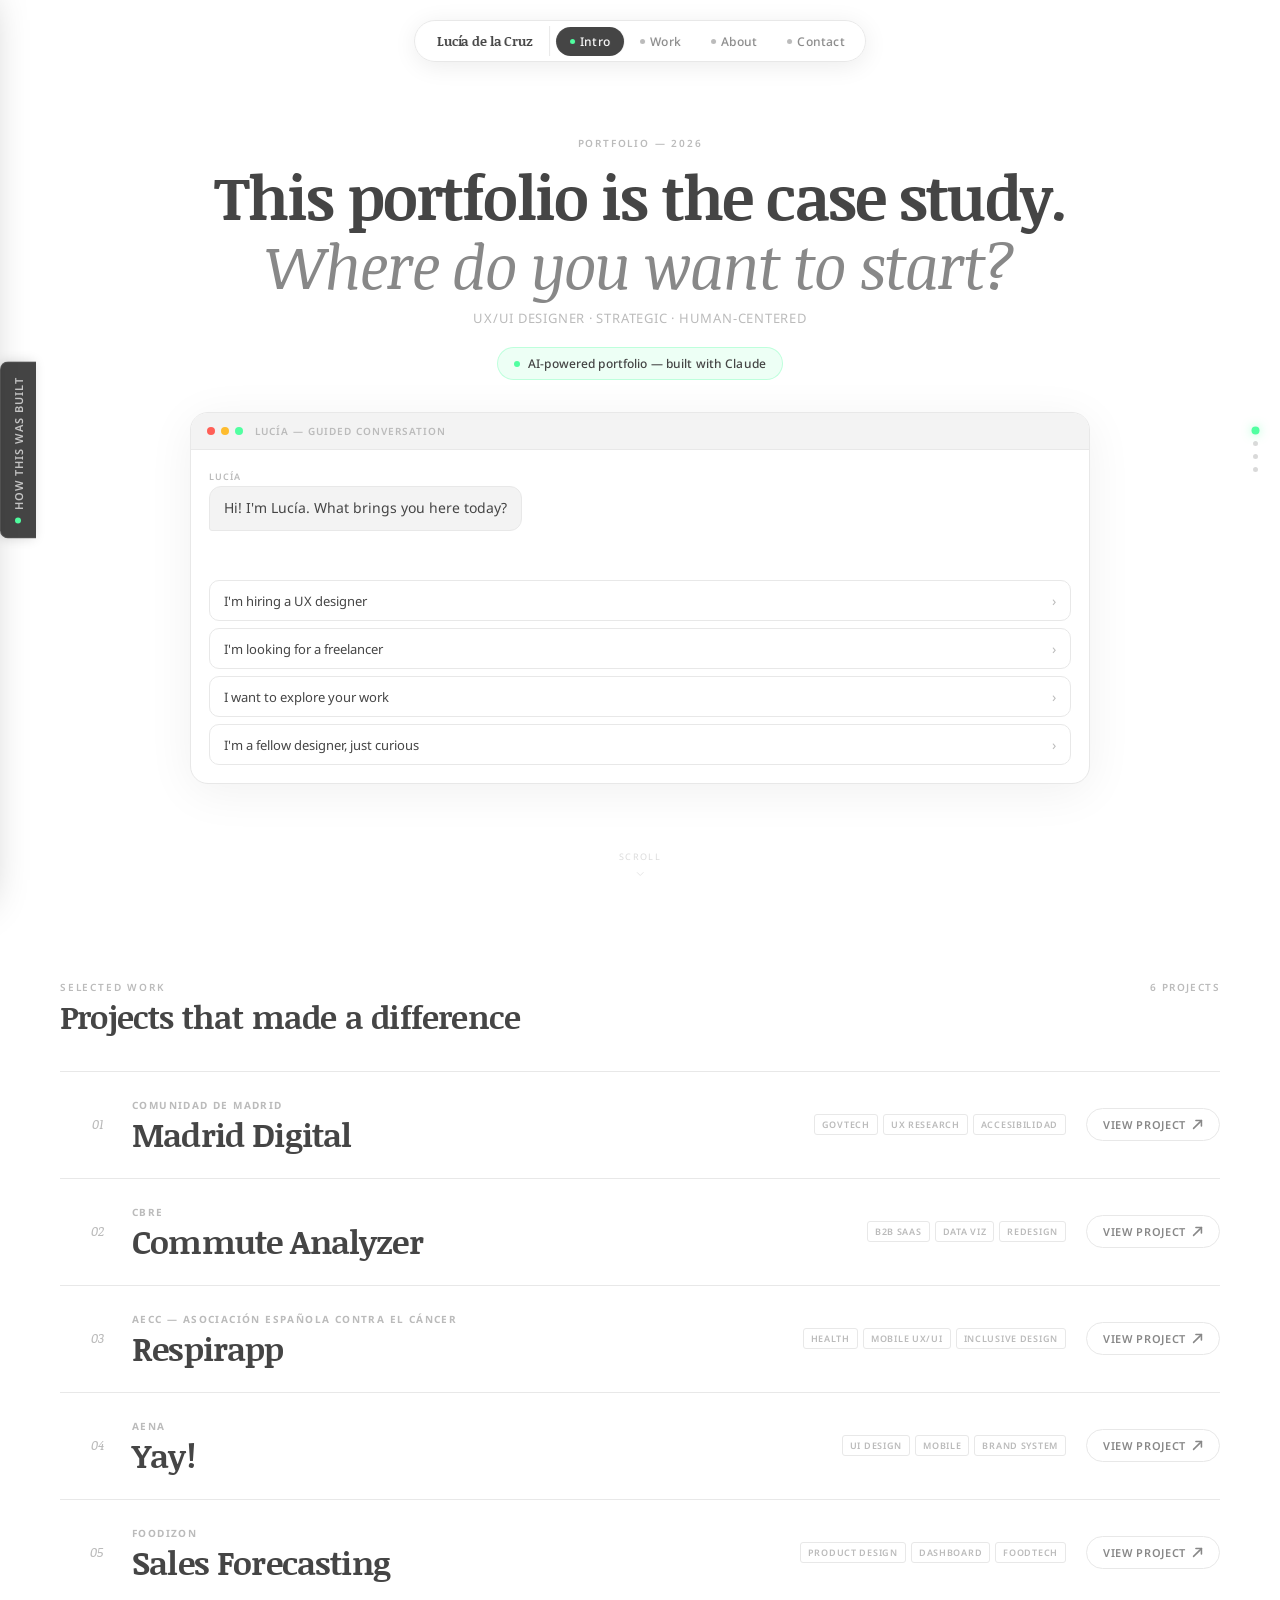
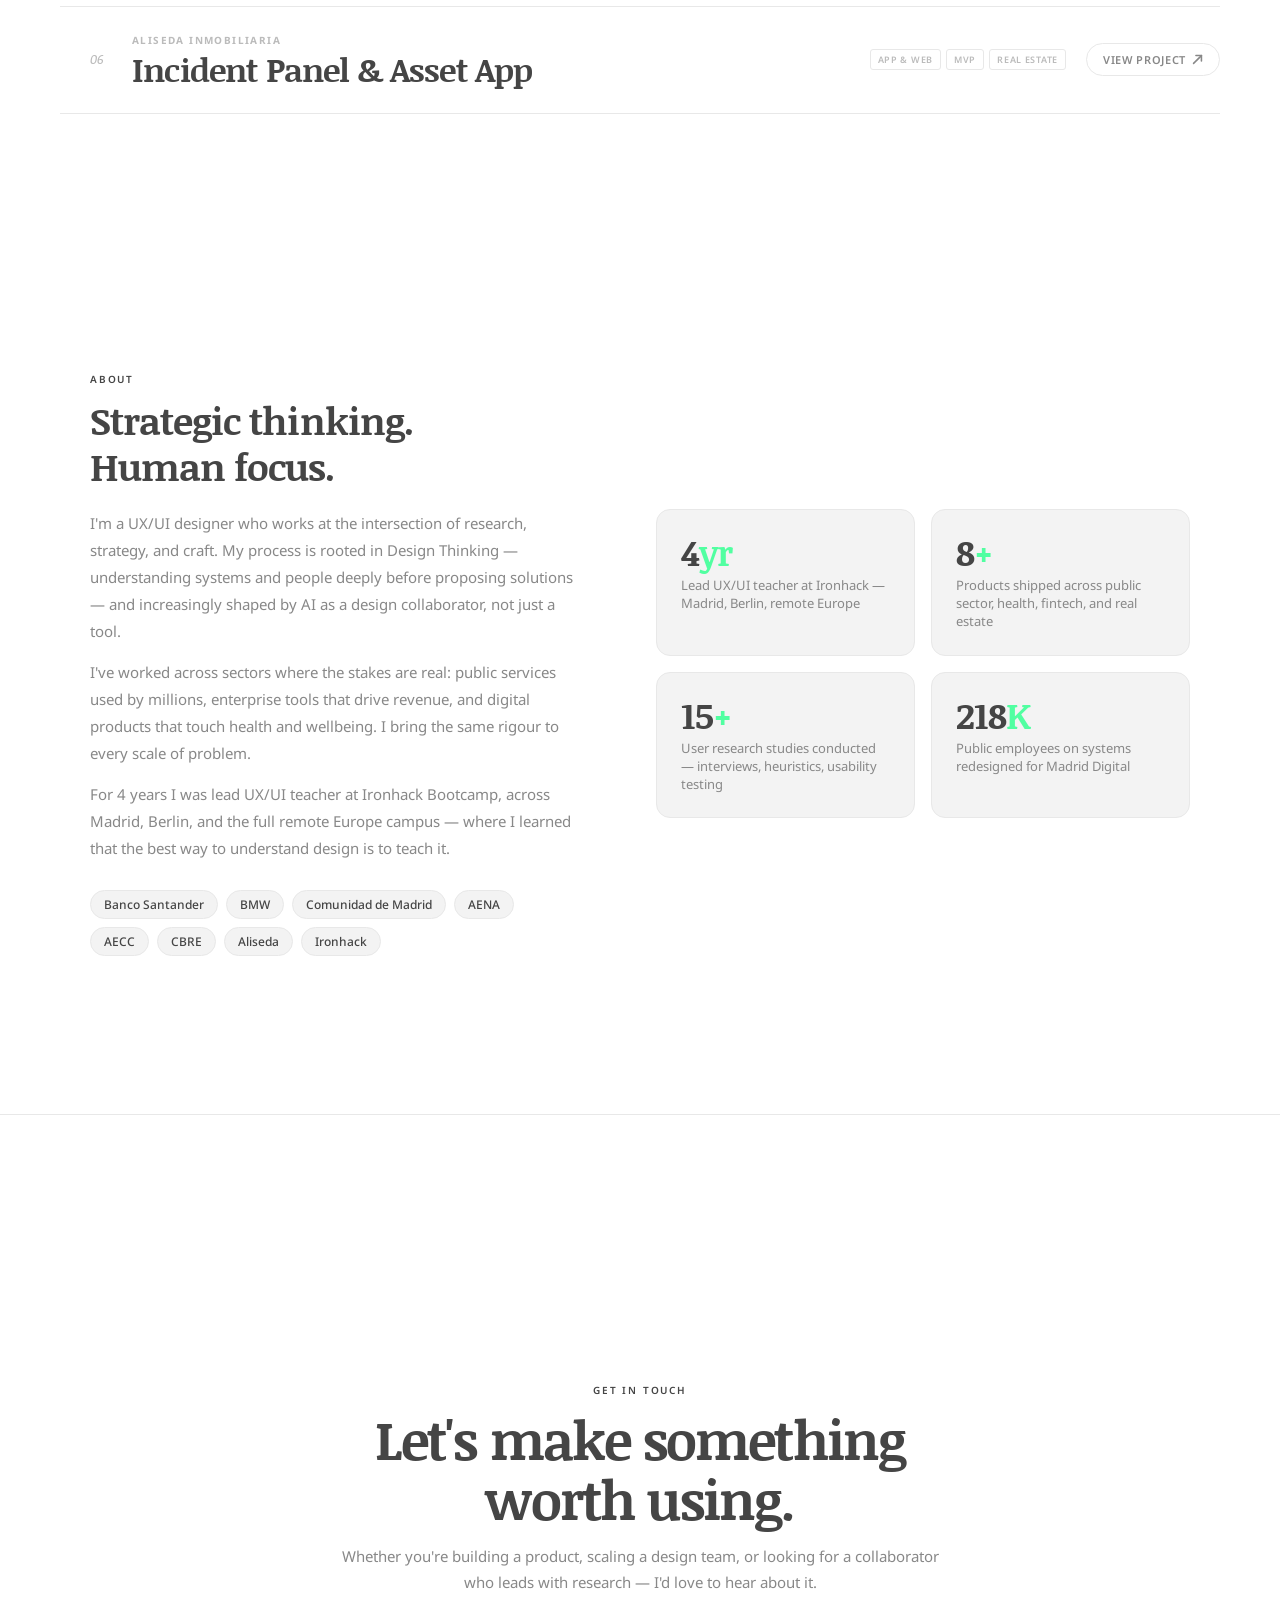
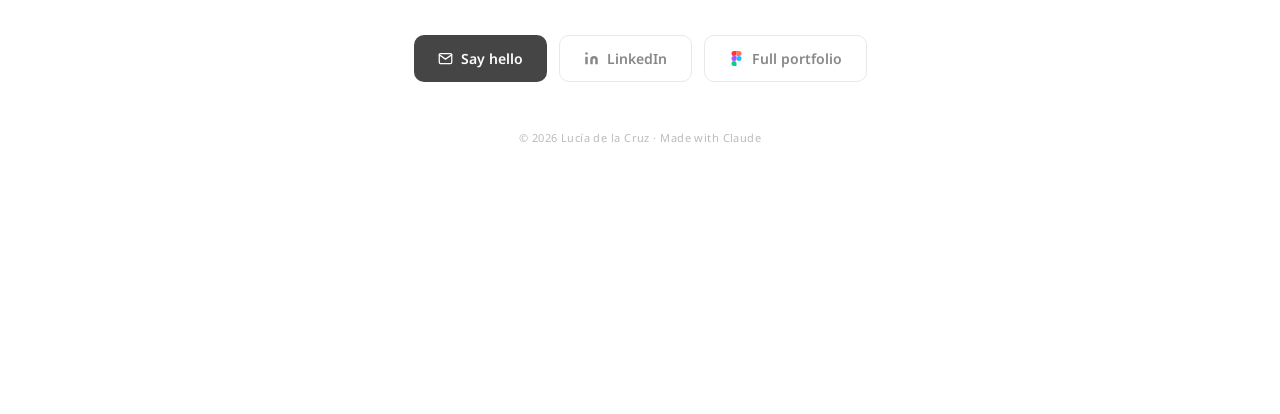
<file: index.html>
<!DOCTYPE html>
<html lang="en">
<head>
  <meta charset="UTF-8" />
  <meta name="viewport" content="width=device-width, initial-scale=1.0" />
  <title>Lucía de la Cruz — UX/UI Designer</title>
  <link href="https://fonts.googleapis.com/css2?family=Noticia+Text:ital,wght@0,400;0,700;1,400&family=Noto+Sans:wght@300;400;500;600&display=swap" rel="stylesheet" />
  <style>
    *, *::before, *::after { box-sizing: border-box; margin: 0; padding: 0; }

    :root {
      --accent: #51FFA1;
      --accent-dim: rgba(81,255,161,0.10);
      --accent-mid: rgba(81,255,161,0.30);
      --text: #454545;
      --text-light: #888;
      --text-lighter: #bbb;
      --bg: #ffffff;
      --bg-alt: #F3F3F3;
      --border: #e8e8e8;
      --font-display: 'Noticia Text', serif;
      --font-body: 'Noto Sans', sans-serif;
    }

    html { scroll-snap-type: y mandatory; overflow-y: scroll; overflow-x: hidden; }
    body { font-family: var(--font-body); color: var(--text); background: var(--bg); }

    .fs {
      min-height: 100vh;
      scroll-snap-align: start;
      display: flex;
      flex-direction: column;
      position: relative;
      overflow: hidden;
    }

    /* ── PILL NAV ── */
    .pill-nav {
      position: fixed;
      top: 20px; left: 50%;
      transform: translateX(-50%);
      z-index: 300;
      display: flex; align-items: center; gap: 2px;
      background: rgba(255,255,255,0.92);
      backdrop-filter: blur(20px);
      -webkit-backdrop-filter: blur(20px);
      border: 1px solid var(--border);
      border-radius: 100px;
      padding: 5px 6px;
      box-shadow: 0 4px 24px rgba(0,0,0,0.08);
    }

    .pill-name {
      font-family: var(--font-display);
      font-size: 0.8125rem; font-weight: 700;
      color: var(--text); padding: 6px 16px;
      letter-spacing: -0.01em; white-space: nowrap;
      border-right: 1px solid var(--border); margin-right: 4px;
    }

    .pill-btn {
      display: flex; align-items: center; gap: 5px;
      padding: 6px 14px; border-radius: 100px; border: none;
      background: transparent;
      font-family: var(--font-body); font-size: 0.75rem; font-weight: 500;
      color: var(--text-light); cursor: pointer;
      transition: all 0.2s; white-space: nowrap; letter-spacing: 0.02em;
    }

    .pill-btn .pdot {
      width: 5px; height: 5px; border-radius: 50%;
      background: var(--text-lighter); transition: all 0.2s; flex-shrink: 0;
    }

    .pill-btn.active { background: var(--text); color: #fff; }
    .pill-btn.active .pdot { background: var(--accent); }
    .pill-btn:hover:not(.active) { color: var(--text); background: var(--bg-alt); }

    /* right dots */
    .nav-dots {
      position: fixed; right: 22px; top: 50%;
      transform: translateY(-50%); z-index: 200;
      display: flex; flex-direction: column; gap: 8px;
    }

    .nav-dot {
      width: 5px; height: 5px; border-radius: 50%;
      background: rgba(0,0,0,0.15);
      cursor: pointer; transition: all 0.3s; border: none; padding: 0;
    }

    .nav-dot.active {
      background: var(--accent); transform: scale(1.6);
      box-shadow: 0 0 6px rgba(81,255,161,0.5);
    }

    /* ═══════════════════════════════════════
       PROMPT LOG DRAWER — versioned changelog
    ═══════════════════════════════════════ */
    .log-trigger {
      position: fixed; left: 0; top: 50%;
      transform: translateY(-50%); z-index: 400;
    }

    .log-tab {
      writing-mode: vertical-rl; text-orientation: mixed;
      transform: rotate(180deg);
      display: flex; align-items: center; gap: 7px;
      padding: 14px 10px;
      background: var(--text);
      border: 1px solid rgba(255,255,255,0.1); border-left: none;
      border-radius: 0 8px 8px 0;
      cursor: pointer;
      font-family: var(--font-body); font-size: 0.6875rem; font-weight: 600;
      letter-spacing: 0.1em; text-transform: uppercase;
      color: rgba(255,255,255,0.7);
      transition: all 0.2s;
      box-shadow: 2px 0 12px rgba(0,0,0,0.15);
      white-space: nowrap;
    }

    .log-tab:hover { color: #fff; background: #2a2a2a; }

    .log-tab-dot {
      width: 6px; height: 6px; border-radius: 50%;
      background: var(--accent); animation: pulse 2s ease infinite; flex-shrink: 0;
    }

    .log-overlay {
      position: fixed; inset: 0; background: rgba(0,0,0,0.12);
      z-index: 490; opacity: 0; pointer-events: none; transition: opacity 0.3s;
    }
    .log-overlay.on { opacity: 1; pointer-events: all; }

    .log-drawer {
      position: fixed; left: -460px; top: 0; bottom: 0; width: 440px;
      background: #111;
      border-right: 1px solid rgba(255,255,255,0.08);
      z-index: 500;
      display: flex; flex-direction: column;
      box-shadow: 4px 0 40px rgba(0,0,0,0.3);
      transition: left 0.35s cubic-bezier(0.25,0.46,0.45,0.94);
      overflow: hidden;
    }

    .log-drawer.open { left: 0; }

    /* drawer header */
    .log-head {
      padding: 28px 28px 20px;
      border-bottom: 1px solid var(--border);
      flex-shrink: 0;
    }

    .log-head-top {
      display: flex; align-items: flex-start;
      justify-content: space-between; margin-bottom: 16px;
    }

    .log-head-title {
      font-family: var(--font-display);
      font-size: 1.0625rem; font-weight: 700;
      color: #fff; letter-spacing: -0.01em; margin-bottom: 3px;
    }

    .log-head-sub {
      font-size: 0.75rem; color: rgba(255,255,255,0.4); line-height: 1.5;
    }

    .log-close {
      width: 28px; height: 28px; border-radius: 6px;
      border: 1px solid rgba(255,255,255,0.12); background: rgba(255,255,255,0.06);
      cursor: pointer; font-size: 0.875rem; color: rgba(255,255,255,0.5);
      display: flex; align-items: center; justify-content: center;
      transition: all 0.15s; flex-shrink: 0; margin-left: 12px; margin-top: 2px;
    }

    .log-close:hover { background: rgba(255,255,255,0.12); color: #fff; }

    .log-meta { display: flex; gap: 20px; }
    .log-meta-item { }

    .log-meta-label {
      font-size: 0.5625rem; font-weight: 700;
      letter-spacing: 0.12em; text-transform: uppercase;
      color: rgba(255,255,255,0.25); margin-bottom: 2px;
    }

    .log-meta-val {
      font-size: 0.75rem; font-weight: 600; color: rgba(255,255,255,0.7);
      font-family: monospace;
    }

    .log-meta-val.green { color: var(--accent); }

    .log-scroll { flex: 1; overflow-y: auto; padding: 0; }
    .log-scroll::-webkit-scrollbar { width: 3px; }
    .log-scroll::-webkit-scrollbar-thumb { background: rgba(255,255,255,0.1); border-radius: 2px; }

    .log-version { border-bottom: 1px solid rgba(255,255,255,0.06); }

    .log-version-header {
      display: flex; align-items: center; gap: 12px;
      padding: 14px 28px;
      background: rgba(255,255,255,0.03);
      border-bottom: 1px solid rgba(255,255,255,0.05);
      cursor: pointer; transition: background 0.15s;
    }

    .log-version-header:hover { background: rgba(255,255,255,0.06); }

    .log-v-num {
      font-family: monospace; font-size: 0.75rem; font-weight: 700;
      color: rgba(255,255,255,0.8);
      background: rgba(255,255,255,0.08);
      border: 1px solid rgba(255,255,255,0.12);
      border-radius: 4px; padding: 2px 8px; flex-shrink: 0;
    }

    .log-v-title { font-size: 0.8125rem; font-weight: 600; color: rgba(255,255,255,0.65); flex: 1; }
    .log-v-date { font-size: 0.6875rem; color: rgba(255,255,255,0.2); font-family: monospace; flex-shrink: 0; }

    .log-v-chevron {
      width: 14px; height: 14px; color: rgba(255,255,255,0.2);
      transition: transform 0.2s; flex-shrink: 0;
    }

    .log-version.open .log-v-chevron { transform: rotate(180deg); }

    .log-entries { display: none; flex-direction: column; gap: 0; padding: 0 28px; }
    .log-version.open .log-entries { display: flex; }

    .log-entry {
      display: flex; gap: 14px; padding: 14px 0;
      border-bottom: 1px solid rgba(255,255,255,0.05); position: relative;
    }

    .log-entry:last-child { border-bottom: none; }

    .log-stripe { width: 3px; flex-shrink: 0; border-radius: 2px; align-self: stretch; min-height: 20px; margin-top: 2px; }
    .log-stripe.add    { background: var(--accent); }
    .log-stripe.change { background: #FFCA01; }
    .log-stripe.remove { background: #E10E49; }
    .log-stripe.note   { background: rgba(255,255,255,0.15); }

    .log-entry-body { flex: 1; min-width: 0; }

    .log-entry-type {
      display: inline-flex; align-items: center; gap: 4px;
      font-size: 0.5625rem; font-weight: 700;
      letter-spacing: 0.1em; text-transform: uppercase; margin-bottom: 4px;
    }

    .log-entry-type.add    { color: var(--accent); }
    .log-entry-type.change { color: #FFCA01; }
    .log-entry-type.remove { color: #E10E49; }
    .log-entry-type.note   { color: rgba(255,255,255,0.25); }

    .log-entry-who { font-size: 0.5625rem; font-weight: 600; letter-spacing: 0.08em; text-transform: uppercase; color: rgba(255,255,255,0.25); margin-left: 8px; }
    .log-entry-who.is-claude { color: var(--accent); opacity: 0.8; }

    .log-entry-text { font-size: 0.8125rem; color: rgba(255,255,255,0.6); line-height: 1.55; }
    .log-entry-text code { font-family: monospace; font-size: 0.75rem; background: rgba(255,255,255,0.06); border: 1px solid rgba(255,255,255,0.1); padding: 1px 5px; border-radius: 3px; }
    .log-entry-text em { color: rgba(255,255,255,0.35); font-style: normal; }

    .log-prompt {
      margin-top: 8px; padding: 8px 12px;
      background: rgba(255,255,255,0.04); border-left: 2px solid rgba(255,255,255,0.1);
      border-radius: 0 6px 6px 0;
      font-size: 0.75rem; color: rgba(255,255,255,0.35);
      line-height: 1.55; font-style: italic;
    }

    /* ═══════════════════════════════════════
       S1 · HERO
    ═══════════════════════════════════════ */
    #s-hero {
      align-items: center; justify-content: center;
      padding: 100px 24px 80px; background: var(--bg);
    }

    .hero-inner {
      width: 100%; max-width: 900px;
      display: flex; flex-direction: column; align-items: center;
    }

    .hero-year {
      font-size: 0.625rem; font-weight: 600;
      letter-spacing: 0.18em; text-transform: uppercase;
      color: var(--text-lighter); margin-bottom: 12px;
    }

    .hero-title {
      font-family: var(--font-display);
      font-size: clamp(2.4rem,4.8vw,4.4rem); font-weight: 700;
      color: var(--text); text-align: center; line-height: 1.12;
      letter-spacing: -0.03em; margin-bottom: 10px;
      width: 100%;
    }

    .hero-title em {
      font-style: italic; font-weight: 400;
      color: var(--text-light);
      display: block;
    }

    .hero-sub {
      font-size: 0.8125rem; color: var(--text-lighter); font-weight: 400;
      text-align: center; letter-spacing: 0.06em; text-transform: uppercase;
      margin-bottom: 20px;
    }

    .ai-badge {
      display: inline-flex; align-items: center; gap: 8px;
      padding: 7px 16px; background: var(--accent-dim);
      border: 1px solid var(--accent-mid); border-radius: 100px;
      font-size: 0.75rem; font-weight: 500; color: var(--text);
      letter-spacing: 0.01em; margin-bottom: 32px;
    }

    .ai-dot {
      width: 6px; height: 6px; border-radius: 50%;
      background: var(--accent); animation: pulse 2s ease infinite;
    }

    @keyframes pulse { 0%,100%{transform:scale(1);opacity:1} 50%{transform:scale(1.5);opacity:.6} }

    /* chat */
    .chat-wrap {
      width: 100%; background: var(--bg);
      border: 1px solid var(--border); border-radius: 18px;
      overflow: hidden; box-shadow: 0 8px 48px rgba(0,0,0,0.06);
    }

    .chat-bar {
      display: flex; align-items: center; gap: 6px;
      padding: 11px 16px; background: var(--bg-alt);
      border-bottom: 1px solid var(--border);
    }

    .chat-dot { width: 8px; height: 8px; border-radius: 50%; }
    .cd-r{background:#ff5f57} .cd-y{background:#febc2e} .cd-g{background:var(--accent)}

    .chat-bar-lbl {
      margin-left: 6px; font-size: 0.625rem; font-weight: 600;
      color: var(--text-lighter); letter-spacing: 0.1em; text-transform: uppercase;
    }

    .chat-msgs {
      padding: 20px 18px 12px; min-height: 130px; max-height: 280px;
      overflow-y: auto; display: flex; flex-direction: column; gap: 14px;
    }

    .chat-msgs::-webkit-scrollbar{width:3px}
    .chat-msgs::-webkit-scrollbar-thumb{background:var(--border);border-radius:2px}

    .cmsg{display:flex;flex-direction:column;gap:3px;animation:msgIn .2s ease forwards}
    @keyframes msgIn{from{opacity:0;transform:translateY(4px)}to{opacity:1;transform:translateY(0)}}
    .cmsg.ai{align-self:flex-start;align-items:flex-start;max-width:88%}
    .cmsg.usr{align-self:flex-end;align-items:flex-end;max-width:88%}
    .cmsg-lbl{font-size:.5625rem;font-weight:600;letter-spacing:.12em;text-transform:uppercase;color:var(--text-lighter)}
    .cmsg-bbl{padding:10px 14px;border-radius:12px;font-size:.875rem;line-height:1.6}
    .cmsg.ai .cmsg-bbl{background:var(--bg-alt);border:1px solid var(--border);border-bottom-left-radius:3px}
    .cmsg.usr .cmsg-bbl{background:var(--text);color:#fff;border-bottom-right-radius:3px}

    .chat-choices{padding:0 18px 18px;display:flex;flex-direction:column;gap:7px}

    .choice-btn{
      width:100%;text-align:left;padding:10px 14px;
      border:1.5px solid var(--border);border-radius:10px;
      background:var(--bg);font-family:var(--font-body);font-size:.8125rem;
      color:var(--text);cursor:pointer;transition:all .16s;
      display:flex;align-items:center;justify-content:space-between;
    }
    .choice-btn:hover{border-color:var(--accent);background:var(--accent-dim)}
    .choice-arrow{color:var(--text-lighter);font-size:.875rem}

    .typing{display:none;align-self:flex-start;padding:10px 14px;background:var(--bg-alt);border:1px solid var(--border);border-radius:12px;border-bottom-left-radius:3px;gap:4px;align-items:center}
    .typing.on{display:flex}
    .tdot{width:5px;height:5px;border-radius:50%;background:var(--text-lighter);animation:tb 1.2s infinite}
    .tdot:nth-child(2){animation-delay:.2s}.tdot:nth-child(3){animation-delay:.4s}
    @keyframes tb{0%,60%,100%{transform:translateY(0);opacity:.4}30%{transform:translateY(-4px);opacity:1}}

    .cursor-blink{display:inline-block;width:2px;height:1em;background:var(--accent);margin-left:2px;vertical-align:text-bottom;animation:blink 1s step-end infinite}
    @keyframes blink{0%,100%{opacity:1}50%{opacity:0}}

    .scroll-hint{position:absolute;bottom:20px;left:50%;transform:translateX(-50%);display:flex;flex-direction:column;align-items:center;gap:5px;opacity:.3}
    .scroll-hint span{font-size:.5625rem;letter-spacing:.14em;text-transform:uppercase;color:var(--text-light)}
    .scroll-hint svg{animation:bob 2s ease infinite}
    @keyframes bob{0%,100%{transform:translateY(0)}50%{transform:translateY(5px)}}

    /* ═══════════════════════════════════════
       S2 · WORK — EDITORIAL LIST
    ═══════════════════════════════════════ */
    #s-work {
      background: var(--bg);
      min-height: 100vh;
      padding: 80px 0 100px;
      scroll-snap-align: start;
      display: flex;
      flex-direction: column;
    }

    .work-header {
      padding: 0 60px 32px;
      display: flex; align-items: baseline; justify-content: space-between;
    }

    .work-header .s-eye {
      font-size: 0.625rem; font-weight: 600;
      letter-spacing: 0.18em; text-transform: uppercase;
      color: var(--text-lighter);
    }

    .work-header h2 {
      font-family: var(--font-display);
      font-size: clamp(1.6rem,2.5vw,2.2rem); font-weight: 700;
      color: var(--text); letter-spacing: -0.025em;
    }

    .work-count {
      font-size: 0.625rem; font-weight: 600; letter-spacing: 0.14em;
      text-transform: uppercase; color: var(--text-lighter);
    }

    /* ── PROJECT LIST ── */
    .proj-list {
      flex: 1;
      padding: 0 60px;
      display: flex; flex-direction: column;
    }

    .proj-row {
      position: relative;
      display: grid;
      grid-template-columns: 44px 1fr auto;
      align-items: center;
      gap: 0 28px;
      padding: 26px 0;
      border-bottom: 1px solid var(--border);
      text-decoration: none; color: inherit;
      transition: background 0.18s;
      cursor: pointer;
    }

    .proj-row:first-child { border-top: 1px solid var(--border); }

    /* neon sweep on hover */
    .proj-row::before {
      content: '';
      position: absolute; inset: 0;
      background: var(--accent-dim);
      transform: scaleX(0); transform-origin: left;
      transition: transform 0.36s cubic-bezier(0.76,0,0.24,1);
      pointer-events: none; z-index: 0;
    }
    .proj-row:hover::before { transform: scaleX(1); }
    .proj-row > * { position: relative; z-index: 1; }

    /* index number */
    .proj-n {
      font-family: var(--font-display);
      font-size: 0.8125rem; font-weight: 400; font-style: italic;
      color: var(--text-lighter); text-align: right; line-height: 1;
      transition: color 0.2s;
    }
    .proj-row:hover .proj-n { color: var(--accent); }

    /* centre */
    .proj-mid {}

    .proj-client {
      font-size: 0.625rem; font-weight: 700; letter-spacing: 0.14em;
      text-transform: uppercase; color: var(--text-lighter);
      margin-bottom: 5px; display: block; transition: color 0.2s;
    }
    .proj-row:hover .proj-client { color: var(--text-light); }

    .proj-name {
      font-family: var(--font-display);
      font-size: clamp(1.55rem, 2.6vw, 2.4rem);
      font-weight: 700; line-height: 1.05; letter-spacing: -0.025em;
      color: var(--text); transition: color 0.2s;
    }
    .proj-row:hover .proj-name { color: var(--text); }

    /* right */
    .proj-right {
      display: flex; align-items: center; gap: 20px;
    }

    .proj-tags {
      display: flex; gap: 5px; flex-wrap: wrap; justify-content: flex-end;
    }

    .proj-tag {
      font-size: 0.5625rem; font-weight: 600; letter-spacing: 0.08em;
      text-transform: uppercase; color: var(--text-lighter);
      border: 1px solid var(--border); border-radius: 3px;
      padding: 3px 7px; transition: border-color 0.2s, color 0.2s;
    }
    .proj-row:hover .proj-tag {
      border-color: var(--accent-mid); color: var(--text-light);
    }

    /* CTA button */
    .proj-cta {
      display: inline-flex; align-items: center; gap: 6px;
      padding: 8px 16px; border-radius: 100px;
      background: transparent;
      border: 1.5px solid var(--border);
      font-family: var(--font-body); font-size: 0.6875rem; font-weight: 600;
      letter-spacing: 0.06em; text-transform: uppercase;
      color: var(--text-light); white-space: nowrap;
      text-decoration: none;
      transition: all 0.2s; flex-shrink: 0;
    }
    .proj-cta svg { transition: transform 0.2s; }
    .proj-row:hover .proj-cta {
      background: var(--accent); border-color: var(--accent);
      color: #1a1a1a;
    }
    .proj-row:hover .proj-cta svg { transform: translate(2px,-2px); }

    @media (max-width: 860px) {
      .work-header { padding: 0 24px 28px; }
      .proj-list { padding: 0 24px; }
      .proj-row { grid-template-columns: 32px 1fr; }
      .proj-right { display: none; }
    }


    /* ═══════════════════════════════════════
       S3 · ABOUT
    ═══════════════════════════════════════ */
    #s-about {
      background: var(--bg);
      align-items: center; justify-content: center; padding: 80px 40px;
    }

    .about-inner {
      max-width: 1100px; width: 100%;
      display: grid; grid-template-columns: 1fr 1.1fr;
      gap: 80px; align-items: center;
    }

    .about-left .s-eye { color: var(--text); margin-bottom: 12px; }

    .about-left .s-eye {
      font-size: 0.625rem; font-weight: 600;
      letter-spacing: 0.18em; text-transform: uppercase; display: block;
    }

    .about-left h2 {
      font-family: var(--font-display);
      font-size: clamp(1.8rem,3vw,2.6rem); font-weight: 700;
      letter-spacing: -0.025em; color: var(--text);
      line-height: 1.2; margin-bottom: 20px;
    }

    .about-left p {
      font-size: 0.9375rem; color: var(--text-light);
      line-height: 1.8; margin-bottom: 14px;
    }

    .about-left p strong { color: var(--text); font-weight: 600; }

    .clients-row { margin-top: 28px; display: flex; flex-wrap: wrap; gap: 8px; }

    .client-chip {
      font-size: 0.75rem; font-weight: 500;
      color: var(--text); background: var(--bg-alt);
      border: 1px solid var(--border); border-radius: 100px; padding: 5px 13px;
    }

    .about-right { display: grid; grid-template-columns: 1fr 1fr; gap: 16px; }

    .astat {
      padding: 24px; border-radius: 14px;
      border: 1px solid var(--border); background: var(--bg-alt);
    }

    .astat-n {
      font-family: var(--font-display); font-size: 2.25rem;
      font-weight: 700; color: var(--text);
      letter-spacing: -0.03em; line-height: 1; margin-bottom: 6px;
    }

    .astat-n span { color: var(--accent); }
    .astat-l { font-size: 0.8125rem; color: var(--text-light); line-height: 1.4; }

    /* ═══════════════════════════════════════
       S4 · CONTACT
    ═══════════════════════════════════════ */
    #s-contact {
      background: var(--bg); border-top: 1px solid var(--border);
      align-items: center; justify-content: center; padding: 80px 40px;
    }

    .contact-inner { max-width: 600px; width: 100%; text-align: center; }

    .contact-eye {
      font-size: 0.625rem; font-weight: 600;
      letter-spacing: 0.18em; text-transform: uppercase;
      color: var(--text); margin-bottom: 12px;
    }

    .contact-title {
      font-family: var(--font-display);
      font-size: clamp(2rem,5vw,3.4rem); font-weight: 700;
      color: var(--text); letter-spacing: -0.035em;
      line-height: 1.1; margin-bottom: 16px;
    }

    .contact-sub {
      font-size: 0.9375rem; color: var(--text-light);
      line-height: 1.7; margin-bottom: 40px;
    }

    .contact-links { display: flex; gap: 12px; justify-content: center; flex-wrap: wrap; }

    .cbtn {
      display: inline-flex; align-items: center; gap: 8px;
      padding: 13px 24px; border-radius: 10px;
      font-family: var(--font-body); font-size: 0.875rem; font-weight: 600;
      text-decoration: none; transition: all 0.2s;
    }

    .cbtn-accent { background: var(--text); color: #fff; }
    .cbtn-accent:hover { background: #2a2a2a; transform: translateY(-2px); }
    .cbtn-ghost { background: transparent; color: var(--text-light); border: 1px solid var(--border); }
    .cbtn-ghost:hover { border-color: var(--text); color: var(--text); }

    .contact-foot {
      margin-top: 48px; font-size: 0.6875rem;
      color: var(--text-lighter); letter-spacing: 0.04em;
    }

    /* ── RESPONSIVE ── */
    @media (max-width: 860px) {
      .pill-name { display: none; }
      .work-header { padding: 0 24px 32px; }
      .rc-inner { padding: 0 24px 20px; }
      .log-drawer { width: 320px; left: -340px; }
    }

    @media (max-width: 640px) {
      .pill-btn { padding: 6px 10px; font-size: 0.6875rem; }
      .nav-dots { display: none; }
      .rc-madrid .rc-name { font-size: 3rem; }
      .rc-cbre   .rc-name { font-size: 2.4rem; }
      .rc-resp .rc-name,.rc-yay .rc-name { font-size: 2rem; }
      .rc-food .rc-name,.rc-alis .rc-name { font-size: 1.75rem; }
      .rc-madrid { height:180px; } .rc-cbre { height:150px; }
      .rc-resp,.rc-yay { height:130px; }
      .rc-food,.rc-alis { height:110px; }
      #s-about { padding: 80px 20px; }
      .about-inner { grid-template-columns: 1fr; gap: 36px; }
      #s-contact { padding: 80px 20px; }
      .log-tab { display: none; }
    }

    @media (prefers-reduced-motion: reduce) {
      html { scroll-snap-type: none; }
      *,*::before,*::after { animation: none!important; transition: none!important; }
    }
  </style>
</head>
<body>

<!-- PILL NAV -->
<nav class="pill-nav">
  <span class="pill-name">Lucía de la Cruz</span>
  <button class="pill-btn active" data-target="s-hero"><span class="pdot"></span>Intro</button>
  <button class="pill-btn" data-target="s-work"><span class="pdot"></span>Work</button>
  <button class="pill-btn" data-target="s-about"><span class="pdot"></span>About</button>
  <button class="pill-btn" data-target="s-contact"><span class="pdot"></span>Contact</button>
</nav>

<!-- RIGHT DOTS -->
<div class="nav-dots">
  <button class="nav-dot active" data-target="s-hero"></button>
  <button class="nav-dot" data-target="s-work"></button>
  <button class="nav-dot" data-target="s-about"></button>
  <button class="nav-dot" data-target="s-contact"></button>
</div>

<!-- PROMPT LOG -->
<div class="log-overlay" id="logOverlay"></div>

<div class="log-trigger">
  <button class="log-tab" id="logTabBtn">
    <span class="log-tab-dot"></span>
    How this was built
  </button>
</div>

<aside class="log-drawer" id="logDrawer">
  <div class="log-head" style="padding:28px 28px 20px;border-bottom:1px solid rgba(255,255,255,0.08);flex-shrink:0;">
    <div class="log-head-top">
      <div>
        <p class="log-head-title">lucía-portfolio · design log</p>
        <p class="log-head-sub">Versioned record of AI-assisted design decisions. Each entry shows who initiated the change, what was built, and why.</p>
      </div>
      <button class="log-close" id="logClose">✕</button>
    </div>
    <div class="log-meta">
      <div class="log-meta-item">
        <p class="log-meta-label">Collaborators</p>
        <p class="log-meta-val">Lucía + Claude</p>
      </div>
      <div class="log-meta-item">
        <p class="log-meta-label">Status</p>
        <p class="log-meta-val green">● Live</p>
      </div>
      <div class="log-meta-item">
        <p class="log-meta-label">Versions</p>
        <p class="log-meta-val">6</p>
      </div>
    </div>
  </div>

  <div class="log-scroll">

    <!-- v0.8 — CURRENT -->
    <div class="log-version open">
      <div class="log-version-header" onclick="toggleVersion(this)">
        <span class="log-v-num">v0.8</span>
        <span class="log-v-title">Editorial project list — final direction</span>
        <span class="log-v-date">Jun 2026</span>
        <svg class="log-v-chevron" viewBox="0 0 24 24" fill="none" stroke="currentColor" stroke-width="2" stroke-linecap="round"><polyline points="6 9 12 15 18 9"/></svg>
      </div>
      <div class="log-entries">
        <div class="log-entry">
          <div class="log-stripe change"></div>
          <div class="log-entry-body">
            <div><span class="log-entry-type change">~ Changed</span><span class="log-entry-who">Lucía</span></div>
            <p class="log-entry-text">Rejected all card-based layouts. Requested an editorial, clean, intuitive direction — no background images in the project grid.</p>
            <div class="log-prompt">"I don't like this design at all. Can you make a new proposal, different from everything before, without background images? I'm looking for an editorial, clean, intuitive style."</div>
          </div>
        </div>
        <div class="log-entry">
          <div class="log-stripe add"></div>
          <div class="log-entry-body">
            <div><span class="log-entry-type add">+ Added</span><span class="log-entry-who is-claude">Claude</span></div>
            <p class="log-entry-text">Replaced the card grid with a magazine index list: hairline dividers, numbered rows in italic serif, project title at editorial scale, tags and a CTA button flush right. Accent colour (<code>#51FFA1</code>) reserved for hover state only — neon sweep fills the row background on interaction. Cover images removed from the layout and repurposed as cursor-following previews on hover.</p>
          </div>
        </div>
        <div class="log-entry">
          <div class="log-stripe change"></div>
          <div class="log-entry-body">
            <div><span class="log-entry-type change">~ Changed</span><span class="log-entry-who">Lucía</span></div>
            <p class="log-entry-text">Cursor preview removed. Design log updated to 8 versions. Requested full deployable folder.</p>
            <div class="log-prompt">"Remove the hover image. Update the design log. Give me the whole folder with everything I need."</div>
          </div>
        </div>
        <div class="log-entry">
          <div class="log-stripe remove"></div>
          <div class="log-entry-body">
            <div><span class="log-entry-type remove">− Removed</span><span class="log-entry-who is-claude">Claude</span></div>
            <p class="log-entry-text">Cursor-following image preview removed from <code>#s-work</code>. The list now communicates project identity through typography and tags alone — consistent with the editorial restraint of the direction.</p>
          </div>
        </div>
      </div>
    </div>

    <!-- v0.7 -->
    <div class="log-version">
      <div class="log-version-header" onclick="toggleVersion(this)">
        <span class="log-v-num">v0.7</span>
        <span class="log-v-title">Cover images — background vs. hover preview</span>
        <span class="log-v-date">Jun 2026</span>
        <svg class="log-v-chevron" viewBox="0 0 24 24" fill="none" stroke="currentColor" stroke-width="2" stroke-linecap="round"><polyline points="6 9 12 15 18 9"/></svg>
      </div>
      <div class="log-entries">
        <div class="log-entry">
          <div class="log-stripe add"></div>
          <div class="log-entry-body">
            <div><span class="log-entry-type add">+ Added</span><span class="log-entry-who">Lucía</span></div>
            <p class="log-entry-text">Supplied new cover images as JPGs with correct brand background colours (pink, mint green, cream) to replace earlier dark-background PNGs.</p>
            <div class="log-prompt">"Use the new images I'm giving you — and respect the transparencies for white backgrounds."</div>
          </div>
        </div>
        <div class="log-entry">
          <div class="log-stripe change"></div>
          <div class="log-entry-body">
            <div><span class="log-entry-type change">~ Changed</span><span class="log-entry-who is-claude">Claude</span></div>
            <p class="log-entry-text">Attempted three strategies: (1) 2-col white card grid with cover images as <code>object-fit: cover</code>; (2) restored original index with images injected as per-card <code>background-image</code> via CSS; (3) editorial list with images attached only to cursor hover. All three rejected or iterated — led directly to v0.8.</p>
          </div>
        </div>
      </div>
    </div>

    <!-- v0.6 -->
    <div class="log-version">
      <div class="log-version-header" onclick="toggleVersion(this)">
        <span class="log-v-num">v0.6</span>
        <span class="log-v-title">Changelog drawer — professional rewrite</span>
        <span class="log-v-date">Jun 2026</span>
        <svg class="log-v-chevron" viewBox="0 0 24 24" fill="none" stroke="currentColor" stroke-width="2" stroke-linecap="round"><polyline points="6 9 12 15 18 9"/></svg>
      </div>
      <div class="log-entries">
        <div class="log-entry">
          <div class="log-stripe change"></div>
          <div class="log-entry-body">
            <div><span class="log-entry-type change">~ Changed</span><span class="log-entry-who">Lucía</span></div>
            <p class="log-entry-text">Prompt log rewritten as versioned changelog with stronger visual structure and professional tone.</p>
            <div class="log-prompt">"The prompt log drawer needs to be more professional in the writing. I need it to be more visual."</div>
          </div>
        </div>
        <div class="log-entry">
          <div class="log-stripe change"></div>
          <div class="log-entry-body">
            <div><span class="log-entry-type change">~ Changed</span><span class="log-entry-who is-claude">Claude</span></div>
            <p class="log-entry-text">Redesigned drawer: collapsible version blocks, diff stripe system (green add / yellow change / red remove / grey note), monospace metadata header, prompt quotes separated visually from analysis. Writing register shifted to technical audit trail — consistent with the AI-collaboration angle of the portfolio.</p>
          </div>
        </div>
      </div>
    </div>

    <!-- v0.5 -->
    <div class="log-version">
      <div class="log-version-header" onclick="toggleVersion(this)">
        <span class="log-v-num">v0.5</span>
        <span class="log-v-title">AI transparency layer</span>
        <span class="log-v-date">Jun 2026</span>
        <svg class="log-v-chevron" viewBox="0 0 24 24" fill="none" stroke="currentColor" stroke-width="2" stroke-linecap="round"><polyline points="6 9 12 15 18 9"/></svg>
      </div>
      <div class="log-entries">
        <div class="log-entry">
          <div class="log-stripe add"></div>
          <div class="log-entry-body">
            <div><span class="log-entry-type add">+ Added</span><span class="log-entry-who">Lucía</span></div>
            <p class="log-entry-text">Requested stronger AI collaboration signal to impress hiring managers and attract clients who want AI-forward designers.</p>
            <div class="log-prompt">"How can we make it more impactful in terms of AI collaboration?"</div>
          </div>
        </div>
        <div class="log-entry">
          <div class="log-stripe add"></div>
          <div class="log-entry-body">
            <div><span class="log-entry-type add">+ Added</span><span class="log-entry-who is-claude">Claude</span></div>
            <p class="log-entry-text">Built prompt log drawer: persistent side tab with pulsing dot, exposing the real design conversation as a versioned changelog. Connected to guided chat — the "fellow designer" path opens the drawer directly, turning the transparency mechanism itself into a portfolio talking point.</p>
          </div>
        </div>
      </div>
    </div>

    <!-- v0.4 -->
    <div class="log-version">
      <div class="log-version-header" onclick="toggleVersion(this)">
        <span class="log-v-num">v0.4</span>
        <span class="log-v-title">Project grid — 4 attempts before a direction landed</span>
        <span class="log-v-date">Jun 2026</span>
        <svg class="log-v-chevron" viewBox="0 0 24 24" fill="none" stroke="currentColor" stroke-width="2" stroke-linecap="round"><polyline points="6 9 12 15 18 9"/></svg>
      </div>
      <div class="log-entries">
        <div class="log-entry">
          <div class="log-stripe remove"></div>
          <div class="log-entry-body">
            <div><span class="log-entry-type remove">− Removed</span><span class="log-entry-who">Lucía</span></div>
            <p class="log-entry-text">Horizontal scroll, bento grid, and image-led 2-column rejected in sequence.</p>
            <div class="log-prompt">"I still don't like the grid for the projects. I would like them to be more visual, bigger. Forget about the images — just create something with the typography and colors. Something new."</div>
          </div>
        </div>
        <div class="log-entry">
          <div class="log-stripe add"></div>
          <div class="log-entry-body">
            <div><span class="log-entry-type add">+ Added</span><span class="log-entry-who is-claude">Claude</span></div>
            <p class="log-entry-text">Designed typographic river: full-width colour blocks stacked vertically, no images. Project name rendered at editorial scale (up to 9rem) as the sole visual. Brand colours derived from each client's identity: <code>#BF0000</code> Madrid, <code>#095F34</code> CBRE, <code>#748F48</code> Respirapp, <code>#FFCA01</code> Yay!, <code>#33CC33</code> Foodizon, <code>#E10E49</code> Aliseda. Accepted — held until v0.7 cover image integration prompted a rethink.</p>
          </div>
        </div>
      </div>
    </div>

    <!-- v0.3 -->
    <div class="log-version">
      <div class="log-version-header" onclick="toggleVersion(this)">
        <span class="log-v-num">v0.3</span>
        <span class="log-v-title">Architecture — full-screen snap sections</span>
        <span class="log-v-date">Jun 2026</span>
        <svg class="log-v-chevron" viewBox="0 0 24 24" fill="none" stroke="currentColor" stroke-width="2" stroke-linecap="round"><polyline points="6 9 12 15 18 9"/></svg>
      </div>
      <div class="log-entries">
        <div class="log-entry">
          <div class="log-stripe change"></div>
          <div class="log-entry-body">
            <div><span class="log-entry-type change">~ Changed</span><span class="log-entry-who">Lucía</span></div>
            <p class="log-entry-text">Replaced scrolling layout with full-screen snap sections. Top header nav rejected — too traditional.</p>
            <div class="log-prompt">"I think the navigation and layout is too traditional. Can you suggest something different?"</div>
          </div>
        </div>
        <div class="log-entry">
          <div class="log-stripe add"></div>
          <div class="log-entry-body">
            <div><span class="log-entry-type add">+ Added</span><span class="log-entry-who is-claude">Claude</span></div>
            <p class="log-entry-text">Proposed 3 nav directions: floating pill (bottom), corner monogram only, slide-in side panel. Lucía selected floating pill — repositioned to top. <code>scroll-snap-type: y mandatory</code> applied to the root, giving each section full viewport ownership. Freeform AI chat replaced with guided Q&A flow — 4 entry paths (hiring, freelance, explore, peer), no API dependency.</p>
          </div>
        </div>
      </div>
    </div>

    <!-- v0.2 -->
    <div class="log-version">
      <div class="log-version-header" onclick="toggleVersion(this)">
        <span class="log-v-num">v0.2</span>
        <span class="log-v-title">Case studies — Madrid Digital + CBRE</span>
        <span class="log-v-date">Jun 2026</span>
        <svg class="log-v-chevron" viewBox="0 0 24 24" fill="none" stroke="currentColor" stroke-width="2" stroke-linecap="round"><polyline points="6 9 12 15 18 9"/></svg>
      </div>
      <div class="log-entries">
        <div class="log-entry">
          <div class="log-stripe add"></div>
          <div class="log-entry-body">
            <div><span class="log-entry-type add">+ Added</span><span class="log-entry-who is-claude">Claude</span></div>
            <p class="log-entry-text">Built <code>madrid-digital.html</code> and <code>cbre.html</code>. For Madrid Digital, sourced public data: 10M annual accesses, 220+ services, 218K public employees, 98.4% digital strategy executed ahead of schedule. Used to anchor the case study with credible impact metrics rather than placeholder copy.</p>
          </div>
        </div>
        <div class="log-entry">
          <div class="log-stripe add"></div>
          <div class="log-entry-body">
            <div><span class="log-entry-type add">+ Added</span><span class="log-entry-who is-claude">Claude</span></div>
            <p class="log-entry-text">CBRE case study built from uploaded PDF. Extracted verbatim user quotes, NN/g heuristic findings, sprint workflow, before/after comparisons. Design decision: inline SVG illustrations for before/after — avoids additional image assets and keeps the file self-contained.</p>
          </div>
        </div>
      </div>
    </div>

    <!-- v0.1 -->
    <div class="log-version">
      <div class="log-version-header" onclick="toggleVersion(this)">
        <span class="log-v-num">v0.1</span>
        <span class="log-v-title">Initial concept — AI conversational portfolio</span>
        <span class="log-v-date">Jun 2026</span>
        <svg class="log-v-chevron" viewBox="0 0 24 24" fill="none" stroke="currentColor" stroke-width="2" stroke-linecap="round"><polyline points="6 9 12 15 18 9"/></svg>
      </div>
      <div class="log-entries">
        <div class="log-entry">
          <div class="log-stripe add"></div>
          <div class="log-entry-body">
            <div><span class="log-entry-type add">+ Added</span><span class="log-entry-who">Lucía</span></div>
            <p class="log-entry-text">Brief: build a portfolio that showcases AI-assisted UX/UI design. The portfolio itself should be the demonstration — not a page about AI, but a page built with it.</p>
            <div class="log-prompt">"I would like this portfolio to be AI based. This will be a showcase of how to use AI to create a UX/UI project — the project itself will be this portfolio."</div>
          </div>
        </div>
        <div class="log-entry">
          <div class="log-stripe add"></div>
          <div class="log-entry-body">
            <div><span class="log-entry-type add">+ Added</span><span class="log-entry-who is-claude">Claude</span></div>
            <p class="log-entry-text">Proposed concept: guided conversational hero (simulated chat with Lucía as the AI persona) + typefaces <code>Noticia Text</code> + <code>Noto Sans</code>. Palette: <code>#454545</code> text, <code>#51FFA1</code> accent, <code>#F3F3F3</code> surface. The accent green connects the AI badge, nav active states, and interactive elements into a coherent system without feeling branded.</p>
          </div>
        </div>
      </div>
    </div>

  </div>
</aside>

<!-- ── S1: HERO ── -->
<section class="fs" id="s-hero">
  <div class="hero-inner">
    <p class="hero-year">Portfolio — 2026</p>
    <h1 class="hero-title">This portfolio is the case study. <em>Where do you want to start?</em></h1>
    <p class="hero-sub">UX/UI Designer · Strategic · Human-centered</p>
    <div class="ai-badge">
      <span class="ai-dot"></span>
      AI-powered portfolio — built with Claude
    </div>
    <div class="chat-wrap">
      <div class="chat-bar">
        <div class="chat-dot cd-r"></div>
        <div class="chat-dot cd-y"></div>
        <div class="chat-dot cd-g"></div>
        <span class="chat-bar-lbl">Lucía — guided conversation</span>
      </div>
      <div class="chat-msgs" id="chatMsgs">
        <div class="cmsg ai">
          <span class="cmsg-lbl">Lucía</span>
          <div class="cmsg-bbl" id="greetEl"></div>
        </div>
        <div class="typing" id="typingEl">
          <div class="tdot"></div><div class="tdot"></div><div class="tdot"></div>
        </div>
      </div>
      <div class="chat-choices" id="choicesEl"></div>
    </div>
  </div>
  <div class="scroll-hint">
    <span>Scroll</span>
    <svg width="12" height="12" viewBox="0 0 24 24" fill="none" stroke="#aaa" stroke-width="2" stroke-linecap="round"><polyline points="6 9 12 15 18 9"/></svg>
  </div>
</section>

<!-- ── S2: WORK — EDITORIAL LIST ── -->
<section class="fs" id="s-work">
  <div class="work-header">
    <div>
      <p class="s-eye">Selected work</p>
      <h2>Projects that made a difference</h2>
    </div>
    <span class="work-count">6 projects</span>
  </div>

  <div class="proj-list">

    <a class="proj-row" href="madrid-digital.html" data-preview="madrid">
      <span class="proj-n">01</span>
      <div class="proj-mid">
        <span class="proj-client">Comunidad de Madrid</span>
        <h3 class="proj-name">Madrid Digital</h3>
      </div>
      <div class="proj-right">
        <div class="proj-tags">
          <span class="proj-tag">GovTech</span>
          <span class="proj-tag">UX Research</span>
          <span class="proj-tag">Accesibilidad</span>
        </div>
        <span class="proj-cta">
          View project
          <svg width="11" height="11" viewBox="0 0 14 14" fill="none" stroke="currentColor" stroke-width="2" stroke-linecap="round" stroke-linejoin="round"><line x1="2" y1="12" x2="12" y2="2"/><polyline points="5 2 12 2 12 9"/></svg>
        </span>
      </div>
    </a>

    <a class="proj-row" href="cbre.html" data-preview="cbre">
      <span class="proj-n">02</span>
      <div class="proj-mid">
        <span class="proj-client">CBRE</span>
        <h3 class="proj-name">Commute Analyzer</h3>
      </div>
      <div class="proj-right">
        <div class="proj-tags">
          <span class="proj-tag">B2B SaaS</span>
          <span class="proj-tag">Data Viz</span>
          <span class="proj-tag">Redesign</span>
        </div>
        <span class="proj-cta">
          View project
          <svg width="11" height="11" viewBox="0 0 14 14" fill="none" stroke="currentColor" stroke-width="2" stroke-linecap="round" stroke-linejoin="round"><line x1="2" y1="12" x2="12" y2="2"/><polyline points="5 2 12 2 12 9"/></svg>
        </span>
      </div>
    </a>

    <a class="proj-row" href="respirapp.html" data-preview="resp">
      <span class="proj-n">03</span>
      <div class="proj-mid">
        <span class="proj-client">AECC — Asociación Española Contra el Cáncer</span>
        <h3 class="proj-name">Respirapp</h3>
      </div>
      <div class="proj-right">
        <div class="proj-tags">
          <span class="proj-tag">Health</span>
          <span class="proj-tag">Mobile UX/UI</span>
          <span class="proj-tag">Inclusive design</span>
        </div>
        <span class="proj-cta">
          View project
          <svg width="11" height="11" viewBox="0 0 14 14" fill="none" stroke="currentColor" stroke-width="2" stroke-linecap="round" stroke-linejoin="round"><line x1="2" y1="12" x2="12" y2="2"/><polyline points="5 2 12 2 12 9"/></svg>
        </span>
      </div>
    </a>

    <a class="proj-row" href="yay.html" data-preview="yay">
      <span class="proj-n">04</span>
      <div class="proj-mid">
        <span class="proj-client">AENA</span>
        <h3 class="proj-name">Yay!</h3>
      </div>
      <div class="proj-right">
        <div class="proj-tags">
          <span class="proj-tag">UI Design</span>
          <span class="proj-tag">Mobile</span>
          <span class="proj-tag">Brand System</span>
        </div>
        <span class="proj-cta">
          View project
          <svg width="11" height="11" viewBox="0 0 14 14" fill="none" stroke="currentColor" stroke-width="2" stroke-linecap="round" stroke-linejoin="round"><line x1="2" y1="12" x2="12" y2="2"/><polyline points="5 2 12 2 12 9"/></svg>
        </span>
      </div>
    </a>

    <a class="proj-row" href="foodizon.html" data-preview="food">
      <span class="proj-n">05</span>
      <div class="proj-mid">
        <span class="proj-client">Foodizon</span>
        <h3 class="proj-name">Sales Forecasting</h3>
      </div>
      <div class="proj-right">
        <div class="proj-tags">
          <span class="proj-tag">Product Design</span>
          <span class="proj-tag">Dashboard</span>
          <span class="proj-tag">FoodTech</span>
        </div>
        <span class="proj-cta">
          View project
          <svg width="11" height="11" viewBox="0 0 14 14" fill="none" stroke="currentColor" stroke-width="2" stroke-linecap="round" stroke-linejoin="round"><line x1="2" y1="12" x2="12" y2="2"/><polyline points="5 2 12 2 12 9"/></svg>
        </span>
      </div>
    </a>

    <a class="proj-row" href="aliseda.html" data-preview="alis">
      <span class="proj-n">06</span>
      <div class="proj-mid">
        <span class="proj-client">Aliseda Inmobiliaria</span>
        <h3 class="proj-name">Incident Panel &amp; Asset App</h3>
      </div>
      <div class="proj-right">
        <div class="proj-tags">
          <span class="proj-tag">App &amp; Web</span>
          <span class="proj-tag">MVP</span>
          <span class="proj-tag">Real Estate</span>
        </div>
        <span class="proj-cta">
          View project
          <svg width="11" height="11" viewBox="0 0 14 14" fill="none" stroke="currentColor" stroke-width="2" stroke-linecap="round" stroke-linejoin="round"><line x1="2" y1="12" x2="12" y2="2"/><polyline points="5 2 12 2 12 9"/></svg>
        </span>
      </div>
    </a>

  </div>
</section>


<!-- ── S3: ABOUT ── -->
<section class="fs" id="s-about">
  <div class="about-inner">
    <div class="about-left">
      <span class="s-eye">About</span>
      <h2>Strategic thinking.<br/>Human focus.</h2>
      <p>I'm a UX/UI designer who works at the intersection of research, strategy, and craft. My process is rooted in Design Thinking — understanding systems and people deeply before proposing solutions — and increasingly shaped by AI as a design collaborator, not just a tool.</p>
      <p>I've worked across sectors where the stakes are real: public services used by millions, enterprise tools that drive revenue, and digital products that touch health and wellbeing. I bring the same rigour to every scale of problem.</p>
      <p>For 4 years I was lead UX/UI teacher at Ironhack Bootcamp, across Madrid, Berlin, and the full remote Europe campus — where I learned that the best way to understand design is to teach it.</p>
      <div class="clients-row">
        <span class="client-chip">Banco Santander</span>
        <span class="client-chip">BMW</span>
        <span class="client-chip">Comunidad de Madrid</span>
        <span class="client-chip">AENA</span>
        <span class="client-chip">AECC</span>
        <span class="client-chip">CBRE</span>
        <span class="client-chip">Aliseda</span>
        <span class="client-chip">Ironhack</span>
      </div>
    </div>
    <div class="about-right">
      <div class="astat">
        <div class="astat-n">4<span>yr</span></div>
        <div class="astat-l">Lead UX/UI teacher at Ironhack — Madrid, Berlin, remote Europe</div>
      </div>
      <div class="astat">
        <div class="astat-n">8<span>+</span></div>
        <div class="astat-l">Products shipped across public sector, health, fintech, and real estate</div>
      </div>
      <div class="astat">
        <div class="astat-n">15<span>+</span></div>
        <div class="astat-l">User research studies conducted — interviews, heuristics, usability testing</div>
      </div>
      <div class="astat">
        <div class="astat-n">218<span>K</span></div>
        <div class="astat-l">Public employees on systems redesigned for Madrid Digital</div>
      </div>
    </div>
  </div>
</section>

<!-- ── S4: CONTACT ── -->
<section class="fs" id="s-contact">
  <div class="contact-inner">
    <p class="contact-eye">Get in touch</p>
    <h2 class="contact-title">Let's make something<br/>worth using.</h2>
    <p class="contact-sub">Whether you're building a product, scaling a design team, or looking for a collaborator who leads with research — I'd love to hear about it.</p>
    <div class="contact-links">
      <a href="mailto:luciadcr8@gmail.com" class="cbtn cbtn-accent">
        <svg width="15" height="15" viewBox="0 0 24 24" fill="none" stroke="currentColor" stroke-width="2" stroke-linecap="round"><path d="M4 4h16c1.1 0 2 .9 2 2v12c0 1.1-.9 2-2 2H4c-1.1 0-2-.9-2-2V6c0-1.1.9-2 2-2z"/><polyline points="22,6 12,13 2,6"/></svg>
        Say hello
      </a>
      <a href="https://www.linkedin.com/in/lucia-de-la-cruz-rodriguez/" target="_blank" class="cbtn cbtn-ghost">
        <svg width="15" height="15" viewBox="0 0 24 24" fill="currentColor"><path d="M16 8a6 6 0 016 6v7h-4v-7a2 2 0 00-2-2 2 2 0 00-2 2v7h-4v-7a6 6 0 016-6zM2 9h4v12H2z"/><circle cx="4" cy="4" r="2"/></svg>
        LinkedIn
      </a>
      <a href="https://www.figma.com/proto/B2vxwezm3mSa1u9HDsDwu2/Luc%C3%ADa-de-la-Cruz?node-id=1819-3117&scaling=min-zoom&content-scaling=fixed&starting-point-node-id=1819%3A3117&page-id=1802%3A4389" target="_blank" class="cbtn cbtn-ghost">
        <svg width="15" height="15" viewBox="0 0 38 57" fill="none"><path d="M19 28.5a9.5 9.5 0 1119 0 9.5 9.5 0 01-19 0z" fill="#1ABCFE"/><path d="M0 47.5A9.5 9.5 0 0119 47.5V57H9.5A9.5 9.5 0 010 47.5z" fill="#0ACF83"/><path d="M19 0v19h9.5a9.5 9.5 0 000-19H19z" fill="#FF7262"/><path d="M0 9.5a9.5 9.5 0 0019 0V0H9.5A9.5 9.5 0 000 9.5z" fill="#FF3737"/><path d="M0 28.5a9.5 9.5 0 0019 0V19H9.5A9.5 9.5 0 000 28.5z" fill="#A259FF"/></svg>
        Full portfolio
      </a>
    </div>
    <p class="contact-foot">© 2026 Lucía de la Cruz · Made with Claude</p>
  </div>
</section>

<script>
  // ── NAV ──
  const allBtns = document.querySelectorAll('[data-target]');
  const sectionIds = ['s-hero','s-work','s-about','s-contact'];

  allBtns.forEach(b => b.addEventListener('click', () =>
    document.getElementById(b.dataset.target).scrollIntoView({behavior:'smooth'})
  ));

  const io = new IntersectionObserver(entries => {
    entries.forEach(e => {
      if (e.isIntersecting)
        allBtns.forEach(b => b.classList.toggle('active', b.dataset.target === e.target.id));
    });
  }, { threshold: 0.4 });

  sectionIds.forEach(id => { const el=document.getElementById(id); if(el) io.observe(el); });

  // ── LOG DRAWER ──
  const drawer = document.getElementById('logDrawer');
  const overlay = document.getElementById('logOverlay');
  const tabBtn = document.getElementById('logTabBtn');

  function openLog() {
    drawer.classList.add('open');
    overlay.classList.add('on');
    tabBtn.style.display = 'none';
  }

  function closeLog() {
    drawer.classList.remove('open');
    overlay.classList.remove('on');
    tabBtn.style.display = '';
  }

  tabBtn.addEventListener('click', openLog);
  document.getElementById('logClose').addEventListener('click', closeLog);
  overlay.addEventListener('click', closeLog);

  function toggleVersion(header) {
    header.closest('.log-version').classList.toggle('open');
  }

  // ── TYPEWRITER ──
  function typeWriter(text, el, speed, cb) {
    let i=0;
    const cur=document.createElement('span'); cur.className='cursor-blink';
    el.appendChild(cur);
    function go(){
      if(i<text.length){ cur.insertAdjacentText('beforebegin',text[i++]); setTimeout(go,speed+Math.random()*14); }
      else { cur.remove(); if(cb) cb(); }
    }
    setTimeout(go,500);
  }

  typeWriter("Hi! I'm Lucía. What brings you here today?", document.getElementById('greetEl'), 20, showFirstChoices);

  // ── GUIDED Q&A ──
  const flow = {
    start:{q:"Hi! I'm Lucía. What brings you here today?",choices:[
      {label:"I'm hiring a UX designer",next:'hiring'},
      {label:"I'm looking for a freelancer",next:'freelance'},
      {label:"I want to explore your work",next:'explore'},
      {label:"I'm a fellow designer, just curious",next:'peer'},
    ]},
    hiring:{q:"Great — what kind of work are you looking for?",choices:[
      {label:"End-to-end UX — research to delivery",next:'hiring_ux'},
      {label:"UI design and design systems",next:'hiring_ui'},
      {label:"Someone to lead or grow a team",next:'hiring_lead'},
    ]},
    hiring_ux:{q:"That's exactly what I do best. I combine deep user research with practical, iterative design — from public services serving millions to B2B tools used across 5 countries. Want to see the work?",choices:[
      {label:"Show me Madrid Digital →",action:()=>location.href='madrid-digital.html'},
      {label:"Show me CBRE Commute Analyzer →",action:()=>location.href='cbre.html'},
      {label:"Jump to all projects",action:()=>goTo('s-work')},
    ]},
    hiring_ui:{q:"I design systems that scale — component libraries, navigation frameworks and data visualisation across fintech to public administration. The CBRE case study shows this well.",choices:[
      {label:"See CBRE case study →",action:()=>location.href='cbre.html'},
      {label:"See all work →",action:()=>goTo('s-work')},
      {label:"Let's talk directly",action:()=>goTo('s-contact')},
    ]},
    hiring_lead:{q:"Beyond client work, I led the UX/UI Bootcamp at Ironhack for 4 years — across Madrid, Berlin and remote Europe. I know how to grow designers and build design culture.",choices:[
      {label:"Tell me more about your background",next:'about_me'},
      {label:"Get in touch",action:()=>goTo('s-contact')},
    ]},
    freelance:{q:"I take on select freelance projects. What are you building?",choices:[
      {label:"A product from scratch",next:'freelance_new'},
      {label:"A redesign or improvement",next:'freelance_redo'},
      {label:"Design for a campaign or launch",next:'freelance_camp'},
    ]},
    freelance_new:{q:"I love working on 0-to-1 products — defining the problem is half the design. I start with a research sprint before any wireframe. Want to chat?",choices:[
      {label:"Let's talk →",action:()=>goTo('s-contact')},
      {label:"See past work first",action:()=>goTo('s-work')},
    ]},
    freelance_redo:{q:"Redesigns are my specialty. I've done them for CBRE's internal tools and the entire Comunidad de Madrid digital portal. I always anchor redesigns in research, not just visual refresh.",choices:[
      {label:"See the CBRE redesign →",action:()=>location.href='cbre.html'},
      {label:"See the Madrid Digital →",action:()=>location.href='madrid-digital.html'},
      {label:"Get in touch",action:()=>goTo('s-contact')},
    ]},
    freelance_camp:{q:"Happy to hear more — let's connect and talk through the brief.",choices:[
      {label:"Contact me →",action:()=>goTo('s-contact')},
    ]},
    explore:{q:"Where do you want to start?",choices:[
      {label:"Featured case studies",action:()=>goTo('s-work')},
      {label:"Tell me about your process",next:'process'},
      {label:"Who have you worked with?",next:'clients'},
      {label:"What's your background?",next:'about_me'},
    ]},
    process:{q:"I follow a research-first approach. Good design starts with understanding the problem deeply — before touching any tool. Double Diamond, user interviews, heuristic evaluations, iterative sprints. Always 'why' before 'what'.",choices:[
      {label:"See a research-heavy project →",action:()=>location.href='madrid-digital.html'},
      {label:"See an iterative redesign →",action:()=>location.href='cbre.html'},
      {label:"Back to explore",next:'explore'},
    ]},
    clients:{q:"I've worked with Banco Santander, BMW, Comunidad de Madrid, AENA, AECC, CBRE, Aliseda, and Foodizon — across public sector, fintech, mobility, real estate, health, and sustainability.",choices:[
      {label:"Tell me about Madrid Digital →",action:()=>location.href='madrid-digital.html'},
      {label:"Tell me about CBRE →",action:()=>location.href='cbre.html'},
      {label:"Tell me about Respirapp →",action:()=>location.href='respirapp.html'},
      {label:"See all projects",action:()=>goTo('s-work')},
    ]},
    about_me:{q:"I'm a UX/UI designer with a background in strategic, human-centered design. I led the Ironhack UX/UI Bootcamp for 4 years, and I've spent years designing for some of Spain's most complex organizations — from public administration to global real estate.",choices:[
      {label:"See the full work →",action:()=>goTo('s-work')},
      {label:"Get in touch →",action:()=>goTo('s-contact')},
    ]},
    peer:{q:"Always love connecting with other designers! I'm especially interested in research-driven design, design education, and using AI in the process — this portfolio is a live experiment in exactly that.",choices:[
      {label:"Open the design log",action:openLog},
      {label:"See the work",action:()=>goTo('s-work')},
      {label:"Connect on LinkedIn →",action:()=>window.open('https://www.linkedin.com/in/lucia-de-la-cruz-rodriguez/','_blank')},
    ]},
  };

  function goTo(id){ document.getElementById(id).scrollIntoView({behavior:'smooth'}); }
  function showFirstChoices(){ renderChoices(flow.start.choices); }

  function addMsg(role,text){
    const msgs=document.getElementById('chatMsgs');
    const typing=document.getElementById('typingEl');
    const div=document.createElement('div'); div.className=`cmsg ${role}`;
    const lbl=document.createElement('span'); lbl.className='cmsg-lbl';
    lbl.textContent=role==='ai'?'Lucía':'You';
    const bbl=document.createElement('div'); bbl.className='cmsg-bbl';
    bbl.textContent=text;
    div.appendChild(lbl); div.appendChild(bbl);
    msgs.insertBefore(div,typing); msgs.scrollTop=msgs.scrollHeight;
  }

  function renderChoices(choices){
    const el=document.getElementById('choicesEl'); el.innerHTML='';
    choices.forEach(c=>{
      const btn=document.createElement('button'); btn.className='choice-btn';
      btn.innerHTML=`${c.label}<span class="choice-arrow">›</span>`;
      btn.addEventListener('click',()=>handleChoice(c));
      el.appendChild(btn);
    });
  }

  function handleChoice(choice){
    addMsg('usr',choice.label.replace(/\s*→\s*$/,'').trim());
    document.getElementById('choicesEl').innerHTML='';
    if(choice.action){
      const t=document.getElementById('typingEl'); t.classList.add('on');
      document.getElementById('chatMsgs').scrollTop=9999;
      setTimeout(()=>{ t.classList.remove('on'); choice.action(); },500);
      return;
    }
    const node=flow[choice.next]; if(!node) return;
    const t=document.getElementById('typingEl'); t.classList.add('on');
    document.getElementById('chatMsgs').scrollTop=9999;
    setTimeout(()=>{
      t.classList.remove('on'); addMsg('ai',node.q); renderChoices(node.choices);
      document.getElementById('chatMsgs').scrollTop=9999;
    },700+Math.random()*300);
  }

</script>
</body>
</html>
</file>
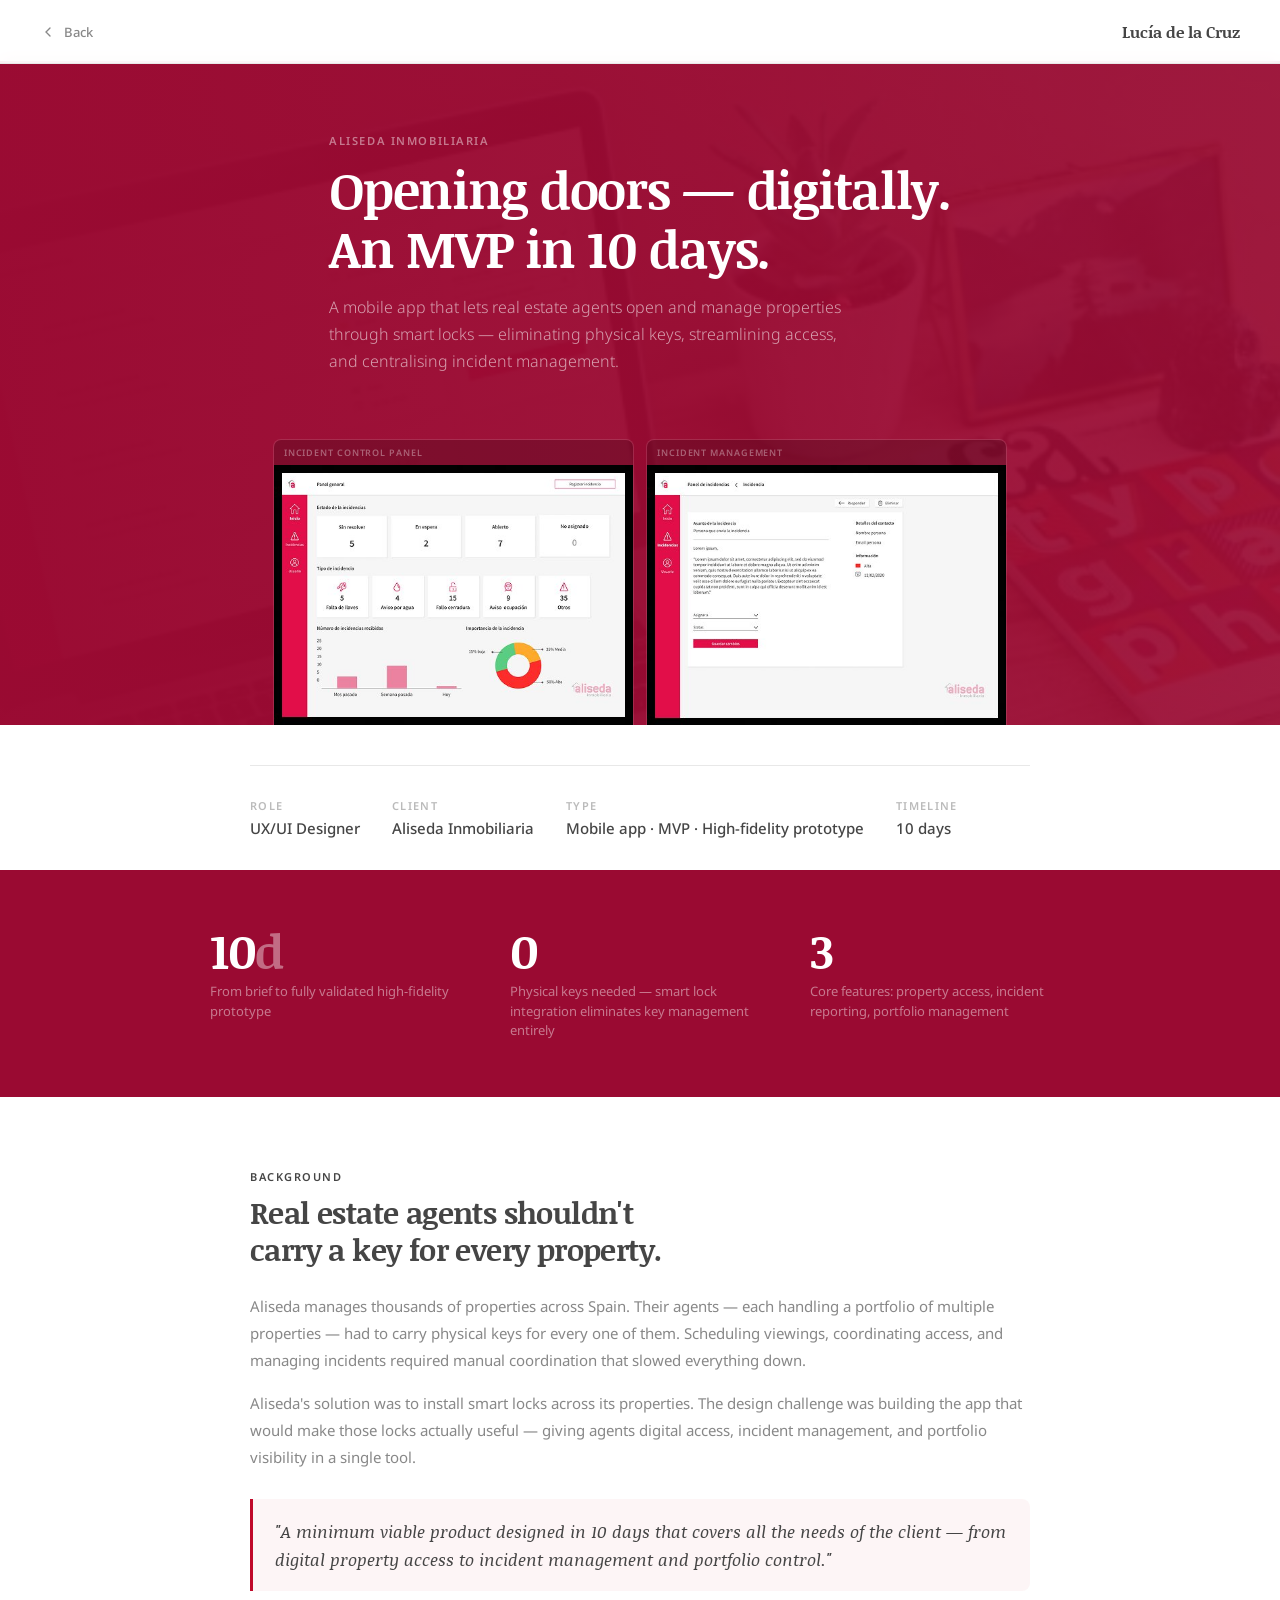
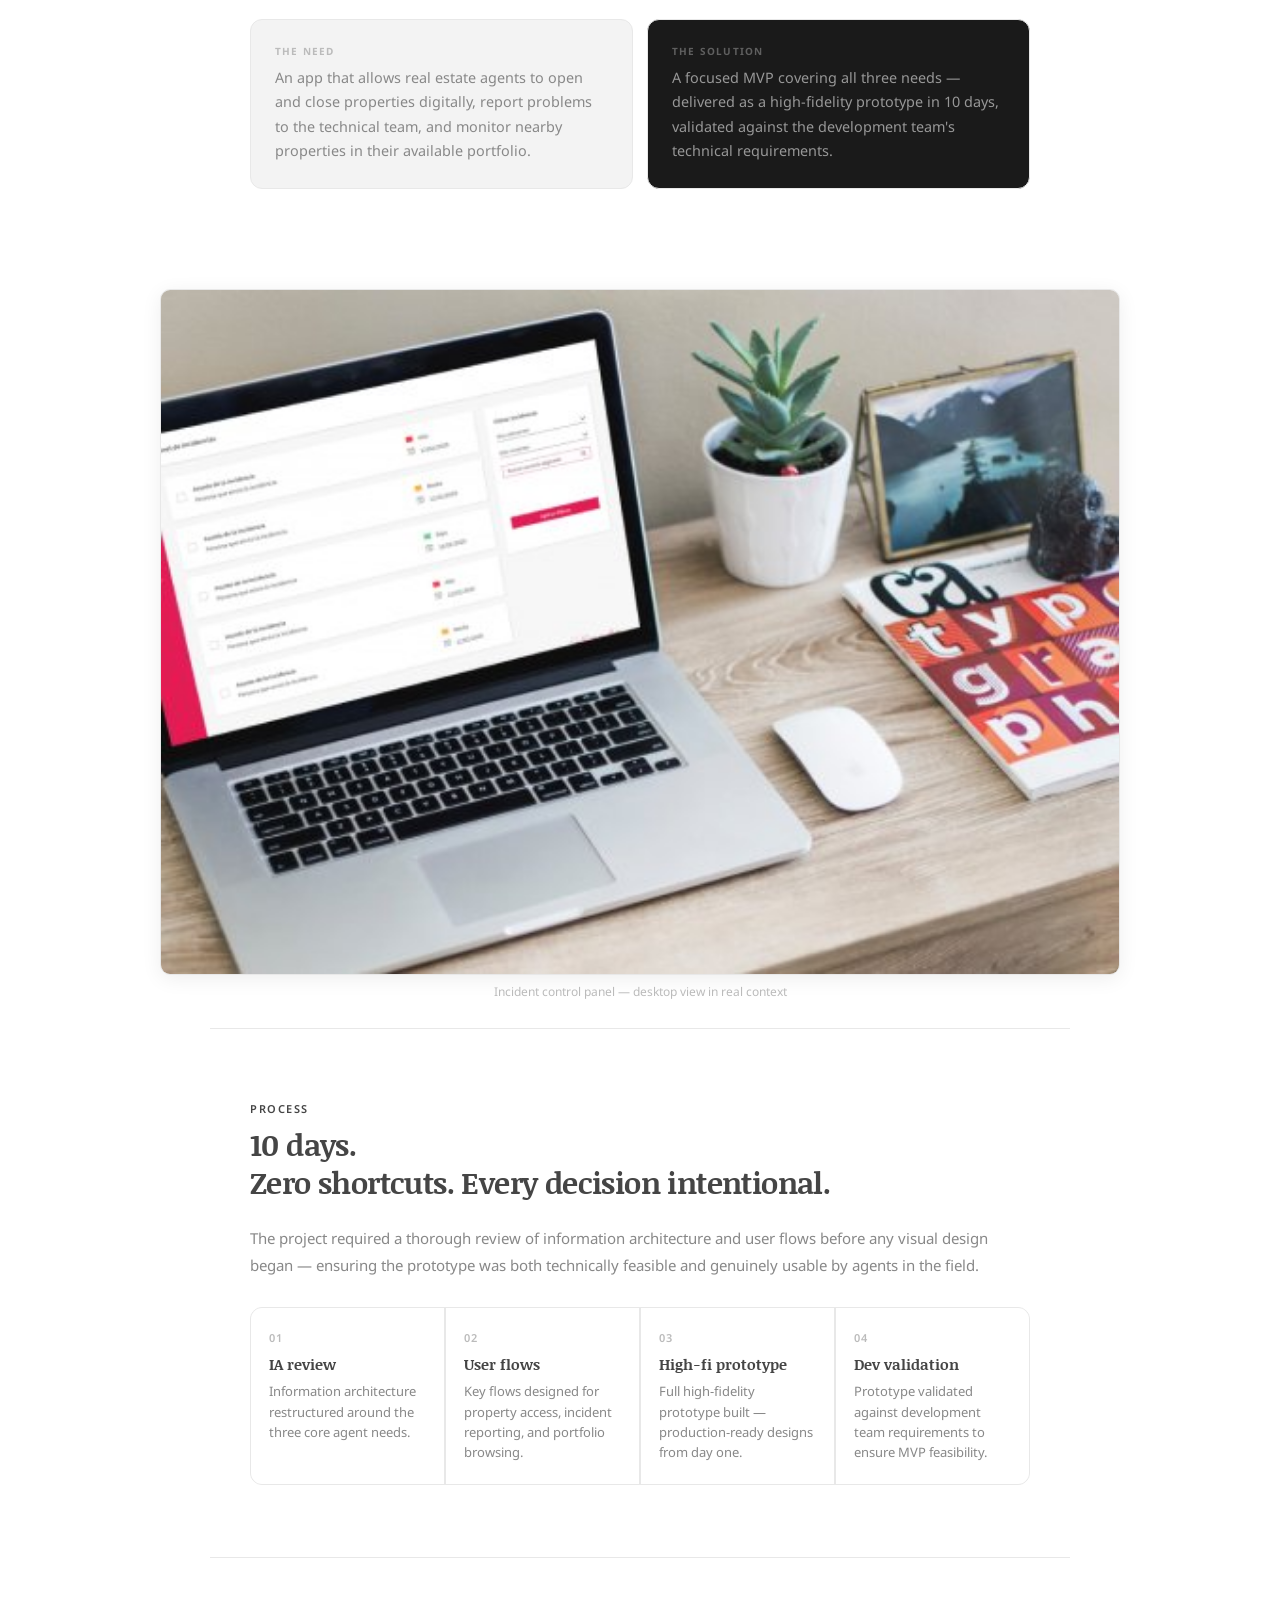
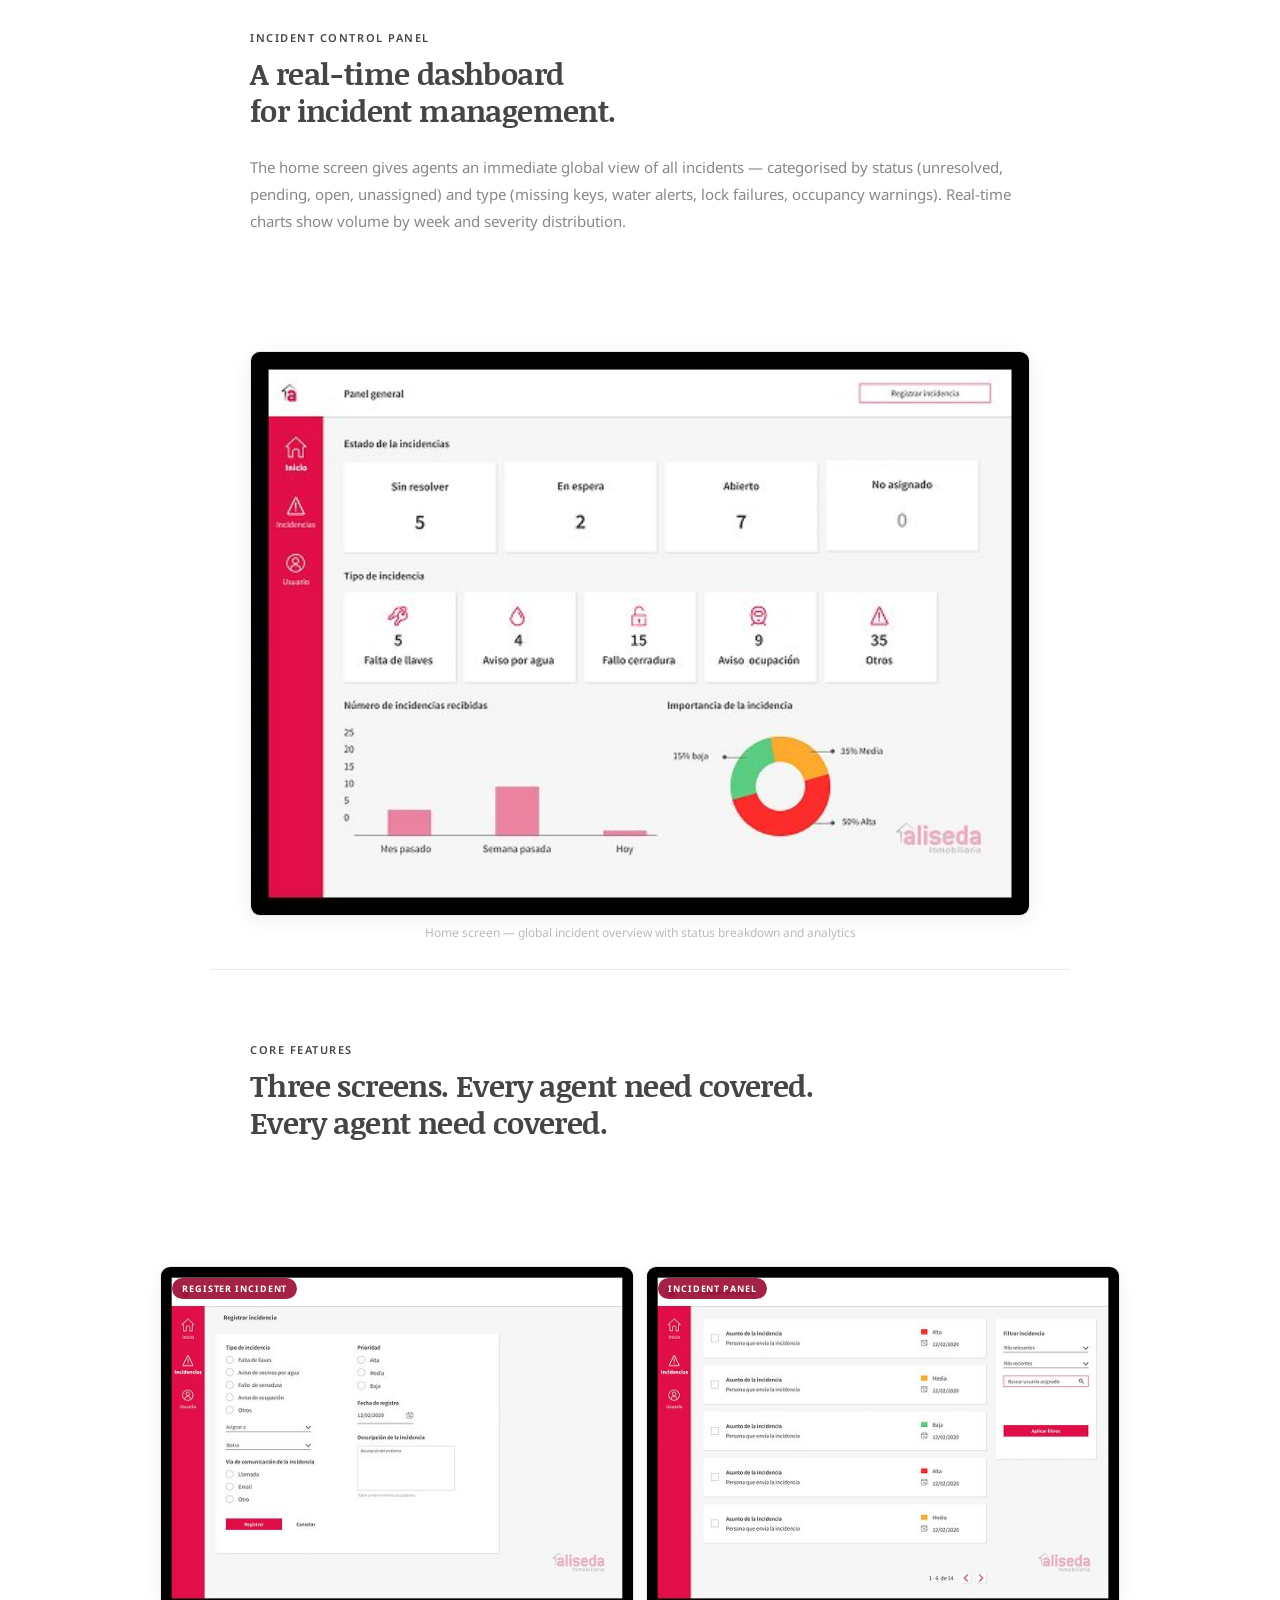
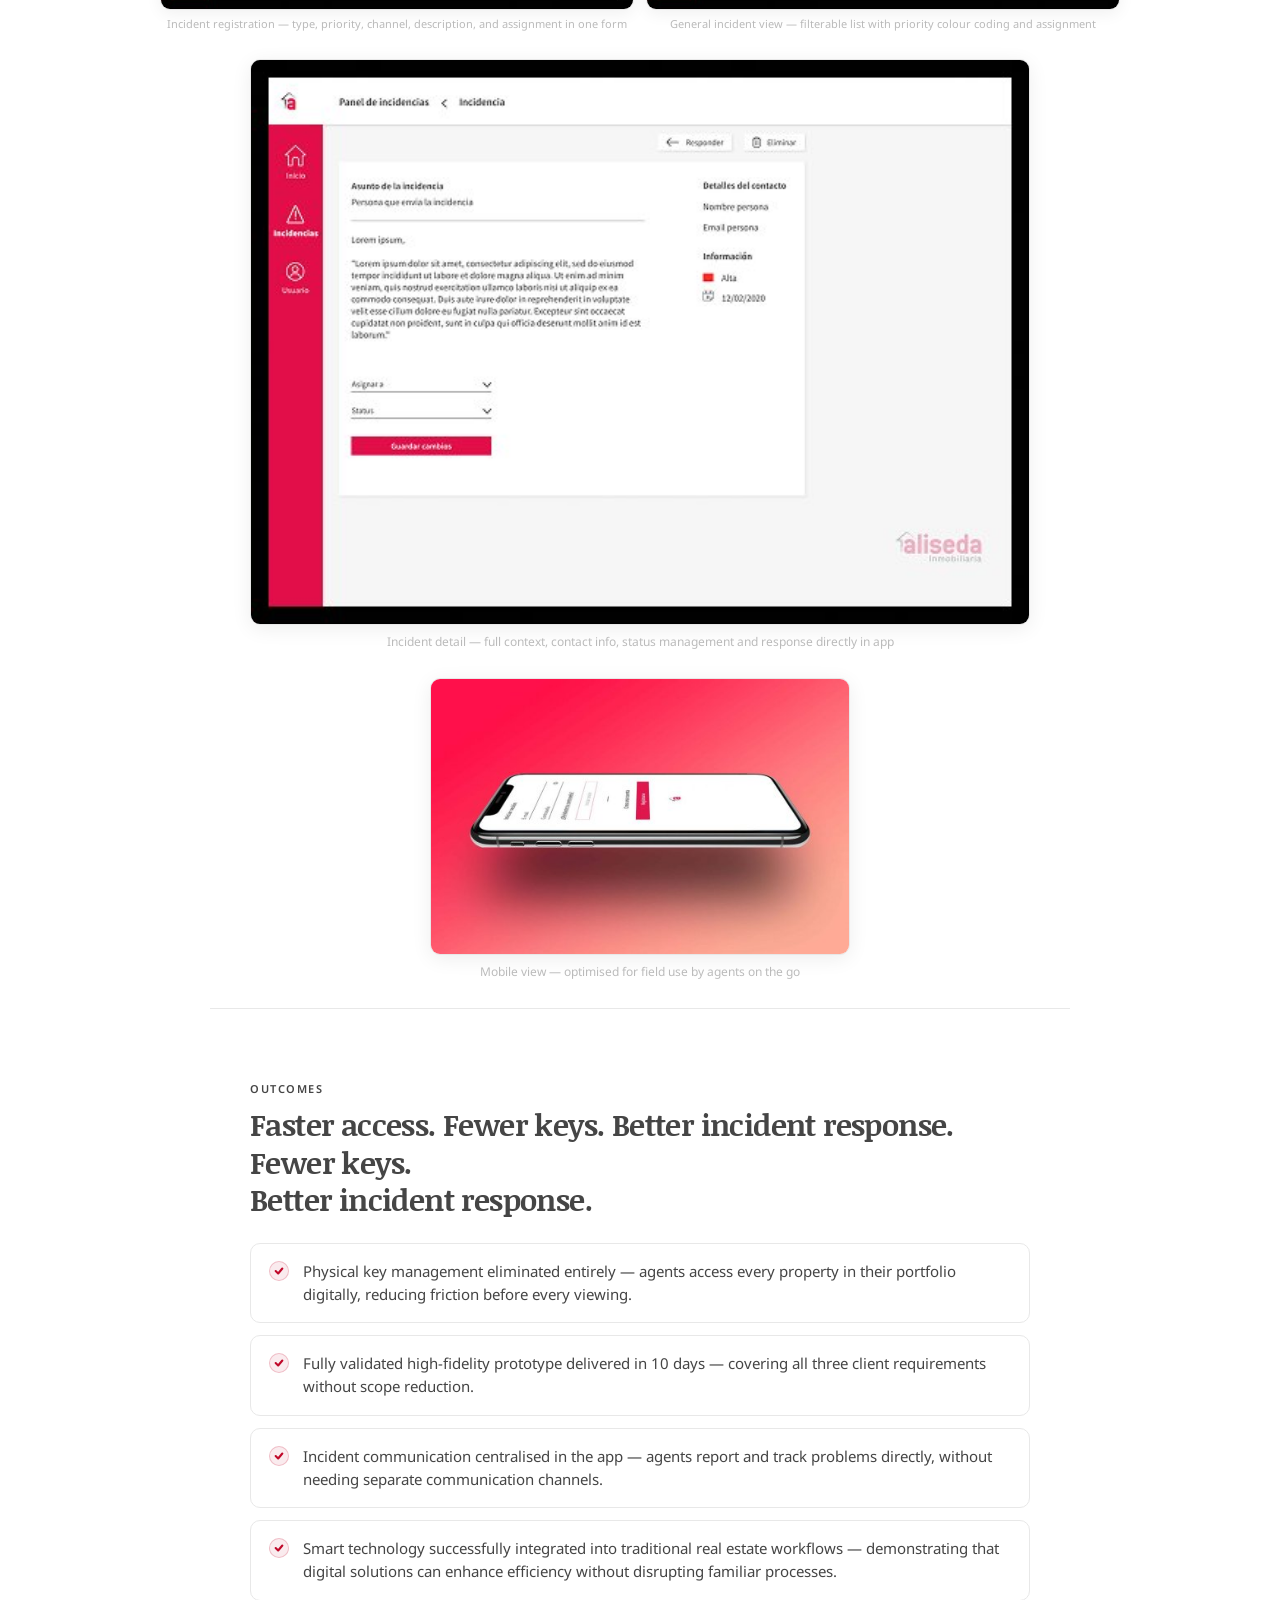
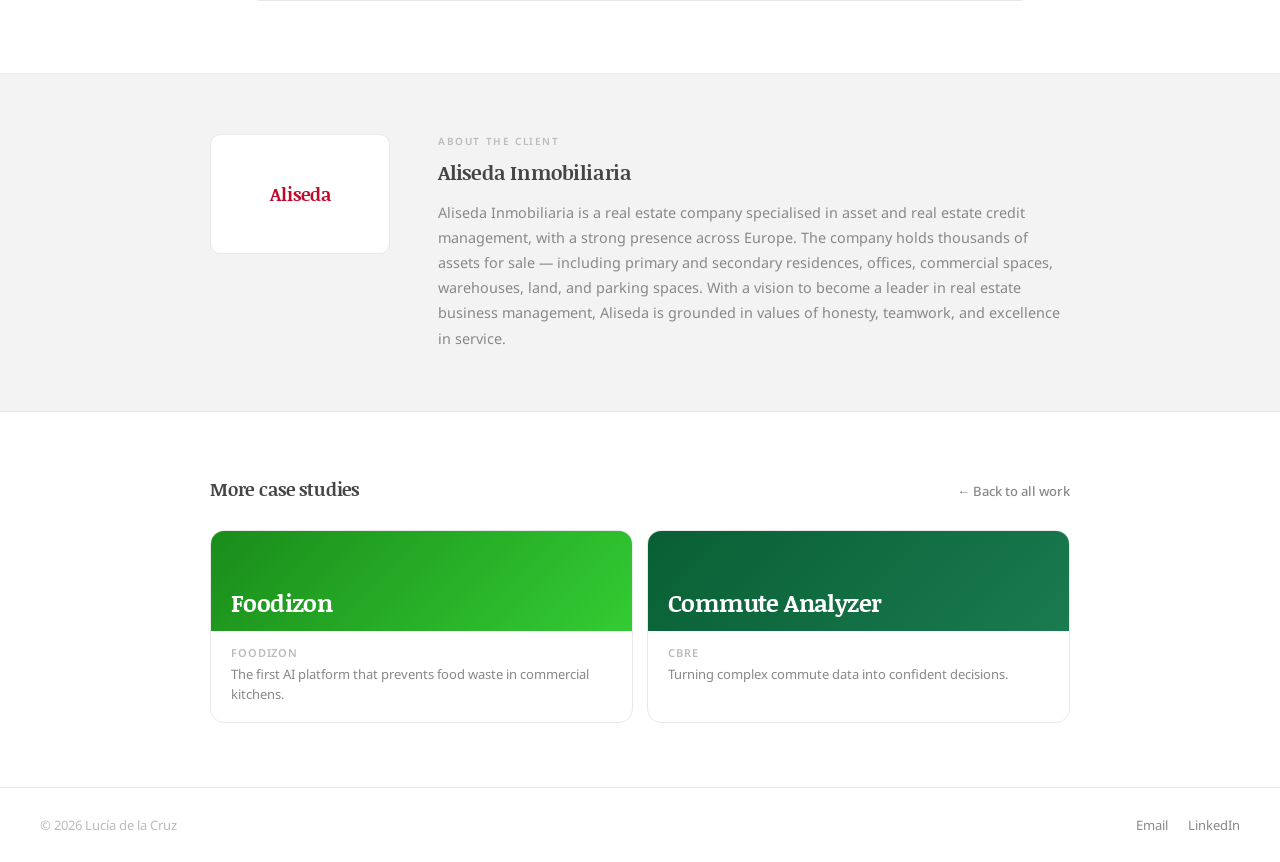
<file: aliseda.html>
<!DOCTYPE html>
<html lang="en">
<head>
  <meta charset="UTF-8" />
  <meta name="viewport" content="width=device-width, initial-scale=1.0" />
  <title>Aliseda — Lucía de la Cruz</title>
  <link href="https://fonts.googleapis.com/css2?family=Noticia+Text:ital,wght@0,400;0,700;1,400&family=Noto+Sans:wght@300;400;500;600&display=swap" rel="stylesheet" />
  <style>
    *, *::before, *::after { box-sizing: border-box; margin: 0; padding: 0; }
    :root {
      --text: #454545; --text-light: #888; --text-lighter: #bbb;
      --bg: #ffffff; --bg-alt: #F3F3F3; --border: #e8e8e8;
      --brand: #c0092a; --brand-dark: #9a0a32;
      --font-display: 'Noticia Text', serif; --font-body: 'Noto Sans', sans-serif;
    }
    html, body { font-family: var(--font-body); color: var(--text); background: var(--bg); overflow-x: hidden; }

    nav { position:fixed; top:0; left:0; right:0; z-index:100; display:flex; align-items:center; justify-content:space-between; padding:20px 40px; background:rgba(255,255,255,0.92); backdrop-filter:blur(8px); border-bottom:1px solid var(--border); }
    .nav-back { display:flex; align-items:center; gap:8px; font-size:0.8125rem; font-weight:500; color:var(--text-light); text-decoration:none; }
    .nav-back:hover { color:var(--text); }
    .nav-name { font-family:var(--font-display); font-size:1rem; font-weight:700; color:var(--text); text-decoration:none; }

    /* HERO */
    .hero-banner { width:100%; margin-top:61px; position:relative; overflow:hidden; background:var(--brand-dark); min-height:480px; display:flex; flex-direction:column; }
    .hero-bg { position:absolute; inset:0; width:100%; height:100%; object-fit:cover; object-position:center top; opacity:0.2; }
    .hero-overlay { position:absolute; inset:0; background:linear-gradient(to right, rgba(154,10,50,0.97) 0%, rgba(154,10,50,0.82) 45%, rgba(154,10,50,0.6) 100%); }
    .hero-inner { position:relative; z-index:2; max-width:860px; margin:0 auto; padding:72px 40px 32px; }
    .eyebrow { font-size:0.7rem; font-weight:600; letter-spacing:0.14em; text-transform:uppercase; color:rgba(255,255,255,0.45); margin-bottom:12px; }
    .hero-inner h1 { font-family:var(--font-display); font-size:clamp(2rem,5vw,3.2rem); font-weight:700; color:#fff; letter-spacing:-0.025em; line-height:1.15; margin-bottom:16px; }
    .hero-inner .hero-desc { font-size:1rem; color:rgba(255,255,255,0.6); line-height:1.7; max-width:520px; font-weight:300; }

    /* Hero screens row */
    .hero-screens { position:relative; z-index:2; max-width:1000px; margin:0 auto; padding:32px 40px 0; display:grid; grid-template-columns:1fr 1fr; gap:12px; align-items:end; }
    .hscreen { border-radius:8px 8px 0 0; overflow:hidden; border:1px solid rgba(255,255,255,0.12); border-bottom:none; }
    .hscreen-label { font-size:0.5625rem; font-weight:600; letter-spacing:0.1em; text-transform:uppercase; color:rgba(255,255,255,0.35); padding:6px 10px; background:rgba(0,0,0,0.2); }
    .hscreen img { width:100%; display:block; object-fit:cover; object-position:top; max-height:260px; }

    /* META */
    .case-meta-wrap { max-width:860px; margin:0 auto; padding:40px 40px 0; }
    .case-meta { display:flex; flex-wrap:wrap; gap:32px; padding:32px 0; border-top:1px solid var(--border); }
    .meta-label { font-size:0.6875rem; font-weight:600; letter-spacing:0.12em; text-transform:uppercase; color:var(--text-lighter); margin-bottom:5px; }
    .meta-value { font-size:0.9375rem; font-weight:500; color:var(--text); }

    /* IMPACT */
    .impact-banner { background:var(--brand-dark); padding:56px 40px; }
    .impact-inner { max-width:860px; margin:0 auto; display:grid; grid-template-columns:repeat(3,1fr); gap:40px; }
    .impact-number { font-family:var(--font-display); font-size:clamp(2.2rem,4vw,3rem); font-weight:700; color:#fff; letter-spacing:-0.03em; line-height:1; margin-bottom:8px; }
    .impact-number span { color:rgba(255,255,255,0.4); }
    .impact-label { font-size:0.8125rem; color:rgba(255,255,255,0.45); line-height:1.5; }

    /* CONTENT */
    .case-section { padding:72px 40px; max-width:860px; margin:0 auto; }
    .section-label { font-size:0.6875rem; font-weight:600; letter-spacing:0.14em; text-transform:uppercase; color:var(--text); margin-bottom:10px; }
    .section-heading { font-family:var(--font-display); font-size:clamp(1.4rem,2.5vw,1.875rem); font-weight:700; color:var(--text); letter-spacing:-0.02em; line-height:1.25; margin-bottom:24px; }
    .body-text { font-size:0.9375rem; color:var(--text-light); line-height:1.8; margin-bottom:16px; }
    .divider { height:1px; background:var(--border); max-width:860px; margin:0 auto; }
    .highlight-quote { border-left:3px solid var(--brand); padding:18px 22px; margin:28px 0; background:rgba(192,9,42,0.04); border-radius:0 8px 8px 0; }
    .highlight-quote p { font-family:var(--font-display); font-size:1.0625rem; font-style:italic; color:var(--text); line-height:1.65; }

    /* IMAGE BLOCKS */
    .img-full { max-width:860px; margin:28px auto; padding:0 40px; }
    .img-full img { width:100%; display:block; border-radius:10px; border:1px solid var(--border); box-shadow:0 4px 20px rgba(0,0,0,0.07); }
    .img-full figcaption { font-size:0.75rem; color:var(--text-lighter); margin-top:8px; text-align:center; }

    .img-wide { max-width:1040px; margin:28px auto; padding:0 40px; }
    .img-wide img { width:100%; display:block; border-radius:10px; border:1px solid var(--border); box-shadow:0 4px 20px rgba(0,0,0,0.07); }
    .img-wide figcaption { font-size:0.75rem; color:var(--text-lighter); margin-top:8px; text-align:center; }

    .img-2up { max-width:1040px; margin:28px auto; padding:0 40px; display:grid; grid-template-columns:1fr 1fr; gap:12px; }
    .img-2up img { width:100%; display:block; border-radius:10px; border:1px solid var(--border); box-shadow:0 4px 16px rgba(0,0,0,0.06); }
    .img-2up figcaption { font-size:0.6875rem; color:var(--text-lighter); margin-top:6px; text-align:center; }

    .img-annotated { position:relative; display:block; }
    .img-annotated img { width:100%; display:block; border-radius:10px; border:1px solid var(--border); }
    .img-tag { position:absolute; top:12px; left:12px; background:rgba(154,10,50,0.9); color:#fff; font-size:0.5625rem; font-weight:700; letter-spacing:0.1em; text-transform:uppercase; padding:4px 10px; border-radius:100px; }

    /* NEED/SOLUTION */
    .nsblock { display:grid; grid-template-columns:1fr 1fr; gap:14px; margin-top:28px; }
    .ns-card { padding:24px; border-radius:12px; border:1px solid var(--border); }
    .ns-card.need { background:var(--bg-alt); }
    .ns-card.solution { background:#1a1a1a; }
    .ns-label { font-size:0.625rem; font-weight:700; letter-spacing:0.12em; text-transform:uppercase; margin-bottom:8px; }
    .ns-card.need .ns-label { color:var(--text-lighter); }
    .ns-card.solution .ns-label { color:rgba(255,255,255,0.3); }
    .ns-text { font-size:0.9rem; line-height:1.7; }
    .ns-card.need .ns-text { color:var(--text-light); }
    .ns-card.solution .ns-text { color:rgba(255,255,255,0.55); }

    /* FEATURES */
    .features-grid { display:grid; grid-template-columns:1fr 1fr; gap:14px; margin-top:28px; }
    .feature-card { padding:22px; border:1px solid var(--border); border-radius:12px; background:var(--bg); }
    .feature-card.full { grid-column:1/-1; }
    .feature-head { display:flex; align-items:center; gap:12px; margin-bottom:10px; }
    .feature-icon { font-size:1.25rem; flex-shrink:0; }
    .feature-title { font-size:0.875rem; font-weight:600; color:var(--text); }
    .feature-desc { font-size:0.8125rem; color:var(--text-light); line-height:1.65; }

    /* PROCESS */
    .process-steps { display:grid; grid-template-columns:repeat(auto-fit,minmax(160px,1fr)); gap:2px; background:var(--border); border:1px solid var(--border); border-radius:12px; overflow:hidden; margin-top:28px; }
    .process-step { background:var(--bg); padding:22px 18px; }
    .step-number { font-size:0.6875rem; font-weight:600; letter-spacing:0.1em; text-transform:uppercase; color:var(--text-lighter); margin-bottom:8px; }
    .step-title { font-family:var(--font-display); font-size:0.9375rem; font-weight:700; color:var(--text); margin-bottom:6px; }
    .step-desc { font-size:0.8125rem; color:var(--text-light); line-height:1.55; }

    /* OUTCOMES */
    .outcome-list { display:flex; flex-direction:column; gap:12px; margin-top:24px; }
    .outcome-item { display:flex; align-items:flex-start; gap:14px; padding:16px 18px; border:1px solid var(--border); border-radius:10px; }
    .outcome-dot { width:20px; height:20px; border-radius:50%; background:rgba(192,9,42,0.08); border:1px solid rgba(192,9,42,0.2); display:flex; align-items:center; justify-content:center; flex-shrink:0; margin-top:1px; }
    .outcome-dot svg { width:10px; height:10px; }
    .outcome-text { font-size:0.9375rem; color:var(--text); line-height:1.55; }

    /* ABOUT + MORE */
    .about-client { padding:60px 40px; background:var(--bg-alt); border-top:1px solid var(--border); }
    .about-client-inner { max-width:860px; margin:0 auto; display:grid; grid-template-columns:180px 1fr; gap:48px; align-items:start; }
    .client-logo-box { width:100%; aspect-ratio:3/2; background:#fff; border:1px solid var(--border); border-radius:10px; display:flex; align-items:center; justify-content:center; font-family:var(--font-display); font-size:1.1rem; font-weight:700; color:var(--brand); }
    .about-client-label { font-size:0.625rem; font-weight:600; letter-spacing:0.16em; text-transform:uppercase; color:var(--text-lighter); margin-bottom:10px; display:block; }
    .about-client-name { font-family:var(--font-display); font-size:1.25rem; font-weight:700; color:var(--text); letter-spacing:-0.01em; margin-bottom:14px; }
    .about-client-text { font-size:0.9rem; color:var(--text-light); line-height:1.75; }

    .more-cases { padding:64px 40px; background:var(--bg); border-top:1px solid var(--border); }
    .more-cases-inner { max-width:860px; margin:0 auto; }
    .more-cases-header { display:flex; align-items:baseline; justify-content:space-between; margin-bottom:28px; }
    .more-cases-title { font-family:var(--font-display); font-size:1.1rem; font-weight:700; color:var(--text); letter-spacing:-0.01em; }
    .more-cases-back { font-size:0.8125rem; font-weight:500; color:var(--text-light); text-decoration:none; }
    .more-cases-back:hover { color:var(--text); }
    .more-cases-grid { display:grid; grid-template-columns:1fr 1fr; gap:14px; }
    .more-card { display:block; text-decoration:none; border:1px solid var(--border); border-radius:14px; overflow:hidden; background:var(--bg); transition:transform 0.2s,box-shadow 0.2s; }
    .more-card:hover { transform:translateY(-3px); box-shadow:0 12px 40px rgba(0,0,0,0.08); }
    .more-card-thumb { height:100px; display:flex; align-items:flex-end; padding:16px 20px; }
    .more-card-name { font-family:var(--font-display); font-size:1.5rem; font-weight:700; color:#fff; letter-spacing:-0.025em; line-height:1; }
    .more-card-body { padding:14px 20px 18px; }
    .more-card-client { font-size:0.6875rem; font-weight:600; letter-spacing:0.08em; text-transform:uppercase; color:var(--text-lighter); margin-bottom:4px; }
    .more-card-desc { font-size:0.8125rem; color:var(--text-light); line-height:1.55; }
    .thumb-food { background:linear-gradient(135deg,#1a8c1a,#33CC33); }
    .thumb-cbre { background:linear-gradient(135deg,#095F34,#1a7a50); }

    footer { padding:28px 40px; border-top:1px solid var(--border); display:flex; align-items:center; justify-content:space-between; }
    footer p { font-size:0.8125rem; color:var(--text-lighter); }
    .footer-links { display:flex; gap:20px; }
    .footer-links a { font-size:0.8125rem; color:var(--text-light); text-decoration:none; }
    .footer-links a:hover { color:var(--text); }

    @media (max-width:768px) {
      nav { padding:16px 20px; }
      .hero-inner, .case-meta-wrap, .case-section, .about-client, .more-cases { padding-left:20px; padding-right:20px; }
      .hero-screens { grid-template-columns:1fr; padding:20px 20px 0; }
      .img-full, .img-wide, .img-2up { padding-left:20px; padding-right:20px; }
      .img-2up, .nsblock, .features-grid, .more-cases-grid { grid-template-columns:1fr; }
      .feature-card.full { grid-column:1; }
      .about-client-inner { grid-template-columns:1fr; gap:24px; }
      .impact-inner { grid-template-columns:1fr 1fr; }
      footer { flex-direction:column; gap:16px; text-align:center; }
    }
    @media (max-width:480px) { .impact-inner { grid-template-columns:1fr; } }
  </style>
</head>
<body>

<nav>
  <a href="index.html" class="nav-back">
    <svg width="16" height="16" viewBox="0 0 24 24" fill="none" stroke="currentColor" stroke-width="2" stroke-linecap="round"><polyline points="15 18 9 12 15 6"/></svg>
    Back
  </a>
  <a href="index.html" class="nav-name">Lucía de la Cruz</a>
</nav>

<div class="hero-banner">
  <img class="hero-bg" src="assets/aliseda/01-mockup-desktop.png" alt="" aria-hidden="true" />
  <div class="hero-overlay"></div>
  <div class="hero-inner">
    <p class="eyebrow">Aliseda Inmobiliaria</p>
    <h1>Opening doors — digitally.<br/>An MVP in 10 days.</h1>
    <p class="hero-desc">A mobile app that lets real estate agents open and manage properties through smart locks — eliminating physical keys, streamlining access, and centralising incident management.</p>
  </div>
  <div class="hero-screens">
    <div class="hscreen">
      <p class="hscreen-label">Incident control panel</p>
      <img src="assets/aliseda/03-home-screen.png" alt="Incident control panel dashboard" />
    </div>
    <div class="hscreen">
      <p class="hscreen-label">Incident management</p>
      <img src="assets/aliseda/06-incident-management.png" alt="Individual incident management" />
    </div>
  </div>
</div>

<div class="case-meta-wrap">
  <div class="case-meta">
    <div><p class="meta-label">Role</p><p class="meta-value">UX/UI Designer</p></div>
    <div><p class="meta-label">Client</p><p class="meta-value">Aliseda Inmobiliaria</p></div>
    <div><p class="meta-label">Type</p><p class="meta-value">Mobile app · MVP · High-fidelity prototype</p></div>
    <div><p class="meta-label">Timeline</p><p class="meta-value">10 days</p></div>
  </div>
</div>

<div class="impact-banner">
  <div class="impact-inner">
    <div><div class="impact-number">10<span>d</span></div><div class="impact-label">From brief to fully validated high-fidelity prototype</div></div>
    <div><div class="impact-number">0</div><div class="impact-label">Physical keys needed — smart lock integration eliminates key management entirely</div></div>
    <div><div class="impact-number">3</div><div class="impact-label">Core features: property access, incident reporting, portfolio management</div></div>
  </div>
</div>

<div class="case-section">
  <p class="section-label">Background</p>
  <h2 class="section-heading">Real estate agents shouldn't<br/>carry a key for every property.</h2>
  <p class="body-text">Aliseda manages thousands of properties across Spain. Their agents — each handling a portfolio of multiple properties — had to carry physical keys for every one of them. Scheduling viewings, coordinating access, and managing incidents required manual coordination that slowed everything down.</p>
  <p class="body-text">Aliseda's solution was to install smart locks across its properties. The design challenge was building the app that would make those locks actually useful — giving agents digital access, incident management, and portfolio visibility in a single tool.</p>
  <div class="highlight-quote">
    <p>"A minimum viable product designed in 10 days that covers all the needs of the client — from digital property access to incident management and portfolio control."</p>
  </div>
  <div class="nsblock">
    <div class="ns-card need">
      <p class="ns-label">The need</p>
      <p class="ns-text">An app that allows real estate agents to open and close properties digitally, report problems to the technical team, and monitor nearby properties in their available portfolio.</p>
    </div>
    <div class="ns-card solution">
      <p class="ns-label">The solution</p>
      <p class="ns-text">A focused MVP covering all three needs — delivered as a high-fidelity prototype in 10 days, validated against the development team's technical requirements.</p>
    </div>
  </div>
</div>

<!-- Desktop mockup in context -->
<figure class="img-wide">
  <img src="assets/aliseda/01-mockup-desktop.png" alt="Aliseda app — desktop mockup in real context" />
  <figcaption>Incident control panel — desktop view in real context</figcaption>
</figure>

<div class="divider"></div>

<div class="case-section">
  <p class="section-label">Process</p>
  <h2 class="section-heading">10 days.<br/>Zero shortcuts.
Every decision intentional.</h2>
  <p class="body-text">The project required a thorough review of information architecture and user flows before any visual design began — ensuring the prototype was both technically feasible and genuinely usable by agents in the field.</p>
  <div class="process-steps">
    <div class="process-step"><div class="step-number">01</div><div class="step-title">IA review</div><div class="step-desc">Information architecture restructured around the three core agent needs.</div></div>
    <div class="process-step"><div class="step-number">02</div><div class="step-title">User flows</div><div class="step-desc">Key flows designed for property access, incident reporting, and portfolio browsing.</div></div>
    <div class="process-step"><div class="step-number">03</div><div class="step-title">High-fi prototype</div><div class="step-desc">Full high-fidelity prototype built — production-ready designs from day one.</div></div>
    <div class="process-step"><div class="step-number">04</div><div class="step-title">Dev validation</div><div class="step-desc">Prototype validated against development team requirements to ensure MVP feasibility.</div></div>
  </div>
</div>

<div class="divider"></div>

<div class="case-section">
  <p class="section-label">Incident control panel</p>
  <h2 class="section-heading">A real-time dashboard<br/>for incident management.</h2>
  <p class="body-text">The home screen gives agents an immediate global view of all incidents — categorised by status (unresolved, pending, open, unassigned) and type (missing keys, water alerts, lock failures, occupancy warnings). Real-time charts show volume by week and severity distribution.</p>
</div>

<figure class="img-full">
  <img src="assets/aliseda/03-home-screen.png" alt="Incident panel — global view with stats and charts" />
  <figcaption>Home screen — global incident overview with status breakdown and analytics</figcaption>
</figure>

<div class="divider"></div>

<div class="case-section">
  <p class="section-label">Core features</p>
  <h2 class="section-heading">Three screens.
Every agent need covered.<br/>Every agent need covered.</h2>
</div>

<div class="img-2up">
  <figure>
    <div class="img-annotated">
      <img src="assets/aliseda/04-incident-registration.png" alt="Incident registration screen" />
      <span class="img-tag">Register incident</span>
    </div>
    <figcaption>Incident registration — type, priority, channel, description, and assignment in one form</figcaption>
  </figure>
  <figure>
    <div class="img-annotated">
      <img src="assets/aliseda/05-incident-panel.png" alt="General incident panel" />
      <span class="img-tag">Incident panel</span>
    </div>
    <figcaption>General incident view — filterable list with priority colour coding and assignment</figcaption>
  </figure>
</div>

<figure class="img-full">
  <img src="assets/aliseda/06-incident-management.png" alt="Individual incident management screen" />
  <figcaption>Incident detail — full context, contact info, status management and response directly in app</figcaption>
</figure>

<!-- Mobile mockup -->
<figure class="img-full" style="max-width:500px; margin:28px auto; padding:0 40px;">
  <img src="assets/aliseda/02-mockup-mobile.png" alt="Aliseda app — mobile mockup" />
  <figcaption>Mobile view — optimised for field use by agents on the go</figcaption>
</figure>

<div class="divider"></div>

<div class="case-section">
  <p class="section-label">Outcomes</p>
  <h2 class="section-heading">Faster access.
Fewer keys.
Better incident response. Fewer keys.<br/>Better incident response.</h2>
  <div class="outcome-list">
    <div class="outcome-item">
      <div class="outcome-dot"><svg viewBox="0 0 12 12" fill="none" stroke="var(--brand)" stroke-width="2.5" stroke-linecap="round" stroke-linejoin="round"><polyline points="2 6 5 9 10 3"/></svg></div>
      <p class="outcome-text">Physical key management eliminated entirely — agents access every property in their portfolio digitally, reducing friction before every viewing.</p>
    </div>
    <div class="outcome-item">
      <div class="outcome-dot"><svg viewBox="0 0 12 12" fill="none" stroke="var(--brand)" stroke-width="2.5" stroke-linecap="round" stroke-linejoin="round"><polyline points="2 6 5 9 10 3"/></svg></div>
      <p class="outcome-text">Fully validated high-fidelity prototype delivered in 10 days — covering all three client requirements without scope reduction.</p>
    </div>
    <div class="outcome-item">
      <div class="outcome-dot"><svg viewBox="0 0 12 12" fill="none" stroke="var(--brand)" stroke-width="2.5" stroke-linecap="round" stroke-linejoin="round"><polyline points="2 6 5 9 10 3"/></svg></div>
      <p class="outcome-text">Incident communication centralised in the app — agents report and track problems directly, without needing separate communication channels.</p>
    </div>
    <div class="outcome-item">
      <div class="outcome-dot"><svg viewBox="0 0 12 12" fill="none" stroke="var(--brand)" stroke-width="2.5" stroke-linecap="round" stroke-linejoin="round"><polyline points="2 6 5 9 10 3"/></svg></div>
      <p class="outcome-text">Smart technology successfully integrated into traditional real estate workflows — demonstrating that digital solutions can enhance efficiency without disrupting familiar processes.</p>
    </div>
  </div>
</div>

<div class="about-client">
  <div class="about-client-inner">
    <div class="client-logo-box">Aliseda</div>
    <div>
      <span class="about-client-label">About the client</span>
      <p class="about-client-name">Aliseda Inmobiliaria</p>
      <p class="about-client-text">Aliseda Inmobiliaria is a real estate company specialised in asset and real estate credit management, with a strong presence across Europe. The company holds thousands of assets for sale — including primary and secondary residences, offices, commercial spaces, warehouses, land, and parking spaces. With a vision to become a leader in real estate business management, Aliseda is grounded in values of honesty, teamwork, and excellence in service.</p>
    </div>
  </div>
</div>

<div class="more-cases">
  <div class="more-cases-inner">
    <div class="more-cases-header">
      <p class="more-cases-title">More case studies</p>
      <a href="index.html" class="more-cases-back">← Back to all work</a>
    </div>
    <div class="more-cases-grid">
      <a href="foodizon.html" class="more-card">
        <div class="more-card-thumb thumb-food"><span class="more-card-name">Foodizon</span></div>
        <div class="more-card-body"><p class="more-card-client">Foodizon</p><p class="more-card-desc">The first AI platform that prevents food waste in commercial kitchens.</p></div>
      </a>
      <a href="cbre.html" class="more-card">
        <div class="more-card-thumb thumb-cbre"><span class="more-card-name">Commute Analyzer</span></div>
        <div class="more-card-body"><p class="more-card-client">CBRE</p><p class="more-card-desc">Turning complex commute data into confident decisions.</p></div>
      </a>
    </div>
  </div>
</div>

<footer>
  <p>© 2026 Lucía de la Cruz</p>
  <div class="footer-links">
    <a href="mailto:luciadcr8@gmail.com">Email</a>
    <a href="https://www.linkedin.com/in/lucia-de-la-cruz-rodriguez/" target="_blank">LinkedIn</a>
  </div>
</footer>
</body>
</html>
</file>
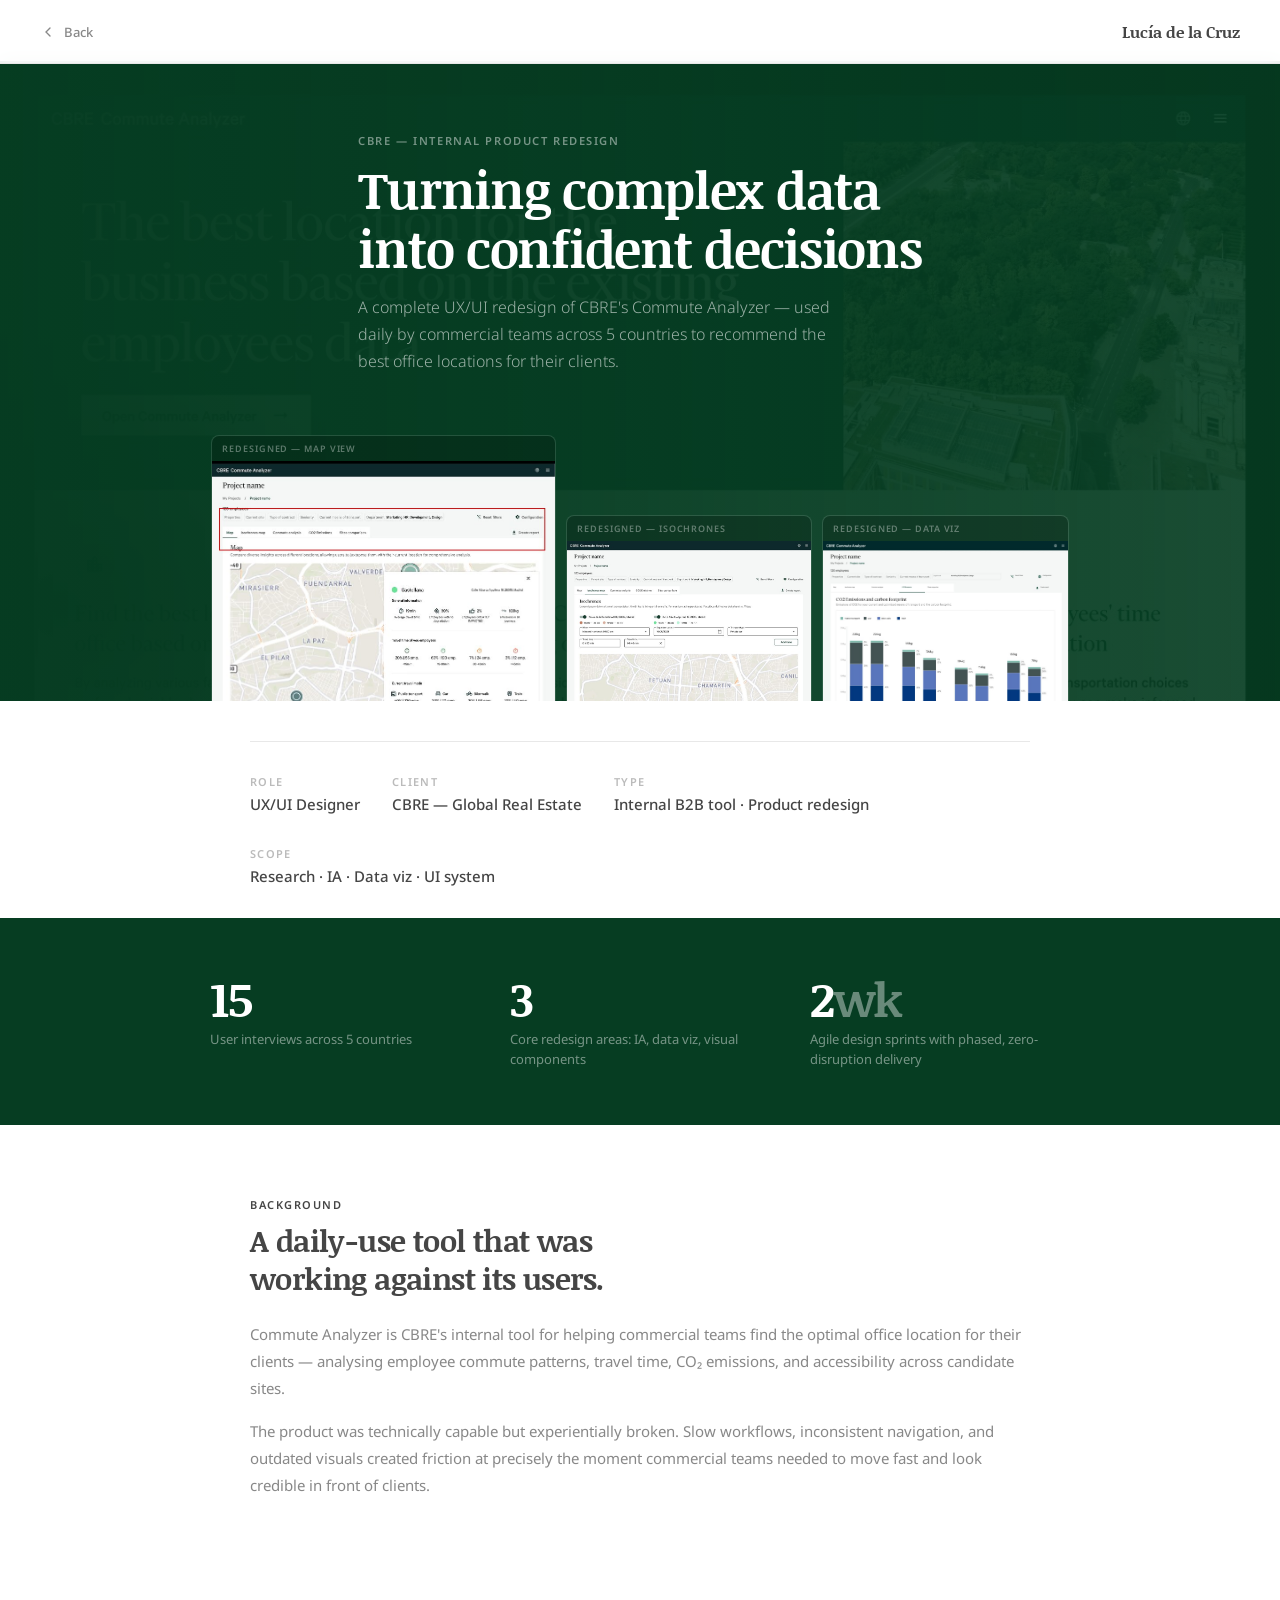
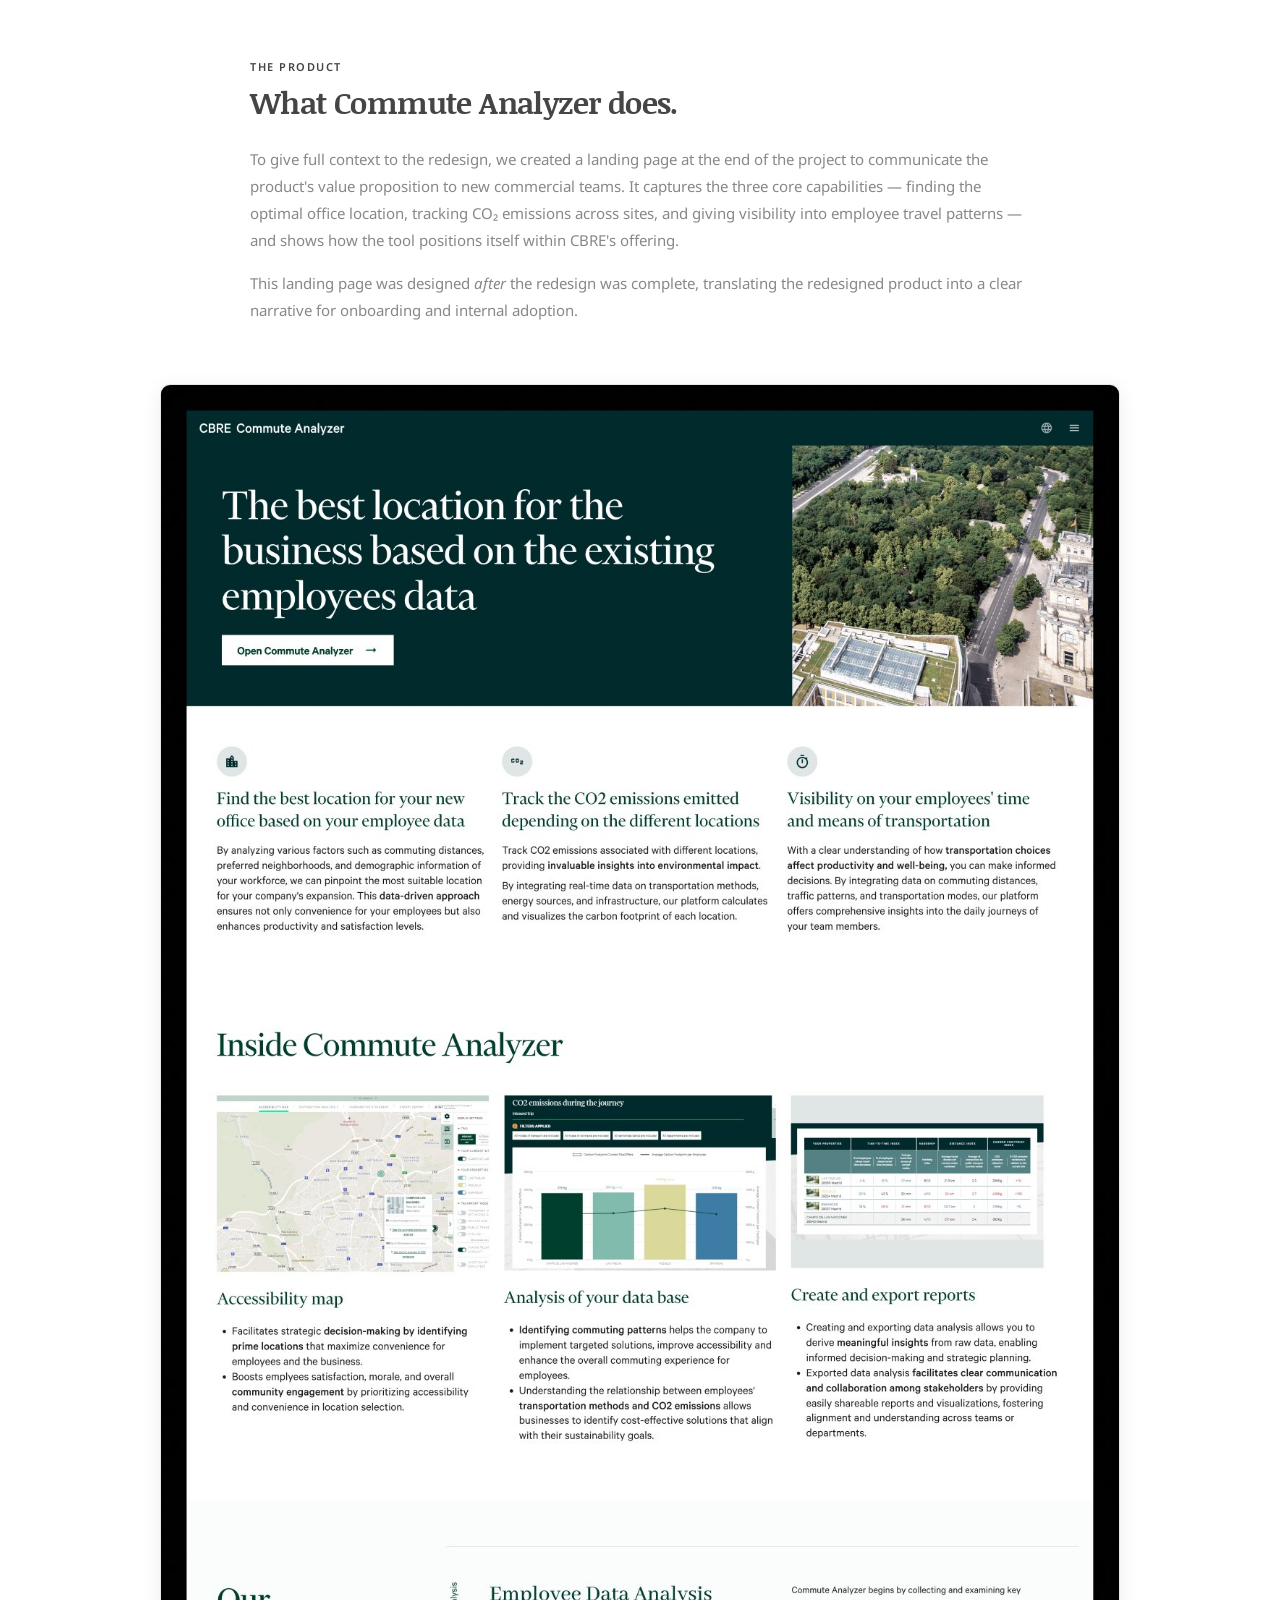
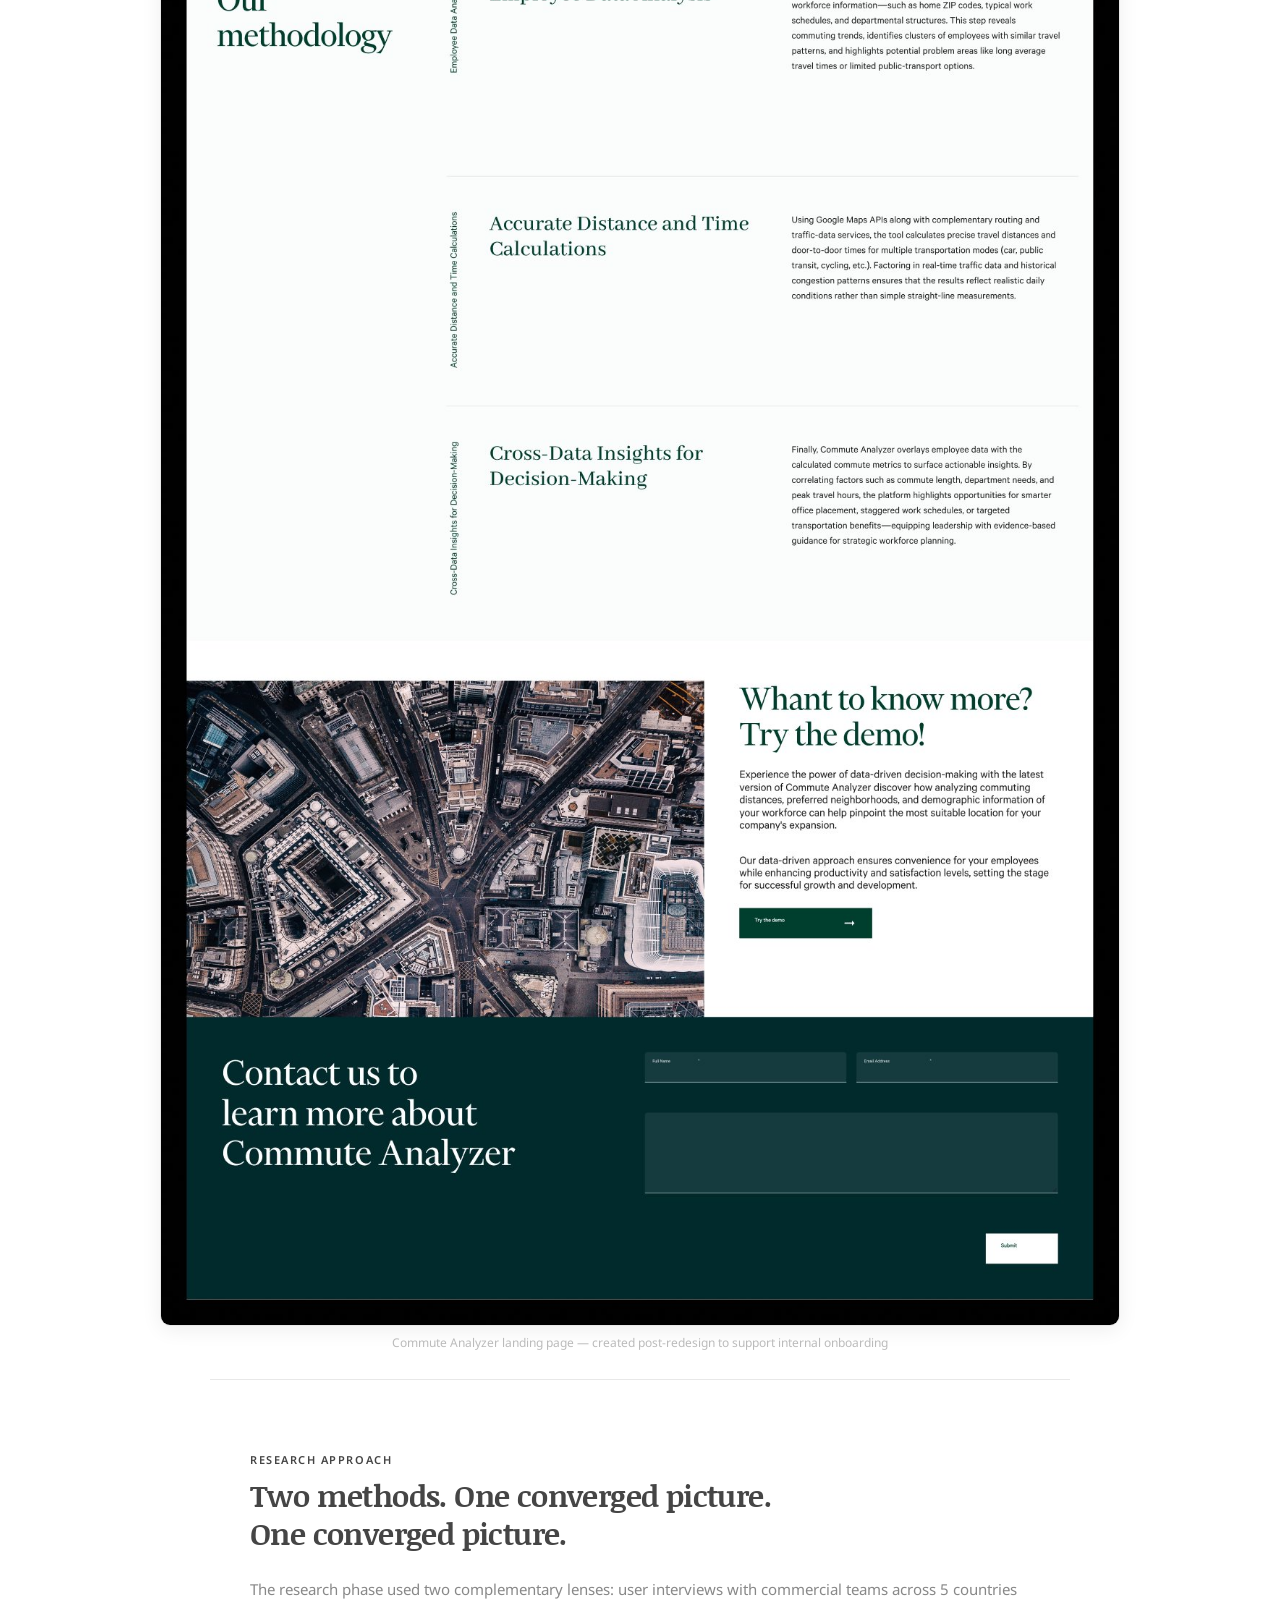
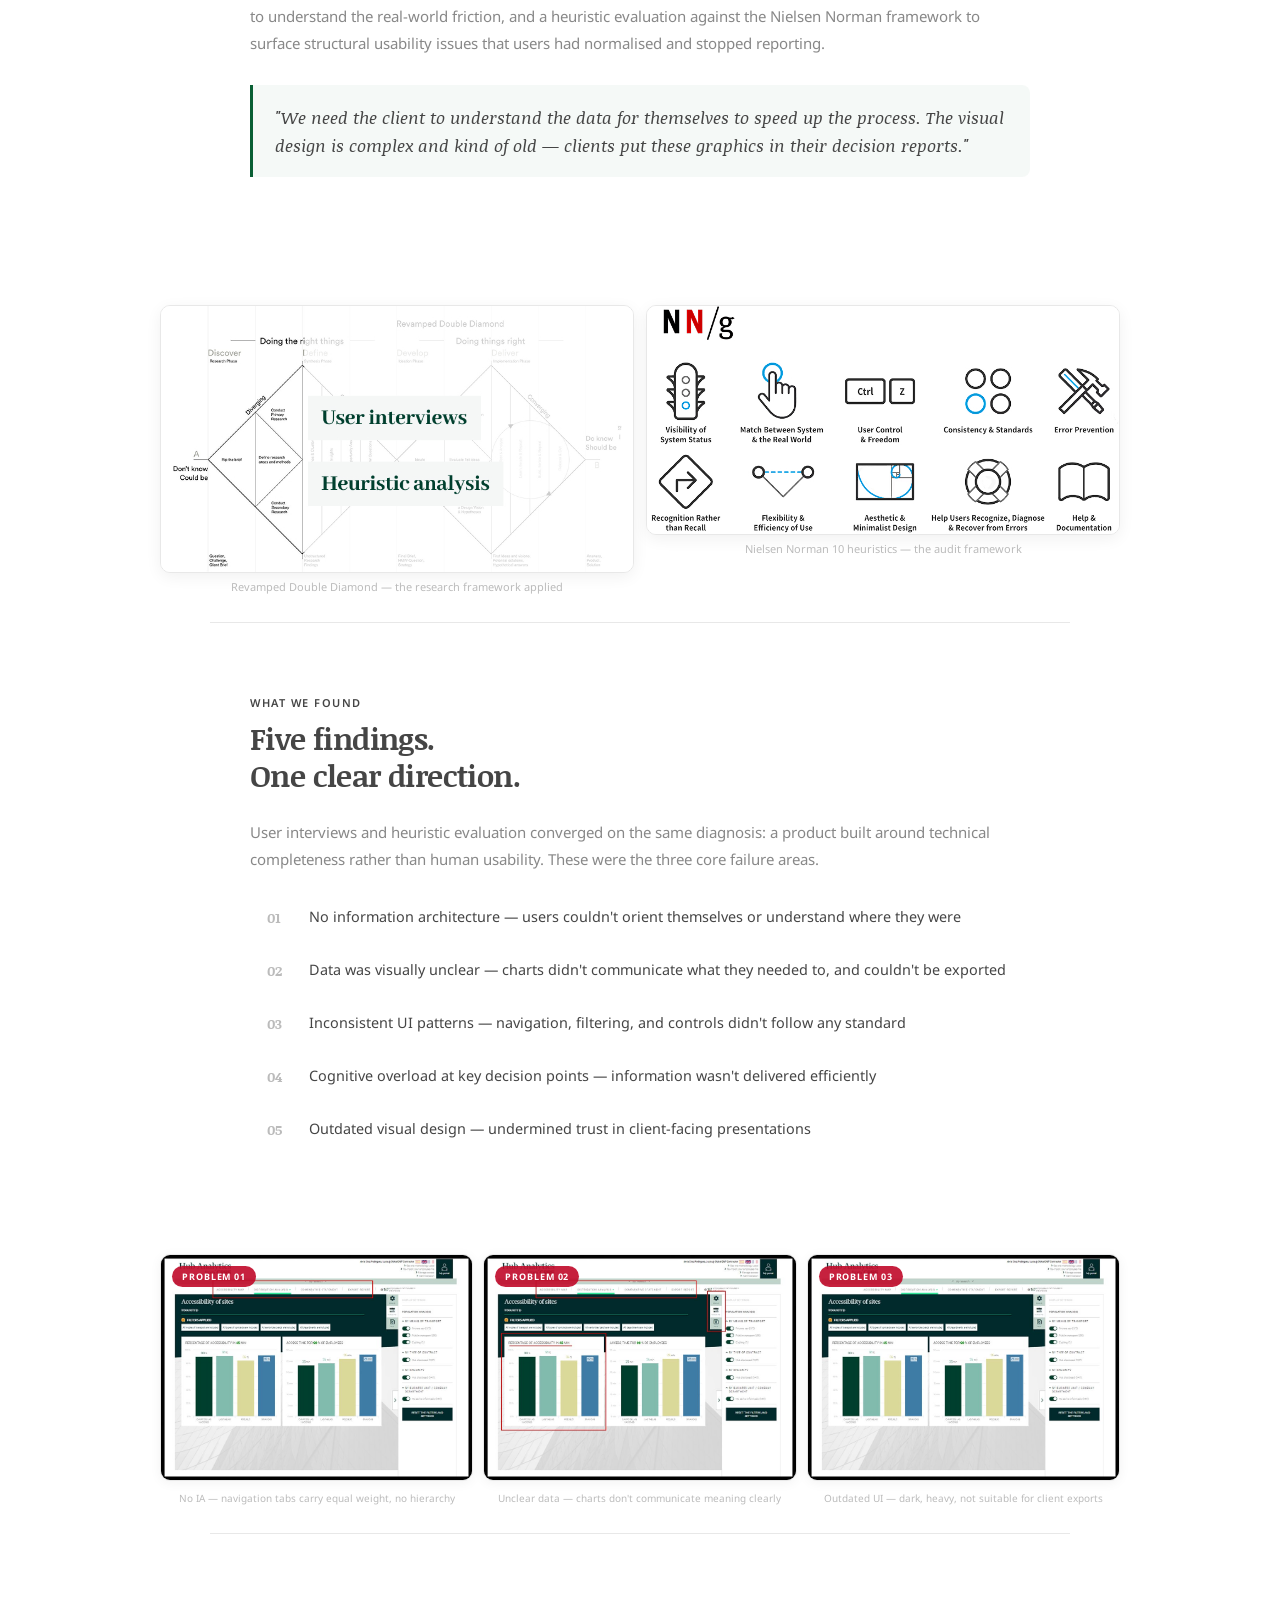
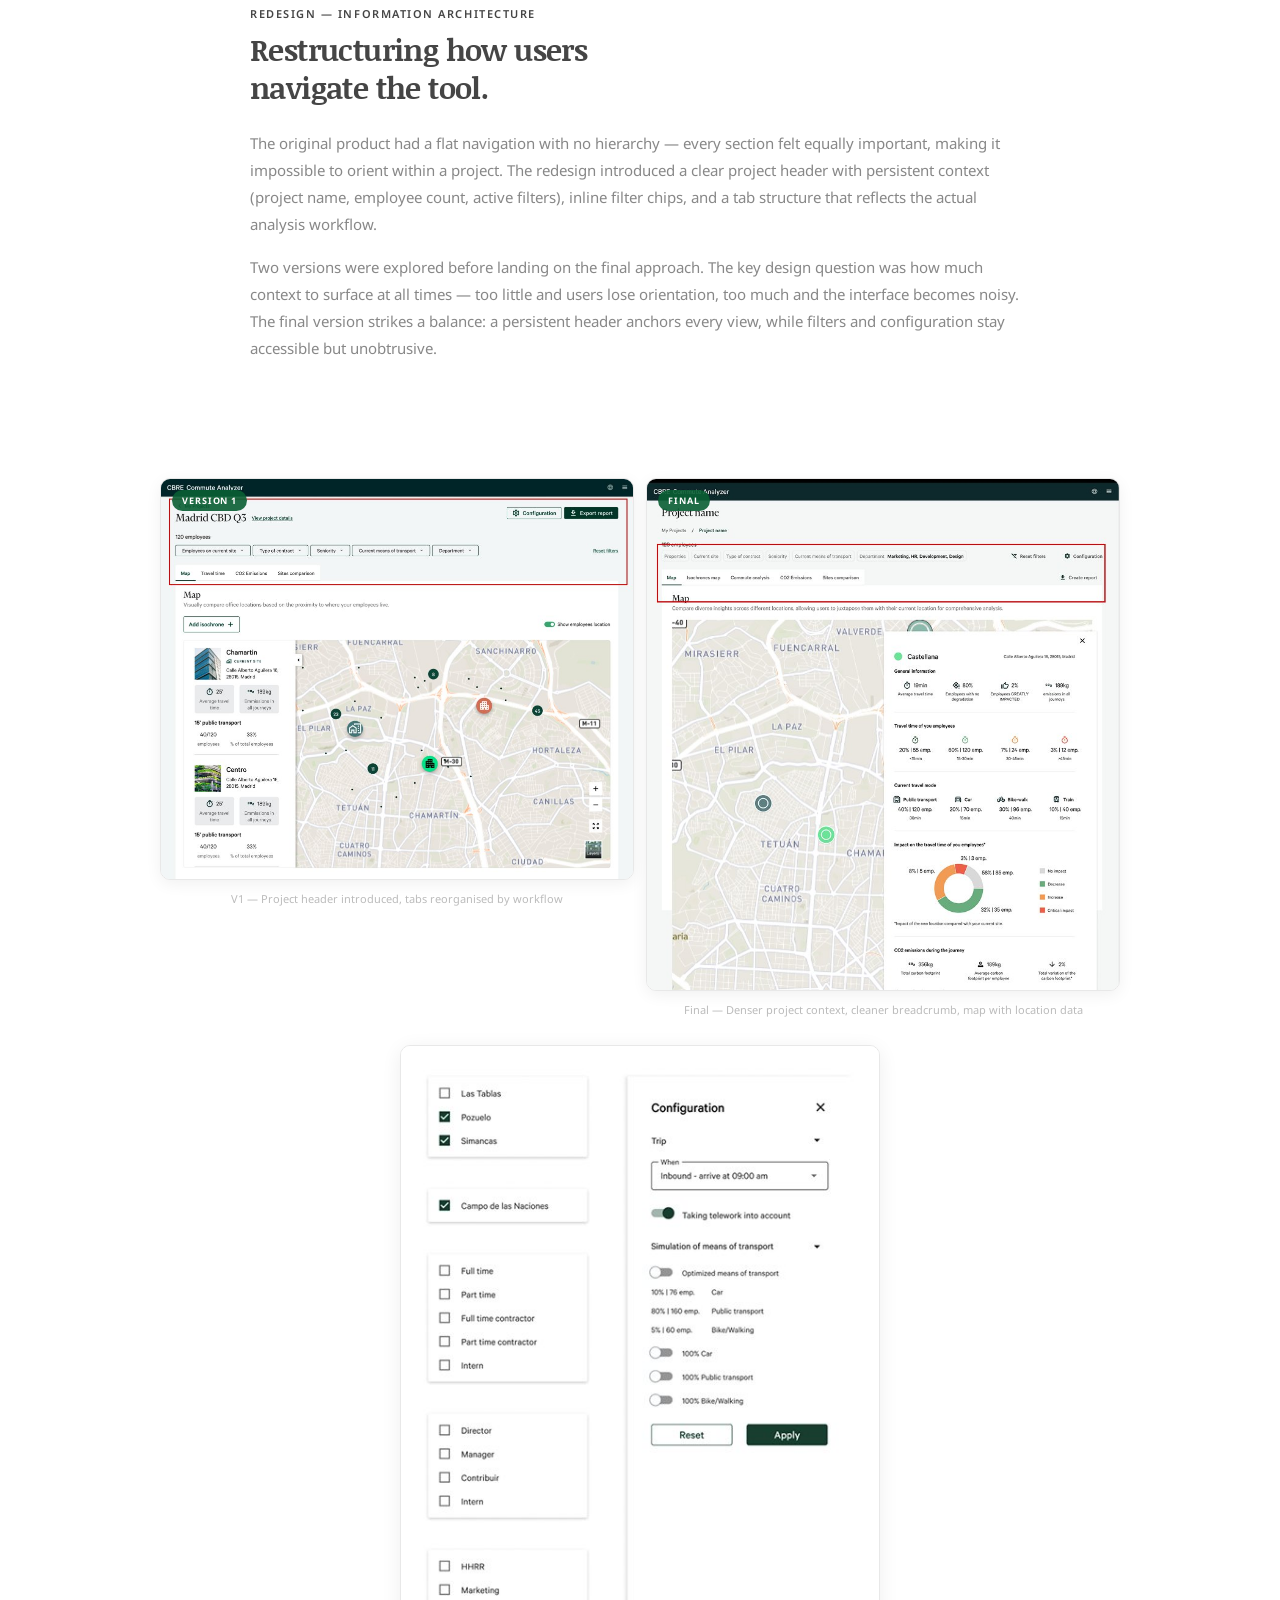
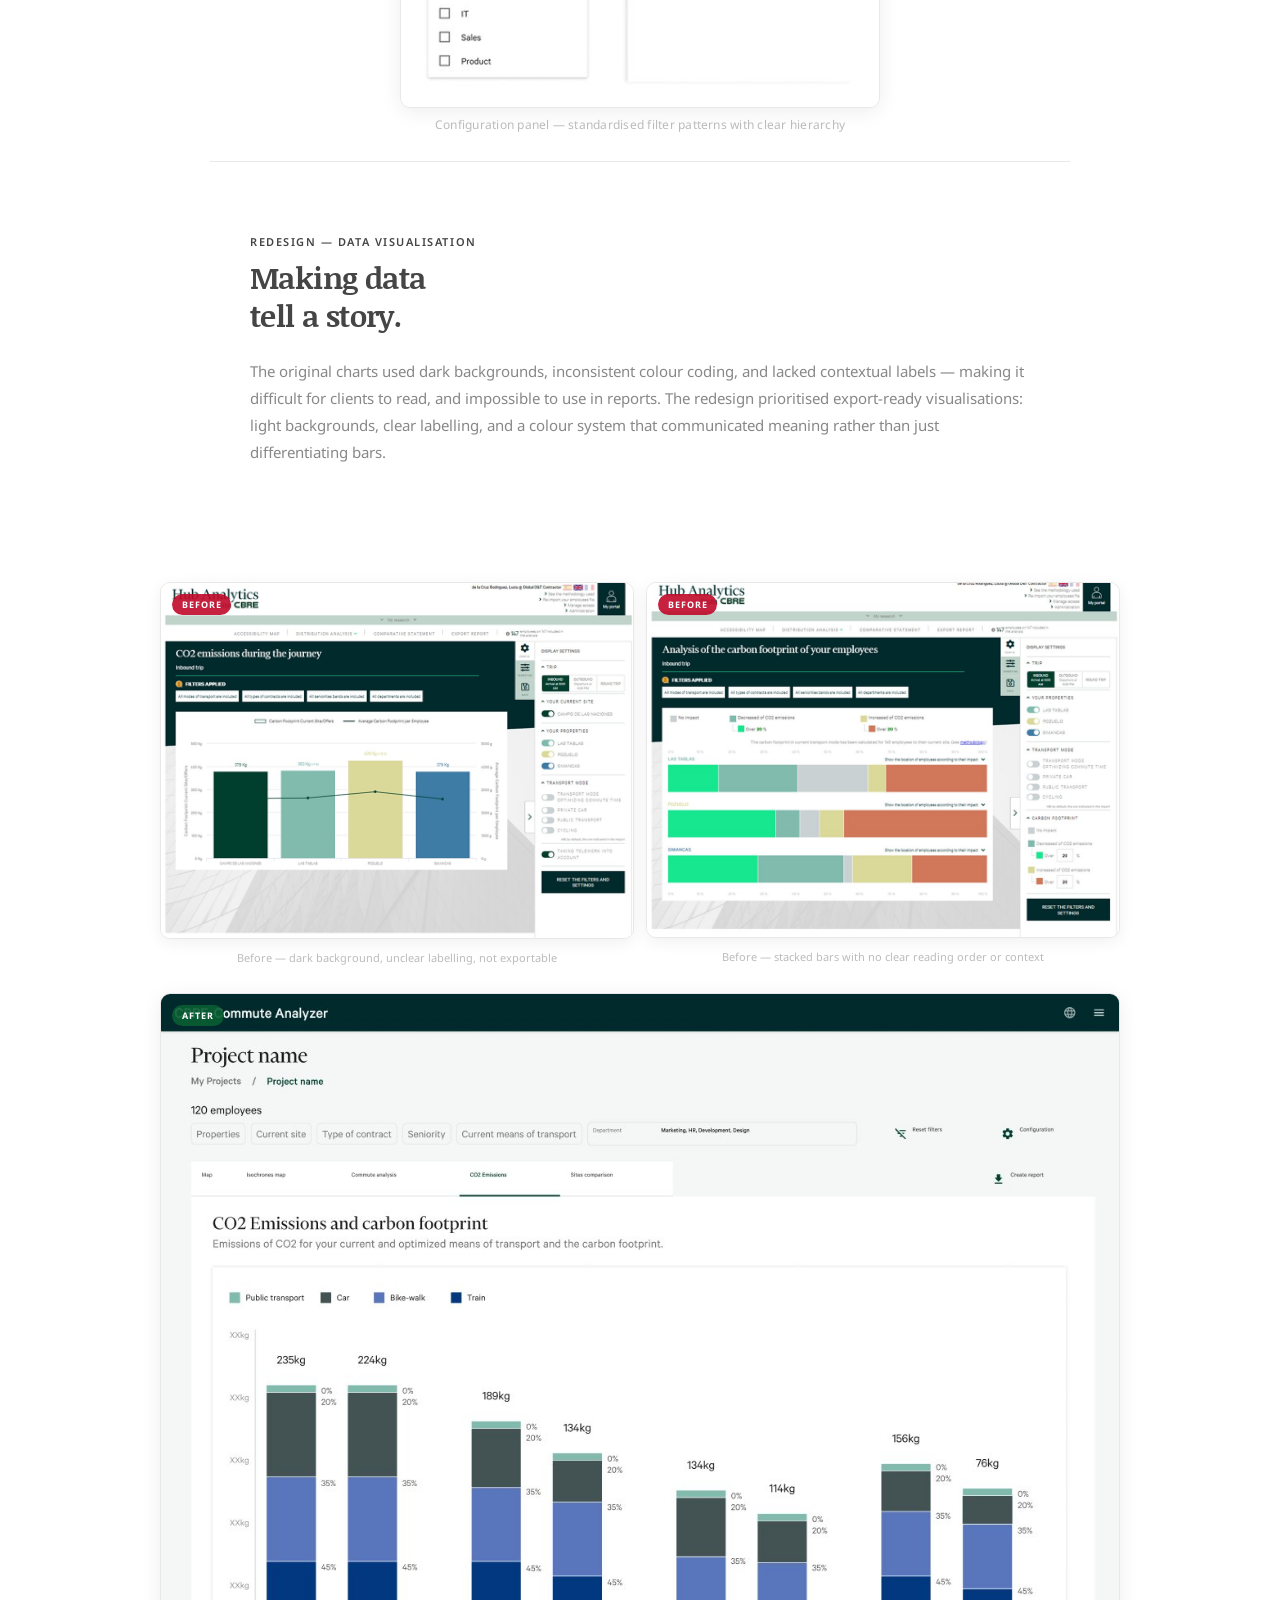
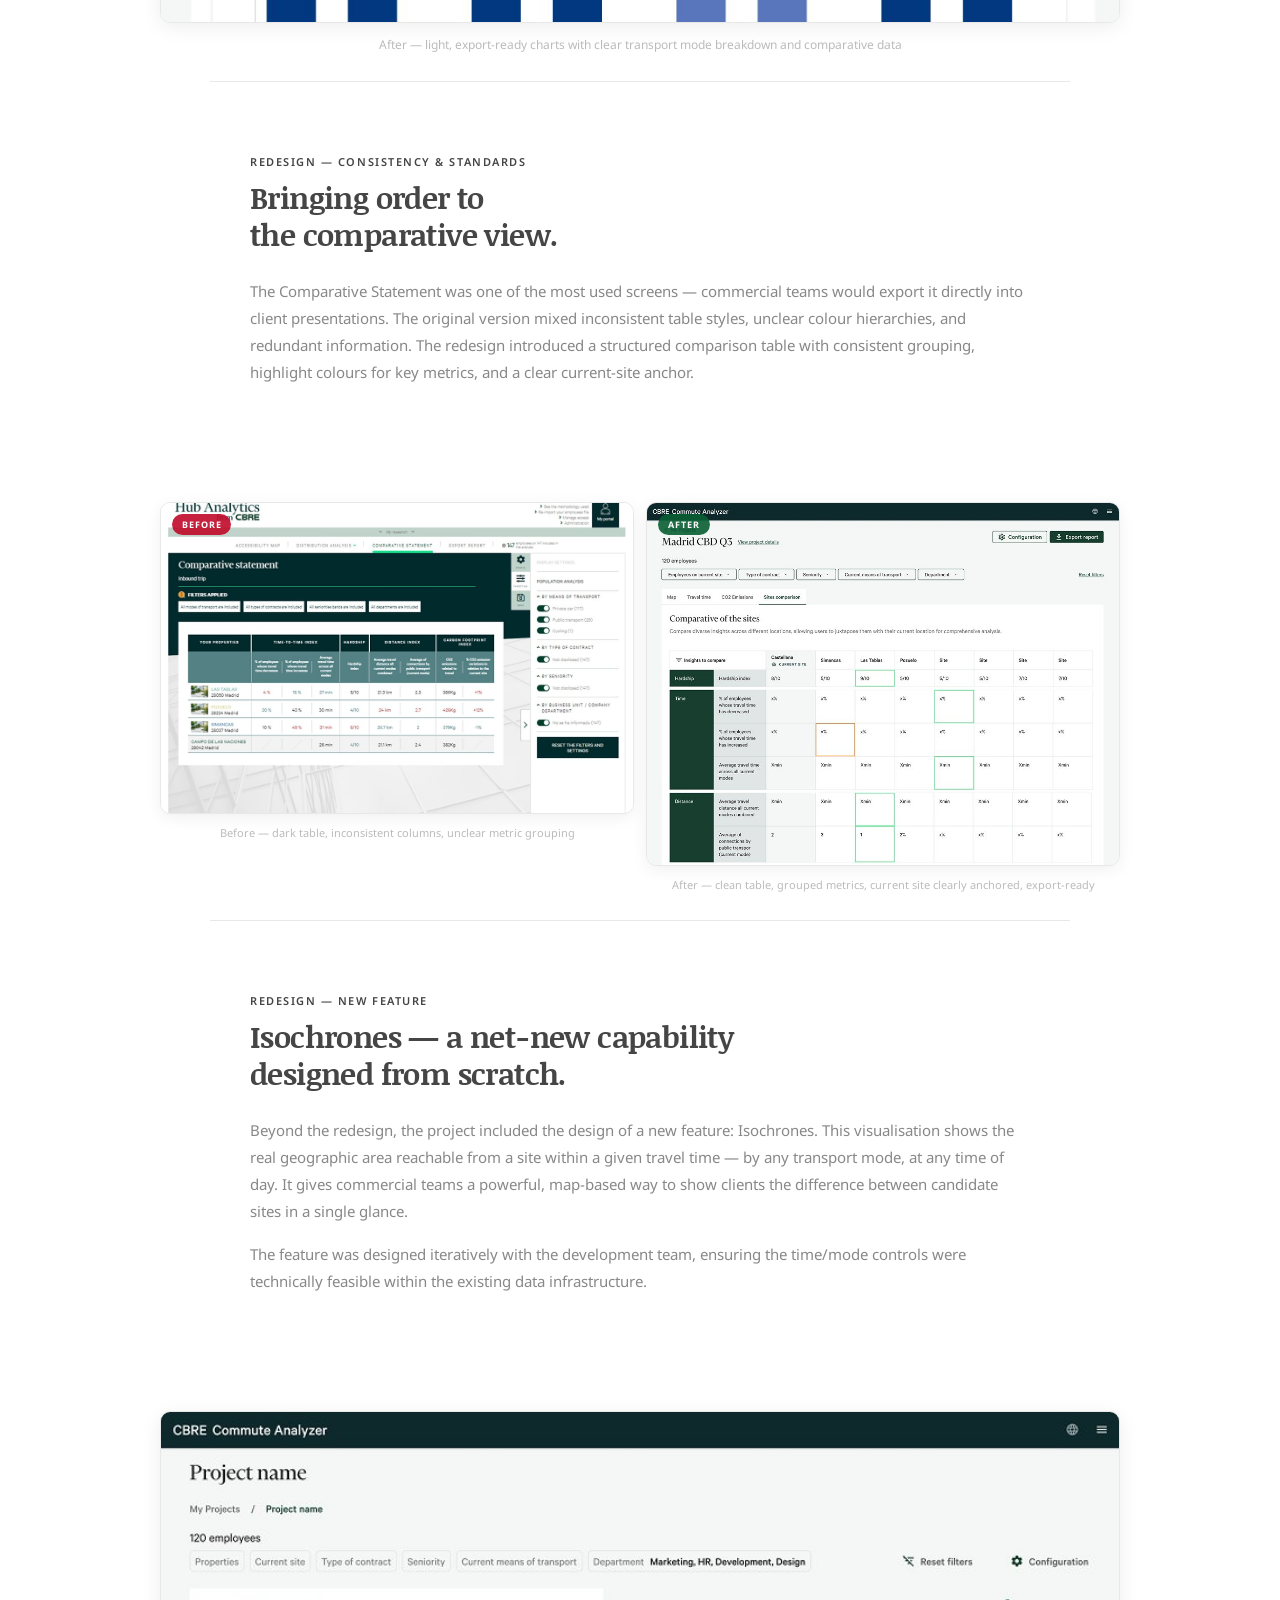
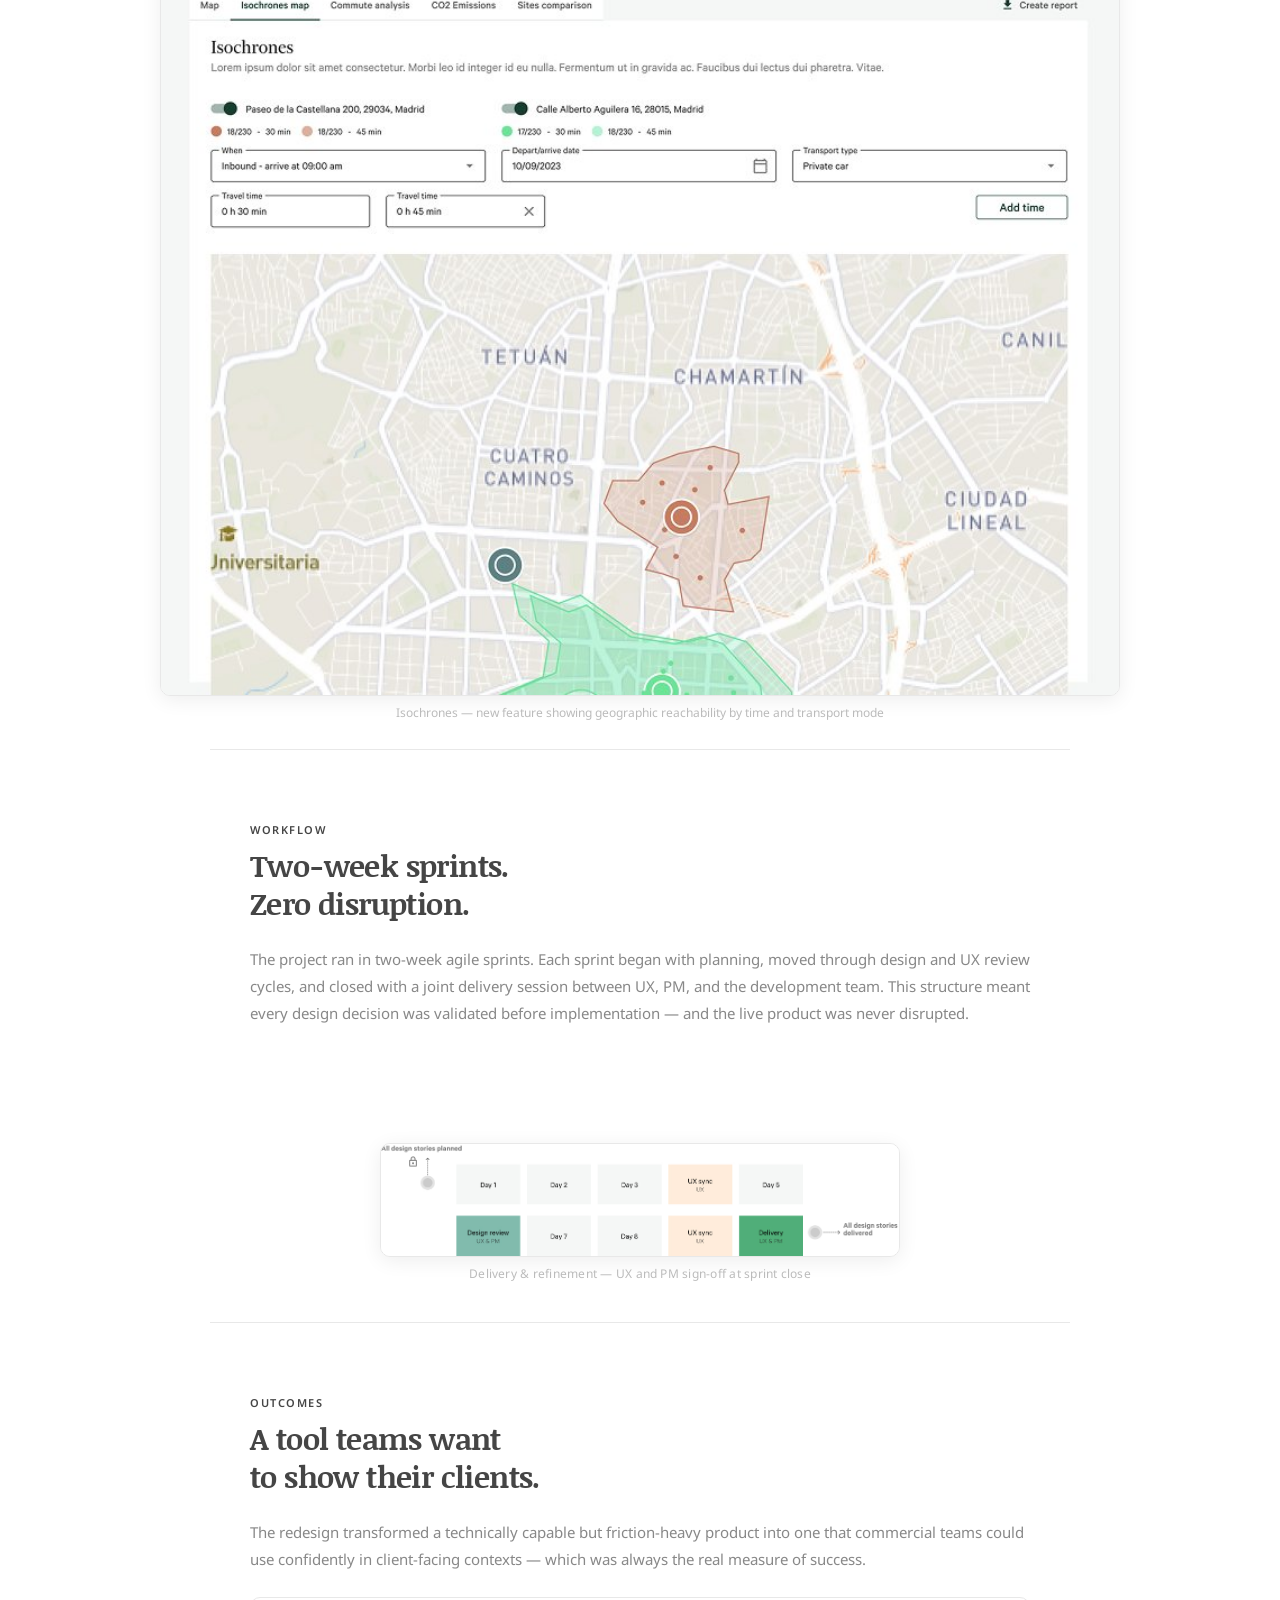
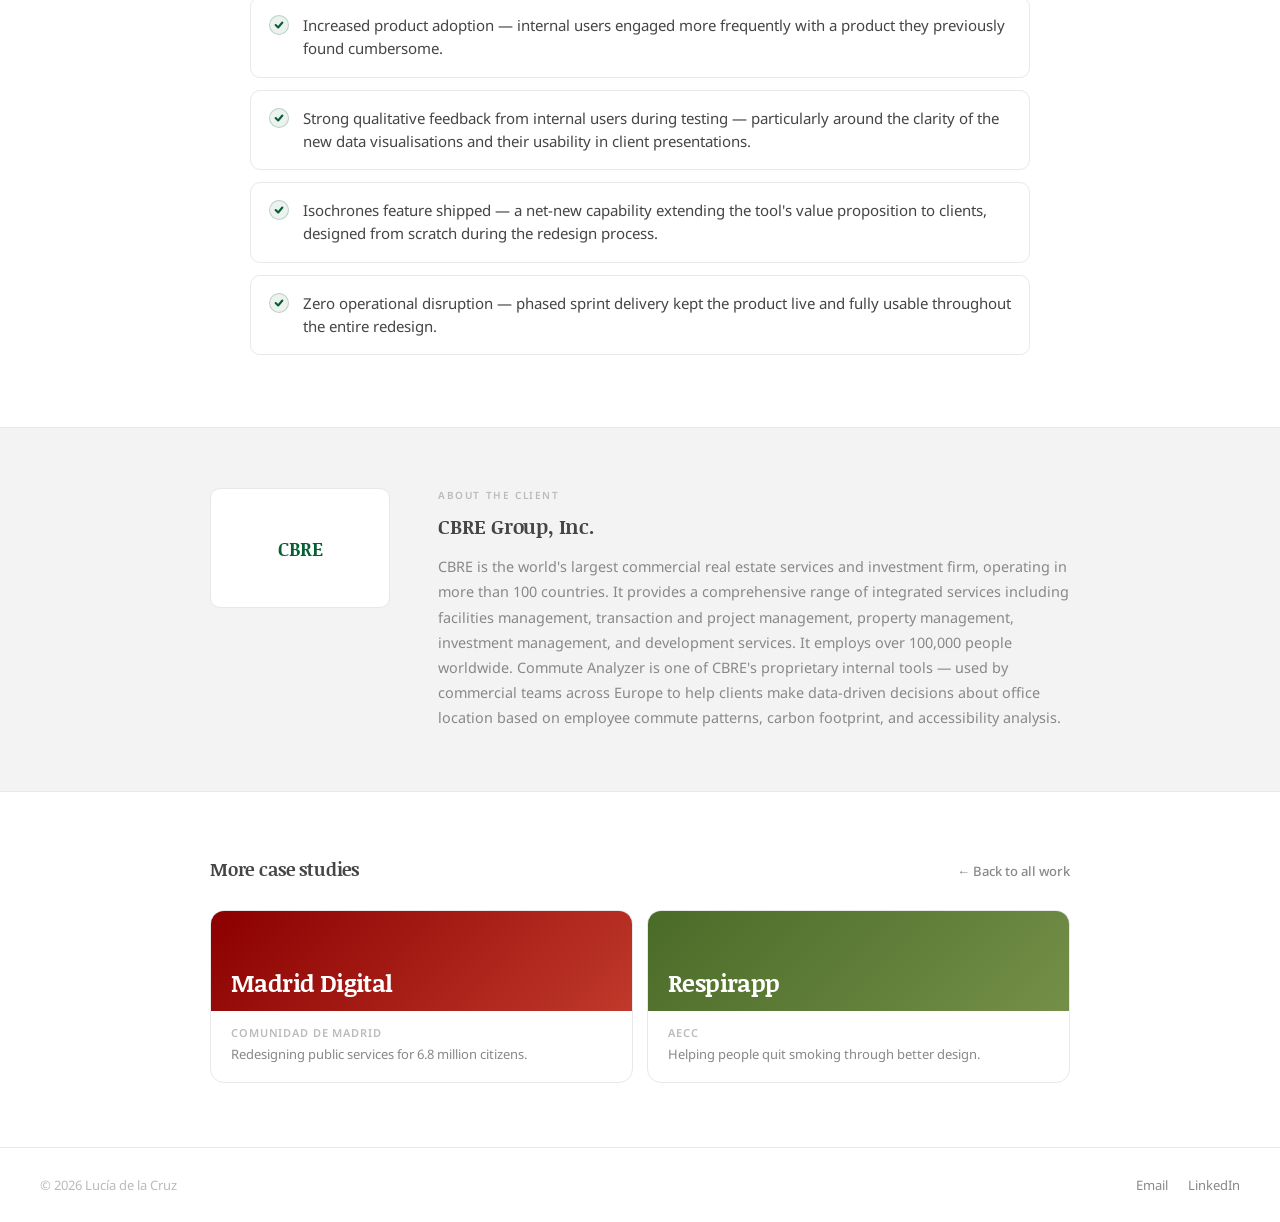
<file: cbre.html>
<!DOCTYPE html>
<html lang="en">
<head>
  <meta charset="UTF-8" />
  <meta name="viewport" content="width=device-width, initial-scale=1.0" />
  <title>CBRE Commute Analyzer — Lucía de la Cruz</title>
  <link href="https://fonts.googleapis.com/css2?family=Noticia+Text:ital,wght@0,400;0,700;1,400&family=Noto+Sans:wght@300;400;500;600&display=swap" rel="stylesheet" />
  <style>
    *, *::before, *::after { box-sizing: border-box; margin: 0; padding: 0; }

    :root {
      --accent: #51FFA1;
      --accent-dim: rgba(81,255,161,0.10);
      --accent-mid: rgba(81,255,161,0.30);
      --text: #454545; --text-light: #888; --text-lighter: #bbb;
      --bg: #ffffff; --bg-alt: #F3F3F3; --border: #e8e8e8;
      --brand: #095F34; --brand-dark: #063d22;
      --font-display: 'Noticia Text', serif; --font-body: 'Noto Sans', sans-serif;
    }

    html, body { font-family: var(--font-body); color: var(--text); background: var(--bg); overflow-x: hidden; }

    /* NAV */
    nav { position:fixed; top:0; left:0; right:0; z-index:100; display:flex; align-items:center; justify-content:space-between; padding:20px 40px; background:rgba(255,255,255,0.92); backdrop-filter:blur(8px); border-bottom:1px solid var(--border); }
    .nav-back { display:flex; align-items:center; gap:8px; font-size:0.8125rem; font-weight:500; color:var(--text-light); text-decoration:none; transition:color 0.2s; }
    .nav-back:hover { color:var(--text); }
    .nav-name { font-family:var(--font-display); font-size:1rem; font-weight:700; color:var(--text); text-decoration:none; }

    /* HERO — full-width landing screenshot as bg */
    .hero-banner {
      width:100%; margin-top:61px; position:relative; overflow:hidden;
      background:var(--brand-dark); min-height:480px; display:flex; flex-direction:column;
    }

    .hero-bg {
      position:absolute; inset:0; width:100%; height:100%;
      object-fit:cover; object-position:top center; opacity:0.18;
    }

    .hero-overlay {
      position:absolute; inset:0;
      background: linear-gradient(to right, rgba(6,61,34,0.95) 0%, rgba(6,61,34,0.80) 45%, rgba(6,61,34,0.55) 100%),
                  radial-gradient(ellipse 50% 80% at 5% 85%, rgba(0,20,10,0.6) 0%, transparent 55%);
    }

    .hero-inner { position:relative; z-index:2; max-width:860px; margin:0 auto; padding:72px 40px 32px; flex:1; }
    .hero-inner .eyebrow { font-size:0.7rem; font-weight:600; letter-spacing:0.14em; text-transform:uppercase; color:rgba(255,255,255,0.45); margin-bottom:12px; }
    .hero-inner h1 { font-family:var(--font-display); font-size:clamp(2rem,5vw,3.2rem); font-weight:700; color:#fff; letter-spacing:-0.025em; line-height:1.15; margin-bottom:16px; }
    .hero-inner .hero-desc { font-size:1rem; color:rgba(255,255,255,0.6); line-height:1.7; max-width:500px; margin-bottom:0; font-weight:300; }

    /* Hero 3-up screens */
    .hero-screens {
      position:relative; z-index:2;
      max-width:1000px; margin:0 auto; padding:28px 40px 0;
      display:grid; grid-template-columns:1.4fr 1fr 1fr; gap:10px; align-items:end;
    }

    .hscreen {
      border-radius:8px 8px 0 0; overflow:hidden;
      border:1px solid rgba(255,255,255,0.12); border-bottom:none;
      display:flex; flex-direction:column;
    }

    .hscreen-label {
      font-size:0.5625rem; font-weight:600; letter-spacing:0.1em; text-transform:uppercase;
      color:rgba(255,255,255,0.35); padding:6px 10px; background:rgba(0,0,0,0.2); flex-shrink:0;
    }

    .hscreen img { width:100%; display:block; object-fit:cover; object-position:top; }
    .hscreen.tall img { max-height:240px; }
    .hscreen.short img { max-height:160px; }

    /* META */
    .case-meta-wrap { max-width:860px; margin:0 auto; padding:40px 40px 0; }
    .case-meta { display:flex; flex-wrap:wrap; gap:32px; padding:32px 0; border-top:1px solid var(--border); }
    .meta-label { font-size:0.6875rem; font-weight:600; letter-spacing:0.12em; text-transform:uppercase; color:var(--text-lighter); margin-bottom:5px; }
    .meta-value { font-size:0.9375rem; font-weight:500; color:var(--text); }

    /* IMPACT */
    .impact-banner { background:var(--brand-dark); padding:56px 40px; }
    .impact-inner { max-width:860px; margin:0 auto; display:grid; grid-template-columns:repeat(3,1fr); gap:40px; }
    .impact-number { font-family:var(--font-display); font-size:clamp(2.2rem,4vw,3rem); font-weight:700; color:#fff; letter-spacing:-0.03em; line-height:1; margin-bottom:8px; }
    .impact-number span { color:rgba(255,255,255,0.4); }
    .impact-label { font-size:0.8125rem; color:rgba(255,255,255,0.45); line-height:1.5; }

    /* CONTENT SECTIONS */
    .case-section { padding:72px 40px; max-width:860px; margin:0 auto; }
    .section-label { font-size:0.6875rem; font-weight:600; letter-spacing:0.14em; text-transform:uppercase; color:var(--text); margin-bottom:10px; }
    .section-heading { font-family:var(--font-display); font-size:clamp(1.4rem,2.5vw,1.875rem); font-weight:700; color:var(--text); letter-spacing:-0.02em; line-height:1.25; margin-bottom:24px; }
    .body-text { font-size:0.9375rem; color:var(--text-light); line-height:1.8; margin-bottom:16px; }
    .divider { height:1px; background:var(--border); max-width:860px; margin:0 auto; }

    .highlight-quote { border-left:3px solid var(--brand); padding:18px 22px; margin:28px 0; background:rgba(9,95,52,0.04); border-radius:0 8px 8px 0; }
    .highlight-quote p { font-family:var(--font-display); font-size:1.0625rem; font-style:italic; color:var(--text); line-height:1.65; }

    /* IMAGE BLOCKS */
    /* full width */
    .img-full { max-width:860px; margin:28px auto; padding:0 40px; }
    .img-full figure { }
    .img-full img { width:100%; display:block; border-radius:10px; border:1px solid var(--border); box-shadow:0 4px 20px rgba(0,0,0,0.07); }
    .img-full figcaption { font-size:0.75rem; color:var(--text-lighter); margin-top:8px; text-align:center; letter-spacing:0.02em; }

    /* wide — bleeds slightly beyond section max-width */
    .img-wide { max-width:1040px; margin:28px auto; padding:0 40px; }
    .img-wide img { width:100%; display:block; border-radius:10px; border:1px solid var(--border); box-shadow:0 4px 20px rgba(0,0,0,0.07); }
    .img-wide figcaption { font-size:0.75rem; color:var(--text-lighter); margin-top:8px; text-align:center; }

    /* 2 up */
    .img-2up { max-width:1040px; margin:28px auto; padding:0 40px; display:grid; grid-template-columns:1fr 1fr; gap:12px; }
    .img-2up figure { }
    .img-2up img { width:100%; display:block; border-radius:10px; border:1px solid var(--border); box-shadow:0 4px 16px rgba(0,0,0,0.06); }
    .img-2up figcaption { font-size:0.6875rem; color:var(--text-lighter); margin-top:6px; text-align:center; }

    /* 3 up */
    .img-3up { max-width:1040px; margin:28px auto; padding:0 40px; display:grid; grid-template-columns:1fr 1fr 1fr; gap:10px; }
    .img-3up figure { }
    .img-3up img { width:100%; display:block; border-radius:8px; border:1px solid var(--border); box-shadow:0 2px 12px rgba(0,0,0,0.05); }
    .img-3up figcaption { font-size:0.625rem; color:var(--text-lighter); margin-top:5px; text-align:center; }

    /* annotation label on image */
    .img-annotated { position:relative; display:inline-block; width:100%; }
    .img-annotated img { width:100%; display:block; border-radius:10px; border:1px solid var(--border); }
    .img-tag {
      position:absolute; top:12px; left:12px;
      background:rgba(9,95,52,0.9); color:#fff;
      font-size:0.5625rem; font-weight:700; letter-spacing:0.1em; text-transform:uppercase;
      padding:4px 10px; border-radius:100px;
    }
    .img-tag.red { background:rgba(192,9,42,0.9); }
    .img-tag.light { background:rgba(255,255,255,0.9); color:var(--text); }

    /* PROBLEM CARDS */
    .problem-cards { display:grid; grid-template-columns:repeat(3,1fr); gap:12px; margin-top:28px; }
    .problem-card { border:1px solid var(--border); border-radius:12px; overflow:hidden; }
    .problem-card-img { width:100%; display:block; border-bottom:1px solid var(--border); aspect-ratio:4/3; object-fit:cover; object-position:top; }
    .problem-card-body { padding:16px; background:var(--bg-alt); }
    .problem-num { font-size:0.5625rem; font-weight:700; letter-spacing:0.1em; text-transform:uppercase; color:var(--text-lighter); margin-bottom:6px; }
    .problem-title { font-size:0.875rem; font-weight:600; color:var(--text); margin-bottom:5px; }
    .problem-desc { font-size:0.75rem; color:var(--text-light); line-height:1.6; }

    /* ITERATION BLOCK — label + two images */
    .iteration-block { margin-top:40px; }
    .iteration-label {
      display:flex; align-items:center; gap:12px; margin-bottom:16px;
    }
    .iter-badge {
      font-size:0.625rem; font-weight:700; letter-spacing:0.1em; text-transform:uppercase;
      padding:4px 12px; border-radius:100px; flex-shrink:0;
    }
    .iter-badge.before { background:#fff3f3; color:#c0392b; border:1px solid #fad7d7; }
    .iter-badge.after  { background:var(--accent-dim); color:#1a7a4a; border:1px solid var(--accent-mid); }
    .iter-badge.v1     { background:var(--bg-alt); color:var(--text-light); border:1px solid var(--border); }
    .iter-badge.v2     { background:var(--brand-dark); color:#fff; border:1px solid var(--brand-dark); }
    .iter-title { font-size:0.9375rem; font-weight:600; color:var(--text); }
    .iter-desc  { font-size:0.8125rem; color:var(--text-light); margin-top:2px; }

    /* FINDINGS */
    .findings-list { margin-top:20px; display:flex; flex-direction:column; gap:4px; }
    .finding-item { display:flex; align-items:flex-start; gap:14px; padding:13px 16px; border-radius:8px; font-size:0.9rem; color:var(--text); transition:background 0.15s; border:1px solid transparent; }
    .finding-item:hover { background:var(--bg-alt); border-color:var(--border); }
    .finding-num { font-family:var(--font-display); font-size:0.875rem; font-weight:700; color:var(--text-lighter); width:28px; flex-shrink:0; }

    /* SPRINT */
    .sprint-grid { display:grid; grid-template-columns:1fr 1fr; gap:12px; margin-top:28px; }
    .sprint-img { border-radius:10px; overflow:hidden; border:1px solid var(--border); }
    .sprint-img img { width:100%; display:block; }
    .sprint-img-caption { padding:10px 14px; background:var(--bg-alt); font-size:0.75rem; color:var(--text-light); font-weight:500; }

    /* OUTCOMES */
    .outcome-list { display:flex; flex-direction:column; gap:12px; margin-top:24px; }
    .outcome-item { display:flex; align-items:flex-start; gap:14px; padding:16px 18px; border:1px solid var(--border); border-radius:10px; }
    .outcome-dot { width:20px; height:20px; border-radius:50%; background:rgba(9,95,52,0.08); border:1px solid rgba(9,95,52,0.22); display:flex; align-items:center; justify-content:center; flex-shrink:0; margin-top:1px; }
    .outcome-dot svg { width:10px; height:10px; }
    .outcome-text { font-size:0.9375rem; color:var(--text); line-height:1.55; }

    /* ABOUT + MORE */
    .about-client { padding:60px 40px; background:var(--bg-alt); border-top:1px solid var(--border); }
    .about-client-inner { max-width:860px; margin:0 auto; display:grid; grid-template-columns:180px 1fr; gap:48px; align-items:start; }
    .client-logo-box { width:100%; aspect-ratio:3/2; background:#fff; border:1px solid var(--border); border-radius:10px; display:flex; align-items:center; justify-content:center; font-family:var(--font-display); font-size:1.2rem; font-weight:700; color:var(--brand); }
    .about-client-label { font-size:0.625rem; font-weight:600; letter-spacing:0.16em; text-transform:uppercase; color:var(--text-lighter); margin-bottom:10px; display:block; }
    .about-client-name { font-family:var(--font-display); font-size:1.25rem; font-weight:700; color:var(--text); letter-spacing:-0.01em; margin-bottom:14px; }
    .about-client-text { font-size:0.9rem; color:var(--text-light); line-height:1.75; }

    .more-cases { padding:64px 40px; background:var(--bg); border-top:1px solid var(--border); }
    .more-cases-inner { max-width:860px; margin:0 auto; }
    .more-cases-header { display:flex; align-items:baseline; justify-content:space-between; margin-bottom:28px; }
    .more-cases-title { font-family:var(--font-display); font-size:1.1rem; font-weight:700; color:var(--text); letter-spacing:-0.01em; }
    .more-cases-back { font-size:0.8125rem; font-weight:500; color:var(--text-light); text-decoration:none; }
    .more-cases-back:hover { color:var(--text); }
    .more-cases-grid { display:grid; grid-template-columns:1fr 1fr; gap:14px; }
    .more-card { display:block; text-decoration:none; border:1px solid var(--border); border-radius:14px; overflow:hidden; background:var(--bg); transition:transform 0.2s,box-shadow 0.2s; }
    .more-card:hover { transform:translateY(-3px); box-shadow:0 12px 40px rgba(0,0,0,0.08); }
    .more-card-thumb { height:100px; display:flex; align-items:flex-end; padding:16px 20px; }
    .more-card-name { font-family:var(--font-display); font-size:1.5rem; font-weight:700; color:#fff; letter-spacing:-0.025em; line-height:1; }
    .more-card-body { padding:14px 20px 18px; }
    .more-card-client { font-size:0.6875rem; font-weight:600; letter-spacing:0.08em; text-transform:uppercase; color:var(--text-lighter); margin-bottom:4px; }
    .more-card-desc { font-size:0.8125rem; color:var(--text-light); line-height:1.55; }
    .thumb-madrid { background:linear-gradient(135deg,#8B0000,#c0392b); }
    .thumb-resp   { background:linear-gradient(135deg,#4a6b28,#748F48); }

    footer { padding:28px 40px; border-top:1px solid var(--border); display:flex; align-items:center; justify-content:space-between; }
    footer p { font-size:0.8125rem; color:var(--text-lighter); }
    .footer-links { display:flex; gap:20px; }
    .footer-links a { font-size:0.8125rem; color:var(--text-light); text-decoration:none; }
    .footer-links a:hover { color:var(--text); }

    @media (max-width:900px) {
      nav { padding:16px 20px; }
      .hero-inner, .case-meta-wrap, .case-section { padding-left:20px; padding-right:20px; }
      .hero-screens { grid-template-columns:1fr; padding-left:20px; padding-right:20px; }
      .hscreen.short { display:none; }
      .img-full, .img-wide, .img-2up, .img-3up { padding-left:20px; padding-right:20px; }
      .img-2up, .img-3up { grid-template-columns:1fr; }
      .problem-cards { grid-template-columns:1fr; }
      .sprint-grid { grid-template-columns:1fr; }
      .impact-inner, .more-cases-grid { grid-template-columns:1fr 1fr; }
      .about-client, .more-cases { padding-left:20px; padding-right:20px; }
      .about-client-inner { grid-template-columns:1fr; gap:24px; }
      footer { flex-direction:column; gap:16px; text-align:center; }
    }
    @media (max-width:600px) {
      .impact-inner, .more-cases-grid { grid-template-columns:1fr; }
    }
  </style>
</head>
<body>

<nav>
  <a href="index.html" class="nav-back">
    <svg width="16" height="16" viewBox="0 0 24 24" fill="none" stroke="currentColor" stroke-width="2" stroke-linecap="round"><polyline points="15 18 9 12 15 6"/></svg>
    Back
  </a>
  <a href="index.html" class="nav-name">Lucía de la Cruz</a>
</nav>

<!-- HERO -->
<div class="hero-banner">
  <img class="hero-bg" src="assets/cbre/landing.png" alt="" aria-hidden="true" />
  <div class="hero-overlay"></div>

  <div class="hero-inner">
    <p class="eyebrow">CBRE — Internal Product Redesign</p>
    <h1>Turning complex data<br/>into confident decisions</h1>
    <p class="hero-desc">A complete UX/UI redesign of CBRE's Commute Analyzer — used daily by commercial teams across 5 countries to recommend the best office locations for their clients.</p>
  </div>

  <div class="hero-screens">
    <div class="hscreen tall">
      <p class="hscreen-label">Redesigned — map view</p>
      <img src="assets/cbre/06-ia-iter2.png" alt="Redesigned map view" />
    </div>
    <div class="hscreen short">
      <p class="hscreen-label">Redesigned — isochrones</p>
      <img src="assets/cbre/05-isochrones.png" alt="Isochrones feature" />
    </div>
    <div class="hscreen short">
      <p class="hscreen-label">Redesigned — data viz</p>
      <img src="assets/cbre/07-data-new.png" alt="Redesigned data visualisation" />
    </div>
  </div>
</div>

<!-- META -->
<div class="case-meta-wrap">
  <div class="case-meta">
    <div><p class="meta-label">Role</p><p class="meta-value">UX/UI Designer</p></div>
    <div><p class="meta-label">Client</p><p class="meta-value">CBRE — Global Real Estate</p></div>
    <div><p class="meta-label">Type</p><p class="meta-value">Internal B2B tool · Product redesign</p></div>
    <div><p class="meta-label">Scope</p><p class="meta-value">Research · IA · Data viz · UI system</p></div>
  </div>
</div>

<!-- IMPACT -->
<div class="impact-banner">
  <div class="impact-inner">
    <div><div class="impact-number">15</div><div class="impact-label">User interviews across 5 countries</div></div>
    <div><div class="impact-number">3</div><div class="impact-label">Core redesign areas: IA, data viz, visual components</div></div>
    <div><div class="impact-number">2<span>wk</span></div><div class="impact-label">Agile design sprints with phased, zero-disruption delivery</div></div>
  </div>
</div>

<!-- BACKGROUND -->
<div class="case-section">
  <p class="section-label">Background</p>
  <h2 class="section-heading">A daily-use tool that was<br/>working against its users.</h2>
  <p class="body-text">Commute Analyzer is CBRE's internal tool for helping commercial teams find the optimal office location for their clients — analysing employee commute patterns, travel time, CO₂ emissions, and accessibility across candidate sites.</p>
  <p class="body-text">The product was technically capable but experientially broken. Slow workflows, inconsistent navigation, and outdated visuals created friction at precisely the moment commercial teams needed to move fast and look credible in front of clients.</p>
</div>

<!-- Full landing page image — with context -->
<div class="case-section" style="padding-bottom:16px;">
  <p class="section-label">The product</p>
  <h2 class="section-heading">What Commute Analyzer does.</h2>
  <p class="body-text">To give full context to the redesign, we created a landing page at the end of the project to communicate the product's value proposition to new commercial teams. It captures the three core capabilities — finding the optimal office location, tracking CO₂ emissions across sites, and giving visibility into employee travel patterns — and shows how the tool positions itself within CBRE's offering.</p>
  <p class="body-text">This landing page was designed <em>after</em> the redesign was complete, translating the redesigned product into a clear narrative for onboarding and internal adoption.</p>
</div>

<figure class="img-wide">
  <img src="assets/cbre/landing.png" alt="Commute Analyzer landing page — product overview" />
  <figcaption>Commute Analyzer landing page — created post-redesign to support internal onboarding</figcaption>
</figure>

<div class="divider"></div>

<!-- RESEARCH -->
<div class="case-section">
  <p class="section-label">Research approach</p>
  <h2 class="section-heading">Two methods.
One converged picture.<br/>One converged picture.</h2>
  <p class="body-text">The research phase used two complementary lenses: user interviews with commercial teams across 5 countries to understand the real-world friction, and a heuristic evaluation against the Nielsen Norman framework to surface structural usability issues that users had normalised and stopped reporting.</p>

  <div class="highlight-quote">
    <p>"We need the client to understand the data for themselves to speed up the process. The visual design is complex and kind of old — clients put these graphics in their decision reports."</p>
  </div>
</div>

<!-- Double diamond + heuristic -->
<div class="img-2up">
  <figure>
    <img src="assets/cbre/double-diamond.jpg" alt="Double Diamond methodology — Revamped" />
    <figcaption>Revamped Double Diamond — the research framework applied</figcaption>
  </figure>
  <figure>
    <img src="assets/cbre/heuristic.jpg" alt="Nielsen Norman heuristic evaluation framework" />
    <figcaption>Nielsen Norman 10 heuristics — the audit framework</figcaption>
  </figure>
</div>

<div class="divider"></div>

<!-- PROBLEMS -->
<div class="case-section">
  <p class="section-label">What we found</p>
  <h2 class="section-heading">Five findings.<br/>One clear direction.</h2>
  <p class="body-text">User interviews and heuristic evaluation converged on the same diagnosis: a product built around technical completeness rather than human usability. These were the three core failure areas.</p>

  <div class="findings-list">
    <div class="finding-item"><span class="finding-num">01</span><span>No information architecture — users couldn't orient themselves or understand where they were</span></div>
    <div class="finding-item"><span class="finding-num">02</span><span>Data was visually unclear — charts didn't communicate what they needed to, and couldn't be exported</span></div>
    <div class="finding-item"><span class="finding-num">03</span><span>Inconsistent UI patterns — navigation, filtering, and controls didn't follow any standard</span></div>
    <div class="finding-item"><span class="finding-num">04</span><span>Cognitive overload at key decision points — information wasn't delivered efficiently</span></div>
    <div class="finding-item"><span class="finding-num">05</span><span>Outdated visual design — undermined trust in client-facing presentations</span></div>
  </div>
</div>

<!-- 3 problem screenshots -->
<div class="img-3up">
  <figure>
    <div class="img-annotated">
      <img src="assets/cbre/01-before-ia.png" alt="Before — lack of information architecture" />
      <span class="img-tag red">Problem 01</span>
    </div>
    <figcaption>No IA — navigation tabs carry equal weight, no hierarchy</figcaption>
  </figure>
  <figure>
    <div class="img-annotated">
      <img src="assets/cbre/02-before-data.png" alt="Before — unclear data" />
      <span class="img-tag red">Problem 02</span>
    </div>
    <figcaption>Unclear data — charts don't communicate meaning clearly</figcaption>
  </figure>
  <figure>
    <div class="img-annotated">
      <img src="assets/cbre/03-before-ui.png" alt="Before — outdated UI" />
      <span class="img-tag red">Problem 03</span>
    </div>
    <figcaption>Outdated UI — dark, heavy, not suitable for client exports</figcaption>
  </figure>
</div>

<div class="divider"></div>

<!-- REDESIGN: IA -->
<div class="case-section">
  <p class="section-label">Redesign — Information architecture</p>
  <h2 class="section-heading">Restructuring how users<br/>navigate the tool.</h2>
  <p class="body-text">The original product had a flat navigation with no hierarchy — every section felt equally important, making it impossible to orient within a project. The redesign introduced a clear project header with persistent context (project name, employee count, active filters), inline filter chips, and a tab structure that reflects the actual analysis workflow.</p>
  <p class="body-text">Two versions were explored before landing on the final approach. The key design question was how much context to surface at all times — too little and users lose orientation, too much and the interface becomes noisy. The final version strikes a balance: a persistent header anchors every view, while filters and configuration stay accessible but unobtrusive.</p>
</div>

<div class="img-2up">
  <figure>
    <div class="img-annotated">
      <img src="assets/cbre/06-ia-iter1.png" alt="IA redesign — version 1" />
      <span class="img-tag v1">Version 1</span>
    </div>
    <figcaption>V1 — Project header introduced, tabs reorganised by workflow</figcaption>
  </figure>
  <figure>
    <div class="img-annotated">
      <img src="assets/cbre/06-ia-iter2.png" alt="IA redesign — final version" />
      <span class="img-tag v2">Final</span>
    </div>
    <figcaption>Final — Denser project context, cleaner breadcrumb, map with location data</figcaption>
  </figure>
</div>

<!-- Filters — secondary, smaller -->
<div class="img-full" style="max-width:560px;">
  <figure>
    <img src="assets/cbre/06-filters.png" alt="Filters and configuration panel redesigned" />
    <figcaption>Configuration panel — standardised filter patterns with clear hierarchy</figcaption>
  </figure>
</div>

<div class="divider"></div>

<!-- REDESIGN: DATA VIZ -->
<div class="case-section">
  <p class="section-label">Redesign — Data visualisation</p>
  <h2 class="section-heading">Making data<br/>tell a story.</h2>
  <p class="body-text">The original charts used dark backgrounds, inconsistent colour coding, and lacked contextual labels — making it difficult for clients to read, and impossible to use in reports. The redesign prioritised export-ready visualisations: light backgrounds, clear labelling, and a colour system that communicated meaning rather than just differentiating bars.</p>
</div>

<!-- Data viz before x2 -->
<div class="img-2up">
  <figure>
    <div class="img-annotated">
      <img src="assets/cbre/07-data-prev1.png" alt="Data visualisation before — CO2 emissions chart" />
      <span class="img-tag red">Before</span>
    </div>
    <figcaption>Before — dark background, unclear labelling, not exportable</figcaption>
  </figure>
  <figure>
    <div class="img-annotated">
      <img src="assets/cbre/07-data-prev2.png" alt="Data visualisation before — carbon footprint" />
      <span class="img-tag red">Before</span>
    </div>
    <figcaption>Before — stacked bars with no clear reading order or context</figcaption>
  </figure>
</div>

<!-- Data viz after -->
<figure class="img-wide">
  <div class="img-annotated">
    <img src="assets/cbre/07-data-new.png" alt="Data visualisation redesigned — CO2 Emissions" />
    <span class="img-tag">After</span>
  </div>
  <figcaption>After — light, export-ready charts with clear transport mode breakdown and comparative data</figcaption>
</figure>

<div class="divider"></div>

<!-- REDESIGN: CONSISTENCY -->
<div class="case-section">
  <p class="section-label">Redesign — Consistency & standards</p>
  <h2 class="section-heading">Bringing order to<br/>the comparative view.</h2>
  <p class="body-text">The Comparative Statement was one of the most used screens — commercial teams would export it directly into client presentations. The original version mixed inconsistent table styles, unclear colour hierarchies, and redundant information. The redesign introduced a structured comparison table with consistent grouping, highlight colours for key metrics, and a clear current-site anchor.</p>
</div>

<div class="img-2up">
  <figure>
    <div class="img-annotated">
      <img src="assets/cbre/08-consistency-prev.png" alt="Comparative statement before" />
      <span class="img-tag red">Before</span>
    </div>
    <figcaption>Before — dark table, inconsistent columns, unclear metric grouping</figcaption>
  </figure>
  <figure>
    <div class="img-annotated">
      <img src="assets/cbre/08-consistency-new.png" alt="Comparative statement redesigned" />
      <span class="img-tag">After</span>
    </div>
    <figcaption>After — clean table, grouped metrics, current site clearly anchored, export-ready</figcaption>
  </figure>
</div>

<div class="divider"></div>

<!-- NEW FEATURE: ISOCHRONES -->
<div class="case-section">
  <p class="section-label">Redesign — New feature</p>
  <h2 class="section-heading">Isochrones — a net-new capability<br/>designed from scratch.</h2>
  <p class="body-text">Beyond the redesign, the project included the design of a new feature: Isochrones. This visualisation shows the real geographic area reachable from a site within a given travel time — by any transport mode, at any time of day. It gives commercial teams a powerful, map-based way to show clients the difference between candidate sites in a single glance.</p>
  <p class="body-text">The feature was designed iteratively with the development team, ensuring the time/mode controls were technically feasible within the existing data infrastructure.</p>
</div>

<figure class="img-wide">
  <img src="assets/cbre/05-isochrones.png" alt="New Isochrones feature — map with reachability zones" />
  <figcaption>Isochrones — new feature showing geographic reachability by time and transport mode</figcaption>
</figure>

<div class="divider"></div>

<!-- WORKFLOW -->
<div class="case-section">
  <p class="section-label">Workflow</p>
  <h2 class="section-heading">Two-week sprints.<br/>Zero disruption.</h2>
  <p class="body-text">The project ran in two-week agile sprints. Each sprint began with planning, moved through design and UX review cycles, and closed with a joint delivery session between UX, PM, and the development team. This structure meant every design decision was validated before implementation — and the live product was never disrupted.</p>
</div>

<div class="img-full" style="max-width:600px;">
  <figure>
    <img src="assets/cbre/delivery.jpg" alt="Delivery and refinement session — UX and PM" />
    <figcaption>Delivery & refinement — UX and PM sign-off at sprint close</figcaption>
  </figure>
</div>

<div class="divider" style="margin-top:40px;"></div>

<!-- OUTCOMES -->
<div class="case-section">
  <p class="section-label">Outcomes</p>
  <h2 class="section-heading">A tool teams want<br/>to show their clients.</h2>
  <p class="body-text">The redesign transformed a technically capable but friction-heavy product into one that commercial teams could use confidently in client-facing contexts — which was always the real measure of success.</p>

  <div class="outcome-list">
    <div class="outcome-item">
      <div class="outcome-dot"><svg viewBox="0 0 12 12" fill="none" stroke="var(--brand)" stroke-width="2.5" stroke-linecap="round" stroke-linejoin="round"><polyline points="2 6 5 9 10 3"/></svg></div>
      <p class="outcome-text">Increased product adoption — internal users engaged more frequently with a product they previously found cumbersome.</p>
    </div>
    <div class="outcome-item">
      <div class="outcome-dot"><svg viewBox="0 0 12 12" fill="none" stroke="var(--brand)" stroke-width="2.5" stroke-linecap="round" stroke-linejoin="round"><polyline points="2 6 5 9 10 3"/></svg></div>
      <p class="outcome-text">Strong qualitative feedback from internal users during testing — particularly around the clarity of the new data visualisations and their usability in client presentations.</p>
    </div>
    <div class="outcome-item">
      <div class="outcome-dot"><svg viewBox="0 0 12 12" fill="none" stroke="var(--brand)" stroke-width="2.5" stroke-linecap="round" stroke-linejoin="round"><polyline points="2 6 5 9 10 3"/></svg></div>
      <p class="outcome-text">Isochrones feature shipped — a net-new capability extending the tool's value proposition to clients, designed from scratch during the redesign process.</p>
    </div>
    <div class="outcome-item">
      <div class="outcome-dot"><svg viewBox="0 0 12 12" fill="none" stroke="var(--brand)" stroke-width="2.5" stroke-linecap="round" stroke-linejoin="round"><polyline points="2 6 5 9 10 3"/></svg></div>
      <p class="outcome-text">Zero operational disruption — phased sprint delivery kept the product live and fully usable throughout the entire redesign.</p>
    </div>
  </div>
</div>

<!-- ABOUT CLIENT -->
<div class="about-client">
  <div class="about-client-inner">
    <div class="client-logo-box">CBRE</div>
    <div>
      <span class="about-client-label">About the client</span>
      <p class="about-client-name">CBRE Group, Inc.</p>
      <p class="about-client-text">CBRE is the world's largest commercial real estate services and investment firm, operating in more than 100 countries. It provides a comprehensive range of integrated services including facilities management, transaction and project management, property management, investment management, and development services. It employs over 100,000 people worldwide. Commute Analyzer is one of CBRE's proprietary internal tools — used by commercial teams across Europe to help clients make data-driven decisions about office location based on employee commute patterns, carbon footprint, and accessibility analysis.</p>
    </div>
  </div>
</div>

<!-- MORE CASES -->
<div class="more-cases">
  <div class="more-cases-inner">
    <div class="more-cases-header">
      <p class="more-cases-title">More case studies</p>
      <a href="index.html" class="more-cases-back">← Back to all work</a>
    </div>
    <div class="more-cases-grid">
      <a href="madrid-digital.html" class="more-card">
        <div class="more-card-thumb thumb-madrid"><span class="more-card-name">Madrid Digital</span></div>
        <div class="more-card-body">
          <p class="more-card-client">Comunidad de Madrid</p>
          <p class="more-card-desc">Redesigning public services for 6.8 million citizens.</p>
        </div>
      </a>
      <a href="respirapp.html" class="more-card">
        <div class="more-card-thumb thumb-resp"><span class="more-card-name">Respirapp</span></div>
        <div class="more-card-body">
          <p class="more-card-client">AECC</p>
          <p class="more-card-desc">Helping people quit smoking through better design.</p>
        </div>
      </a>
    </div>
  </div>
</div>

<footer>
  <p>© 2026 Lucía de la Cruz</p>
  <div class="footer-links">
    <a href="mailto:luciadcr8@gmail.com">Email</a>
    <a href="https://www.linkedin.com/in/lucia-de-la-cruz-rodriguez/" target="_blank">LinkedIn</a>
  </div>
</footer>

</body>
</html>
</file>
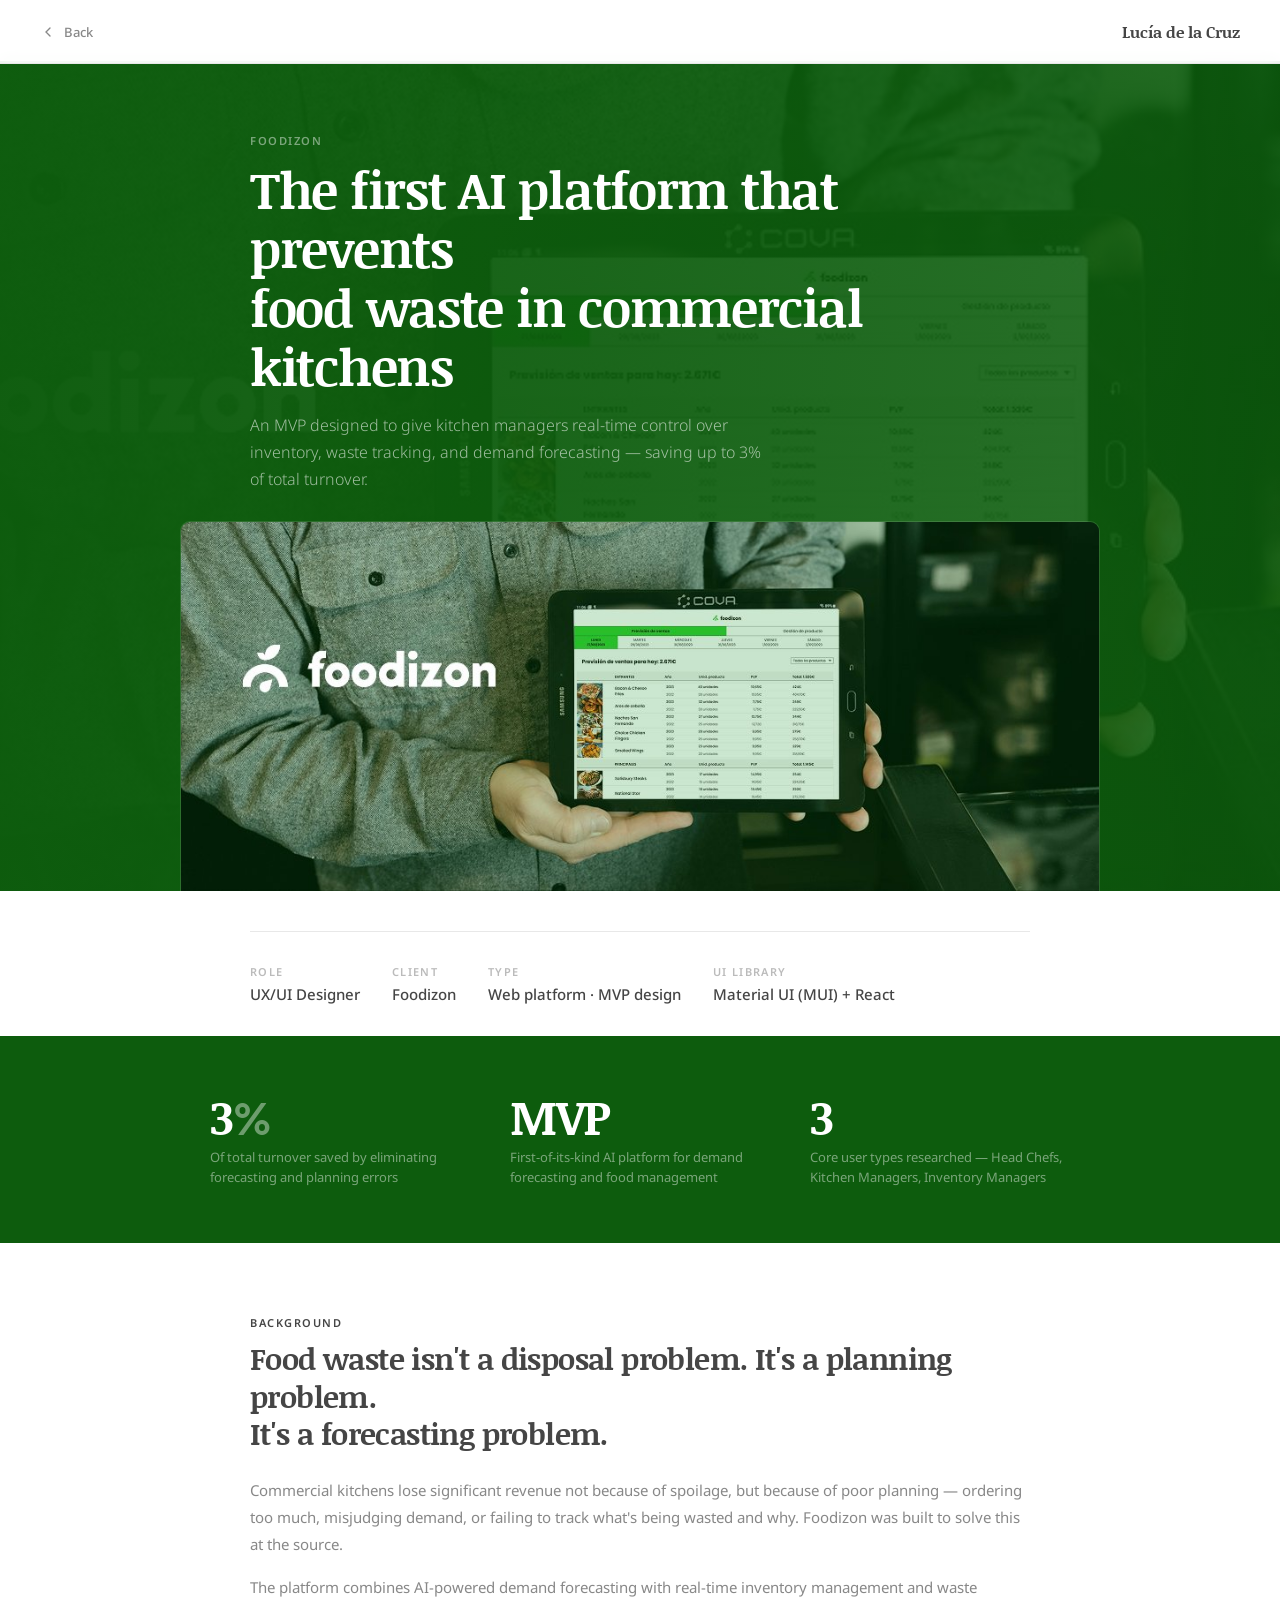
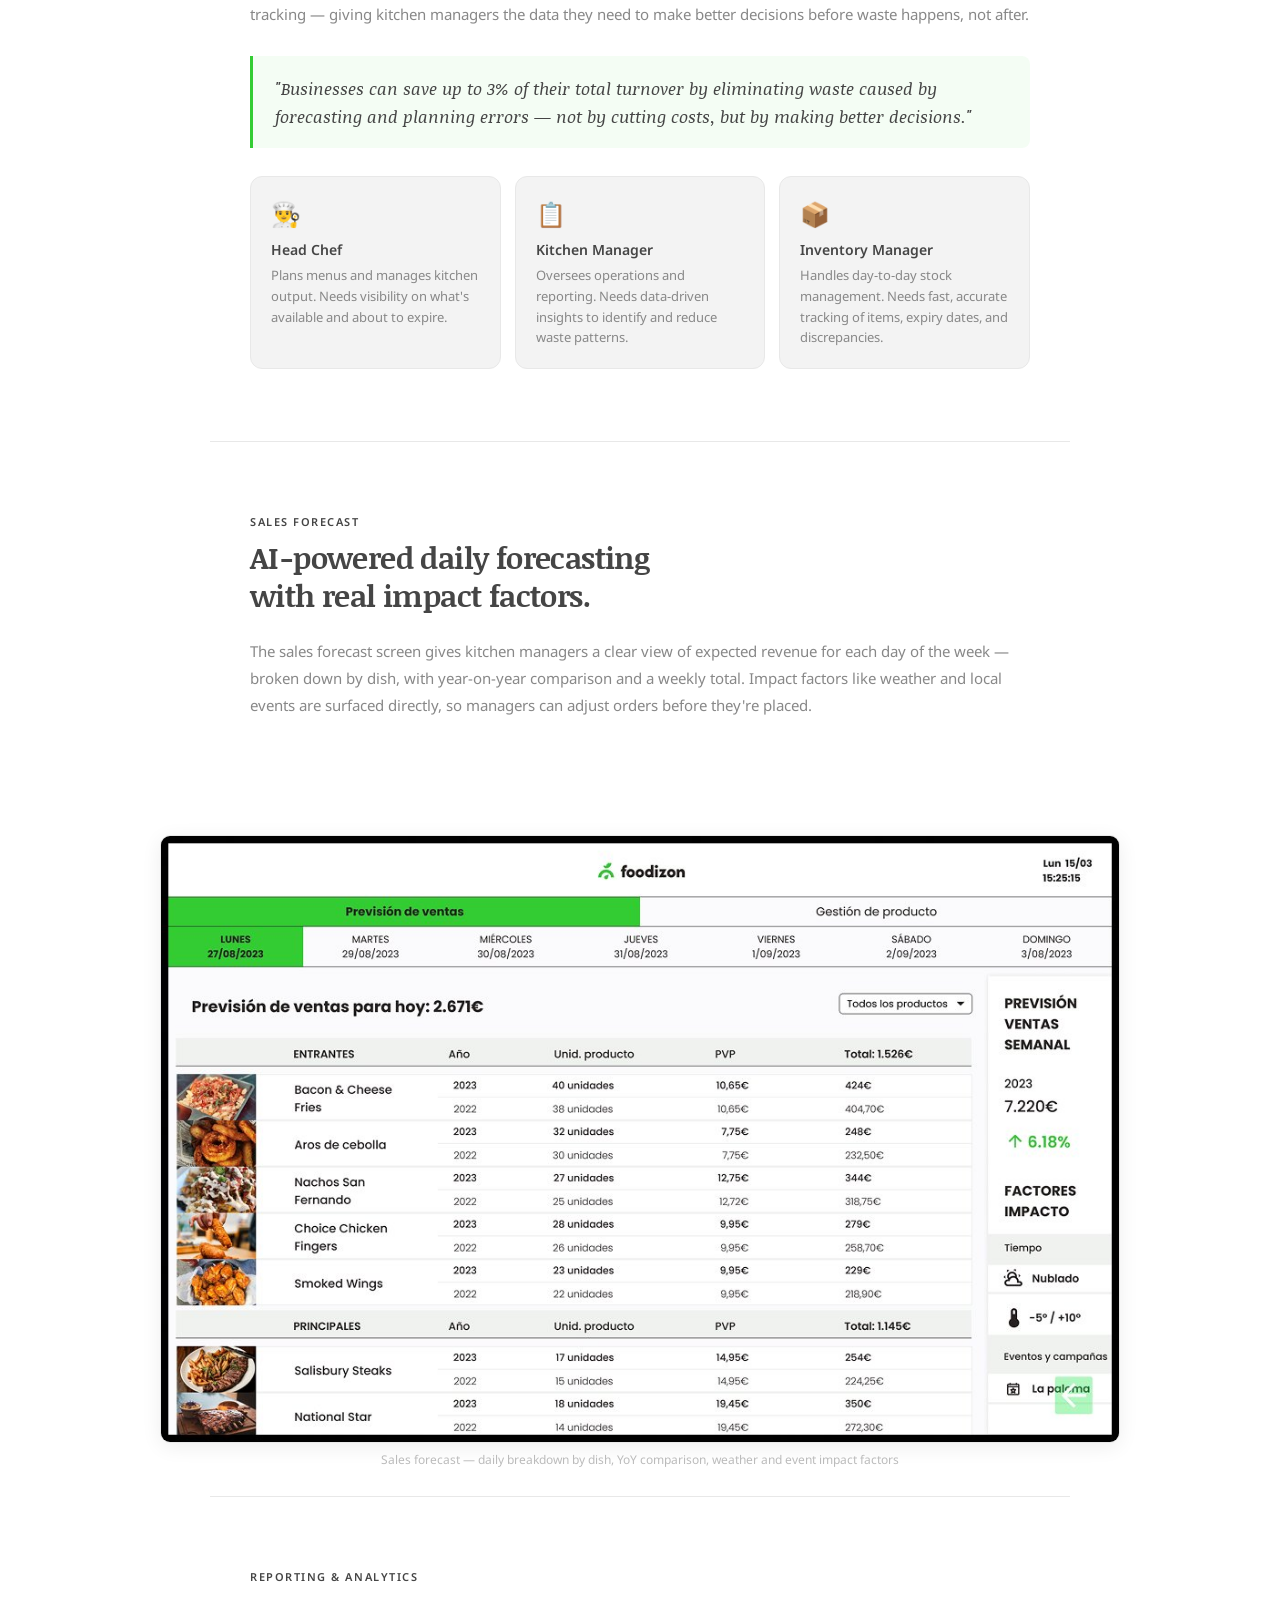
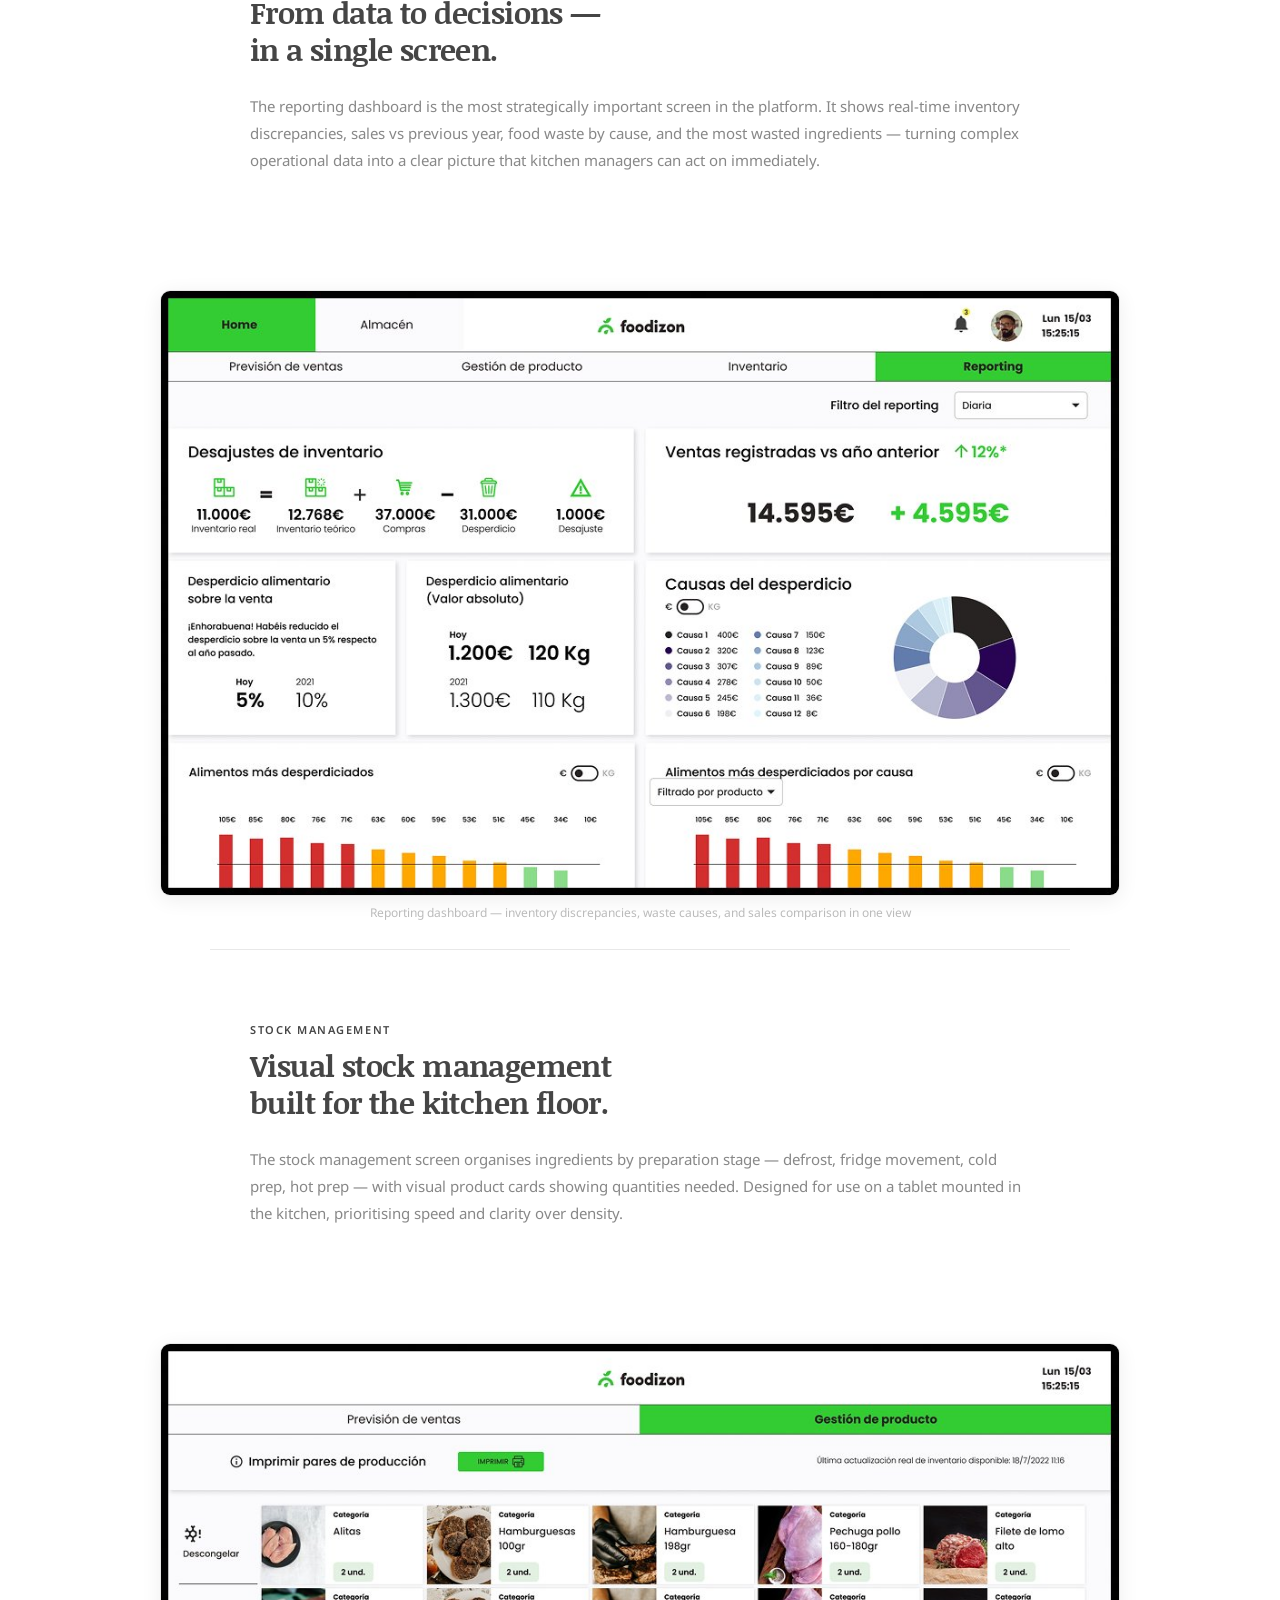
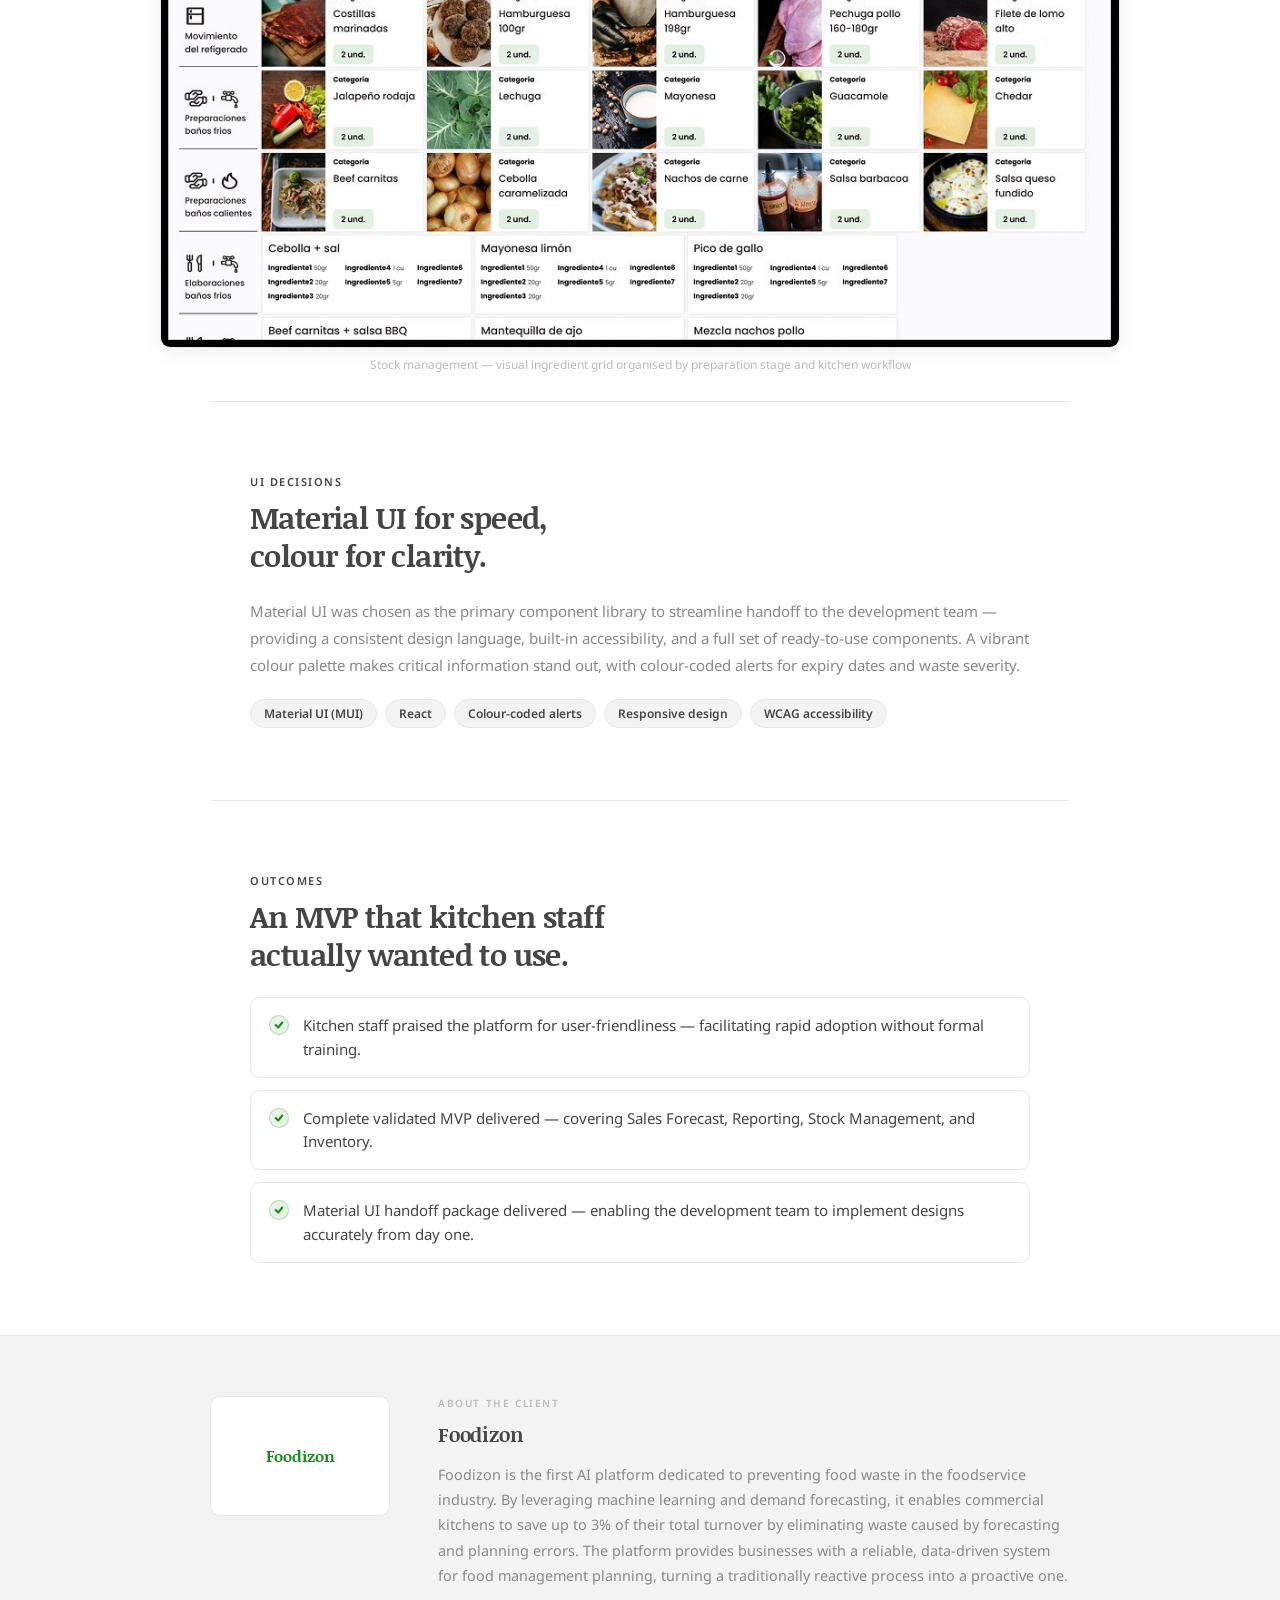
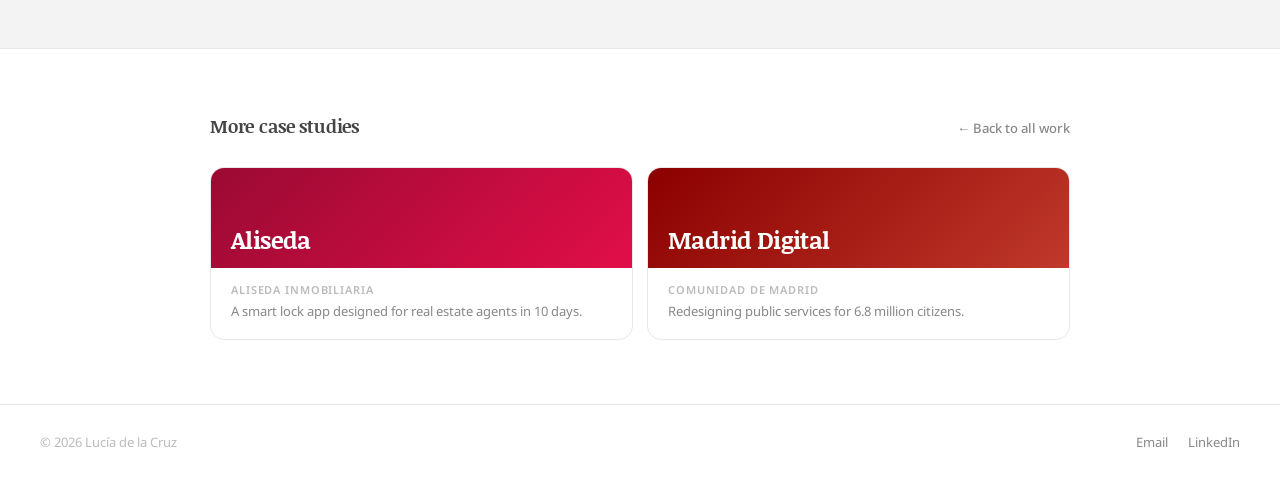
<file: foodizon.html>
<!DOCTYPE html>
<html lang="en">
<head>
  <meta charset="UTF-8" />
  <meta name="viewport" content="width=device-width, initial-scale=1.0" />
  <title>Foodizon — Lucía de la Cruz</title>
  <link href="https://fonts.googleapis.com/css2?family=Noticia+Text:ital,wght@0,400;0,700;1,400&family=Noto+Sans:wght@300;400;500;600&display=swap" rel="stylesheet" />
  <style>
    *, *::before, *::after { box-sizing: border-box; margin: 0; padding: 0; }
    :root {
      --text: #454545; --text-light: #888; --text-lighter: #bbb;
      --bg: #fff; --bg-alt: #F3F3F3; --border: #e8e8e8;
      --brand: #1a8c1a; --brand-light: #33CC33;
      --font-display: 'Noticia Text', serif; --font-body: 'Noto Sans', sans-serif;
    }
    html,body{font-family:var(--font-body);color:var(--text);background:var(--bg);overflow-x:hidden}
    nav{position:fixed;top:0;left:0;right:0;z-index:100;display:flex;align-items:center;justify-content:space-between;padding:20px 40px;background:rgba(255,255,255,0.92);backdrop-filter:blur(8px);border-bottom:1px solid var(--border)}
    .nav-back{display:flex;align-items:center;gap:8px;font-size:0.8125rem;font-weight:500;color:var(--text-light);text-decoration:none}
    .nav-back:hover{color:var(--text)}
    .nav-name{font-family:var(--font-display);font-size:1rem;font-weight:700;color:var(--text);text-decoration:none}
    .hero-banner{width:100%;margin-top:61px;position:relative;overflow:hidden;background:#0d5c0d;min-height:460px;display:flex;flex-direction:column}
    .hero-bg{position:absolute;inset:0;width:100%;height:100%;object-fit:cover;object-position:center;opacity:0.35}
    .hero-overlay{position:absolute;inset:0;background:linear-gradient(to right,rgba(13,92,13,0.96) 0%,rgba(13,92,13,0.8) 45%,rgba(13,92,13,0.55) 100%)}
    .hero-inner{position:relative;z-index:2;max-width:860px;margin:0 auto;padding:72px 40px 0}
    .eyebrow{font-size:0.7rem;font-weight:600;letter-spacing:0.14em;text-transform:uppercase;color:rgba(255,255,255,0.45);margin-bottom:12px}
    .hero-inner h1{font-family:var(--font-display);font-size:clamp(2rem,5vw,3.2rem);font-weight:700;color:#fff;letter-spacing:-0.025em;line-height:1.15;margin-bottom:16px}
    .hero-inner .hero-desc{font-size:1rem;color:rgba(255,255,255,0.6);line-height:1.7;max-width:520px;font-weight:300;margin-bottom:0}
    .hero-img-wrap{position:relative;z-index:2;max-width:1000px;margin:0 auto;padding:28px 40px 0}
    .hero-img-wrap img{width:100%;display:block;border-radius:10px 10px 0 0;border:1px solid rgba(255,255,255,0.12);border-bottom:none}
    .case-meta-wrap{max-width:860px;margin:0 auto;padding:40px 40px 0}
    .case-meta{display:flex;flex-wrap:wrap;gap:32px;padding:32px 0;border-top:1px solid var(--border)}
    .meta-label{font-size:0.6875rem;font-weight:600;letter-spacing:0.12em;text-transform:uppercase;color:var(--text-lighter);margin-bottom:5px}
    .meta-value{font-size:0.9375rem;font-weight:500;color:var(--text)}
    .impact-banner{background:#0d5c0d;padding:56px 40px}
    .impact-inner{max-width:860px;margin:0 auto;display:grid;grid-template-columns:repeat(3,1fr);gap:40px}
    .impact-number{font-family:var(--font-display);font-size:clamp(2.2rem,4vw,3rem);font-weight:700;color:#fff;letter-spacing:-0.03em;line-height:1;margin-bottom:8px}
    .impact-number span{color:rgba(255,255,255,0.4)}
    .impact-label{font-size:0.8125rem;color:rgba(255,255,255,0.45);line-height:1.5}
    .case-section{padding:72px 40px;max-width:860px;margin:0 auto}
    .section-label{font-size:0.6875rem;font-weight:600;letter-spacing:0.14em;text-transform:uppercase;color:var(--text);margin-bottom:10px}
    .section-heading{font-family:var(--font-display);font-size:clamp(1.4rem,2.5vw,1.875rem);font-weight:700;color:var(--text);letter-spacing:-0.02em;line-height:1.25;margin-bottom:24px}
    .body-text{font-size:0.9375rem;color:var(--text-light);line-height:1.8;margin-bottom:16px}
    .divider{height:1px;background:var(--border);max-width:860px;margin:0 auto}
    .highlight-quote{border-left:3px solid var(--brand-light);padding:18px 22px;margin:28px 0;background:rgba(51,204,51,0.05);border-radius:0 8px 8px 0}
    .highlight-quote p{font-family:var(--font-display);font-size:1.0625rem;font-style:italic;color:var(--text);line-height:1.65}
    .img-full{max-width:860px;margin:28px auto;padding:0 40px}
    .img-full img{width:100%;display:block;border-radius:10px;border:1px solid var(--border);box-shadow:0 4px 20px rgba(0,0,0,0.07)}
    .img-full figcaption{font-size:0.75rem;color:var(--text-lighter);margin-top:8px;text-align:center}
    .img-wide{max-width:1040px;margin:28px auto;padding:0 40px}
    .img-wide img{width:100%;display:block;border-radius:10px;border:1px solid var(--border);box-shadow:0 4px 20px rgba(0,0,0,0.07)}
    .img-wide figcaption{font-size:0.75rem;color:var(--text-lighter);margin-top:8px;text-align:center}
    .personas{display:grid;grid-template-columns:repeat(3,1fr);gap:14px;margin-top:28px}
    .persona-card{padding:20px;border:1px solid var(--border);border-radius:12px;background:var(--bg-alt)}
    .persona-icon{font-size:1.5rem;margin-bottom:10px}
    .persona-role{font-size:0.875rem;font-weight:600;color:var(--text);margin-bottom:6px}
    .persona-desc{font-size:0.8125rem;color:var(--text-light);line-height:1.6}
    .tech-row{display:flex;gap:8px;flex-wrap:wrap;margin-top:20px}
    .tech-pill{font-size:0.75rem;font-weight:600;padding:5px 13px;border-radius:100px;background:var(--bg-alt);border:1px solid var(--border);color:var(--text)}
    .outcome-list{display:flex;flex-direction:column;gap:12px;margin-top:24px}
    .outcome-item{display:flex;align-items:flex-start;gap:14px;padding:16px 18px;border:1px solid var(--border);border-radius:10px}
    .outcome-dot{width:20px;height:20px;border-radius:50%;background:rgba(26,140,26,0.1);border:1px solid rgba(26,140,26,0.25);display:flex;align-items:center;justify-content:center;flex-shrink:0;margin-top:1px}
    .outcome-dot svg{width:10px;height:10px}
    .outcome-text{font-size:0.9375rem;color:var(--text);line-height:1.55}
    .about-client{padding:60px 40px;background:var(--bg-alt);border-top:1px solid var(--border)}
    .about-client-inner{max-width:860px;margin:0 auto;display:grid;grid-template-columns:180px 1fr;gap:48px;align-items:start}
    .client-logo-box{width:100%;aspect-ratio:3/2;background:#fff;border:1px solid var(--border);border-radius:10px;display:flex;align-items:center;justify-content:center;font-family:var(--font-display);font-size:1rem;font-weight:700;color:var(--brand)}
    .about-client-label{font-size:0.625rem;font-weight:600;letter-spacing:0.16em;text-transform:uppercase;color:var(--text-lighter);margin-bottom:10px;display:block}
    .about-client-name{font-family:var(--font-display);font-size:1.25rem;font-weight:700;color:var(--text);letter-spacing:-0.01em;margin-bottom:14px}
    .about-client-text{font-size:0.9rem;color:var(--text-light);line-height:1.75}
    .more-cases{padding:64px 40px;background:var(--bg);border-top:1px solid var(--border)}
    .more-cases-inner{max-width:860px;margin:0 auto}
    .more-cases-header{display:flex;align-items:baseline;justify-content:space-between;margin-bottom:28px}
    .more-cases-title{font-family:var(--font-display);font-size:1.1rem;font-weight:700;color:var(--text);letter-spacing:-0.01em}
    .more-cases-back{font-size:0.8125rem;font-weight:500;color:var(--text-light);text-decoration:none}
    .more-cases-back:hover{color:var(--text)}
    .more-cases-grid{display:grid;grid-template-columns:1fr 1fr;gap:14px}
    .more-card{display:block;text-decoration:none;border:1px solid var(--border);border-radius:14px;overflow:hidden;background:var(--bg);transition:transform 0.2s,box-shadow 0.2s}
    .more-card:hover{transform:translateY(-3px);box-shadow:0 12px 40px rgba(0,0,0,0.08)}
    .more-card-thumb{height:100px;display:flex;align-items:flex-end;padding:16px 20px}
    .more-card-name{font-family:var(--font-display);font-size:1.5rem;font-weight:700;color:#fff;letter-spacing:-0.025em;line-height:1}
    .more-card-body{padding:14px 20px 18px}
    .more-card-client{font-size:0.6875rem;font-weight:600;letter-spacing:0.08em;text-transform:uppercase;color:var(--text-lighter);margin-bottom:4px}
    .more-card-desc{font-size:0.8125rem;color:var(--text-light);line-height:1.55}
    .thumb-alis{background:linear-gradient(135deg,#9a0a32,#E10E49)}
    .thumb-madrid{background:linear-gradient(135deg,#8B0000,#c0392b)}
    footer{padding:28px 40px;border-top:1px solid var(--border);display:flex;align-items:center;justify-content:space-between}
    footer p{font-size:0.8125rem;color:var(--text-lighter)}
    .footer-links{display:flex;gap:20px}
    .footer-links a{font-size:0.8125rem;color:var(--text-light);text-decoration:none}
    .footer-links a:hover{color:var(--text)}
    @media(max-width:768px){
      nav{padding:16px 20px}
      .hero-inner,.case-meta-wrap,.case-section,.about-client,.more-cases{padding-left:20px;padding-right:20px}
      .hero-img-wrap,.img-full,.img-wide{padding-left:20px;padding-right:20px}
      .personas,.more-cases-grid{grid-template-columns:1fr}
      .impact-inner{grid-template-columns:1fr 1fr}
      .about-client-inner{grid-template-columns:1fr;gap:24px}
      footer{flex-direction:column;gap:16px;text-align:center}
    }
    @media(max-width:480px){.impact-inner{grid-template-columns:1fr}}
  </style>
</head>
<body>
<nav>
  <a href="index.html" class="nav-back"><svg width="16" height="16" viewBox="0 0 24 24" fill="none" stroke="currentColor" stroke-width="2" stroke-linecap="round"><polyline points="15 18 9 12 15 6"/></svg>Back</a>
  <a href="index.html" class="nav-name">Lucía de la Cruz</a>
</nav>

<div class="hero-banner">
  <img class="hero-bg" src="assets/foodizon/01-mockup.png" alt="" aria-hidden="true" />
  <div class="hero-overlay"></div>
  <div class="hero-inner">
    <p class="eyebrow">Foodizon</p>
    <h1>The first AI platform that prevents<br/>food waste in commercial kitchens</h1>
    <p class="hero-desc">An MVP designed to give kitchen managers real-time control over inventory, waste tracking, and demand forecasting — saving up to 3% of total turnover.</p>
  </div>
  <div class="hero-img-wrap">
    <img src="assets/foodizon/01-mockup.png" alt="Foodizon — tablet mockup in real kitchen context" />
  </div>
</div>

<div class="case-meta-wrap">
  <div class="case-meta">
    <div><p class="meta-label">Role</p><p class="meta-value">UX/UI Designer</p></div>
    <div><p class="meta-label">Client</p><p class="meta-value">Foodizon</p></div>
    <div><p class="meta-label">Type</p><p class="meta-value">Web platform · MVP design</p></div>
    <div><p class="meta-label">UI Library</p><p class="meta-value">Material UI (MUI) + React</p></div>
  </div>
</div>

<div class="impact-banner">
  <div class="impact-inner">
    <div><div class="impact-number">3<span>%</span></div><div class="impact-label">Of total turnover saved by eliminating forecasting and planning errors</div></div>
    <div><div class="impact-number">MVP</div><div class="impact-label">First-of-its-kind AI platform for demand forecasting and food management</div></div>
    <div><div class="impact-number">3</div><div class="impact-label">Core user types researched — Head Chefs, Kitchen Managers, Inventory Managers</div></div>
  </div>
</div>

<div class="case-section">
  <p class="section-label">Background</p>
  <h2 class="section-heading">Food waste isn't a disposal problem.
It's a planning problem.<br/>It's a forecasting problem.</h2>
  <p class="body-text">Commercial kitchens lose significant revenue not because of spoilage, but because of poor planning — ordering too much, misjudging demand, or failing to track what's being wasted and why. Foodizon was built to solve this at the source.</p>
  <p class="body-text">The platform combines AI-powered demand forecasting with real-time inventory management and waste tracking — giving kitchen managers the data they need to make better decisions before waste happens, not after.</p>
  <div class="highlight-quote">
    <p>"Businesses can save up to 3% of their total turnover by eliminating waste caused by forecasting and planning errors — not by cutting costs, but by making better decisions."</p>
  </div>
  <div class="personas">
    <div class="persona-card"><div class="persona-icon">👨‍🍳</div><div class="persona-role">Head Chef</div><div class="persona-desc">Plans menus and manages kitchen output. Needs visibility on what's available and about to expire.</div></div>
    <div class="persona-card"><div class="persona-icon">📋</div><div class="persona-role">Kitchen Manager</div><div class="persona-desc">Oversees operations and reporting. Needs data-driven insights to identify and reduce waste patterns.</div></div>
    <div class="persona-card"><div class="persona-icon">📦</div><div class="persona-role">Inventory Manager</div><div class="persona-desc">Handles day-to-day stock management. Needs fast, accurate tracking of items, expiry dates, and discrepancies.</div></div>
  </div>
</div>

<div class="divider"></div>

<div class="case-section">
  <p class="section-label">Sales forecast</p>
  <h2 class="section-heading">AI-powered daily forecasting<br/>with real impact factors.</h2>
  <p class="body-text">The sales forecast screen gives kitchen managers a clear view of expected revenue for each day of the week — broken down by dish, with year-on-year comparison and a weekly total. Impact factors like weather and local events are surfaced directly, so managers can adjust orders before they're placed.</p>
</div>

<figure class="img-wide">
  <img src="assets/foodizon/04-sales-forecast.png" alt="Foodizon — Sales forecast screen with weekly view and impact factors" />
  <figcaption>Sales forecast — daily breakdown by dish, YoY comparison, weather and event impact factors</figcaption>
</figure>

<div class="divider"></div>

<div class="case-section">
  <p class="section-label">Reporting & analytics</p>
  <h2 class="section-heading">From data to decisions —<br/>in a single screen.</h2>
  <p class="body-text">The reporting dashboard is the most strategically important screen in the platform. It shows real-time inventory discrepancies, sales vs previous year, food waste by cause, and the most wasted ingredients — turning complex operational data into a clear picture that kitchen managers can act on immediately.</p>
</div>

<figure class="img-wide">
  <img src="assets/foodizon/02-reporting.png" alt="Foodizon — Reporting dashboard with waste analytics" />
  <figcaption>Reporting dashboard — inventory discrepancies, waste causes, and sales comparison in one view</figcaption>
</figure>

<div class="divider"></div>

<div class="case-section">
  <p class="section-label">Stock management</p>
  <h2 class="section-heading">Visual stock management<br/>built for the kitchen floor.</h2>
  <p class="body-text">The stock management screen organises ingredients by preparation stage — defrost, fridge movement, cold prep, hot prep — with visual product cards showing quantities needed. Designed for use on a tablet mounted in the kitchen, prioritising speed and clarity over density.</p>
</div>

<figure class="img-wide">
  <img src="assets/foodizon/05-stock-management.png" alt="Foodizon — Stock management with visual product grid" />
  <figcaption>Stock management — visual ingredient grid organised by preparation stage and kitchen workflow</figcaption>
</figure>

<div class="divider"></div>

<div class="case-section">
  <p class="section-label">UI decisions</p>
  <h2 class="section-heading">Material UI for speed,<br/>colour for clarity.</h2>
  <p class="body-text">Material UI was chosen as the primary component library to streamline handoff to the development team — providing a consistent design language, built-in accessibility, and a full set of ready-to-use components. A vibrant colour palette makes critical information stand out, with colour-coded alerts for expiry dates and waste severity.</p>
  <div class="tech-row">
    <span class="tech-pill">Material UI (MUI)</span>
    <span class="tech-pill">React</span>
    <span class="tech-pill">Colour-coded alerts</span>
    <span class="tech-pill">Responsive design</span>
    <span class="tech-pill">WCAG accessibility</span>
  </div>
</div>

<div class="divider"></div>

<div class="case-section">
  <p class="section-label">Outcomes</p>
  <h2 class="section-heading">An MVP that kitchen staff<br/>actually wanted to use.</h2>
  <div class="outcome-list">
    <div class="outcome-item"><div class="outcome-dot"><svg viewBox="0 0 12 12" fill="none" stroke="var(--brand)" stroke-width="2.5" stroke-linecap="round" stroke-linejoin="round"><polyline points="2 6 5 9 10 3"/></svg></div><p class="outcome-text">Kitchen staff praised the platform for user-friendliness — facilitating rapid adoption without formal training.</p></div>
    <div class="outcome-item"><div class="outcome-dot"><svg viewBox="0 0 12 12" fill="none" stroke="var(--brand)" stroke-width="2.5" stroke-linecap="round" stroke-linejoin="round"><polyline points="2 6 5 9 10 3"/></svg></div><p class="outcome-text">Complete validated MVP delivered — covering Sales Forecast, Reporting, Stock Management, and Inventory.</p></div>
    <div class="outcome-item"><div class="outcome-dot"><svg viewBox="0 0 12 12" fill="none" stroke="var(--brand)" stroke-width="2.5" stroke-linecap="round" stroke-linejoin="round"><polyline points="2 6 5 9 10 3"/></svg></div><p class="outcome-text">Material UI handoff package delivered — enabling the development team to implement designs accurately from day one.</p></div>
  </div>
</div>

<div class="about-client">
  <div class="about-client-inner">
    <div class="client-logo-box">Foodizon</div>
    <div>
      <span class="about-client-label">About the client</span>
      <p class="about-client-name">Foodizon</p>
      <p class="about-client-text">Foodizon is the first AI platform dedicated to preventing food waste in the foodservice industry. By leveraging machine learning and demand forecasting, it enables commercial kitchens to save up to 3% of their total turnover by eliminating waste caused by forecasting and planning errors. The platform provides businesses with a reliable, data-driven system for food management planning, turning a traditionally reactive process into a proactive one.</p>
    </div>
  </div>
</div>

<div class="more-cases">
  <div class="more-cases-inner">
    <div class="more-cases-header">
      <p class="more-cases-title">More case studies</p>
      <a href="index.html" class="more-cases-back">← Back to all work</a>
    </div>
    <div class="more-cases-grid">
      <a href="aliseda.html" class="more-card">
        <div class="more-card-thumb thumb-alis"><span class="more-card-name">Aliseda</span></div>
        <div class="more-card-body"><p class="more-card-client">Aliseda Inmobiliaria</p><p class="more-card-desc">A smart lock app designed for real estate agents in 10 days.</p></div>
      </a>
      <a href="madrid-digital.html" class="more-card">
        <div class="more-card-thumb thumb-madrid"><span class="more-card-name">Madrid Digital</span></div>
        <div class="more-card-body"><p class="more-card-client">Comunidad de Madrid</p><p class="more-card-desc">Redesigning public services for 6.8 million citizens.</p></div>
      </a>
    </div>
  </div>
</div>

<footer>
  <p>© 2026 Lucía de la Cruz</p>
  <div class="footer-links">
    <a href="mailto:luciadcr8@gmail.com">Email</a>
    <a href="https://www.linkedin.com/in/lucia-de-la-cruz-rodriguez/" target="_blank">LinkedIn</a>
  </div>
</footer>
</body>
</html>
</file>
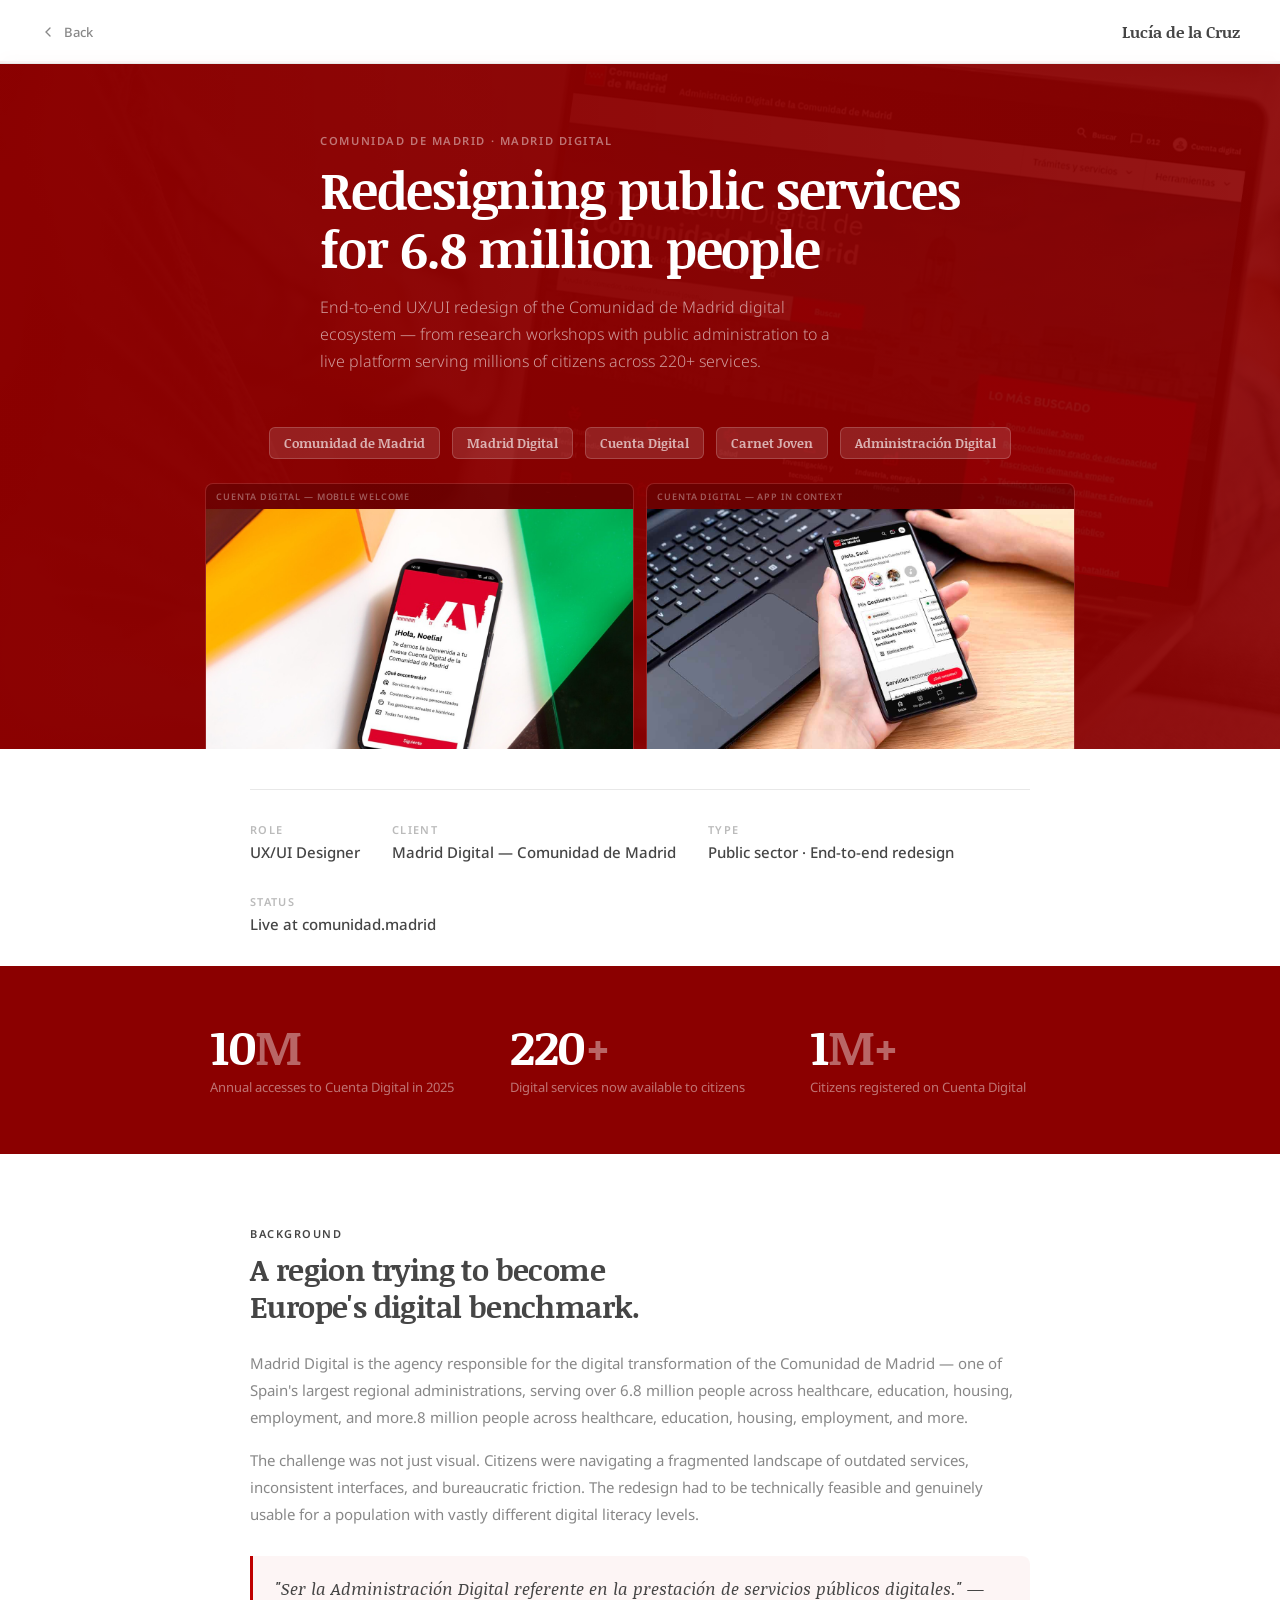
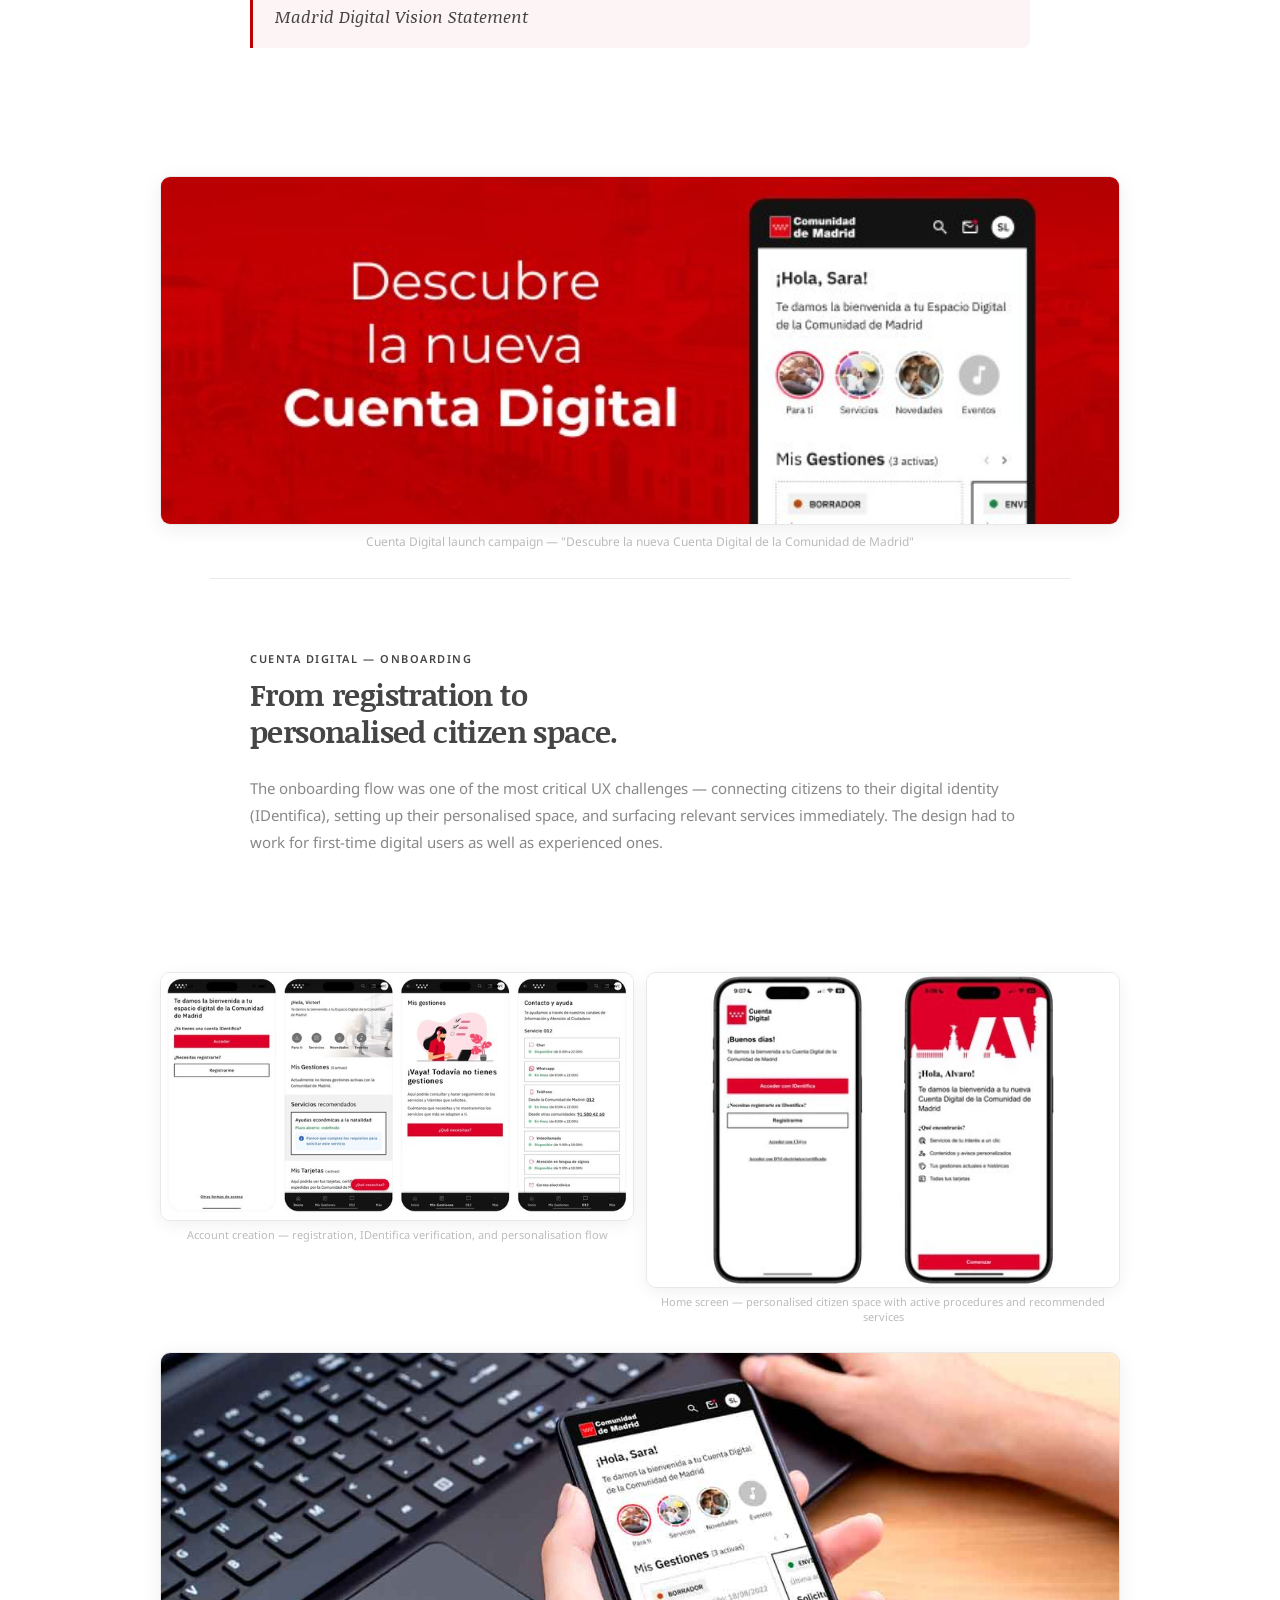
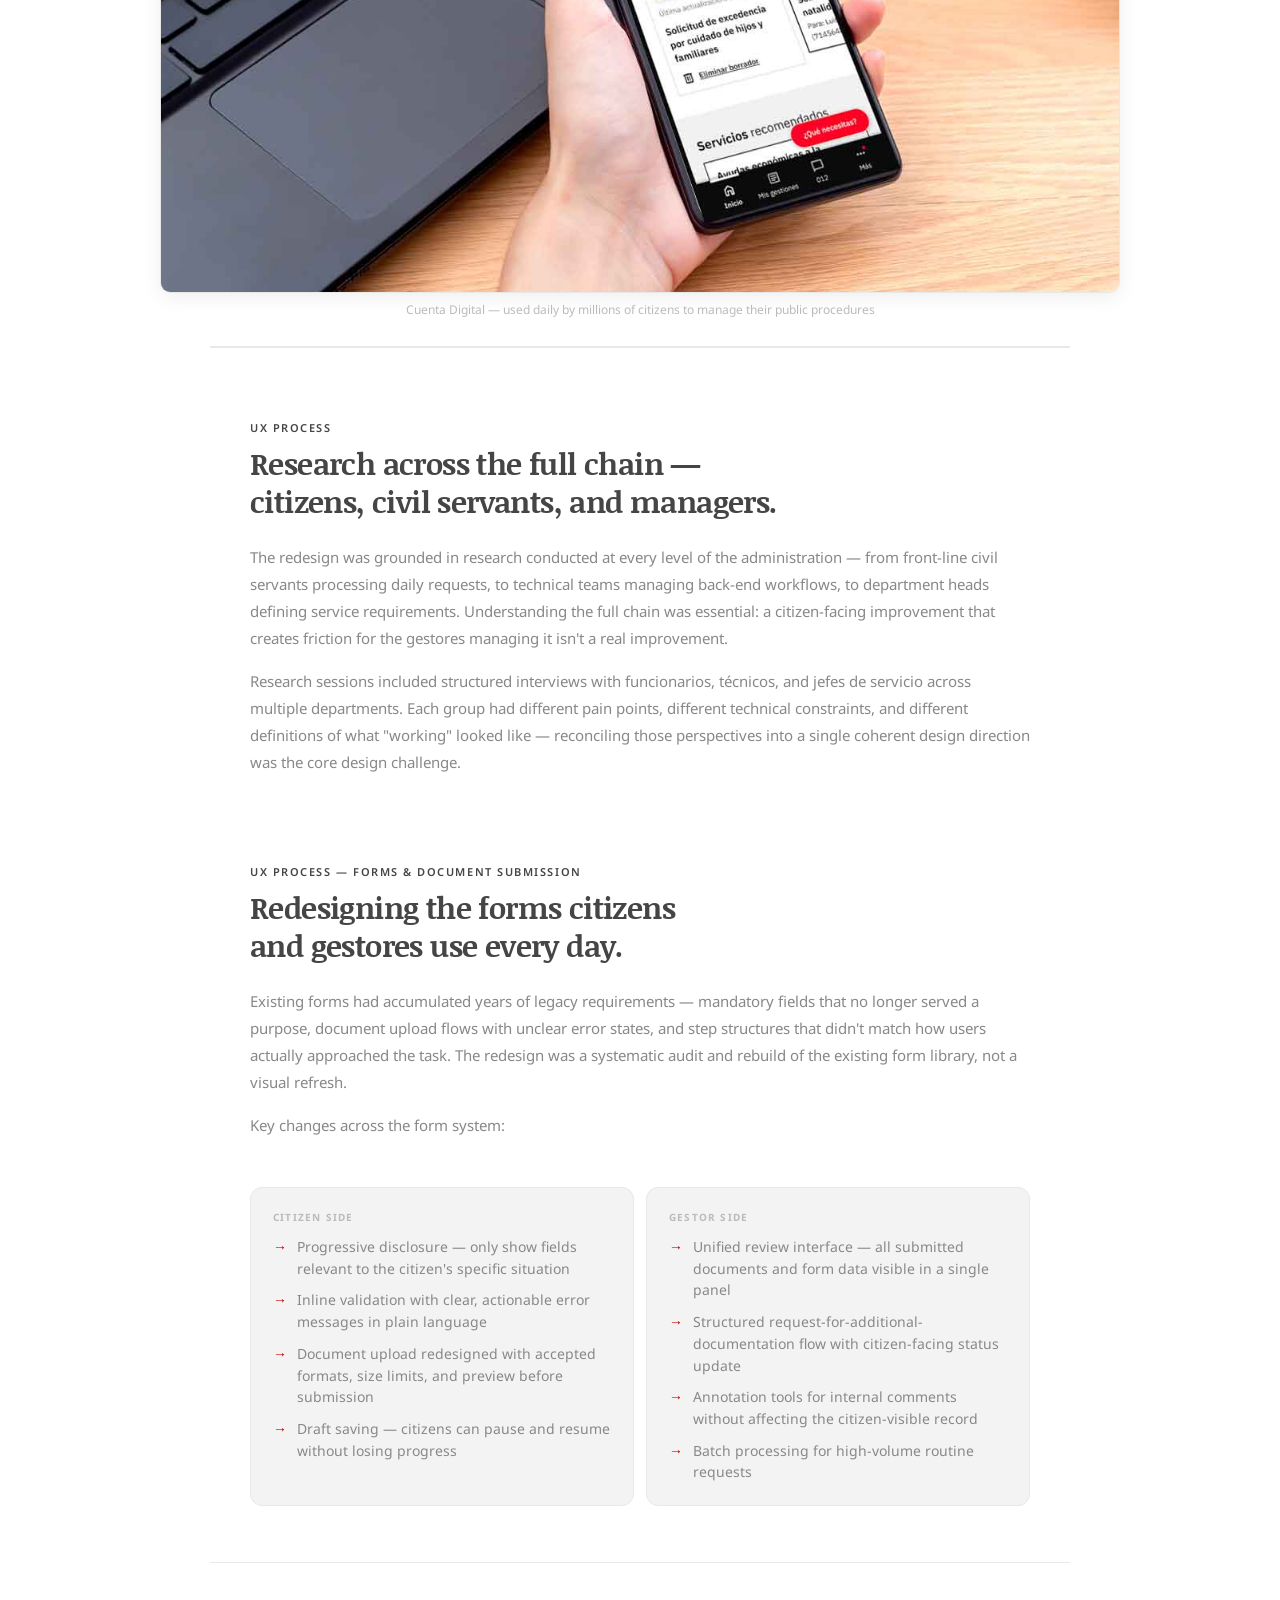
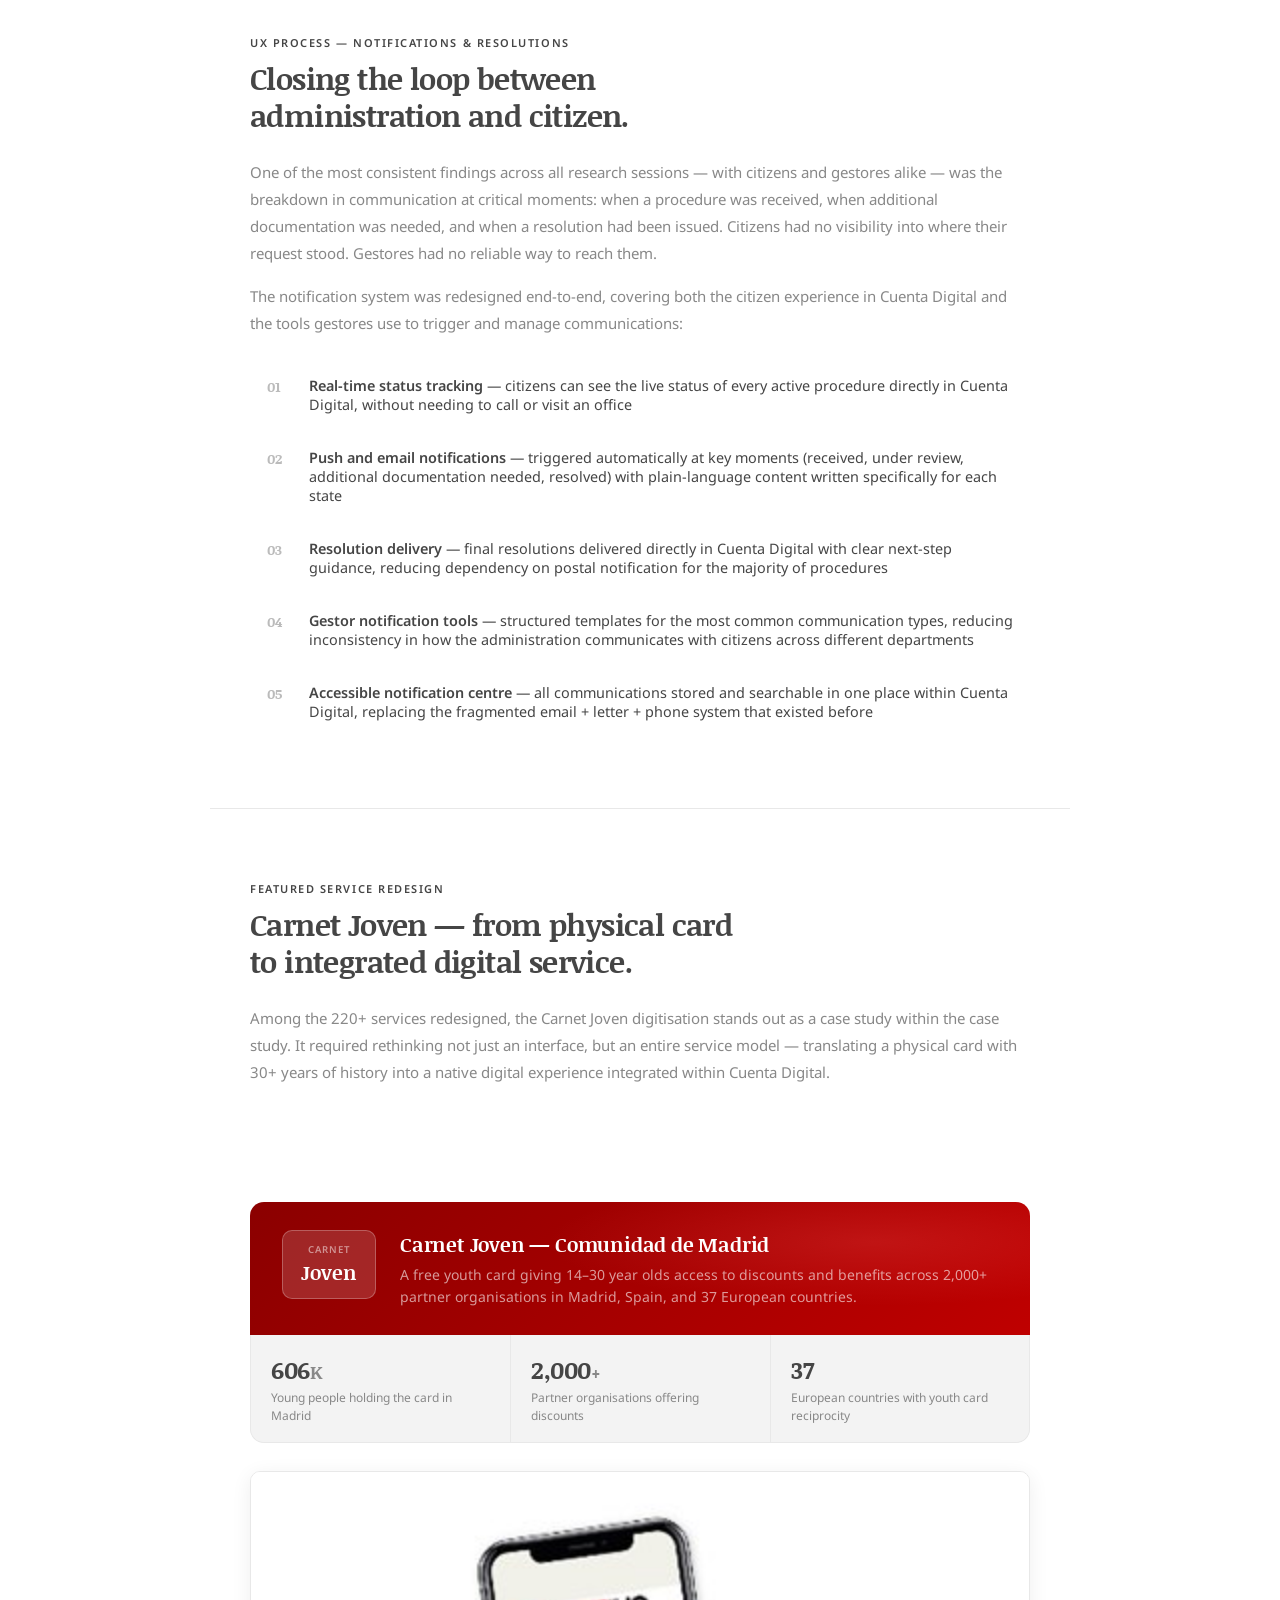
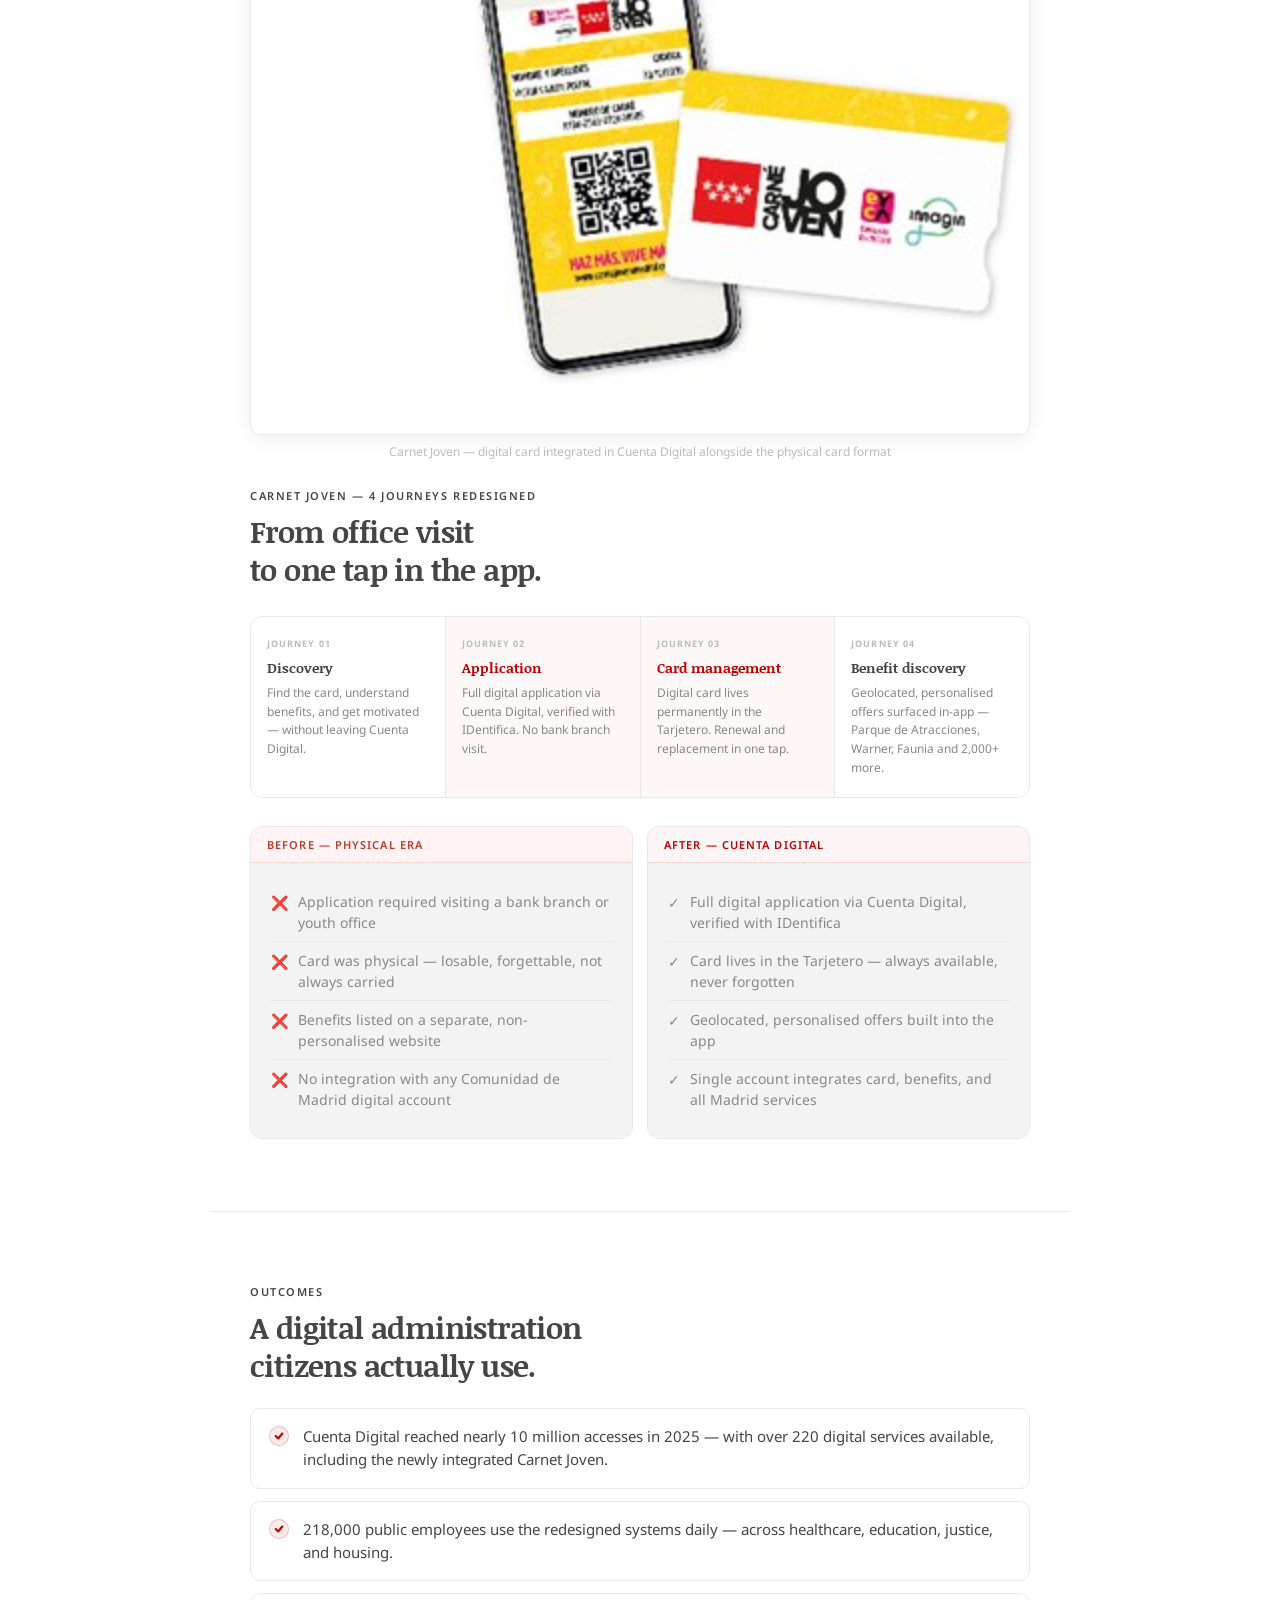
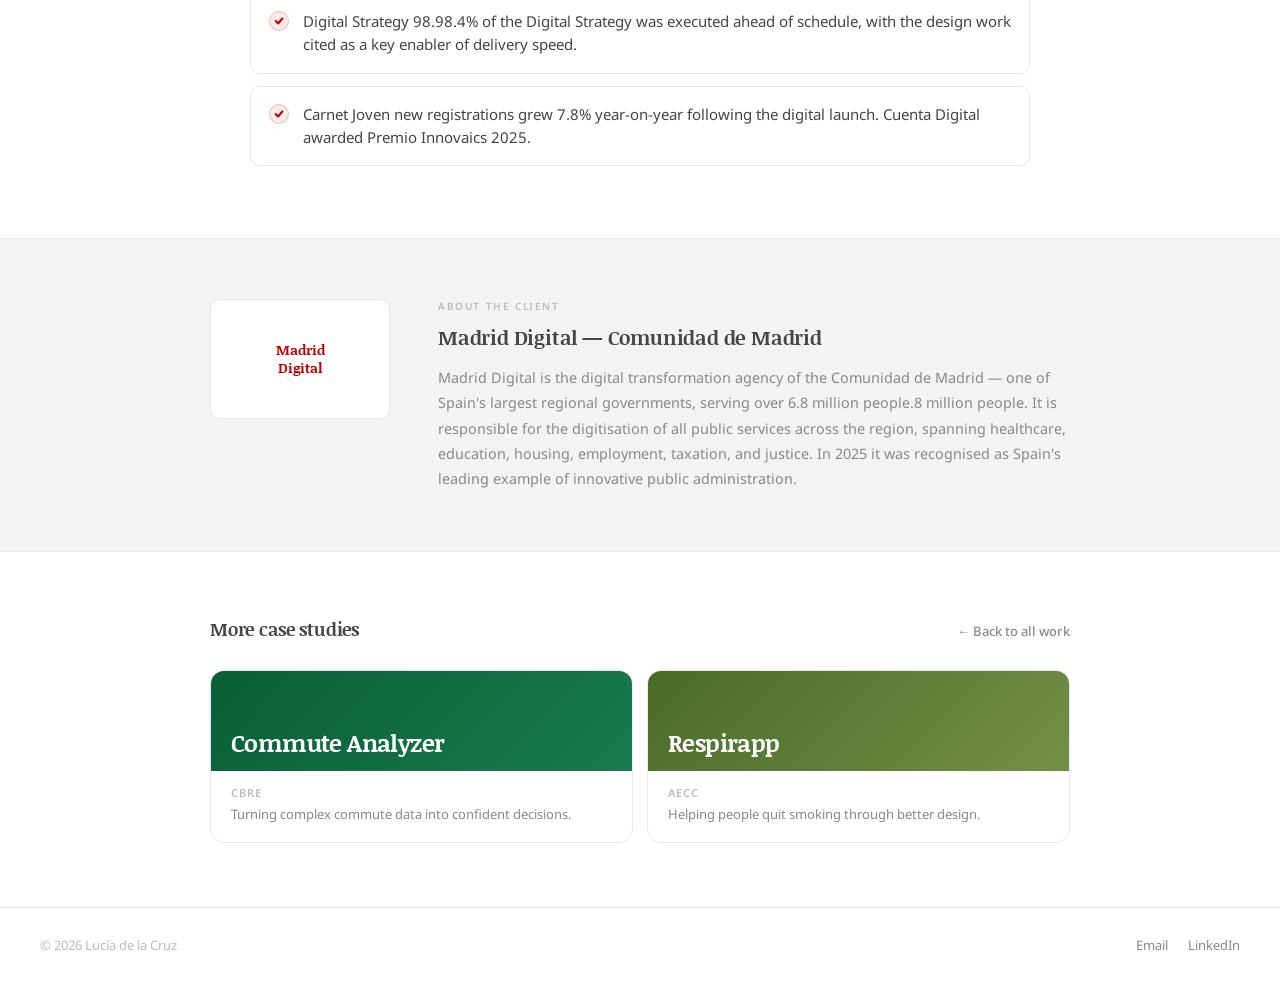
<file: madrid-digital.html>
<!DOCTYPE html>
<html lang="en">
<head>
  <meta charset="UTF-8" />
  <meta name="viewport" content="width=device-width, initial-scale=1.0" />
  <title>Madrid Digital — Lucía de la Cruz</title>
  <link href="https://fonts.googleapis.com/css2?family=Noticia+Text:ital,wght@0,400;0,700;1,400&family=Noto+Sans:wght@300;400;500;600&display=swap" rel="stylesheet" />
  <style>
    *,*::before,*::after{box-sizing:border-box;margin:0;padding:0}
    :root{--text:#454545;--text-light:#888;--text-lighter:#bbb;--bg:#fff;--bg-alt:#F3F3F3;--border:#e8e8e8;--brand:#BF0000;--brand-dark:#8B0000;--font-display:'Noticia Text',serif;--font-body:'Noto Sans',sans-serif}
    html,body{font-family:var(--font-body);color:var(--text);background:var(--bg);overflow-x:hidden}
    nav{position:fixed;top:0;left:0;right:0;z-index:100;display:flex;align-items:center;justify-content:space-between;padding:20px 40px;background:rgba(255,255,255,0.92);backdrop-filter:blur(8px);border-bottom:1px solid var(--border)}
    .nav-back{display:flex;align-items:center;gap:8px;font-size:0.8125rem;font-weight:500;color:var(--text-light);text-decoration:none}
    .nav-back:hover{color:var(--text)}
    .nav-name{font-family:var(--font-display);font-size:1rem;font-weight:700;color:var(--text);text-decoration:none}
    .hero-banner{width:100%;margin-top:61px;position:relative;overflow:hidden;background:var(--brand-dark);min-height:520px;display:flex;flex-direction:column}
    .hero-bg{position:absolute;inset:0;width:100%;height:100%;object-fit:cover;object-position:center;opacity:0.22}
    .hero-overlay{position:absolute;inset:0;background:linear-gradient(to right,rgba(139,0,0,0.97) 0%,rgba(139,0,0,0.82) 45%,rgba(139,0,0,0.6) 100%)}
    .hero-inner{position:relative;z-index:2;max-width:860px;margin:0 auto;padding:72px 40px 28px}
    .eyebrow{font-size:0.7rem;font-weight:600;letter-spacing:0.14em;text-transform:uppercase;color:rgba(255,255,255,0.45);margin-bottom:12px}
    .hero-inner h1{font-family:var(--font-display);font-size:clamp(2rem,5vw,3.2rem);font-weight:700;color:#fff;letter-spacing:-0.025em;line-height:1.15;margin-bottom:16px}
    .hero-inner .hero-desc{font-size:1rem;color:rgba(255,255,255,0.6);line-height:1.7;max-width:520px;font-weight:300;margin-bottom:24px}
    .hero-logos{position:relative;z-index:2;max-width:860px;margin:0 auto;padding:0 40px;display:flex;align-items:center;gap:12px;flex-wrap:wrap}
    .hero-logo-item{background:rgba(255,255,255,0.12);border:1px solid rgba(255,255,255,0.18);border-radius:6px;padding:6px 14px;font-family:var(--font-display);font-size:0.8125rem;font-weight:700;color:rgba(255,255,255,0.65);white-space:nowrap}
    .hero-screens{position:relative;z-index:2;max-width:1000px;margin:0 auto;padding:24px 40px 0;display:grid;grid-template-columns:1fr 1fr;gap:12px;align-items:end}
    .hscreen{border-radius:8px 8px 0 0;overflow:hidden;border:1px solid rgba(255,255,255,0.12);border-bottom:none}
    .hscreen-label{font-size:0.5625rem;font-weight:600;letter-spacing:0.1em;text-transform:uppercase;color:rgba(255,255,255,0.35);padding:6px 10px;background:rgba(0,0,0,0.2)}
    .hscreen img{width:100%;display:block;object-fit:cover;object-position:top;max-height:240px}
    .case-meta-wrap{max-width:860px;margin:0 auto;padding:40px 40px 0}
    .case-meta{display:flex;flex-wrap:wrap;gap:32px;padding:32px 0;border-top:1px solid var(--border)}
    .meta-label{font-size:0.6875rem;font-weight:600;letter-spacing:0.12em;text-transform:uppercase;color:var(--text-lighter);margin-bottom:5px}
    .meta-value{font-size:0.9375rem;font-weight:500;color:var(--text)}
    .impact-banner{background:var(--brand-dark);padding:56px 40px}
    .impact-inner{max-width:860px;margin:0 auto;display:grid;grid-template-columns:repeat(3,1fr);gap:40px}
    .impact-number{font-family:var(--font-display);font-size:clamp(2.2rem,4vw,3rem);font-weight:700;color:#fff;letter-spacing:-0.03em;line-height:1;margin-bottom:8px}
    .impact-number span{color:rgba(255,255,255,0.4)}
    .impact-label{font-size:0.8125rem;color:rgba(255,255,255,0.45);line-height:1.5}
    .case-section{padding:72px 40px;max-width:860px;margin:0 auto}
    .section-label{font-size:0.6875rem;font-weight:600;letter-spacing:0.14em;text-transform:uppercase;color:var(--text);margin-bottom:10px}
    .section-heading{font-family:var(--font-display);font-size:clamp(1.4rem,2.5vw,1.875rem);font-weight:700;color:var(--text);letter-spacing:-0.02em;line-height:1.25;margin-bottom:24px}
    .body-text{font-size:0.9375rem;color:var(--text-light);line-height:1.8;margin-bottom:16px}
    .divider{height:1px;background:var(--border);max-width:860px;margin:0 auto}
    .highlight-quote{border-left:3px solid var(--brand);padding:18px 22px;margin:28px 0;background:rgba(191,0,0,0.04);border-radius:0 8px 8px 0}
    .highlight-quote p{font-family:var(--font-display);font-size:1.0625rem;font-style:italic;color:var(--text);line-height:1.65}
    .img-full{max-width:860px;margin:28px auto;padding:0 40px}
    .img-full img{width:100%;display:block;border-radius:10px;border:1px solid var(--border);box-shadow:0 4px 20px rgba(0,0,0,0.07)}
    .img-full figcaption{font-size:0.75rem;color:var(--text-lighter);margin-top:8px;text-align:center}
    .img-wide{max-width:1040px;margin:28px auto;padding:0 40px}
    .img-wide img{width:100%;display:block;border-radius:10px;border:1px solid var(--border);box-shadow:0 4px 20px rgba(0,0,0,0.07)}
    .img-wide figcaption{font-size:0.75rem;color:var(--text-lighter);margin-top:8px;text-align:center}
    .img-2up{max-width:1040px;margin:28px auto;padding:0 40px;display:grid;grid-template-columns:1fr 1fr;gap:12px}
    .img-2up img{width:100%;display:block;border-radius:10px;border:1px solid var(--border);box-shadow:0 4px 16px rgba(0,0,0,0.06)}
    .img-2up figcaption{font-size:0.6875rem;color:var(--text-lighter);margin-top:6px;text-align:center}
    /* Carnet Joven block */
    .cj-banner{max-width:860px;margin:28px auto;padding:0 40px}
    .cj-header{background:linear-gradient(135deg,#8B0000,#BF0000);border-radius:14px 14px 0 0;padding:28px 32px;display:flex;align-items:flex-start;gap:24px;position:relative;overflow:hidden}
    .cj-header::before{content:'';position:absolute;inset:0;background:radial-gradient(ellipse 70% 80% at 80% 30%,rgba(255,100,100,0.2) 0%,transparent 60%)}
    .cj-badge{background:rgba(255,255,255,0.15);border:1px solid rgba(255,255,255,0.25);border-radius:10px;padding:12px 18px;flex-shrink:0;position:relative;z-index:1;font-family:var(--font-display);font-size:1.25rem;font-weight:700;color:#fff;text-align:center;min-width:90px}
    .cj-badge small{display:block;font-size:0.6rem;font-weight:600;letter-spacing:0.1em;text-transform:uppercase;color:rgba(255,255,255,0.5);margin-bottom:2px;font-family:var(--font-body)}
    .cj-header-text{position:relative;z-index:1}
    .cj-header-text h3{font-family:var(--font-display);font-size:1.25rem;font-weight:700;color:#fff;letter-spacing:-0.01em;margin-bottom:6px}
    .cj-header-text p{font-size:0.875rem;color:rgba(255,255,255,0.6);line-height:1.55}
    .cj-stats{display:grid;grid-template-columns:repeat(3,1fr)}
    .cj-stat{background:var(--bg-alt);border:1px solid var(--border);border-top:none;padding:18px 20px}
    .cj-stat:not(:last-child){border-right:none}
    .cj-stat:last-child{border-radius:0 0 14px 0}
    .cj-stat:first-child{border-radius:0 0 0 14px}
    .cj-stat-n{font-family:var(--font-display);font-size:1.5rem;font-weight:700;color:var(--text);letter-spacing:-0.02em;margin-bottom:3px}
    .cj-stat-l{font-size:0.75rem;color:var(--text-light);line-height:1.45}
    /* UX flow */
    .ux-flow{display:flex;gap:0;margin-top:28px;border:1px solid var(--border);border-radius:12px;overflow:hidden}
    .ux-step{flex:1;padding:20px 16px;background:var(--bg);border-right:1px solid var(--border)}
    .ux-step:last-child{border-right:none}
    .ux-step-n{font-size:0.5625rem;font-weight:700;letter-spacing:0.12em;text-transform:uppercase;color:var(--text-lighter);margin-bottom:7px}
    .ux-step-title{font-family:var(--font-display);font-size:0.875rem;font-weight:700;color:var(--text);margin-bottom:6px}
    .ux-step-desc{font-size:0.75rem;color:var(--text-light);line-height:1.55}
    .ux-step.highlight{background:rgba(191,0,0,0.03)}
    .ux-step.highlight .ux-step-title{color:var(--brand)}
    /* before after */
    .before-after{display:grid;grid-template-columns:1fr 1fr;gap:14px;margin-top:28px}
    .ba-card{border-radius:12px;overflow:hidden;border:1px solid var(--border)}
    .ba-label{padding:10px 16px;font-size:0.6875rem;font-weight:600;letter-spacing:0.1em;text-transform:uppercase}
    .ba-label.before{background:#fff3f3;color:#c0392b;border-bottom:1px solid #fad7d7}
    .ba-label.after{background:rgba(191,0,0,0.04);color:var(--brand);border-bottom:1px solid rgba(191,0,0,0.12)}
    .ba-content{padding:20px;background:var(--bg-alt)}
    .ba-item{display:flex;align-items:flex-start;gap:10px;padding:8px 0;font-size:0.875rem;color:var(--text-light);line-height:1.5;border-bottom:1px solid var(--border)}
    .ba-item:last-child{border-bottom:none}
    .ba-icon{flex-shrink:0;margin-top:1px}
    /* outcomes */
    .outcome-list{display:flex;flex-direction:column;gap:12px;margin-top:24px}
    .outcome-item{display:flex;align-items:flex-start;gap:14px;padding:16px 18px;border:1px solid var(--border);border-radius:10px}
    .outcome-dot{width:20px;height:20px;border-radius:50%;background:rgba(191,0,0,0.08);border:1px solid rgba(191,0,0,0.2);display:flex;align-items:center;justify-content:center;flex-shrink:0;margin-top:1px}
    .outcome-dot svg{width:10px;height:10px}
    .outcome-text{font-size:0.9375rem;color:var(--text);line-height:1.55}
    .about-client{padding:60px 40px;background:var(--bg-alt);border-top:1px solid var(--border)}
    .about-client-inner{max-width:860px;margin:0 auto;display:grid;grid-template-columns:180px 1fr;gap:48px;align-items:start}
    .client-logo-box{width:100%;aspect-ratio:3/2;background:#fff;border:1px solid var(--border);border-radius:10px;display:flex;align-items:center;justify-content:center;font-family:var(--font-display);font-size:0.875rem;font-weight:700;color:var(--brand);text-align:center;padding:10px;line-height:1.3}
    .about-client-label{font-size:0.625rem;font-weight:600;letter-spacing:0.16em;text-transform:uppercase;color:var(--text-lighter);margin-bottom:10px;display:block}
    .about-client-name{font-family:var(--font-display);font-size:1.25rem;font-weight:700;color:var(--text);letter-spacing:-0.01em;margin-bottom:14px}
    .about-client-text{font-size:0.9rem;color:var(--text-light);line-height:1.75}
    .more-cases{padding:64px 40px;background:var(--bg);border-top:1px solid var(--border)}
    .more-cases-inner{max-width:860px;margin:0 auto}
    .more-cases-header{display:flex;align-items:baseline;justify-content:space-between;margin-bottom:28px}
    .more-cases-title{font-family:var(--font-display);font-size:1.1rem;font-weight:700;color:var(--text);letter-spacing:-0.01em}
    .more-cases-back{font-size:0.8125rem;font-weight:500;color:var(--text-light);text-decoration:none}
    .more-cases-back:hover{color:var(--text)}
    .more-cases-grid{display:grid;grid-template-columns:1fr 1fr;gap:14px}
    .more-card{display:block;text-decoration:none;border:1px solid var(--border);border-radius:14px;overflow:hidden;background:var(--bg);transition:transform 0.2s,box-shadow 0.2s}
    .more-card:hover{transform:translateY(-3px);box-shadow:0 12px 40px rgba(0,0,0,0.08)}
    .more-card-thumb{height:100px;display:flex;align-items:flex-end;padding:16px 20px}
    .more-card-name{font-family:var(--font-display);font-size:1.5rem;font-weight:700;color:#fff;letter-spacing:-0.025em;line-height:1}
    .more-card-body{padding:14px 20px 18px}
    .more-card-client{font-size:0.6875rem;font-weight:600;letter-spacing:0.08em;text-transform:uppercase;color:var(--text-lighter);margin-bottom:4px}
    .more-card-desc{font-size:0.8125rem;color:var(--text-light);line-height:1.55}
    .thumb-cbre{background:linear-gradient(135deg,#095F34,#1a7a50)}
    .thumb-resp{background:linear-gradient(135deg,#4a6b28,#748F48)}
    footer{padding:28px 40px;border-top:1px solid var(--border);display:flex;align-items:center;justify-content:space-between}
    footer p{font-size:0.8125rem;color:var(--text-lighter)}
    .footer-links{display:flex;gap:20px}
    .footer-links a{font-size:0.8125rem;color:var(--text-light);text-decoration:none}
    .footer-links a:hover{color:var(--text)}
    @media(max-width:768px){
      nav{padding:16px 20px}
      .hero-inner,.hero-logos,.case-meta-wrap,.case-section,.cj-banner,.about-client,.more-cases{padding-left:20px;padding-right:20px}
      .hero-screens{grid-template-columns:1fr;padding:20px 20px 0}
      .img-full,.img-wide,.img-2up{padding-left:20px;padding-right:20px}
      .img-2up,.before-after,.more-cases-grid{grid-template-columns:1fr}
      .ux-flow{flex-direction:column}
      .ux-step{border-right:none;border-bottom:1px solid var(--border)}
      .ux-step:last-child{border-bottom:none}
      .cj-stats{grid-template-columns:1fr}
      .cj-stat:not(:last-child){border-right:1px solid var(--border);border-bottom:none}
      .impact-inner{grid-template-columns:1fr 1fr}
      .about-client-inner{grid-template-columns:1fr;gap:24px}
      footer{flex-direction:column;gap:16px;text-align:center}
    }
    @media(max-width:480px){.impact-inner{grid-template-columns:1fr}}
  </style>
</head>
<body>
<nav>
  <a href="index.html" class="nav-back"><svg width="16" height="16" viewBox="0 0 24 24" fill="none" stroke="currentColor" stroke-width="2" stroke-linecap="round"><polyline points="15 18 9 12 15 6"/></svg>Back</a>
  <a href="index.html" class="nav-name">Lucía de la Cruz</a>
</nav>

<div class="hero-banner">
  <img class="hero-bg" src="assets/madrid/00-mockup-desktop.png" alt="" aria-hidden="true" />
  <div class="hero-overlay"></div>
  <div class="hero-inner">
    <p class="eyebrow">Comunidad de Madrid · Madrid Digital</p>
    <h1>Redesigning public services<br/>for 6.8 million people</h1>
    <p class="hero-desc">End-to-end UX/UI redesign of the Comunidad de Madrid digital ecosystem — from research workshops with public administration to a live platform serving millions of citizens across 220+ services.</p>
  </div>
  <div class="hero-logos">
    <div class="hero-logo-item">Comunidad de Madrid</div>
    <div class="hero-logo-item">Madrid Digital</div>
    <div class="hero-logo-item">Cuenta Digital</div>
    <div class="hero-logo-item">Carnet Joven</div>
    <div class="hero-logo-item">Administración Digital</div>
  </div>
  <div class="hero-screens">
    <div class="hscreen">
      <p class="hscreen-label">Cuenta Digital — mobile welcome</p>
      <img src="assets/madrid/01-mockup.jpg" alt="Cuenta Digital — mobile welcome screen" />
    </div>
    <div class="hscreen">
      <p class="hscreen-label">Cuenta Digital — app in context</p>
      <img src="assets/madrid/10-cuenta-digital-lifestyle.jpg" alt="Cuenta Digital app in real use" />
    </div>
  </div>
</div>

<div class="case-meta-wrap">
  <div class="case-meta">
    <div><p class="meta-label">Role</p><p class="meta-value">UX/UI Designer</p></div>
    <div><p class="meta-label">Client</p><p class="meta-value">Madrid Digital — Comunidad de Madrid</p></div>
    <div><p class="meta-label">Type</p><p class="meta-value">Public sector · End-to-end redesign</p></div>
    <div><p class="meta-label">Status</p><p class="meta-value">Live at comunidad.madrid</p></div>
  </div>
</div>

<div class="impact-banner">
  <div class="impact-inner">
    <div><div class="impact-number">10<span>M</span></div><div class="impact-label">Annual accesses to Cuenta Digital in 2025</div></div>
    <div><div class="impact-number">220<span>+</span></div><div class="impact-label">Digital services now available to citizens</div></div>
    <div><div class="impact-number">1<span>M+</span></div><div class="impact-label">Citizens registered on Cuenta Digital</div></div>
  </div>
</div>

<div class="case-section">
  <p class="section-label">Background</p>
  <h2 class="section-heading">A region trying to become<br/>Europe's digital benchmark.</h2>
  <p class="body-text">Madrid Digital is the agency responsible for the digital transformation of the Comunidad de Madrid — one of Spain's largest regional administrations, serving over 6.8 million people across healthcare, education, housing, employment, and more.8 million people across healthcare, education, housing, employment, and more.</p>
  <p class="body-text">The challenge was not just visual. Citizens were navigating a fragmented landscape of outdated services, inconsistent interfaces, and bureaucratic friction. The redesign had to be technically feasible and genuinely usable for a population with vastly different digital literacy levels.</p>
  <div class="highlight-quote">
    <p>"Ser la Administración Digital referente en la prestación de servicios públicos digitales." — Madrid Digital Vision Statement</p>
  </div>
</div>

<!-- Descubre Cuenta Digital -->
<figure class="img-wide">
  <img src="assets/madrid/04-descubre-cuenta-digital.png" alt="Descubre la nueva Cuenta Digital — campaign visual" />
  <figcaption>Cuenta Digital launch campaign — "Descubre la nueva Cuenta Digital de la Comunidad de Madrid"</figcaption>
</figure>

<div class="divider"></div>

<div class="case-section">
  <p class="section-label">Cuenta Digital — onboarding</p>
  <h2 class="section-heading">From registration to<br/>personalised citizen space.</h2>
  <p class="body-text">The onboarding flow was one of the most critical UX challenges — connecting citizens to their digital identity (IDentifica), setting up their personalised space, and surfacing relevant services immediately. The design had to work for first-time digital users as well as experienced ones.</p>
</div>

<div class="img-2up">
  <figure>
    <img src="assets/madrid/06-pantallas-crear-cuenta.jpg" alt="Cuenta Digital — account creation screens" />
    <figcaption>Account creation — registration, IDentifica verification, and personalisation flow</figcaption>
  </figure>
  <figure>
    <img src="assets/madrid/09-inicio-screens.webp" alt="Cuenta Digital — home screens" />
    <figcaption>Home screen — personalised citizen space with active procedures and recommended services</figcaption>
  </figure>
</div>

<!-- Lifestyle image -->
<figure class="img-wide">
  <img src="assets/madrid/10-cuenta-digital-lifestyle.jpg" alt="Cuenta Digital — app in real use context" />
  <figcaption>Cuenta Digital — used daily by millions of citizens to manage their public procedures</figcaption>
</figure>

<div class="divider"></div>

<!-- Carnet Joven deep dive -->
<div class="divider"></div>

<div class="case-section">
  <p class="section-label">UX process</p>
  <h2 class="section-heading">Research across the full chain —<br/>citizens, civil servants, and managers.</h2>
  <p class="body-text">The redesign was grounded in research conducted at every level of the administration — from front-line civil servants processing daily requests, to technical teams managing back-end workflows, to department heads defining service requirements. Understanding the full chain was essential: a citizen-facing improvement that creates friction for the gestores managing it isn't a real improvement.</p>
  <p class="body-text">Research sessions included structured interviews with funcionarios, técnicos, and jefes de servicio across multiple departments. Each group had different pain points, different technical constraints, and different definitions of what "working" looked like — reconciling those perspectives into a single coherent design direction was the core design challenge.</p>
</div>

<div class="case-section" style="padding-top:0;">
  <p class="section-label">UX process — forms & document submission</p>
  <h2 class="section-heading">Redesigning the forms citizens<br/>and gestores use every day.</h2>
  <p class="body-text">Existing forms had accumulated years of legacy requirements — mandatory fields that no longer served a purpose, document upload flows with unclear error states, and step structures that didn't match how users actually approached the task. The redesign was a systematic audit and rebuild of the existing form library, not a visual refresh.</p>
  <p class="body-text">Key changes across the form system:</p>
</div>

<div style="max-width:860px;margin:-40px auto 0;padding:0 40px;">
  <div style="display:grid;grid-template-columns:1fr 1fr;gap:12px;margin-bottom:56px;">
    <div style="padding:22px;border:1px solid var(--border);border-radius:12px;background:var(--bg-alt);">
      <p style="font-size:0.625rem;font-weight:700;letter-spacing:0.12em;text-transform:uppercase;color:var(--text-lighter);margin-bottom:12px;">Citizen side</p>
      <ul style="list-style:none;display:flex;flex-direction:column;gap:10px;">
        <li style="font-size:0.875rem;color:var(--text-light);line-height:1.55;display:flex;gap:10px;"><span style="color:var(--brand);flex-shrink:0;">→</span>Progressive disclosure — only show fields relevant to the citizen's specific situation</li>
        <li style="font-size:0.875rem;color:var(--text-light);line-height:1.55;display:flex;gap:10px;"><span style="color:var(--brand);flex-shrink:0;">→</span>Inline validation with clear, actionable error messages in plain language</li>
        <li style="font-size:0.875rem;color:var(--text-light);line-height:1.55;display:flex;gap:10px;"><span style="color:var(--brand);flex-shrink:0;">→</span>Document upload redesigned with accepted formats, size limits, and preview before submission</li>
        <li style="font-size:0.875rem;color:var(--text-light);line-height:1.55;display:flex;gap:10px;"><span style="color:var(--brand);flex-shrink:0;">→</span>Draft saving — citizens can pause and resume without losing progress</li>
      </ul>
    </div>
    <div style="padding:22px;border:1px solid var(--border);border-radius:12px;background:var(--bg-alt);">
      <p style="font-size:0.625rem;font-weight:700;letter-spacing:0.12em;text-transform:uppercase;color:var(--text-lighter);margin-bottom:12px;">Gestor side</p>
      <ul style="list-style:none;display:flex;flex-direction:column;gap:10px;">
        <li style="font-size:0.875rem;color:var(--text-light);line-height:1.55;display:flex;gap:10px;"><span style="color:var(--brand);flex-shrink:0;">→</span>Unified review interface — all submitted documents and form data visible in a single panel</li>
        <li style="font-size:0.875rem;color:var(--text-light);line-height:1.55;display:flex;gap:10px;"><span style="color:var(--brand);flex-shrink:0;">→</span>Structured request-for-additional-documentation flow with citizen-facing status update</li>
        <li style="font-size:0.875rem;color:var(--text-light);line-height:1.55;display:flex;gap:10px;"><span style="color:var(--brand);flex-shrink:0;">→</span>Annotation tools for internal comments without affecting the citizen-visible record</li>
        <li style="font-size:0.875rem;color:var(--text-light);line-height:1.55;display:flex;gap:10px;"><span style="color:var(--brand);flex-shrink:0;">→</span>Batch processing for high-volume routine requests</li>
      </ul>
    </div>
  </div>
</div>

<div class="divider"></div>

<div class="case-section">
  <p class="section-label">UX process — notifications & resolutions</p>
  <h2 class="section-heading">Closing the loop between<br/>administration and citizen.</h2>
  <p class="body-text">One of the most consistent findings across all research sessions — with citizens and gestores alike — was the breakdown in communication at critical moments: when a procedure was received, when additional documentation was needed, and when a resolution had been issued. Citizens had no visibility into where their request stood. Gestores had no reliable way to reach them.</p>
  <p class="body-text">The notification system was redesigned end-to-end, covering both the citizen experience in Cuenta Digital and the tools gestores use to trigger and manage communications:</p>

  <div style="display:flex;flex-direction:column;gap:4px;margin-top:24px;">
    <div style="display:flex;align-items:flex-start;gap:14px;padding:14px 16px;border-radius:8px;border:1px solid transparent;font-size:0.9rem;color:var(--text);">
      <span style="font-family:var(--font-display);font-size:0.875rem;font-weight:700;color:var(--text-lighter);width:28px;flex-shrink:0;">01</span>
      <span><strong style="font-weight:600;">Real-time status tracking</strong> — citizens can see the live status of every active procedure directly in Cuenta Digital, without needing to call or visit an office</span>
    </div>
    <div style="display:flex;align-items:flex-start;gap:14px;padding:14px 16px;border-radius:8px;border:1px solid transparent;font-size:0.9rem;color:var(--text);">
      <span style="font-family:var(--font-display);font-size:0.875rem;font-weight:700;color:var(--text-lighter);width:28px;flex-shrink:0;">02</span>
      <span><strong style="font-weight:600;">Push and email notifications</strong> — triggered automatically at key moments (received, under review, additional documentation needed, resolved) with plain-language content written specifically for each state</span>
    </div>
    <div style="display:flex;align-items:flex-start;gap:14px;padding:14px 16px;border-radius:8px;border:1px solid transparent;font-size:0.9rem;color:var(--text);">
      <span style="font-family:var(--font-display);font-size:0.875rem;font-weight:700;color:var(--text-lighter);width:28px;flex-shrink:0;">03</span>
      <span><strong style="font-weight:600;">Resolution delivery</strong> — final resolutions delivered directly in Cuenta Digital with clear next-step guidance, reducing dependency on postal notification for the majority of procedures</span>
    </div>
    <div style="display:flex;align-items:flex-start;gap:14px;padding:14px 16px;border-radius:8px;border:1px solid transparent;font-size:0.9rem;color:var(--text);">
      <span style="font-family:var(--font-display);font-size:0.875rem;font-weight:700;color:var(--text-lighter);width:28px;flex-shrink:0;">04</span>
      <span><strong style="font-weight:600;">Gestor notification tools</strong> — structured templates for the most common communication types, reducing inconsistency in how the administration communicates with citizens across different departments</span>
    </div>
    <div style="display:flex;align-items:flex-start;gap:14px;padding:14px 16px;border-radius:8px;border:1px solid transparent;font-size:0.9rem;color:var(--text);">
      <span style="font-family:var(--font-display);font-size:0.875rem;font-weight:700;color:var(--text-lighter);width:28px;flex-shrink:0;">05</span>
      <span><strong style="font-weight:600;">Accessible notification centre</strong> — all communications stored and searchable in one place within Cuenta Digital, replacing the fragmented email + letter + phone system that existed before</span>
    </div>
  </div>
</div>

<div class="divider"></div>


<div class="case-section">
  <p class="section-label">Featured service redesign</p>
  <h2 class="section-heading">Carnet Joven — from physical card<br/>to integrated digital service.</h2>
  <p class="body-text">Among the 220+ services redesigned, the Carnet Joven digitisation stands out as a case study within the case study. It required rethinking not just an interface, but an entire service model — translating a physical card with 30+ years of history into a native digital experience integrated within Cuenta Digital.</p>
</div>

<div class="cj-banner">
  <div class="cj-header">
    <div class="cj-badge"><small>Carnet</small>Joven</div>
    <div class="cj-header-text">
      <h3>Carnet Joven — Comunidad de Madrid</h3>
      <p>A free youth card giving 14–30 year olds access to discounts and benefits across 2,000+ partner organisations in Madrid, Spain, and 37 European countries.</p>
    </div>
  </div>
  <div class="cj-stats">
    <div class="cj-stat"><p class="cj-stat-n">606<span style="font-size:1.1rem;color:var(--text-light)">K</span></p><p class="cj-stat-l">Young people holding the card in Madrid</p></div>
    <div class="cj-stat"><p class="cj-stat-n">2,000<span style="font-size:1.1rem;color:var(--text-light)">+</span></p><p class="cj-stat-l">Partner organisations offering discounts</p></div>
    <div class="cj-stat"><p class="cj-stat-n">37</p><p class="cj-stat-l">European countries with youth card reciprocity</p></div>
  </div>
</div>

<!-- Carnet Joven image -->
<figure class="img-full">
  <img src="assets/madrid/08-carnet-joven-card.png" alt="Carnet Joven — digital card on mobile and physical card" />
  <figcaption>Carnet Joven — digital card integrated in Cuenta Digital alongside the physical card format</figcaption>
</figure>

<div class="case-section" style="padding-top:0;">
  <p class="section-label">Carnet Joven — 4 journeys redesigned</p>
  <h2 class="section-heading">From office visit<br/>to one tap in the app.</h2>
  <div class="ux-flow">
    <div class="ux-step"><p class="ux-step-n">Journey 01</p><p class="ux-step-title">Discovery</p><p class="ux-step-desc">Find the card, understand benefits, and get motivated — without leaving Cuenta Digital.</p></div>
    <div class="ux-step highlight"><p class="ux-step-n">Journey 02</p><p class="ux-step-title">Application</p><p class="ux-step-desc">Full digital application via Cuenta Digital, verified with IDentifica. No bank branch visit.</p></div>
    <div class="ux-step highlight"><p class="ux-step-n">Journey 03</p><p class="ux-step-title">Card management</p><p class="ux-step-desc">Digital card lives permanently in the Tarjetero. Renewal and replacement in one tap.</p></div>
    <div class="ux-step"><p class="ux-step-n">Journey 04</p><p class="ux-step-title">Benefit discovery</p><p class="ux-step-desc">Geolocated, personalised offers surfaced in-app — Parque de Atracciones, Warner, Faunia and 2,000+ more.</p></div>
  </div>

  <div class="before-after" style="margin-top:28px;">
    <div class="ba-card">
      <div class="ba-label before">Before — physical era</div>
      <div class="ba-content">
        <div class="ba-item"><span class="ba-icon">❌</span>Application required visiting a bank branch or youth office</div>
        <div class="ba-item"><span class="ba-icon">❌</span>Card was physical — losable, forgettable, not always carried</div>
        <div class="ba-item"><span class="ba-icon">❌</span>Benefits listed on a separate, non-personalised website</div>
        <div class="ba-item"><span class="ba-icon">❌</span>No integration with any Comunidad de Madrid digital account</div>
      </div>
    </div>
    <div class="ba-card">
      <div class="ba-label after">After — Cuenta Digital</div>
      <div class="ba-content">
        <div class="ba-item"><span class="ba-icon">✓</span>Full digital application via Cuenta Digital, verified with IDentifica</div>
        <div class="ba-item"><span class="ba-icon">✓</span>Card lives in the Tarjetero — always available, never forgotten</div>
        <div class="ba-item"><span class="ba-icon">✓</span>Geolocated, personalised offers built into the app</div>
        <div class="ba-item"><span class="ba-icon">✓</span>Single account integrates card, benefits, and all Madrid services</div>
      </div>
    </div>
  </div>
</div>

<div class="divider"></div>

<div class="case-section">
  <p class="section-label">Outcomes</p>
  <h2 class="section-heading">A digital administration<br/>citizens actually use.</h2>
  <div class="outcome-list">
    <div class="outcome-item"><div class="outcome-dot"><svg viewBox="0 0 12 12" fill="none" stroke="var(--brand)" stroke-width="2.5" stroke-linecap="round" stroke-linejoin="round"><polyline points="2 6 5 9 10 3"/></svg></div><p class="outcome-text">Cuenta Digital reached nearly 10 million accesses in 2025 — with over 220 digital services available, including the newly integrated Carnet Joven.</p></div>
    <div class="outcome-item"><div class="outcome-dot"><svg viewBox="0 0 12 12" fill="none" stroke="var(--brand)" stroke-width="2.5" stroke-linecap="round" stroke-linejoin="round"><polyline points="2 6 5 9 10 3"/></svg></div><p class="outcome-text">218,000 public employees use the redesigned systems daily — across healthcare, education, justice, and housing.</p></div>
    <div class="outcome-item"><div class="outcome-dot"><svg viewBox="0 0 12 12" fill="none" stroke="var(--brand)" stroke-width="2.5" stroke-linecap="round" stroke-linejoin="round"><polyline points="2 6 5 9 10 3"/></svg></div><p class="outcome-text">Digital Strategy 98.98.4% of the Digital Strategy was executed ahead of schedule, with the design work cited as a key enabler of delivery speed.</p></div>
    <div class="outcome-item"><div class="outcome-dot"><svg viewBox="0 0 12 12" fill="none" stroke="var(--brand)" stroke-width="2.5" stroke-linecap="round" stroke-linejoin="round"><polyline points="2 6 5 9 10 3"/></svg></div><p class="outcome-text">Carnet Joven new registrations grew 7.8% year-on-year following the digital launch. Cuenta Digital awarded Premio Innovaics 2025.</p></div>
  </div>
</div>

<div class="about-client">
  <div class="about-client-inner">
    <div class="client-logo-box">Madrid<br/>Digital</div>
    <div>
      <span class="about-client-label">About the client</span>
      <p class="about-client-name">Madrid Digital — Comunidad de Madrid</p>
      <p class="about-client-text">Madrid Digital is the digital transformation agency of the Comunidad de Madrid — one of Spain's largest regional governments, serving over 6.8 million people.8 million people. It is responsible for the digitisation of all public services across the region, spanning healthcare, education, housing, employment, taxation, and justice. In 2025 it was recognised as Spain's leading example of innovative public administration.</p>
    </div>
  </div>
</div>

<div class="more-cases">
  <div class="more-cases-inner">
    <div class="more-cases-header">
      <p class="more-cases-title">More case studies</p>
      <a href="index.html" class="more-cases-back">← Back to all work</a>
    </div>
    <div class="more-cases-grid">
      <a href="cbre.html" class="more-card">
        <div class="more-card-thumb thumb-cbre"><span class="more-card-name">Commute Analyzer</span></div>
        <div class="more-card-body"><p class="more-card-client">CBRE</p><p class="more-card-desc">Turning complex commute data into confident decisions.</p></div>
      </a>
      <a href="respirapp.html" class="more-card">
        <div class="more-card-thumb thumb-resp"><span class="more-card-name">Respirapp</span></div>
        <div class="more-card-body"><p class="more-card-client">AECC</p><p class="more-card-desc">Helping people quit smoking through better design.</p></div>
      </a>
    </div>
  </div>
</div>

<footer>
  <p>© 2026 Lucía de la Cruz</p>
  <div class="footer-links">
    <a href="mailto:luciadcr8@gmail.com">Email</a>
    <a href="https://www.linkedin.com/in/lucia-de-la-cruz-rodriguez/" target="_blank">LinkedIn</a>
  </div>
</footer>
</body>
</html>
</file>
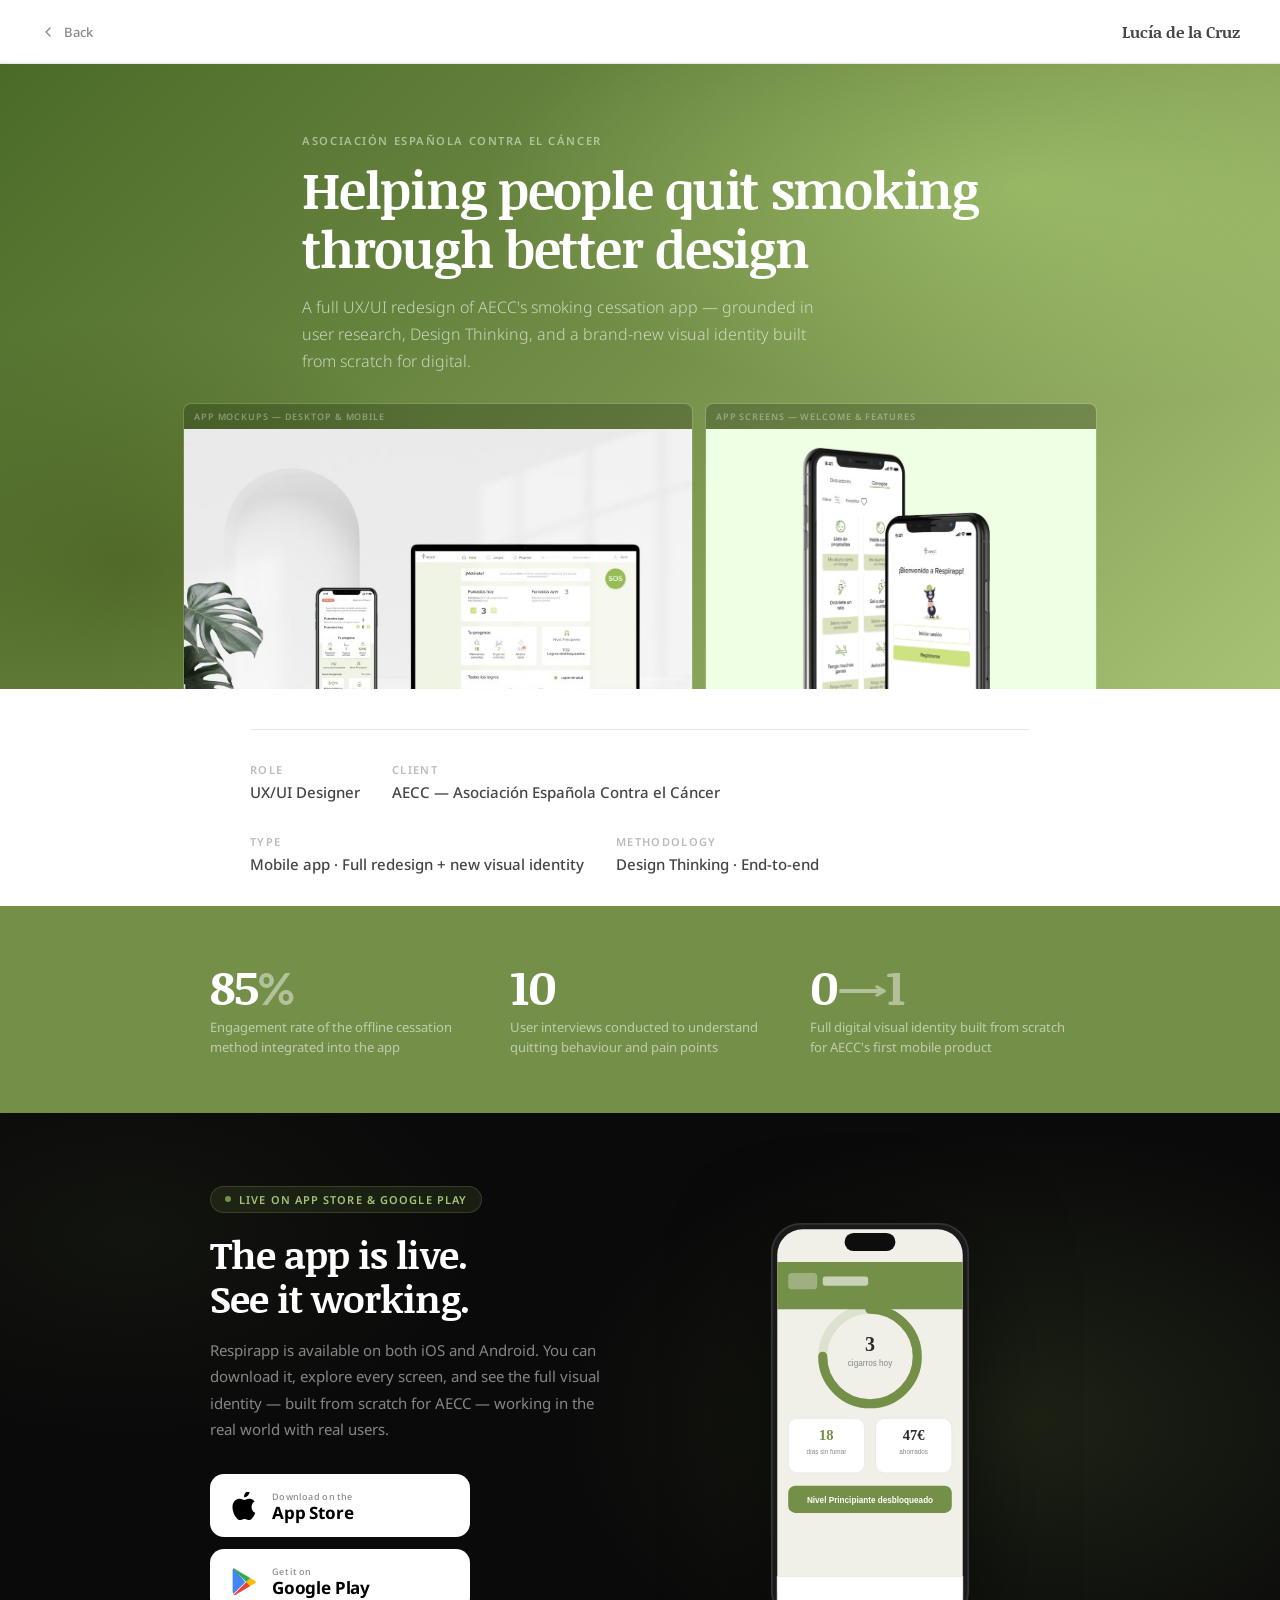
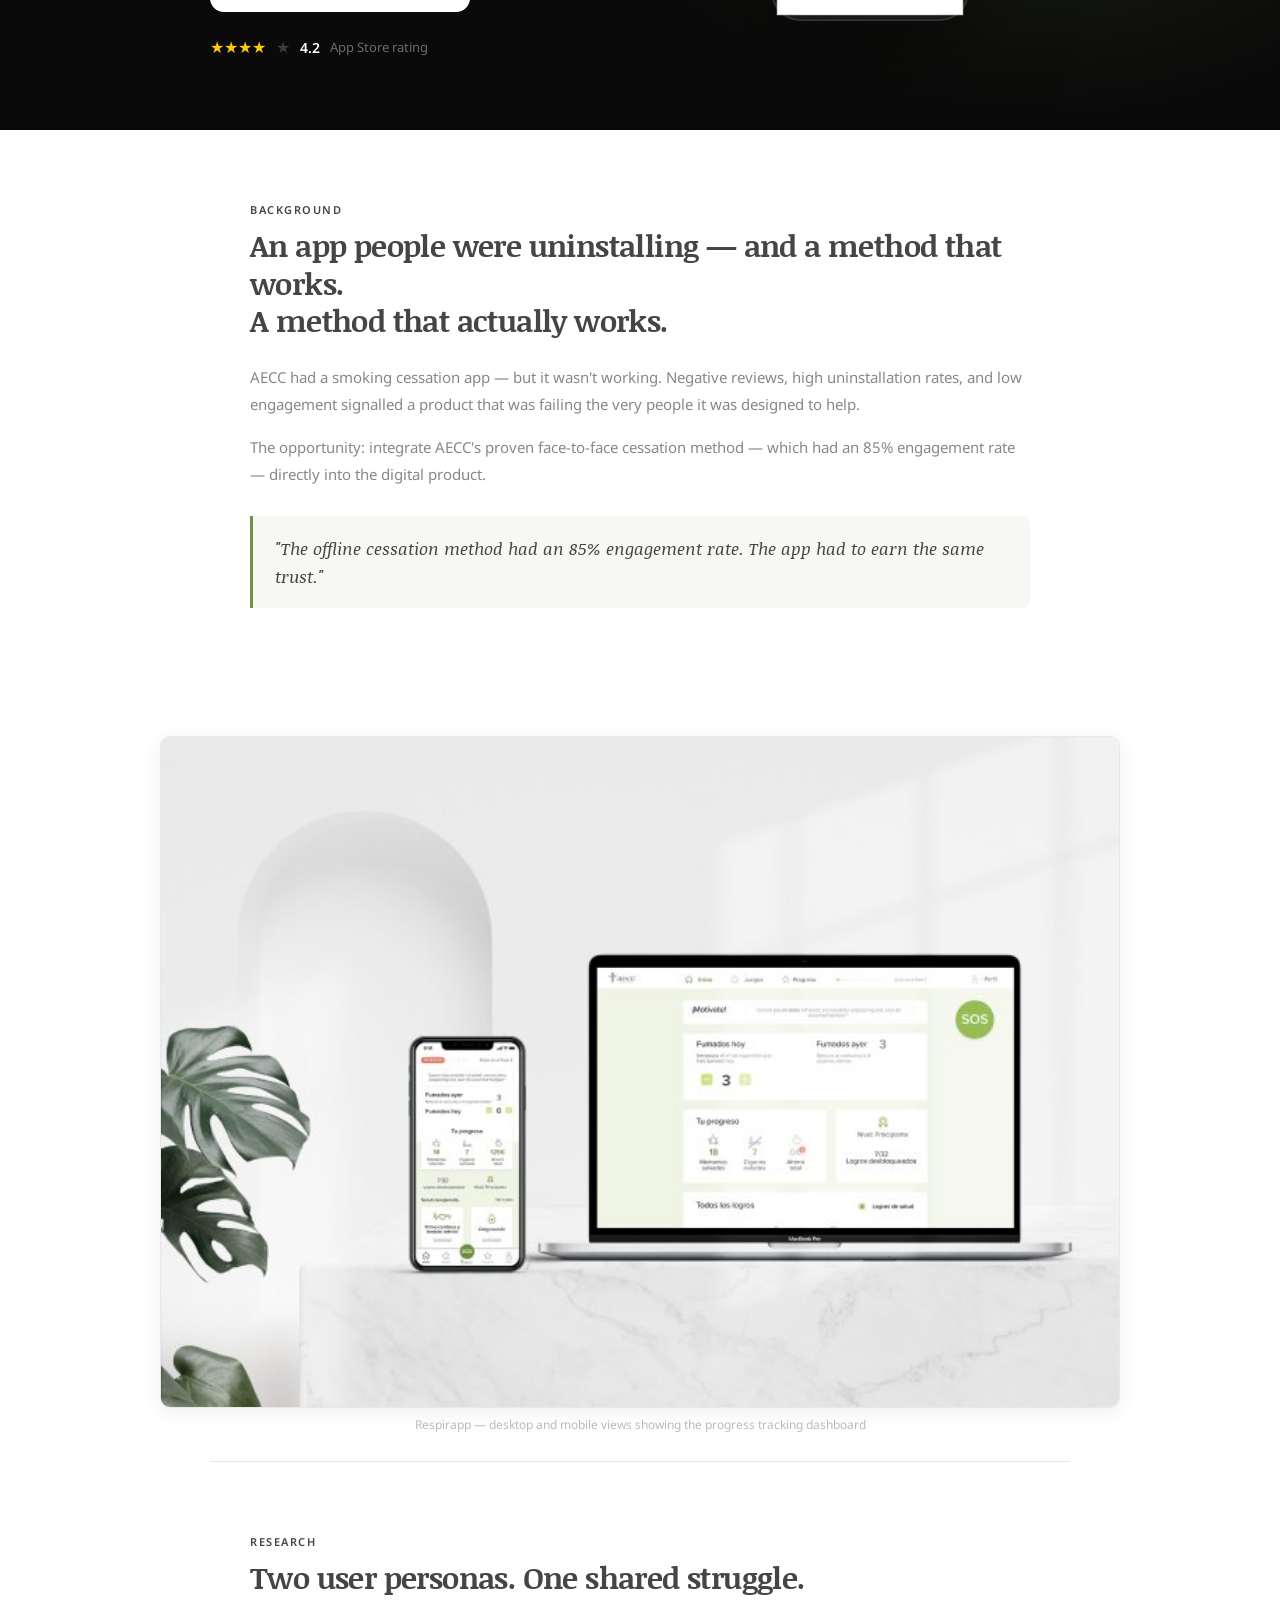
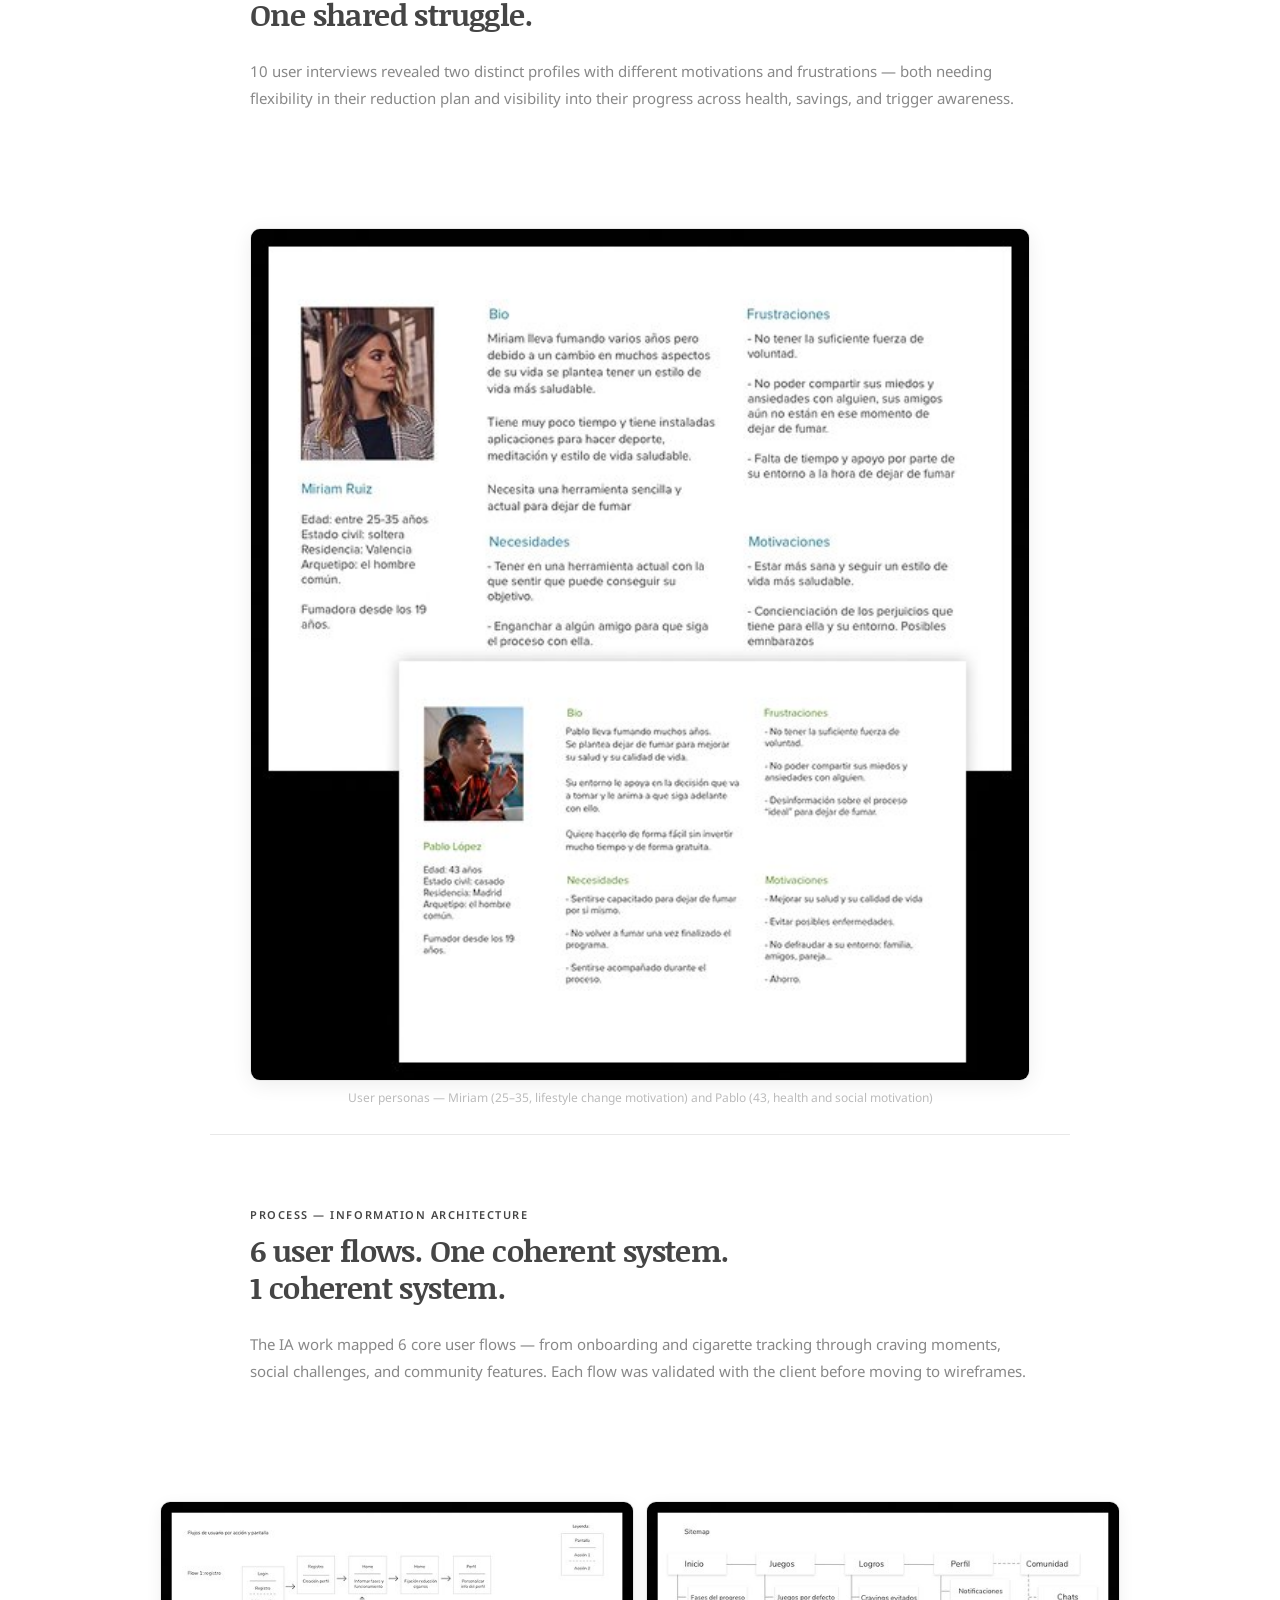
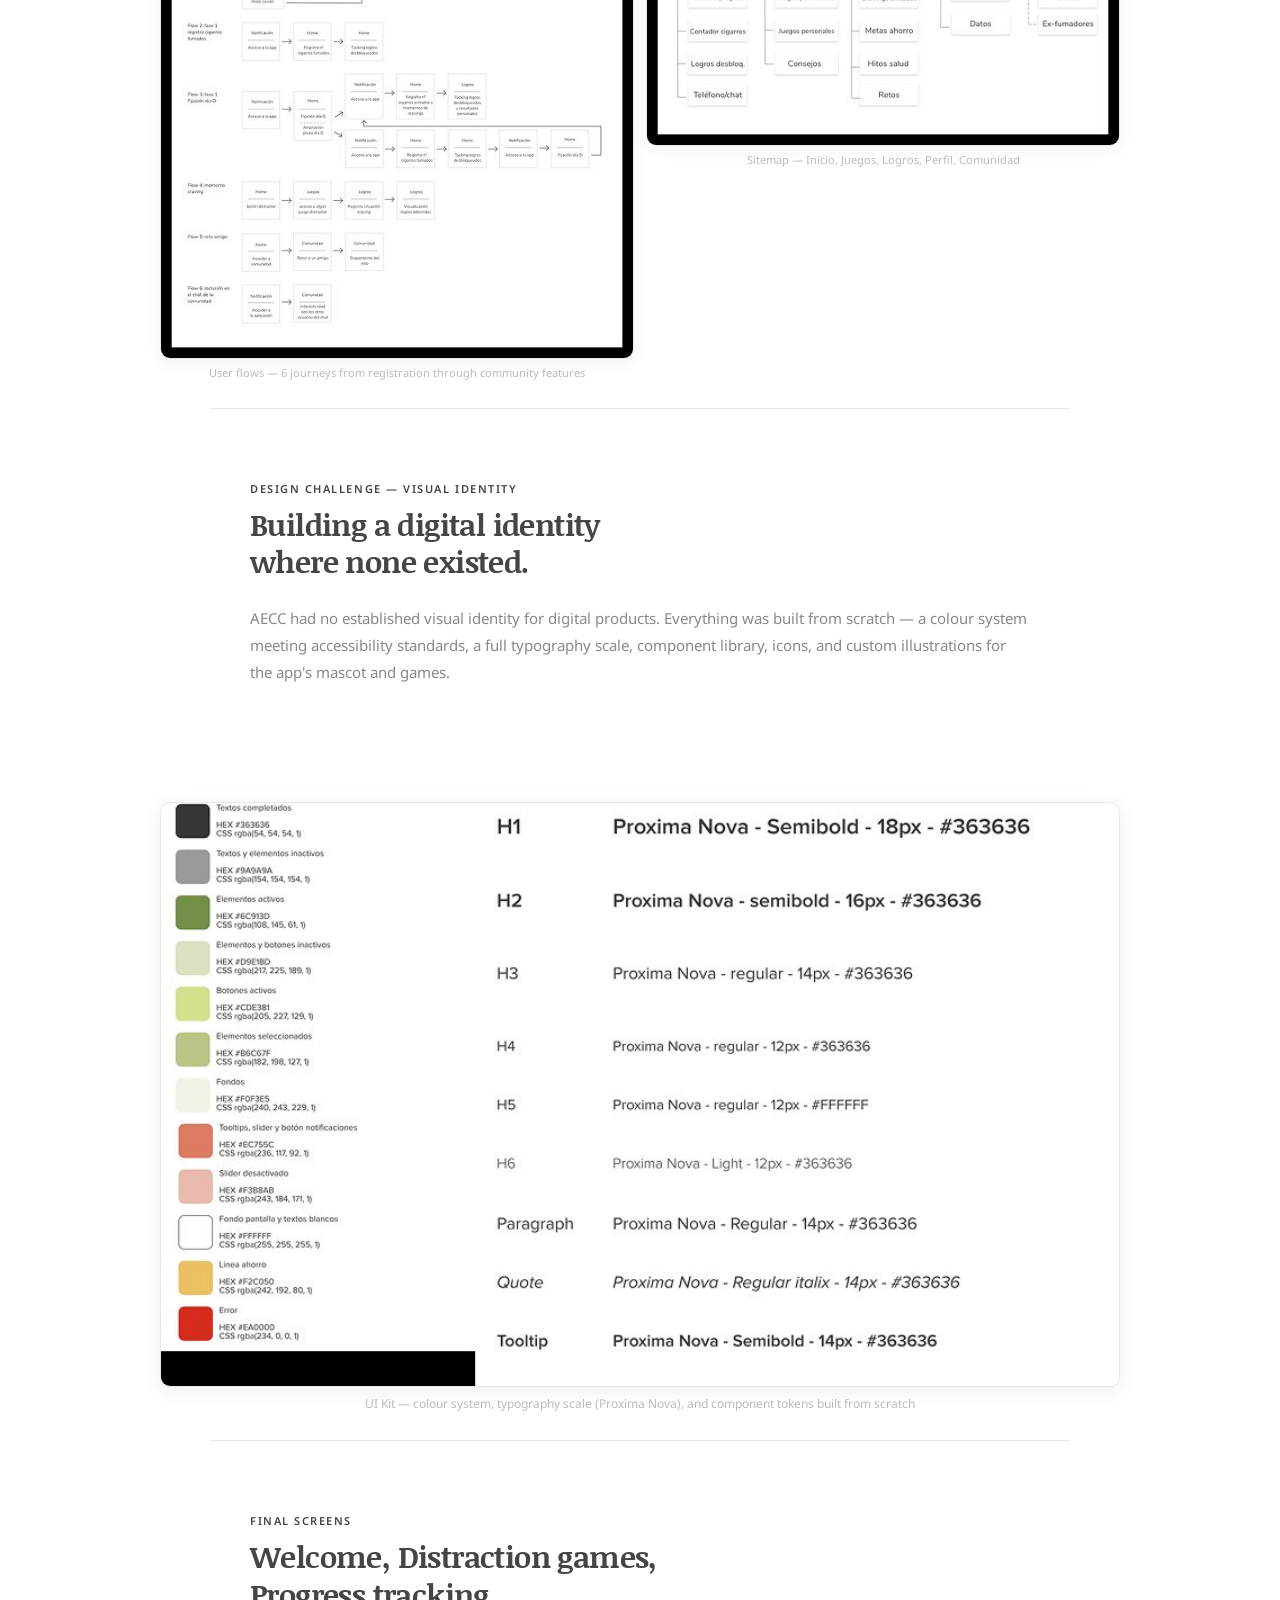
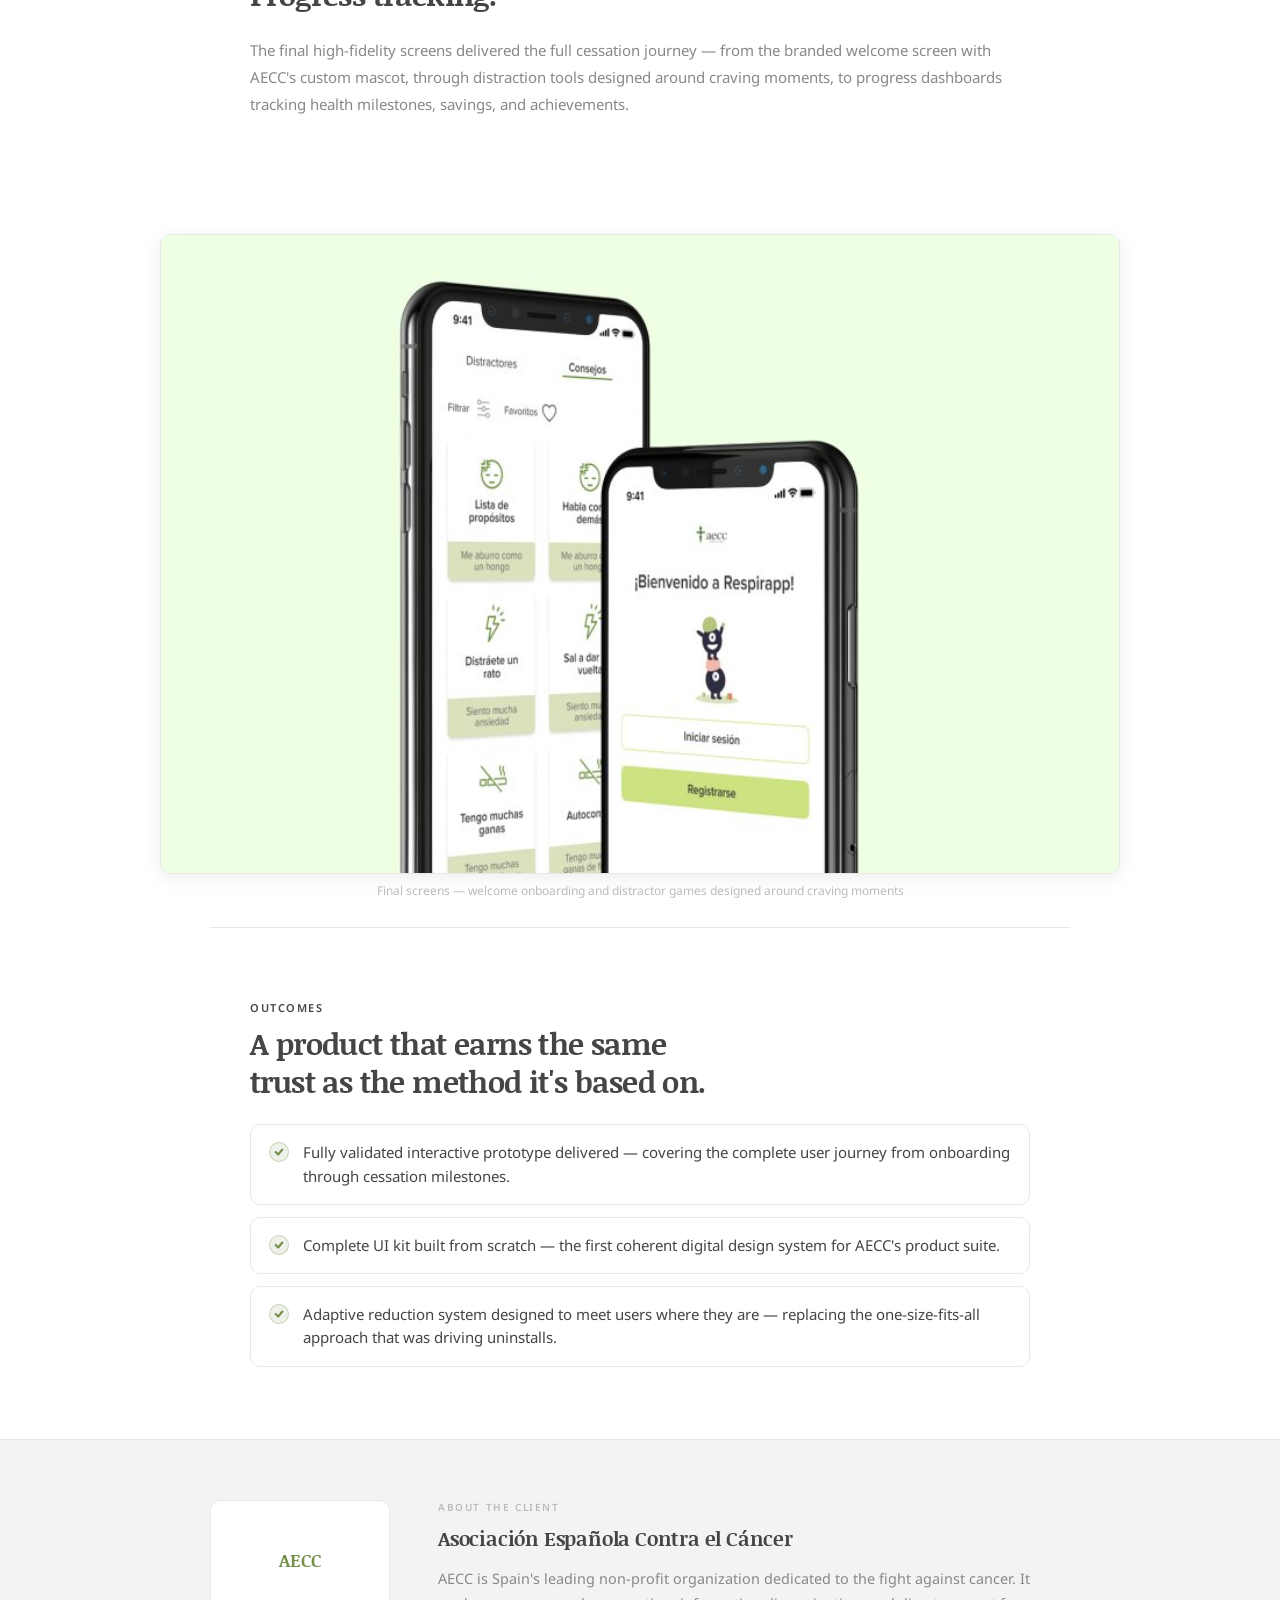
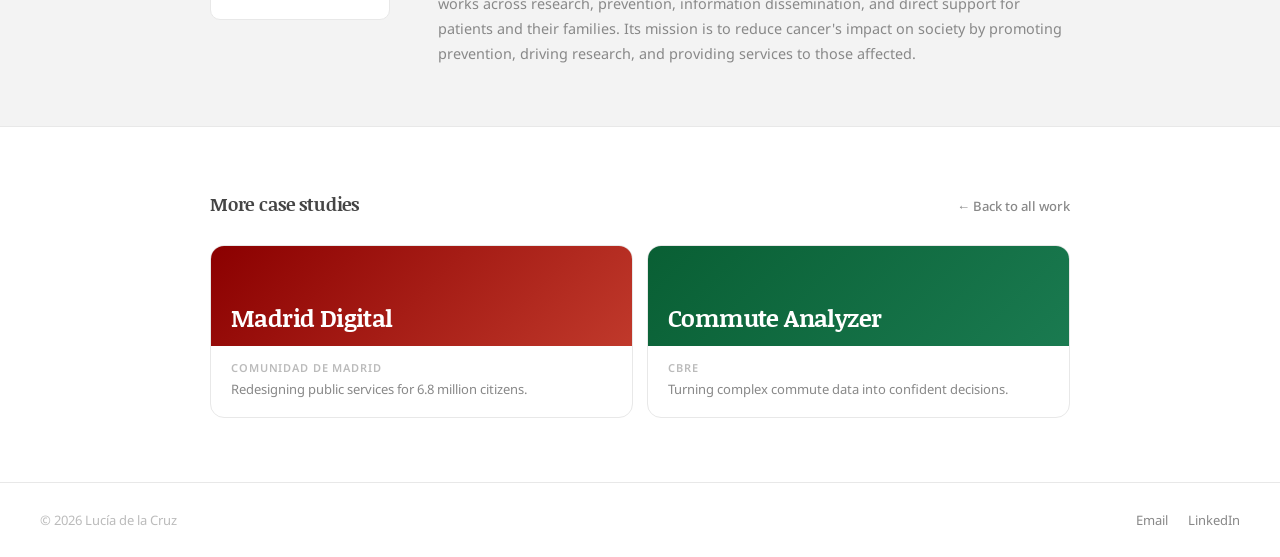
<file: respirapp.html>
<!DOCTYPE html>
<html lang="en">
<head>
  <meta charset="UTF-8" />
  <meta name="viewport" content="width=device-width, initial-scale=1.0" />
  <title>Respirapp — Lucía de la Cruz</title>
  <link href="https://fonts.googleapis.com/css2?family=Noticia+Text:ital,wght@0,400;0,700;1,400&family=Noto+Sans:wght@300;400;500;600&display=swap" rel="stylesheet" />
  <style>
    *,*::before,*::after{box-sizing:border-box;margin:0;padding:0}
    :root{--text:#454545;--text-light:#888;--text-lighter:#bbb;--bg:#fff;--bg-alt:#F3F3F3;--border:#e8e8e8;--brand:#748F48;--brand-light:#a8c275;--font-display:'Noticia Text',serif;--font-body:'Noto Sans',sans-serif}
    html,body{font-family:var(--font-body);color:var(--text);background:var(--bg);overflow-x:hidden}
    nav{position:fixed;top:0;left:0;right:0;z-index:100;display:flex;align-items:center;justify-content:space-between;padding:20px 40px;background:rgba(255,255,255,0.92);backdrop-filter:blur(8px);border-bottom:1px solid var(--border)}
    .nav-back{display:flex;align-items:center;gap:8px;font-size:0.8125rem;font-weight:500;color:var(--text-light);text-decoration:none}
    .nav-back:hover{color:var(--text)}
    .nav-name{font-family:var(--font-display);font-size:1rem;font-weight:700;color:var(--text);text-decoration:none}
    .hero-banner{width:100%;margin-top:61px;position:relative;overflow:hidden;background:linear-gradient(135deg,#4a6b28 0%,#748F48 50%,#a8c275 100%);min-height:480px;display:flex;flex-direction:column}
    .hero-banner::before{content:'';position:absolute;inset:0;background:radial-gradient(ellipse 70% 60% at 80% 20%,rgba(200,240,140,0.35) 0%,transparent 60%),radial-gradient(ellipse 50% 70% at 10% 80%,rgba(60,80,20,0.5) 0%,transparent 55%)}
    .hero-inner{position:relative;z-index:2;max-width:860px;margin:0 auto;padding:72px 40px 0}
    .eyebrow{font-size:0.7rem;font-weight:600;letter-spacing:0.14em;text-transform:uppercase;color:rgba(255,255,255,0.5);margin-bottom:12px}
    .hero-inner h1{font-family:var(--font-display);font-size:clamp(2rem,5vw,3.2rem);font-weight:700;color:#fff;letter-spacing:-0.025em;line-height:1.15;margin-bottom:16px}
    .hero-inner .hero-desc{font-size:1rem;color:rgba(255,255,255,0.65);line-height:1.7;max-width:520px;font-weight:300;margin-bottom:0}
    .hero-screens{position:relative;z-index:2;max-width:1000px;margin:0 auto;padding:28px 40px 0;display:grid;grid-template-columns:1.3fr 1fr;gap:12px;align-items:end}
    .hscreen{border-radius:8px 8px 0 0;overflow:hidden;border:1px solid rgba(255,255,255,0.15);border-bottom:none}
    .hscreen-label{font-size:0.5625rem;font-weight:600;letter-spacing:0.1em;text-transform:uppercase;color:rgba(255,255,255,0.35);padding:6px 10px;background:rgba(0,0,0,0.2)}
    .hscreen img{width:100%;display:block;object-fit:cover;object-position:top;max-height:260px}
    .case-meta-wrap{max-width:860px;margin:0 auto;padding:40px 40px 0}
    .case-meta{display:flex;flex-wrap:wrap;gap:32px;padding:32px 0;border-top:1px solid var(--border)}
    .meta-label{font-size:0.6875rem;font-weight:600;letter-spacing:0.12em;text-transform:uppercase;color:var(--text-lighter);margin-bottom:5px}
    .meta-value{font-size:0.9375rem;font-weight:500;color:var(--text)}
    .impact-banner{background:var(--brand);padding:56px 40px}
    .impact-inner{max-width:860px;margin:0 auto;display:grid;grid-template-columns:repeat(3,1fr);gap:40px}
    .impact-number{font-family:var(--font-display);font-size:clamp(2.2rem,4vw,3rem);font-weight:700;color:#fff;letter-spacing:-0.03em;line-height:1;margin-bottom:8px}
    .impact-number span{color:rgba(255,255,255,0.45)}
    .impact-label{font-size:0.8125rem;color:rgba(255,255,255,0.55);line-height:1.5}
    .case-section{padding:72px 40px;max-width:860px;margin:0 auto}
    .section-label{font-size:0.6875rem;font-weight:600;letter-spacing:0.14em;text-transform:uppercase;color:var(--text);margin-bottom:10px}
    .section-heading{font-family:var(--font-display);font-size:clamp(1.4rem,2.5vw,1.875rem);font-weight:700;color:var(--text);letter-spacing:-0.02em;line-height:1.25;margin-bottom:24px}
    .body-text{font-size:0.9375rem;color:var(--text-light);line-height:1.8;margin-bottom:16px}
    .divider{height:1px;background:var(--border);max-width:860px;margin:0 auto}
    .highlight-quote{border-left:3px solid var(--brand);padding:18px 22px;margin:28px 0;background:rgba(116,143,72,0.06);border-radius:0 8px 8px 0}
    .highlight-quote p{font-family:var(--font-display);font-size:1.0625rem;font-style:italic;color:var(--text);line-height:1.65}
    .img-full{max-width:860px;margin:28px auto;padding:0 40px}
    .img-full img{width:100%;display:block;border-radius:10px;border:1px solid var(--border);box-shadow:0 4px 20px rgba(0,0,0,0.07)}
    .img-full figcaption{font-size:0.75rem;color:var(--text-lighter);margin-top:8px;text-align:center}
    .img-wide{max-width:1040px;margin:28px auto;padding:0 40px}
    .img-wide img{width:100%;display:block;border-radius:10px;border:1px solid var(--border);box-shadow:0 4px 20px rgba(0,0,0,0.07)}
    .img-wide figcaption{font-size:0.75rem;color:var(--text-lighter);margin-top:8px;text-align:center}
    .img-2up{max-width:1040px;margin:28px auto;padding:0 40px;display:grid;grid-template-columns:1fr 1fr;gap:12px}
    .img-2up img{width:100%;display:block;border-radius:10px;border:1px solid var(--border);box-shadow:0 4px 16px rgba(0,0,0,0.06)}
    .img-2up figcaption{font-size:0.6875rem;color:var(--text-lighter);margin-top:6px;text-align:center}
    .findings-list{margin-top:20px;display:flex;flex-direction:column;gap:4px}
    .finding-item{display:flex;align-items:flex-start;gap:14px;padding:13px 16px;border-radius:8px;font-size:0.9rem;color:var(--text);border:1px solid transparent}
    .finding-item:hover{background:var(--bg-alt);border-color:var(--border)}
    .finding-num{font-family:var(--font-display);font-size:0.875rem;font-weight:700;color:var(--text-lighter);width:28px;flex-shrink:0}
    .outcome-list{display:flex;flex-direction:column;gap:12px;margin-top:24px}
    .outcome-item{display:flex;align-items:flex-start;gap:14px;padding:16px 18px;border:1px solid var(--border);border-radius:10px}
    .outcome-dot{width:20px;height:20px;border-radius:50%;background:rgba(116,143,72,0.12);border:1px solid rgba(116,143,72,0.3);display:flex;align-items:center;justify-content:center;flex-shrink:0;margin-top:1px}
    .outcome-dot svg{width:10px;height:10px}
    .outcome-text{font-size:0.9375rem;color:var(--text);line-height:1.55}
    .about-client{padding:60px 40px;background:var(--bg-alt);border-top:1px solid var(--border)}
    .about-client-inner{max-width:860px;margin:0 auto;display:grid;grid-template-columns:180px 1fr;gap:48px;align-items:start}
    .client-logo-box{width:100%;aspect-ratio:3/2;background:#fff;border:1px solid var(--border);border-radius:10px;display:flex;align-items:center;justify-content:center;font-family:var(--font-display);font-size:1.1rem;font-weight:700;color:var(--brand);text-align:center;padding:10px}
    .about-client-label{font-size:0.625rem;font-weight:600;letter-spacing:0.16em;text-transform:uppercase;color:var(--text-lighter);margin-bottom:10px;display:block}
    .about-client-name{font-family:var(--font-display);font-size:1.25rem;font-weight:700;color:var(--text);letter-spacing:-0.01em;margin-bottom:14px}
    .about-client-text{font-size:0.9rem;color:var(--text-light);line-height:1.75}
    .more-cases{padding:64px 40px;background:var(--bg);border-top:1px solid var(--border)}
    .more-cases-inner{max-width:860px;margin:0 auto}
    .more-cases-header{display:flex;align-items:baseline;justify-content:space-between;margin-bottom:28px}
    .more-cases-title{font-family:var(--font-display);font-size:1.1rem;font-weight:700;color:var(--text);letter-spacing:-0.01em}
    .more-cases-back{font-size:0.8125rem;font-weight:500;color:var(--text-light);text-decoration:none}
    .more-cases-back:hover{color:var(--text)}
    .more-cases-grid{display:grid;grid-template-columns:1fr 1fr;gap:14px}
    .more-card{display:block;text-decoration:none;border:1px solid var(--border);border-radius:14px;overflow:hidden;background:var(--bg);transition:transform 0.2s,box-shadow 0.2s}
    .more-card:hover{transform:translateY(-3px);box-shadow:0 12px 40px rgba(0,0,0,0.08)}
    .more-card-thumb{height:100px;display:flex;align-items:flex-end;padding:16px 20px}
    .more-card-name{font-family:var(--font-display);font-size:1.5rem;font-weight:700;color:#fff;letter-spacing:-0.025em;line-height:1}
    .more-card-body{padding:14px 20px 18px}
    .more-card-client{font-size:0.6875rem;font-weight:600;letter-spacing:0.08em;text-transform:uppercase;color:var(--text-lighter);margin-bottom:4px}
    .more-card-desc{font-size:0.8125rem;color:var(--text-light);line-height:1.55}
    .thumb-madrid{background:linear-gradient(135deg,#8B0000,#c0392b)}
    .thumb-cbre{background:linear-gradient(135deg,#095F34,#1a7a50)}
    footer{padding:28px 40px;border-top:1px solid var(--border);display:flex;align-items:center;justify-content:space-between}
    footer p{font-size:0.8125rem;color:var(--text-lighter)}
    .footer-links{display:flex;gap:20px}
    .footer-links a{font-size:0.8125rem;color:var(--text-light);text-decoration:none}
    .footer-links a:hover{color:var(--text)}
    @media(max-width:768px){
      nav{padding:16px 20px}
      .hero-inner,.case-meta-wrap,.case-section,.about-client,.more-cases{padding-left:20px;padding-right:20px}
      .hero-screens{grid-template-columns:1fr;padding:20px 20px 0}
      .img-full,.img-wide,.img-2up{padding-left:20px;padding-right:20px}
      .img-2up,.more-cases-grid{grid-template-columns:1fr}
      .impact-inner{grid-template-columns:1fr 1fr}
      .about-client-inner{grid-template-columns:1fr;gap:24px}
      footer{flex-direction:column;gap:16px;text-align:center}
    }
    @media(max-width:480px){.impact-inner{grid-template-columns:1fr}}
  </style>
</head>
<body>
<nav>
  <a href="index.html" class="nav-back"><svg width="16" height="16" viewBox="0 0 24 24" fill="none" stroke="currentColor" stroke-width="2" stroke-linecap="round"><polyline points="15 18 9 12 15 6"/></svg>Back</a>
  <a href="index.html" class="nav-name">Lucía de la Cruz</a>
</nav>

<div class="hero-banner">
  <div class="hero-inner">
    <p class="eyebrow">Asociación Española Contra el Cáncer</p>
    <h1>Helping people quit smoking<br/>through better design</h1>
    <p class="hero-desc">A full UX/UI redesign of AECC's smoking cessation app — grounded in user research, Design Thinking, and a brand-new visual identity built from scratch for digital.</p>
  </div>
  <div class="hero-screens">
    <div class="hscreen">
      <p class="hscreen-label">App mockups — desktop & mobile</p>
      <img src="assets/respirapp/01-mockups.png" alt="Respirapp mockups on desktop and mobile" />
    </div>
    <div class="hscreen">
      <p class="hscreen-label">App screens — welcome & features</p>
      <img src="assets/respirapp/06-mockups.png" alt="Respirapp app screens" />
    </div>
  </div>
</div>

<div class="case-meta-wrap">
  <div class="case-meta">
    <div><p class="meta-label">Role</p><p class="meta-value">UX/UI Designer</p></div>
    <div><p class="meta-label">Client</p><p class="meta-value">AECC — Asociación Española Contra el Cáncer</p></div>
    <div><p class="meta-label">Type</p><p class="meta-value">Mobile app · Full redesign + new visual identity</p></div>
    <div><p class="meta-label">Methodology</p><p class="meta-value">Design Thinking · End-to-end</p></div>
  </div>
</div>

<div class="impact-banner">
  <div class="impact-inner">
    <div><div class="impact-number">85<span>%</span></div><div class="impact-label">Engagement rate of the offline cessation method integrated into the app</div></div>
    <div><div class="impact-number">10</div><div class="impact-label">User interviews conducted to understand quitting behaviour and pain points</div></div>
    <div><div class="impact-number">0<span>→1</span></div><div class="impact-label">Full digital visual identity built from scratch for AECC's first mobile product</div></div>
  </div>
</div>

<!-- ═══════════════ APP STORE SECTION ═══════════════ -->
<section style="background:#0a0a0a;padding:72px 40px;position:relative;overflow:hidden;">
  <div style="position:absolute;inset:0;background:radial-gradient(ellipse 60% 80% at 80% 50%,rgba(116,143,72,0.18) 0%,transparent 60%),radial-gradient(ellipse 50% 60% at 10% 20%,rgba(116,143,72,0.08) 0%,transparent 55%);pointer-events:none;"></div>
  <div style="max-width:860px;margin:0 auto;position:relative;z-index:1;display:grid;grid-template-columns:1fr 1fr;gap:60px;align-items:center;">
    <div>
      <div style="display:inline-flex;align-items:center;gap:8px;background:rgba(116,143,72,0.15);border:1px solid rgba(116,143,72,0.3);border-radius:100px;padding:5px 14px;margin-bottom:20px;">
        <span style="width:6px;height:6px;border-radius:50%;background:#748F48;display:inline-block;animation:pulse 2s ease infinite;"></span>
        <span style="font-size:0.6875rem;font-weight:600;letter-spacing:0.1em;text-transform:uppercase;color:#a8c275;">Live on App Store &amp; Google Play</span>
      </div>
      <h2 style="font-family:'Noticia Text',serif;font-size:clamp(1.6rem,3vw,2.4rem);font-weight:700;color:#fff;letter-spacing:-0.025em;line-height:1.15;margin-bottom:16px;">The app is live.<br/>See it working.</h2>
      <p style="font-size:0.9375rem;color:rgba(255,255,255,0.5);line-height:1.75;margin-bottom:32px;">Respirapp is available on both iOS and Android. You can download it, explore every screen, and see the full visual identity — built from scratch for AECC — working in the real world with real users.</p>
      <div style="display:flex;flex-direction:column;gap:12px;">
        <a href="https://apps.apple.com/es/app/respirapp/id1448080075" target="_blank" rel="noopener" style="display:inline-flex;align-items:center;gap:16px;padding:16px 22px;background:#fff;border-radius:14px;text-decoration:none;max-width:260px;transition:all 0.2s;" onmouseover="this.style.transform='translateY(-2px)'" onmouseout="this.style.transform='translateY(0)'">
          <svg width="24" height="28" viewBox="0 0 20 24" fill="#000"><path d="M16.52 12.74c-.03-3.04 2.48-4.5 2.59-4.57-1.41-2.07-3.61-2.35-4.39-2.38-1.87-.19-3.65 1.1-4.6 1.1-.95 0-2.42-1.08-3.98-1.05-2.05.03-3.94 1.19-4.99 3.01-2.13 3.7-.55 9.19 1.53 12.2 1.02 1.47 2.22 3.12 3.81 3.06 1.53-.06 2.11-.99 3.96-.99 1.85 0 2.37.99 4 .96 1.65-.03 2.69-1.5 3.69-2.98.66-.99 1.17-2.07 1.47-3.22-3.36-1.28-3.09-5.14-3.09-5.14zm-2.9-10.02c.83-1.02 1.4-2.43 1.24-3.85-1.2.05-2.68.81-3.54 1.81-.77.9-1.45 2.34-1.27 3.72 1.34.1 2.72-.68 3.57-1.68z"/></svg>
          <div><p style="font-size:0.5625rem;font-weight:500;color:#888;margin-bottom:1px;letter-spacing:0.04em;">Download on the</p><p style="font-size:1.0625rem;font-weight:700;color:#000;letter-spacing:-0.01em;line-height:1;">App Store</p></div>
        </a>
        <a href="https://play.google.com/store/apps/details?id=es.aecc.respirapp" target="_blank" rel="noopener" style="display:inline-flex;align-items:center;gap:16px;padding:16px 22px;background:#fff;border-radius:14px;text-decoration:none;max-width:260px;transition:all 0.2s;" onmouseover="this.style.transform='translateY(-2px)'" onmouseout="this.style.transform='translateY(0)'">
          <svg width="24" height="28" viewBox="0 0 21 24" fill="none"><path d="M1.22.84C.79 1.3.54 2.01.54 2.93v18.14c0 .92.25 1.63.68 2.09l.11.1 10.16-10.16v-.24L1.33.73l-.11.11z" fill="#4285F4"/><path d="M15.87 16.44l-3.38-3.38v-.24l3.38-3.38.08.04 4.01 2.28c1.14.65 1.14 1.71 0 2.36l-4.01 2.28-.08.04z" fill="#FBBC04"/><path d="M15.95 16.4L12.49 12.94 1.22 24.21c.38.4.99.45 1.68.05l13.05-7.86" fill="#EA4335"/><path d="M15.95 9.48L2.9 1.62C2.21 1.22 1.6 1.27 1.22 1.67l11.27 11.27 3.46-3.46z" fill="#34A853"/></svg>
          <div><p style="font-size:0.5625rem;font-weight:500;color:#888;margin-bottom:1px;letter-spacing:0.04em;">Get it on</p><p style="font-size:1.0625rem;font-weight:700;color:#000;letter-spacing:-0.01em;line-height:1;">Google Play</p></div>
        </a>
      </div>
      <div style="margin-top:24px;display:flex;align-items:center;gap:10px;">
        <span style="color:#FFCA01;font-size:1rem;">★★★★</span><span style="color:rgba(255,255,255,0.2);font-size:1rem;">★</span>
        <span style="font-size:0.875rem;font-weight:600;color:#fff;">4.2</span>
        <span style="font-size:0.8125rem;color:rgba(255,255,255,0.4);">App Store rating</span>
      </div>
    </div>
    <!-- Phone mockup -->
    <div style="display:flex;justify-content:center;">
      <svg viewBox="0 0 220 440" xmlns="http://www.w3.org/2000/svg" style="width:200px;filter:drop-shadow(0 24px 48px rgba(0,0,0,0.5));">
        <rect x="2" y="2" width="216" height="436" rx="32" fill="#1a1a1a" stroke="#333" stroke-width="2"/>
        <rect x="8" y="8" width="204" height="424" rx="28" fill="#f0f0e8"/>
        <rect x="82" y="12" width="56" height="20" rx="10" fill="#0d0d0d"/>
        <rect x="8" y="44" width="204" height="52" fill="#748F48"/>
        <rect x="20" y="56" width="32" height="18" rx="4" fill="rgba(255,255,255,0.3)"/>
        <rect x="58" y="60" width="50" height="10" rx="3" fill="rgba(255,255,255,0.6)"/>
        <circle cx="110" cy="148" r="52" fill="none" stroke="rgba(116,143,72,0.15)" stroke-width="10"/>
        <circle cx="110" cy="148" r="52" fill="none" stroke="#748F48" stroke-width="10" stroke-dasharray="245 81" stroke-linecap="round" transform="rotate(-90 110 148)"/>
        <text x="110" y="142" text-anchor="middle" font-size="22" font-weight="700" fill="#2a2a2a" font-family="serif">3</text>
        <text x="110" y="158" text-anchor="middle" font-size="9" fill="#888" font-family="sans-serif">cigarros hoy</text>
        <rect x="20" y="216" width="84" height="60" rx="10" fill="#fff" stroke="#e8e8e8" stroke-width="1"/>
        <rect x="116" y="216" width="84" height="60" rx="10" fill="#fff" stroke="#e8e8e8" stroke-width="1"/>
        <text x="62" y="240" text-anchor="middle" font-size="16" font-weight="700" fill="#748F48" font-family="serif">18</text>
        <text x="62" y="255" text-anchor="middle" font-size="7" fill="#888" font-family="sans-serif">días sin fumar</text>
        <text x="158" y="240" text-anchor="middle" font-size="16" font-weight="700" fill="#2a2a2a" font-family="serif">47€</text>
        <text x="158" y="255" text-anchor="middle" font-size="7" fill="#888" font-family="sans-serif">ahorrados</text>
        <rect x="20" y="290" width="180" height="30" rx="8" fill="#748F48"/>
        <text x="110" y="309" text-anchor="middle" font-size="9" font-weight="600" fill="#fff" font-family="sans-serif">Nivel Principiante desbloqueado</text>
        <rect x="8" y="390" width="204" height="42" rx="0" fill="#fff" stroke="#e8e8e8" stroke-width="1"/>
      </svg>
    </div>
  </div>
</section>

<div class="case-section">
  <p class="section-label">Background</p>
  <h2 class="section-heading">An app people were uninstalling — and a method that works.<br/>A method that actually works.</h2>
  <p class="body-text">AECC had a smoking cessation app — but it wasn't working. Negative reviews, high uninstallation rates, and low engagement signalled a product that was failing the very people it was designed to help.</p>
  <p class="body-text">The opportunity: integrate AECC's proven face-to-face cessation method — which had an 85% engagement rate — directly into the digital product.</p>
  <div class="highlight-quote">
    <p>"The offline cessation method had an 85% engagement rate. The app had to earn the same trust."</p>
  </div>
</div>

<!-- Hero mockup full width -->
<figure class="img-wide">
  <img src="assets/respirapp/01-mockups.png" alt="Respirapp — desktop and mobile mockups" />
  <figcaption>Respirapp — desktop and mobile views showing the progress tracking dashboard</figcaption>
</figure>

<div class="divider"></div>

<div class="case-section">
  <p class="section-label">Research</p>
  <h2 class="section-heading">Two user personas.
One shared struggle.<br/>One shared struggle.</h2>
  <p class="body-text">10 user interviews revealed two distinct profiles with different motivations and frustrations — both needing flexibility in their reduction plan and visibility into their progress across health, savings, and trigger awareness.</p>
</div>

<figure class="img-full">
  <img src="assets/respirapp/02-user-personas.png" alt="User personas — Miriam and Pablo" />
  <figcaption>User personas — Miriam (25–35, lifestyle change motivation) and Pablo (43, health and social motivation)</figcaption>
</figure>

<div class="divider"></div>

<div class="case-section">
  <p class="section-label">Process — Information architecture</p>
  <h2 class="section-heading">6 user flows.
One coherent system.<br/>1 coherent system.</h2>
  <p class="body-text">The IA work mapped 6 core user flows — from onboarding and cigarette tracking through craving moments, social challenges, and community features. Each flow was validated with the client before moving to wireframes.</p>
</div>

<div class="img-2up">
  <figure>
    <img src="assets/respirapp/03-user-flows.png" alt="User flows — 6 key journeys mapped" />
    <figcaption>User flows — 6 journeys from registration through community features</figcaption>
  </figure>
  <figure>
    <img src="assets/respirapp/04-sitemap.png" alt="Sitemap — information architecture" />
    <figcaption>Sitemap — Inicio, Juegos, Logros, Perfil, Comunidad</figcaption>
  </figure>
</div>

<div class="divider"></div>

<div class="case-section">
  <p class="section-label">Design challenge — Visual identity</p>
  <h2 class="section-heading">Building a digital identity<br/>where none existed.</h2>
  <p class="body-text">AECC had no established visual identity for digital products. Everything was built from scratch — a colour system meeting accessibility standards, a full typography scale, component library, icons, and custom illustrations for the app's mascot and games.</p>
</div>

<figure class="img-wide">
  <img src="assets/respirapp/05-fonts-colours.png" alt="Fonts and colours — Respirapp UI kit" />
  <figcaption>UI Kit — colour system, typography scale (Proxima Nova), and component tokens built from scratch</figcaption>
</figure>

<div class="divider"></div>

<div class="case-section">
  <p class="section-label">Final screens</p>
  <h2 class="section-heading">Welcome, Distraction games,<br/>Progress tracking.</h2>
  <p class="body-text">The final high-fidelity screens delivered the full cessation journey — from the branded welcome screen with AECC's custom mascot, through distraction tools designed around craving moments, to progress dashboards tracking health milestones, savings, and achievements.</p>
</div>

<figure class="img-wide">
  <img src="assets/respirapp/06-mockups.png" alt="Respirapp final screens — welcome and distractors" />
  <figcaption>Final screens — welcome onboarding and distractor games designed around craving moments</figcaption>
</figure>

<div class="divider"></div>

<div class="case-section">
  <p class="section-label">Outcomes</p>
  <h2 class="section-heading">A product that earns the same<br/>trust as the method it's based on.</h2>
  <div class="outcome-list">
    <div class="outcome-item"><div class="outcome-dot"><svg viewBox="0 0 12 12" fill="none" stroke="var(--brand)" stroke-width="2.5" stroke-linecap="round" stroke-linejoin="round"><polyline points="2 6 5 9 10 3"/></svg></div><p class="outcome-text">Fully validated interactive prototype delivered — covering the complete user journey from onboarding through cessation milestones.</p></div>
    <div class="outcome-item"><div class="outcome-dot"><svg viewBox="0 0 12 12" fill="none" stroke="var(--brand)" stroke-width="2.5" stroke-linecap="round" stroke-linejoin="round"><polyline points="2 6 5 9 10 3"/></svg></div><p class="outcome-text">Complete UI kit built from scratch — the first coherent digital design system for AECC's product suite.</p></div>
    <div class="outcome-item"><div class="outcome-dot"><svg viewBox="0 0 12 12" fill="none" stroke="var(--brand)" stroke-width="2.5" stroke-linecap="round" stroke-linejoin="round"><polyline points="2 6 5 9 10 3"/></svg></div><p class="outcome-text">Adaptive reduction system designed to meet users where they are — replacing the one-size-fits-all approach that was driving uninstalls.</p></div>
  </div>
</div>

<div class="about-client">
  <div class="about-client-inner">
    <div class="client-logo-box">AECC</div>
    <div>
      <span class="about-client-label">About the client</span>
      <p class="about-client-name">Asociación Española Contra el Cáncer</p>
      <p class="about-client-text">AECC is Spain's leading non-profit organization dedicated to the fight against cancer. It works across research, prevention, information dissemination, and direct support for patients and their families. Its mission is to reduce cancer's impact on society by promoting prevention, driving research, and providing services to those affected.</p>
    </div>
  </div>
</div>

<div class="more-cases">
  <div class="more-cases-inner">
    <div class="more-cases-header">
      <p class="more-cases-title">More case studies</p>
      <a href="index.html" class="more-cases-back">← Back to all work</a>
    </div>
    <div class="more-cases-grid">
      <a href="madrid-digital.html" class="more-card">
        <div class="more-card-thumb thumb-madrid"><span class="more-card-name">Madrid Digital</span></div>
        <div class="more-card-body"><p class="more-card-client">Comunidad de Madrid</p><p class="more-card-desc">Redesigning public services for 6.8 million citizens.</p></div>
      </a>
      <a href="cbre.html" class="more-card">
        <div class="more-card-thumb thumb-cbre"><span class="more-card-name">Commute Analyzer</span></div>
        <div class="more-card-body"><p class="more-card-client">CBRE</p><p class="more-card-desc">Turning complex commute data into confident decisions.</p></div>
      </a>
    </div>
  </div>
</div>

<footer>
  <p>© 2026 Lucía de la Cruz</p>
  <div class="footer-links">
    <a href="mailto:luciadcr8@gmail.com">Email</a>
    <a href="https://www.linkedin.com/in/lucia-de-la-cruz-rodriguez/" target="_blank">LinkedIn</a>
  </div>
</footer>
</body>
</html>
</file>
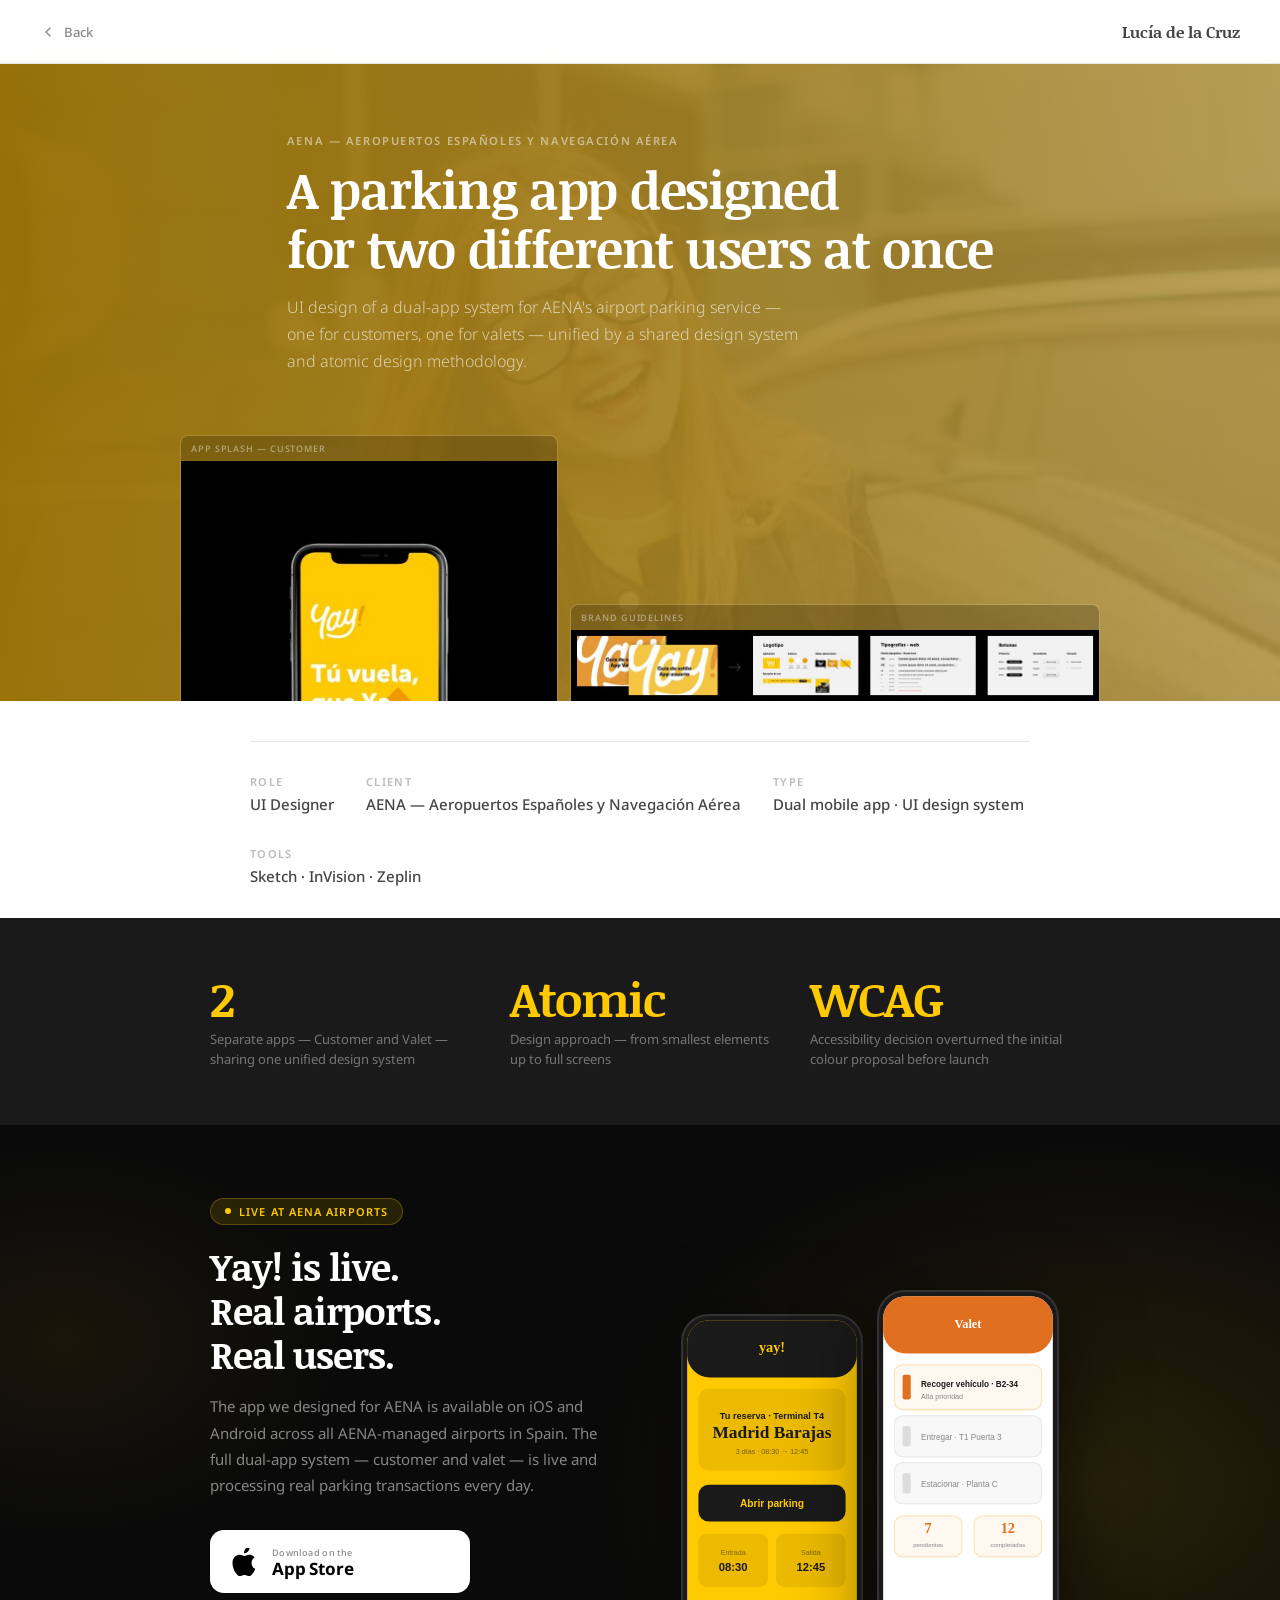
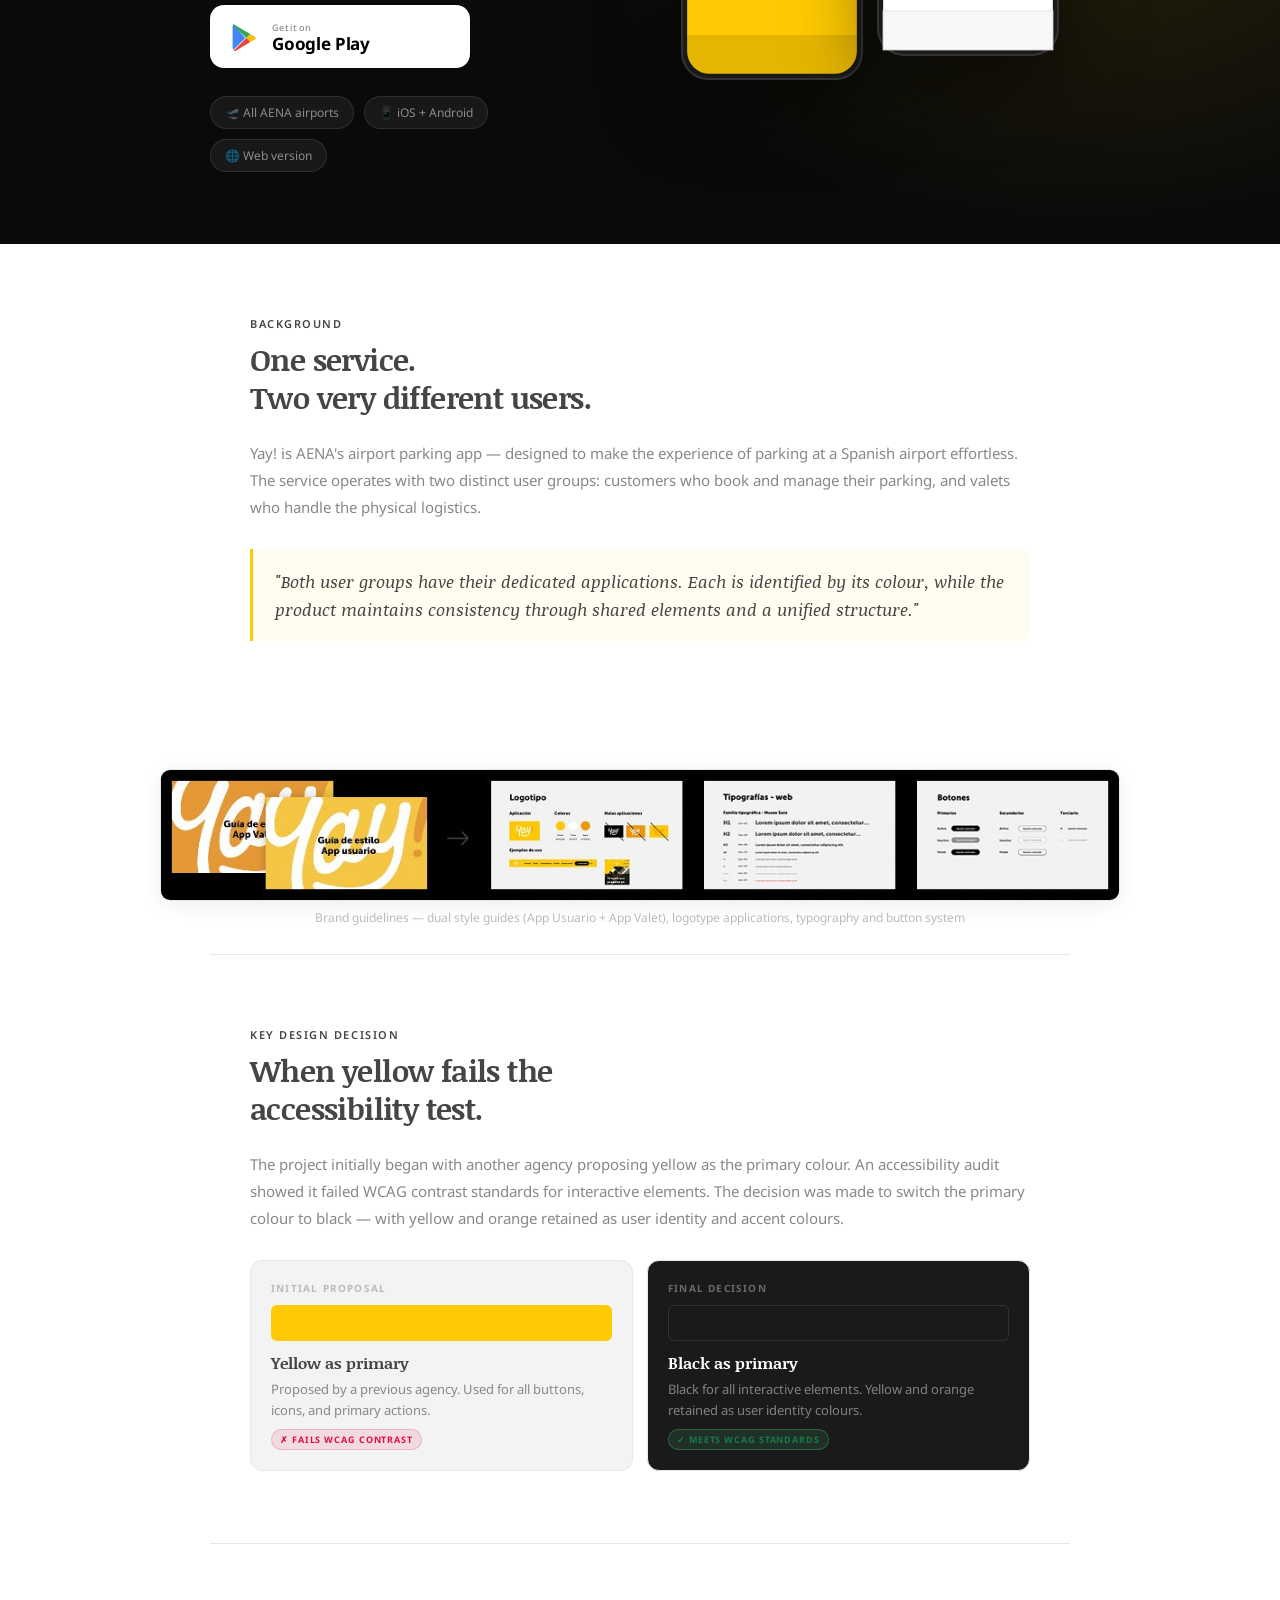
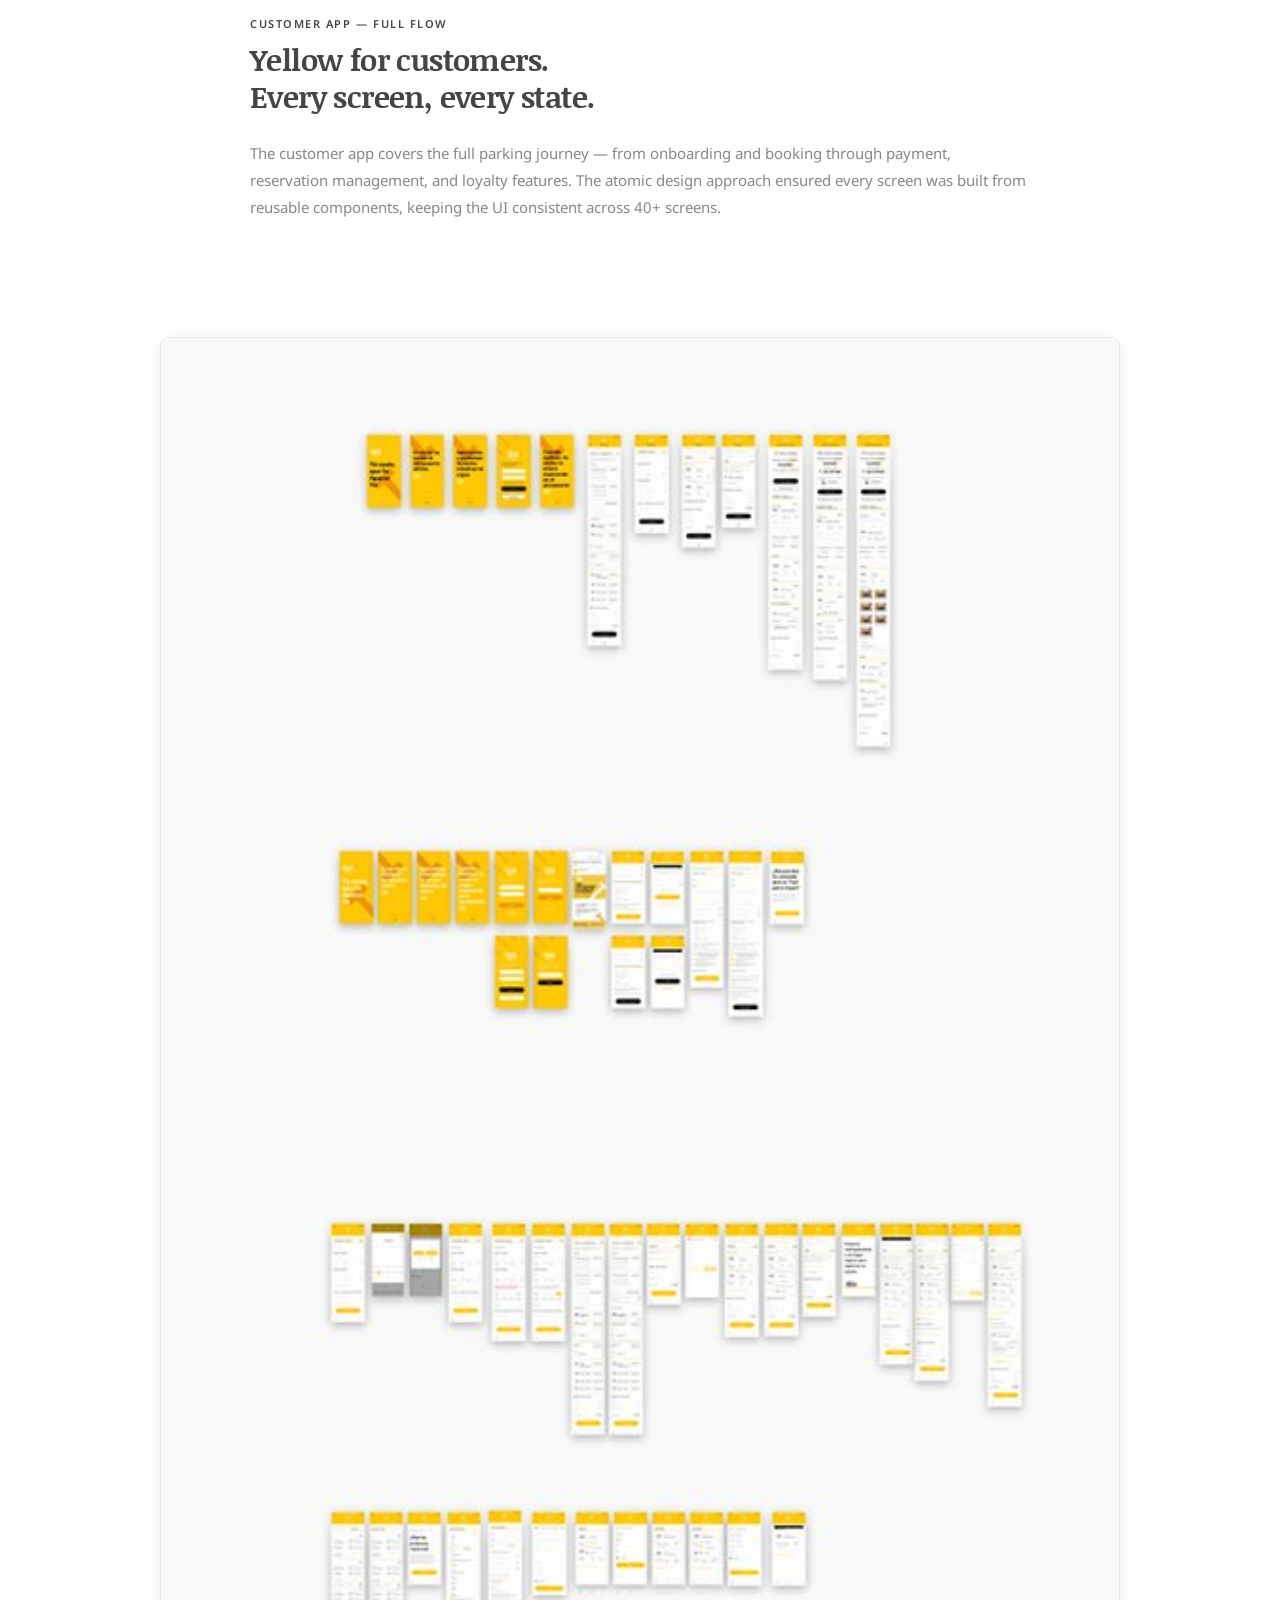
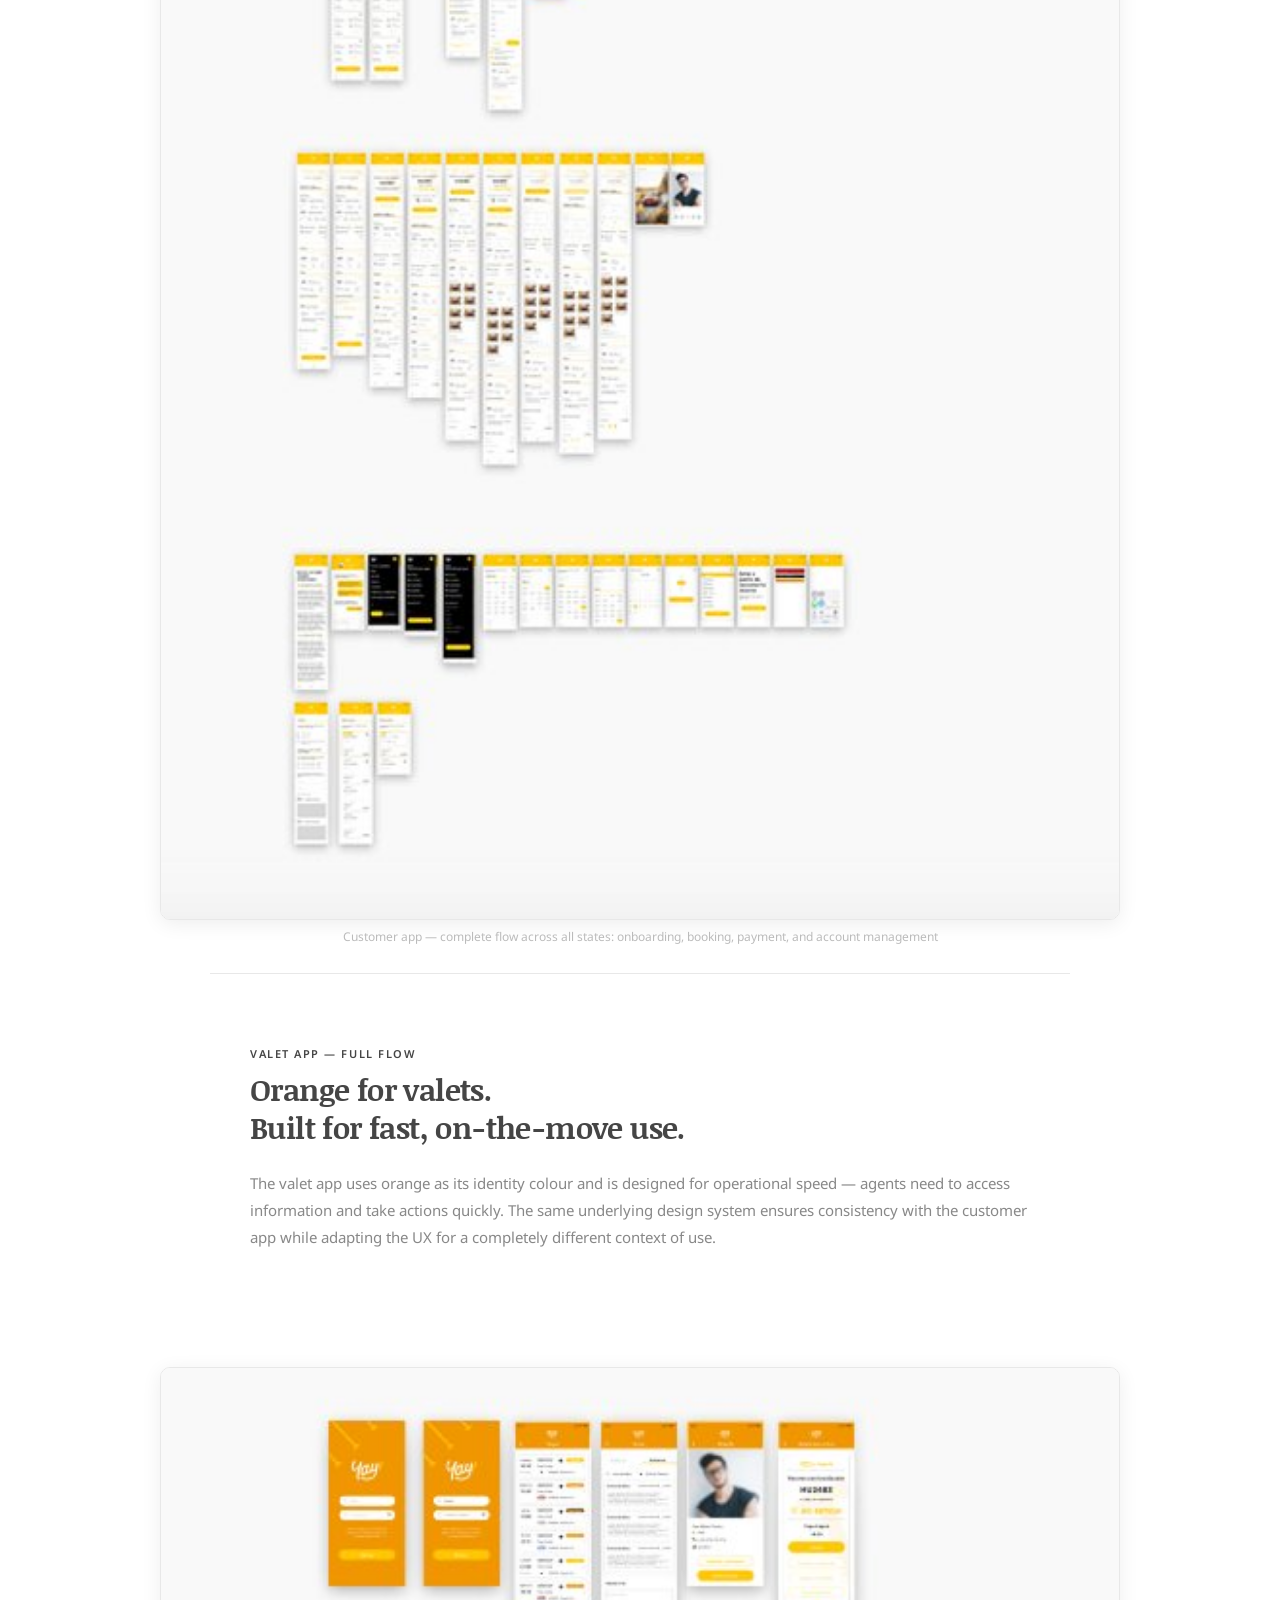
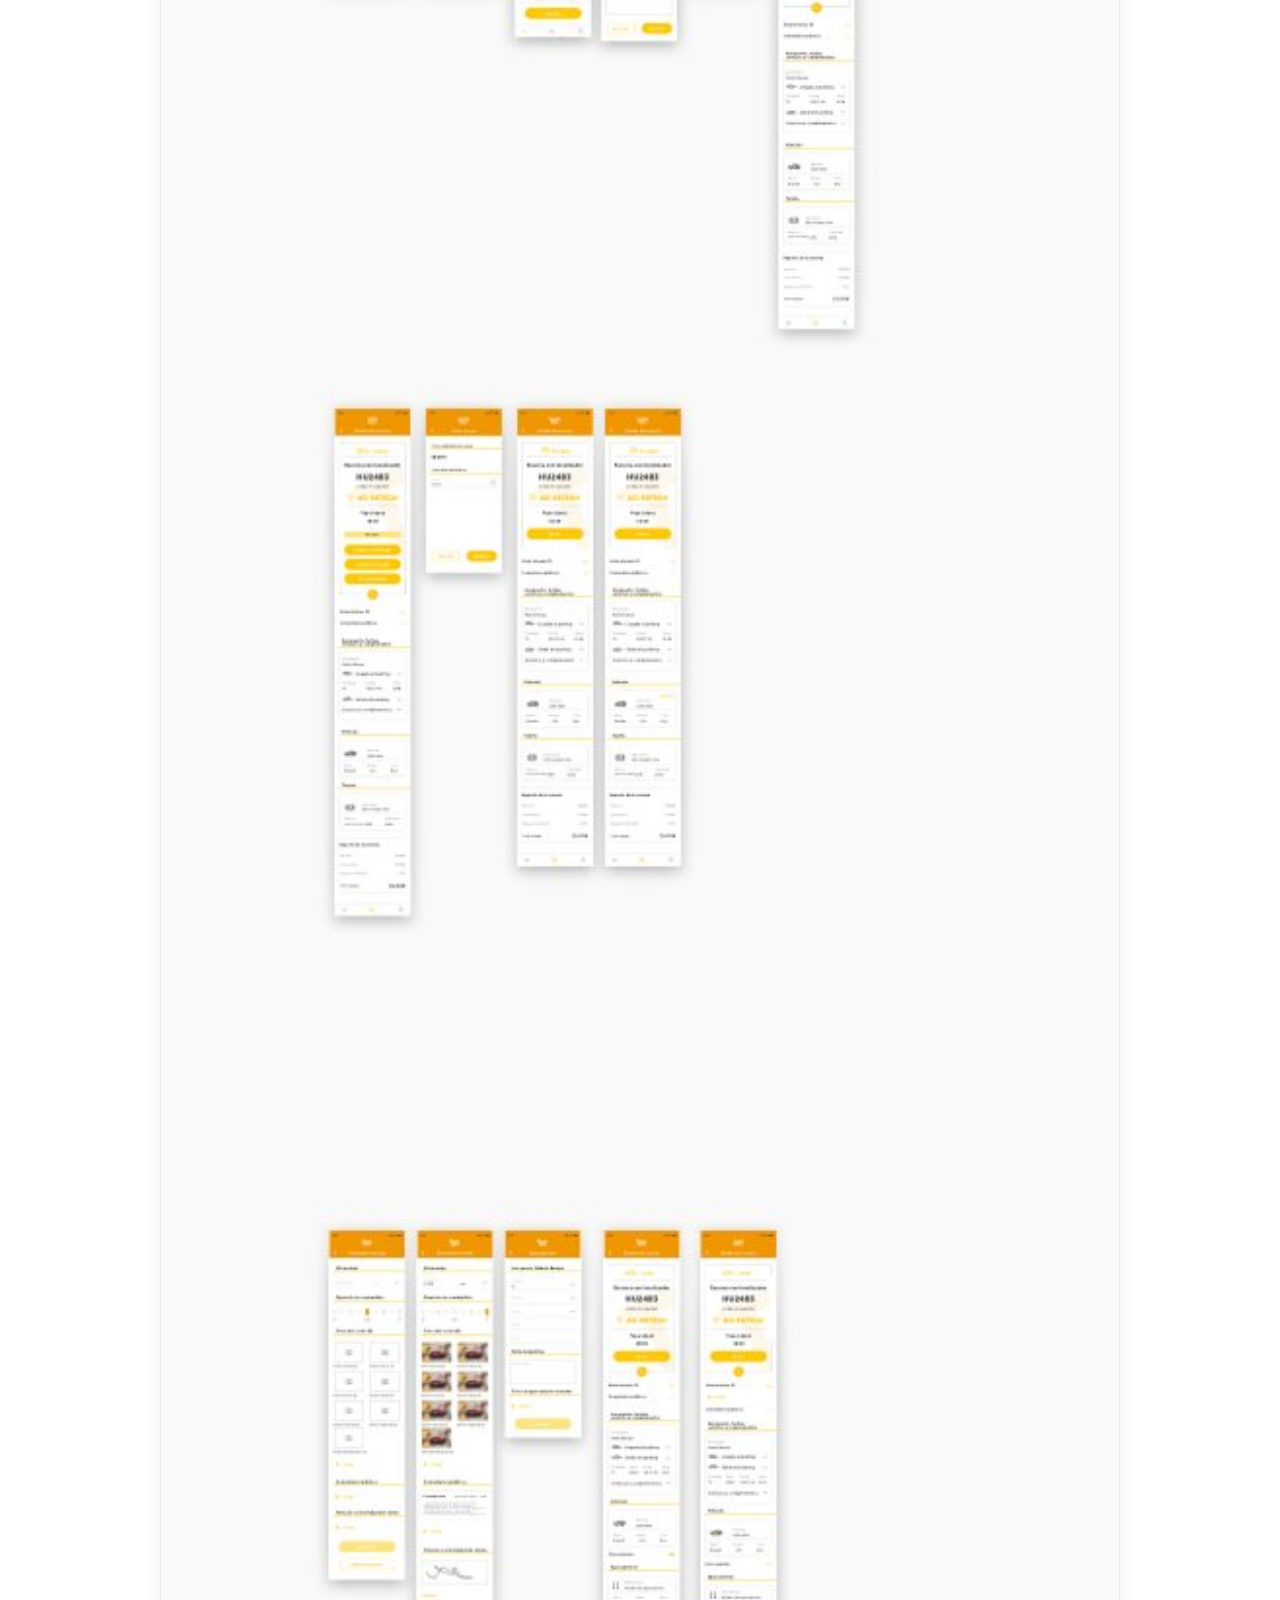
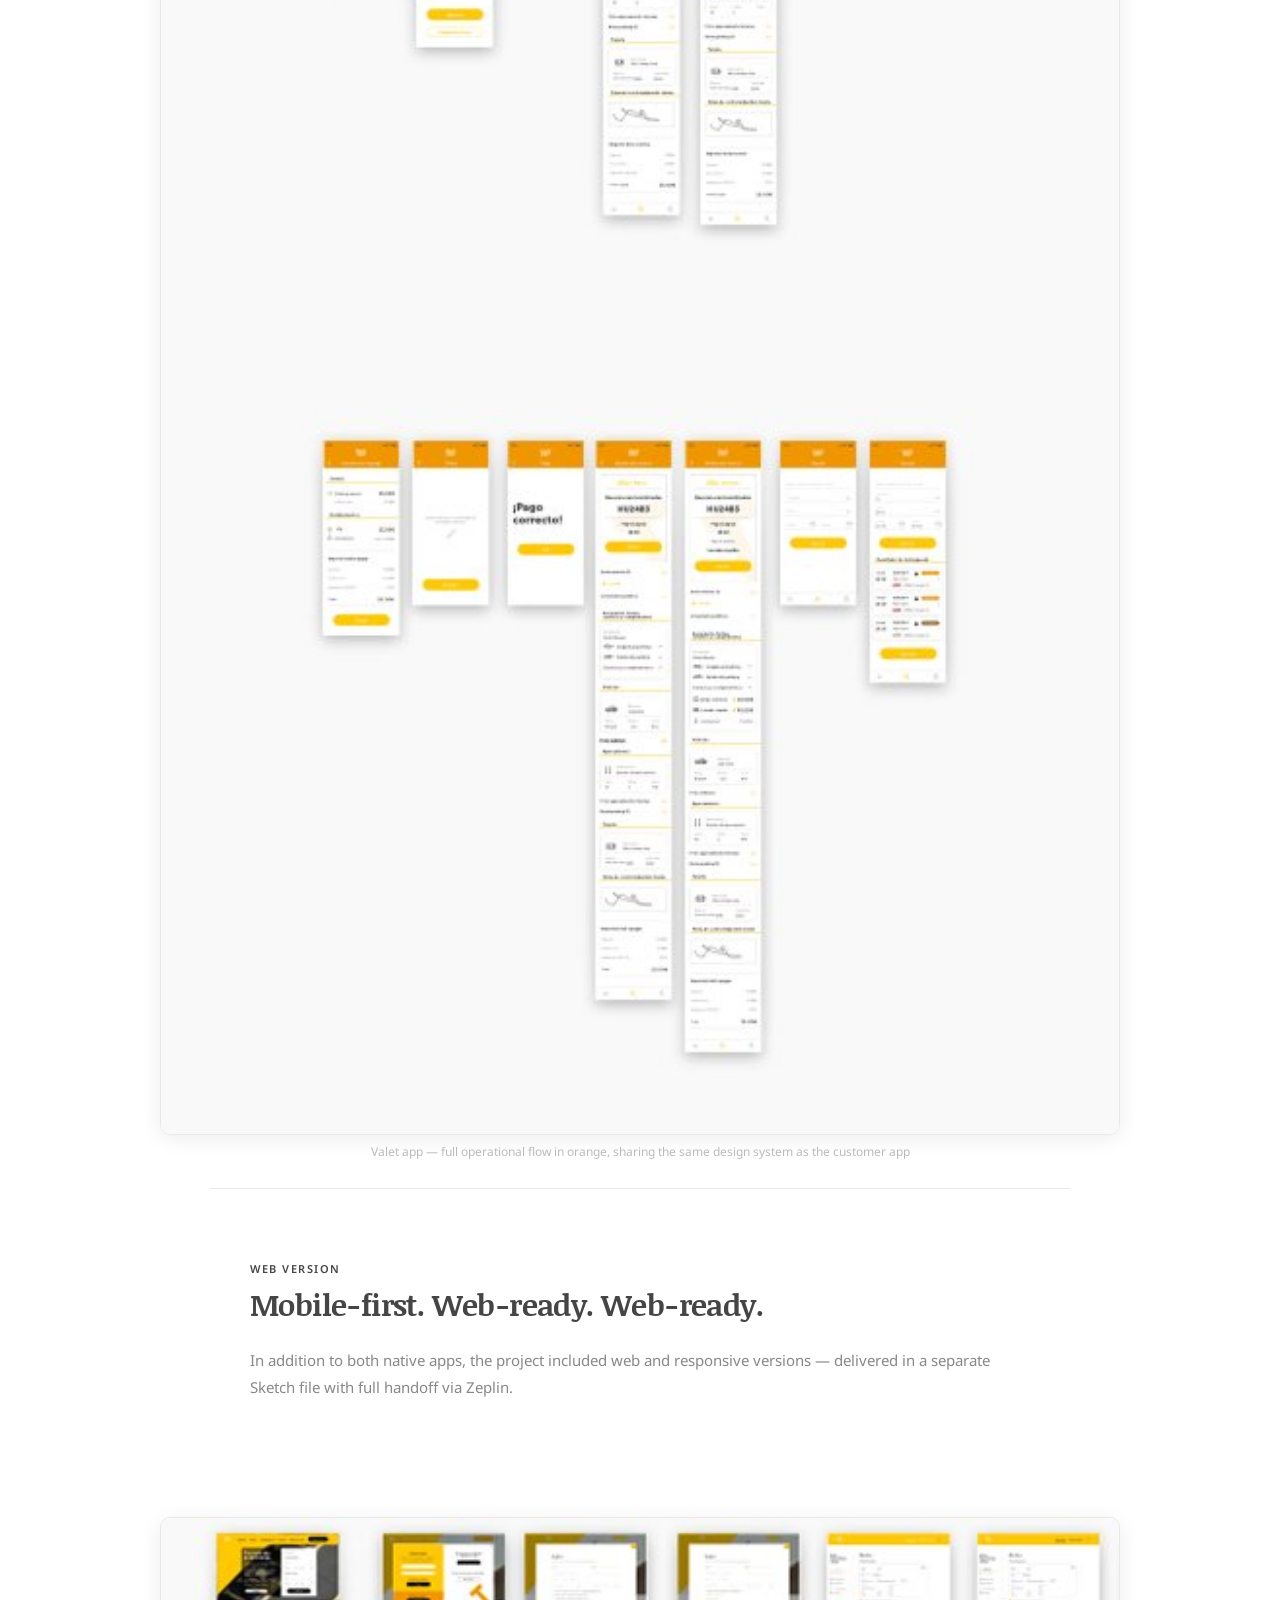
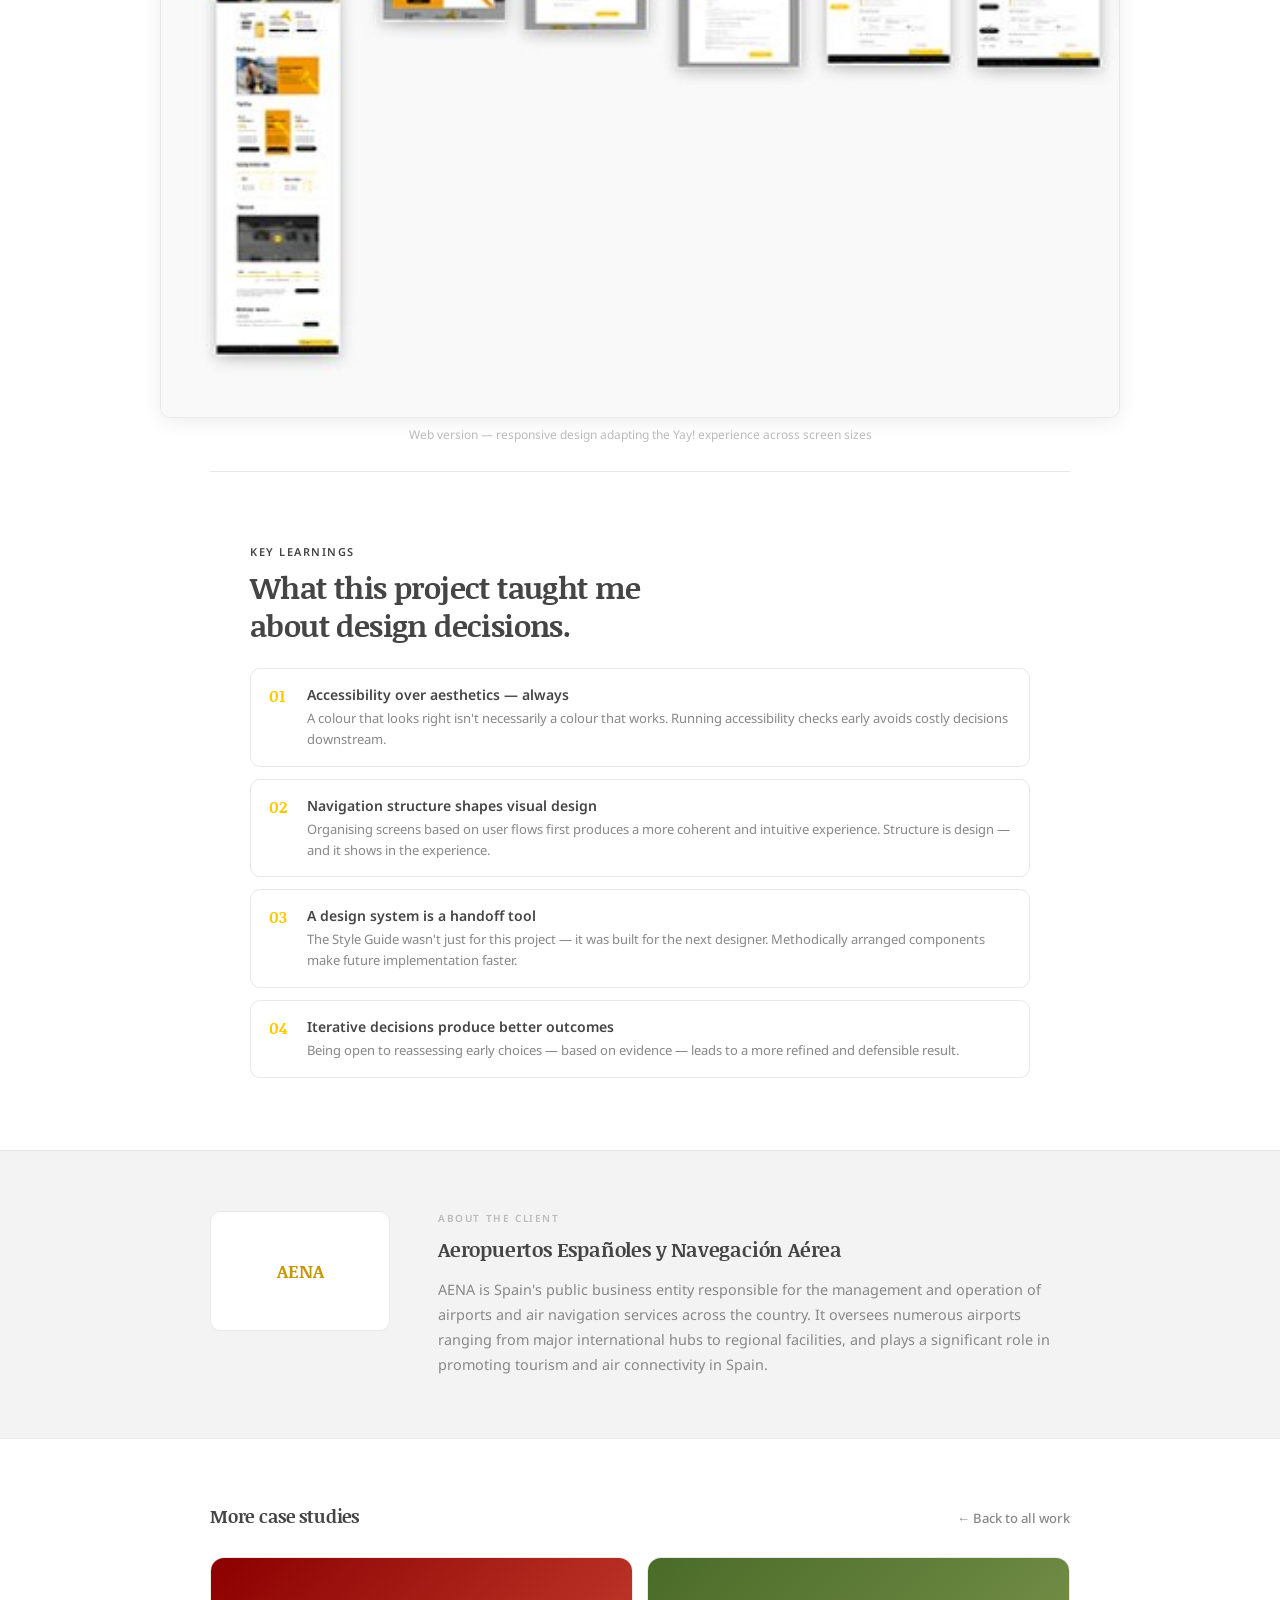
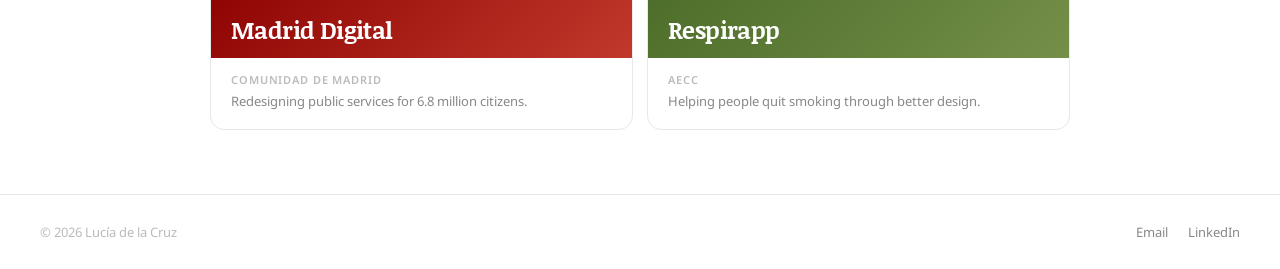
<file: yay.html>
<!DOCTYPE html>
<html lang="en">
<head>
  <meta charset="UTF-8" />
  <meta name="viewport" content="width=device-width, initial-scale=1.0" />
  <title>Yay! — Lucía de la Cruz</title>
  <link href="https://fonts.googleapis.com/css2?family=Noticia+Text:ital,wght@0,400;0,700;1,400&family=Noto+Sans:wght@300;400;500;600&display=swap" rel="stylesheet" />
  <style>
    *,*::before,*::after{box-sizing:border-box;margin:0;padding:0}
    :root{--text:#454545;--text-light:#888;--text-lighter:#bbb;--bg:#fff;--bg-alt:#F3F3F3;--border:#e8e8e8;--brand:#c49800;--brand-yellow:#FFCA01;--font-display:'Noticia Text',serif;--font-body:'Noto Sans',sans-serif}
    html,body{font-family:var(--font-body);color:var(--text);background:var(--bg);overflow-x:hidden}
    nav{position:fixed;top:0;left:0;right:0;z-index:100;display:flex;align-items:center;justify-content:space-between;padding:20px 40px;background:rgba(255,255,255,0.92);backdrop-filter:blur(8px);border-bottom:1px solid var(--border)}
    .nav-back{display:flex;align-items:center;gap:8px;font-size:0.8125rem;font-weight:500;color:var(--text-light);text-decoration:none}
    .nav-back:hover{color:var(--text)}
    .nav-name{font-family:var(--font-display);font-size:1rem;font-weight:700;color:var(--text);text-decoration:none}
    .hero-banner{width:100%;margin-top:61px;position:relative;overflow:hidden;min-height:480px;display:flex;flex-direction:column}
    .hero-bg{position:absolute;inset:0;width:100%;height:100%;object-fit:cover;object-position:center top;opacity:0.4}
    .hero-overlay{position:absolute;inset:0;background:linear-gradient(to right,rgba(150,110,0,0.96) 0%,rgba(150,110,0,0.82) 45%,rgba(150,110,0,0.65) 100%)}
    .hero-inner{position:relative;z-index:2;max-width:860px;margin:0 auto;padding:72px 40px 32px}
    .eyebrow{font-size:0.7rem;font-weight:600;letter-spacing:0.14em;text-transform:uppercase;color:rgba(255,255,255,0.5);margin-bottom:12px}
    .hero-inner h1{font-family:var(--font-display);font-size:clamp(2rem,5vw,3.2rem);font-weight:700;color:#fff;letter-spacing:-0.025em;line-height:1.15;margin-bottom:16px}
    .hero-inner .hero-desc{font-size:1rem;color:rgba(255,255,255,0.65);line-height:1.7;max-width:520px;font-weight:300;margin-bottom:0}
    .hero-screens{position:relative;z-index:2;max-width:1000px;margin:0 auto;padding:28px 40px 0;display:grid;grid-template-columns:1fr 1.4fr;gap:12px;align-items:end}
    .hscreen{border-radius:8px 8px 0 0;overflow:hidden;border:1px solid rgba(255,255,255,0.15);border-bottom:none}
    .hscreen-label{font-size:0.5625rem;font-weight:600;letter-spacing:0.1em;text-transform:uppercase;color:rgba(255,255,255,0.4);padding:6px 10px;background:rgba(0,0,0,0.2)}
    .hscreen img{width:100%;display:block;object-fit:cover;object-position:top;max-height:240px}
    .case-meta-wrap{max-width:860px;margin:0 auto;padding:40px 40px 0}
    .case-meta{display:flex;flex-wrap:wrap;gap:32px;padding:32px 0;border-top:1px solid var(--border)}
    .meta-label{font-size:0.6875rem;font-weight:600;letter-spacing:0.12em;text-transform:uppercase;color:var(--text-lighter);margin-bottom:5px}
    .meta-value{font-size:0.9375rem;font-weight:500;color:var(--text)}
    .impact-banner{background:#1a1a1a;padding:56px 40px}
    .impact-inner{max-width:860px;margin:0 auto;display:grid;grid-template-columns:repeat(3,1fr);gap:40px}
    .impact-number{font-family:var(--font-display);font-size:clamp(2.2rem,4vw,3rem);font-weight:700;color:var(--brand-yellow);letter-spacing:-0.03em;line-height:1;margin-bottom:8px}
    .impact-number span{color:rgba(255,202,1,0.45)}
    .impact-label{font-size:0.8125rem;color:rgba(255,255,255,0.4);line-height:1.5}
    .case-section{padding:72px 40px;max-width:860px;margin:0 auto}
    .section-label{font-size:0.6875rem;font-weight:600;letter-spacing:0.14em;text-transform:uppercase;color:var(--text);margin-bottom:10px}
    .section-heading{font-family:var(--font-display);font-size:clamp(1.4rem,2.5vw,1.875rem);font-weight:700;color:var(--text);letter-spacing:-0.02em;line-height:1.25;margin-bottom:24px}
    .body-text{font-size:0.9375rem;color:var(--text-light);line-height:1.8;margin-bottom:16px}
    .divider{height:1px;background:var(--border);max-width:860px;margin:0 auto}
    .highlight-quote{border-left:3px solid var(--brand-yellow);padding:18px 22px;margin:28px 0;background:rgba(255,202,1,0.06);border-radius:0 8px 8px 0}
    .highlight-quote p{font-family:var(--font-display);font-size:1.0625rem;font-style:italic;color:var(--text);line-height:1.65}
    .img-full{max-width:860px;margin:28px auto;padding:0 40px}
    .img-full img{width:100%;display:block;border-radius:10px;border:1px solid var(--border);box-shadow:0 4px 20px rgba(0,0,0,0.07)}
    .img-full figcaption{font-size:0.75rem;color:var(--text-lighter);margin-top:8px;text-align:center}
    .img-wide{max-width:1040px;margin:28px auto;padding:0 40px}
    .img-wide img{width:100%;display:block;border-radius:10px;border:1px solid var(--border);box-shadow:0 4px 20px rgba(0,0,0,0.07)}
    .img-wide figcaption{font-size:0.75rem;color:var(--text-lighter);margin-top:8px;text-align:center}
    .img-2up{max-width:1040px;margin:28px auto;padding:0 40px;display:grid;grid-template-columns:1fr 1fr;gap:12px}
    .img-2up img{width:100%;display:block;border-radius:10px;border:1px solid var(--border);box-shadow:0 4px 16px rgba(0,0,0,0.06)}
    .img-2up figcaption{font-size:0.6875rem;color:var(--text-lighter);margin-top:6px;text-align:center}
    .color-decision{display:grid;grid-template-columns:1fr 1fr;gap:14px;margin-top:28px}
    .color-card{padding:20px;border-radius:12px;border:1px solid var(--border)}
    .color-card.before{background:var(--bg-alt)}
    .color-card.after{background:#1a1a1a}
    .color-label{font-size:0.625rem;font-weight:700;letter-spacing:0.12em;text-transform:uppercase;margin-bottom:10px}
    .color-card.before .color-label{color:var(--text-lighter)}
    .color-card.after .color-label{color:rgba(255,255,255,0.35)}
    .color-swatch{width:100%;height:36px;border-radius:6px;margin-bottom:10px}
    .swatch-yellow{background:#FFCA01}
    .swatch-black{background:#1a1a1a;border:1px solid rgba(255,255,255,0.1)}
    .color-title{font-family:var(--font-display);font-size:1rem;font-weight:700;margin-bottom:5px}
    .color-card.before .color-title{color:var(--text)}
    .color-card.after .color-title{color:#fff}
    .color-desc{font-size:0.8125rem;line-height:1.6}
    .color-card.before .color-desc{color:var(--text-light)}
    .color-card.after .color-desc{color:rgba(255,255,255,0.45)}
    .color-badge{display:inline-block;font-size:0.5625rem;font-weight:700;letter-spacing:0.1em;text-transform:uppercase;padding:3px 8px;border-radius:100px;margin-top:8px}
    .badge-fail{background:rgba(225,14,73,0.1);color:#E10E49;border:1px solid rgba(225,14,73,0.2)}
    .badge-pass{background:rgba(81,255,161,0.1);color:#1a7a4a;border:1px solid rgba(81,255,161,0.25)}
    .learnings-list{display:flex;flex-direction:column;gap:12px;margin-top:24px}
    .learning-item{display:flex;align-items:flex-start;gap:14px;padding:16px 18px;border:1px solid var(--border);border-radius:10px}
    .learning-num{font-family:var(--font-display);font-size:1rem;font-weight:700;color:var(--brand-yellow);flex-shrink:0;min-width:24px;line-height:1.4}
    .learning-title{font-size:0.875rem;font-weight:600;color:var(--text);margin-bottom:4px}
    .learning-desc{font-size:0.8125rem;color:var(--text-light);line-height:1.6}
    .about-client{padding:60px 40px;background:var(--bg-alt);border-top:1px solid var(--border)}
    .about-client-inner{max-width:860px;margin:0 auto;display:grid;grid-template-columns:180px 1fr;gap:48px;align-items:start}
    .client-logo-box{width:100%;aspect-ratio:3/2;background:#fff;border:1px solid var(--border);border-radius:10px;display:flex;align-items:center;justify-content:center;font-family:var(--font-display);font-size:1.1rem;font-weight:700;color:var(--brand)}
    .about-client-label{font-size:0.625rem;font-weight:600;letter-spacing:0.16em;text-transform:uppercase;color:var(--text-lighter);margin-bottom:10px;display:block}
    .about-client-name{font-family:var(--font-display);font-size:1.25rem;font-weight:700;color:var(--text);letter-spacing:-0.01em;margin-bottom:14px}
    .about-client-text{font-size:0.9rem;color:var(--text-light);line-height:1.75}
    .more-cases{padding:64px 40px;background:var(--bg);border-top:1px solid var(--border)}
    .more-cases-inner{max-width:860px;margin:0 auto}
    .more-cases-header{display:flex;align-items:baseline;justify-content:space-between;margin-bottom:28px}
    .more-cases-title{font-family:var(--font-display);font-size:1.1rem;font-weight:700;color:var(--text);letter-spacing:-0.01em}
    .more-cases-back{font-size:0.8125rem;font-weight:500;color:var(--text-light);text-decoration:none}
    .more-cases-back:hover{color:var(--text)}
    .more-cases-grid{display:grid;grid-template-columns:1fr 1fr;gap:14px}
    .more-card{display:block;text-decoration:none;border:1px solid var(--border);border-radius:14px;overflow:hidden;background:var(--bg);transition:transform 0.2s,box-shadow 0.2s}
    .more-card:hover{transform:translateY(-3px);box-shadow:0 12px 40px rgba(0,0,0,0.08)}
    .more-card-thumb{height:100px;display:flex;align-items:flex-end;padding:16px 20px}
    .more-card-name{font-family:var(--font-display);font-size:1.5rem;font-weight:700;color:#fff;letter-spacing:-0.025em;line-height:1}
    .more-card-body{padding:14px 20px 18px}
    .more-card-client{font-size:0.6875rem;font-weight:600;letter-spacing:0.08em;text-transform:uppercase;color:var(--text-lighter);margin-bottom:4px}
    .more-card-desc{font-size:0.8125rem;color:var(--text-light);line-height:1.55}
    .thumb-madrid{background:linear-gradient(135deg,#8B0000,#c0392b)}
    .thumb-resp{background:linear-gradient(135deg,#4a6b28,#748F48)}
    footer{padding:28px 40px;border-top:1px solid var(--border);display:flex;align-items:center;justify-content:space-between}
    footer p{font-size:0.8125rem;color:var(--text-lighter)}
    .footer-links{display:flex;gap:20px}
    .footer-links a{font-size:0.8125rem;color:var(--text-light);text-decoration:none}
    .footer-links a:hover{color:var(--text)}
    @media(max-width:768px){
      nav{padding:16px 20px}
      .hero-inner,.case-meta-wrap,.case-section,.about-client,.more-cases{padding-left:20px;padding-right:20px}
      .hero-screens{grid-template-columns:1fr;padding:20px 20px 0}
      .img-full,.img-wide,.img-2up{padding-left:20px;padding-right:20px}
      .img-2up,.color-decision,.more-cases-grid{grid-template-columns:1fr}
      .impact-inner{grid-template-columns:1fr 1fr}
      .about-client-inner{grid-template-columns:1fr;gap:24px}
      footer{flex-direction:column;gap:16px;text-align:center}
    }
    @media(max-width:480px){.impact-inner{grid-template-columns:1fr}}
  </style>
</head>
<body>
<nav>
  <a href="index.html" class="nav-back"><svg width="16" height="16" viewBox="0 0 24 24" fill="none" stroke="currentColor" stroke-width="2" stroke-linecap="round"><polyline points="15 18 9 12 15 6"/></svg>Back</a>
  <a href="index.html" class="nav-name">Lucía de la Cruz</a>
</nav>

<div class="hero-banner">
  <img class="hero-bg" src="assets/yay/01-hero-photo.png" alt="" aria-hidden="true" />
  <div class="hero-overlay"></div>
  <div class="hero-inner">
    <p class="eyebrow">AENA — Aeropuertos Españoles y Navegación Aérea</p>
    <h1>A parking app designed<br/>for two different users at once</h1>
    <p class="hero-desc">UI design of a dual-app system for AENA's airport parking service — one for customers, one for valets — unified by a shared design system and atomic design methodology.</p>
  </div>
  <div class="hero-screens">
    <div class="hscreen">
      <p class="hscreen-label">App splash — customer</p>
      <img src="assets/yay/02-mockup.png" alt="Yay! splash screen — Tú vuela que Ya Aparco Yo" />
    </div>
    <div class="hscreen">
      <p class="hscreen-label">Brand guidelines</p>
      <img src="assets/yay/03-brand-guidelines.png" alt="Yay! brand guidelines" />
    </div>
  </div>
</div>

<div class="case-meta-wrap">
  <div class="case-meta">
    <div><p class="meta-label">Role</p><p class="meta-value">UI Designer</p></div>
    <div><p class="meta-label">Client</p><p class="meta-value">AENA — Aeropuertos Españoles y Navegación Aérea</p></div>
    <div><p class="meta-label">Type</p><p class="meta-value">Dual mobile app · UI design system</p></div>
    <div><p class="meta-label">Tools</p><p class="meta-value">Sketch · InVision · Zeplin</p></div>
  </div>
</div>

<div class="impact-banner">
  <div class="impact-inner">
    <div><div class="impact-number">2</div><div class="impact-label">Separate apps — Customer and Valet — sharing one unified design system</div></div>
    <div><div class="impact-number">Atomic</div><div class="impact-label">Design approach — from smallest elements up to full screens</div></div>
    <div><div class="impact-number">WCAG</div><div class="impact-label">Accessibility decision overturned the initial colour proposal before launch</div></div>
  </div>
</div>

<!-- ═══════════════ APP STORE SECTION ═══════════════ -->
<section style="background:#0a0a0a;padding:72px 40px;position:relative;overflow:hidden;">
  <div style="position:absolute;inset:0;background:radial-gradient(ellipse 65% 80% at 85% 50%,rgba(255,202,1,0.12) 0%,transparent 60%),radial-gradient(ellipse 40% 50% at 5% 30%,rgba(255,202,1,0.06) 0%,transparent 55%);pointer-events:none;"></div>
  <div style="max-width:860px;margin:0 auto;position:relative;z-index:1;display:grid;grid-template-columns:1fr 1fr;gap:60px;align-items:center;">
    <div>
      <div style="display:inline-flex;align-items:center;gap:8px;background:rgba(255,202,1,0.12);border:1px solid rgba(255,202,1,0.25);border-radius:100px;padding:5px 14px;margin-bottom:20px;">
        <span style="width:6px;height:6px;border-radius:50%;background:#FFCA01;display:inline-block;"></span>
        <span style="font-size:0.6875rem;font-weight:600;letter-spacing:0.1em;text-transform:uppercase;color:#FFCA01;">Live at AENA airports</span>
      </div>
      <h2 style="font-family:'Noticia Text',serif;font-size:clamp(1.6rem,3vw,2.4rem);font-weight:700;color:#fff;letter-spacing:-0.025em;line-height:1.15;margin-bottom:16px;">Yay! is live.<br/>Real airports.<br/>Real users.</h2>
      <p style="font-size:0.9375rem;color:rgba(255,255,255,0.5);line-height:1.75;margin-bottom:32px;">The app we designed for AENA is available on iOS and Android across all AENA-managed airports in Spain. The full dual-app system — customer and valet — is live and processing real parking transactions every day.</p>
      <div style="display:flex;flex-direction:column;gap:12px;">
        <a href="https://apps.apple.com/es/app/yay/id1541252613" target="_blank" rel="noopener" style="display:inline-flex;align-items:center;gap:16px;padding:16px 22px;background:#fff;border-radius:14px;text-decoration:none;max-width:260px;transition:all 0.2s;" onmouseover="this.style.transform='translateY(-2px)'" onmouseout="this.style.transform='translateY(0)'">
          <svg width="24" height="28" viewBox="0 0 20 24" fill="#000"><path d="M16.52 12.74c-.03-3.04 2.48-4.5 2.59-4.57-1.41-2.07-3.61-2.35-4.39-2.38-1.87-.19-3.65 1.1-4.6 1.1-.95 0-2.42-1.08-3.98-1.05-2.05.03-3.94 1.19-4.99 3.01-2.13 3.7-.55 9.19 1.53 12.2 1.02 1.47 2.22 3.12 3.81 3.06 1.53-.06 2.11-.99 3.96-.99 1.85 0 2.37.99 4 .96 1.65-.03 2.69-1.5 3.69-2.98.66-.99 1.17-2.07 1.47-3.22-3.36-1.28-3.09-5.14-3.09-5.14zm-2.9-10.02c.83-1.02 1.4-2.43 1.24-3.85-1.2.05-2.68.81-3.54 1.81-.77.9-1.45 2.34-1.27 3.72 1.34.1 2.72-.68 3.57-1.68z"/></svg>
          <div><p style="font-size:0.5625rem;font-weight:500;color:#888;margin-bottom:1px;letter-spacing:0.04em;">Download on the</p><p style="font-size:1.0625rem;font-weight:700;color:#000;letter-spacing:-0.01em;line-height:1;">App Store</p></div>
        </a>
        <a href="https://play.google.com/store/apps/details?id=com.aena.yay" target="_blank" rel="noopener" style="display:inline-flex;align-items:center;gap:16px;padding:16px 22px;background:#fff;border-radius:14px;text-decoration:none;max-width:260px;transition:all 0.2s;" onmouseover="this.style.transform='translateY(-2px)'" onmouseout="this.style.transform='translateY(0)'">
          <svg width="24" height="28" viewBox="0 0 21 24" fill="none"><path d="M1.22.84C.79 1.3.54 2.01.54 2.93v18.14c0 .92.25 1.63.68 2.09l.11.1 10.16-10.16v-.24L1.33.73l-.11.11z" fill="#4285F4"/><path d="M15.87 16.44l-3.38-3.38v-.24l3.38-3.38.08.04 4.01 2.28c1.14.65 1.14 1.71 0 2.36l-4.01 2.28-.08.04z" fill="#FBBC04"/><path d="M15.95 16.4L12.49 12.94 1.22 24.21c.38.4.99.45 1.68.05l13.05-7.86" fill="#EA4335"/><path d="M15.95 9.48L2.9 1.62C2.21 1.22 1.6 1.27 1.22 1.67l11.27 11.27 3.46-3.46z" fill="#34A853"/></svg>
          <div><p style="font-size:0.5625rem;font-weight:500;color:#888;margin-bottom:1px;letter-spacing:0.04em;">Get it on</p><p style="font-size:1.0625rem;font-weight:700;color:#000;letter-spacing:-0.01em;line-height:1;">Google Play</p></div>
        </a>
      </div>
      <div style="margin-top:28px;display:flex;gap:10px;flex-wrap:wrap;">
        <div style="padding:7px 14px;background:rgba(255,255,255,0.06);border:1px solid rgba(255,255,255,0.1);border-radius:100px;font-size:0.75rem;color:rgba(255,255,255,0.5);">🛫 All AENA airports</div>
        <div style="padding:7px 14px;background:rgba(255,255,255,0.06);border:1px solid rgba(255,255,255,0.1);border-radius:100px;font-size:0.75rem;color:rgba(255,255,255,0.5);">📱 iOS + Android</div>
        <div style="padding:7px 14px;background:rgba(255,255,255,0.06);border:1px solid rgba(255,255,255,0.1);border-radius:100px;font-size:0.75rem;color:rgba(255,255,255,0.5);">🌐 Web version</div>
      </div>
    </div>
    <!-- Two phones -->
    <div style="display:flex;justify-content:center;align-items:flex-end;gap:12px;">
      <svg viewBox="0 0 180 360" xmlns="http://www.w3.org/2000/svg" style="width:46%;filter:drop-shadow(0 20px 40px rgba(0,0,0,0.6));">
        <rect x="2" y="2" width="176" height="356" rx="26" fill="#1a1a1a" stroke="#333" stroke-width="2"/>
        <rect x="7" y="7" width="166" height="346" rx="22" fill="#FFCA01"/>
        <rect x="64" y="10" width="48" height="16" rx="8" fill="#1a1a1a"/>
        <rect x="7" y="7" width="166" height="56" rx="22" fill="#1a1a1a"/>
        <text x="90" y="38" text-anchor="middle" font-size="14" font-weight="800" fill="#FFCA01" font-family="serif">yay!</text>
        <rect x="18" y="74" width="144" height="80" rx="10" fill="rgba(0,0,0,0.08)"/>
        <text x="90" y="104" text-anchor="middle" font-size="9" font-weight="600" fill="#1a1a1a" font-family="sans-serif">Tu reserva · Terminal T4</text>
        <text x="90" y="122" text-anchor="middle" font-size="17" font-weight="700" fill="#1a1a1a" font-family="serif">Madrid Barajas</text>
        <text x="90" y="138" text-anchor="middle" font-size="7" fill="rgba(0,0,0,0.5)" font-family="sans-serif">3 días · 08:30 → 12:45</text>
        <rect x="18" y="168" width="144" height="36" rx="10" fill="#1a1a1a"/>
        <text x="90" y="190" text-anchor="middle" font-size="10" font-weight="700" fill="#FFCA01" font-family="sans-serif">Abrir parking</text>
        <rect x="18" y="216" width="68" height="52" rx="8" fill="rgba(0,0,0,0.08)"/>
        <rect x="94" y="216" width="68" height="52" rx="8" fill="rgba(0,0,0,0.08)"/>
        <text x="52" y="237" text-anchor="middle" font-size="7" fill="rgba(0,0,0,0.45)" font-family="sans-serif">Entrada</text>
        <text x="52" y="252" text-anchor="middle" font-size="11" font-weight="700" fill="#1a1a1a" font-family="sans-serif">08:30</text>
        <text x="128" y="237" text-anchor="middle" font-size="7" fill="rgba(0,0,0,0.45)" font-family="sans-serif">Salida</text>
        <text x="128" y="252" text-anchor="middle" font-size="11" font-weight="700" fill="#1a1a1a" font-family="sans-serif">12:45</text>
        <rect x="7" y="315" width="166" height="38" rx="0" fill="rgba(0,0,0,0.1)"/>
      </svg>
      <svg viewBox="0 0 180 360" xmlns="http://www.w3.org/2000/svg" style="width:46%;filter:drop-shadow(0 20px 40px rgba(0,0,0,0.6));margin-bottom:24px;">
        <rect x="2" y="2" width="176" height="356" rx="26" fill="#1a1a1a" stroke="#333" stroke-width="2"/>
        <rect x="7" y="7" width="166" height="346" rx="22" fill="#fff"/>
        <rect x="64" y="10" width="48" height="16" rx="8" fill="#1a1a1a"/>
        <rect x="7" y="7" width="166" height="56" rx="22" fill="#e07020"/>
        <text x="90" y="38" text-anchor="middle" font-size="12" font-weight="800" fill="#fff" font-family="serif">Valet</text>
        <rect x="18" y="74" width="144" height="44" rx="8" fill="#fff8f0" stroke="#fde0b0" stroke-width="1"/>
        <rect x="26" y="84" width="8" height="24" rx="2" fill="#e07020"/>
        <text x="44" y="96" font-size="8" font-weight="600" fill="#1a1a1a" font-family="sans-serif">Recoger vehículo · B2-34</text>
        <text x="44" y="108" font-size="7" fill="#888" font-family="sans-serif">Alta prioridad</text>
        <rect x="18" y="124" width="144" height="40" rx="8" fill="#f8f8f8" stroke="#e8e8e8" stroke-width="1"/>
        <rect x="26" y="134" width="8" height="20" rx="2" fill="#ddd"/>
        <text x="44" y="148" font-size="8" fill="#888" font-family="sans-serif">Entregar · T1 Puerta 3</text>
        <rect x="18" y="170" width="144" height="40" rx="8" fill="#f8f8f8" stroke="#e8e8e8" stroke-width="1"/>
        <rect x="26" y="180" width="8" height="20" rx="2" fill="#ddd"/>
        <text x="44" y="194" font-size="8" fill="#888" font-family="sans-serif">Estacionar · Planta C</text>
        <rect x="18" y="222" width="66" height="40" rx="8" fill="#fff8f0" stroke="#fde0b0" stroke-width="1"/>
        <rect x="96" y="222" width="66" height="40" rx="8" fill="#fff8f0" stroke="#fde0b0" stroke-width="1"/>
        <text x="51" y="239" text-anchor="middle" font-size="14" font-weight="700" fill="#e07020" font-family="serif">7</text>
        <text x="51" y="252" text-anchor="middle" font-size="6" fill="#888" font-family="sans-serif">pendientes</text>
        <text x="129" y="239" text-anchor="middle" font-size="14" font-weight="700" fill="#e07020" font-family="serif">12</text>
        <text x="129" y="252" text-anchor="middle" font-size="6" fill="#888" font-family="sans-serif">completadas</text>
        <rect x="7" y="315" width="166" height="38" rx="0" fill="#f8f8f8" stroke="#e8e8e8" stroke-width="1"/>
      </svg>
    </div>
  </div>
</section>

<div class="case-section">
  <p class="section-label">Background</p>
  <h2 class="section-heading">One service.<br/>Two very different users.</h2>
  <p class="body-text">Yay! is AENA's airport parking app — designed to make the experience of parking at a Spanish airport effortless. The service operates with two distinct user groups: customers who book and manage their parking, and valets who handle the physical logistics.</p>
  <div class="highlight-quote">
    <p>"Both user groups have their dedicated applications. Each is identified by its colour, while the product maintains consistency through shared elements and a unified structure."</p>
  </div>
</div>

<!-- Brand guidelines -->
<figure class="img-wide">
  <img src="assets/yay/03-brand-guidelines.png" alt="Yay! brand guidelines — logo, colours, typography, buttons" />
  <figcaption>Brand guidelines — dual style guides (App Usuario + App Valet), logotype applications, typography and button system</figcaption>
</figure>

<div class="divider"></div>

<div class="case-section">
  <p class="section-label">Key design decision</p>
  <h2 class="section-heading">When yellow fails the<br/>accessibility test.</h2>
  <p class="body-text">The project initially began with another agency proposing yellow as the primary colour. An accessibility audit showed it failed WCAG contrast standards for interactive elements. The decision was made to switch the primary colour to black — with yellow and orange retained as user identity and accent colours.</p>
  <div class="color-decision">
    <div class="color-card before">
      <p class="color-label">Initial proposal</p>
      <div class="color-swatch swatch-yellow"></div>
      <p class="color-title">Yellow as primary</p>
      <p class="color-desc">Proposed by a previous agency. Used for all buttons, icons, and primary actions.</p>
      <span class="color-badge badge-fail">✗ Fails WCAG contrast</span>
    </div>
    <div class="color-card after">
      <p class="color-label">Final decision</p>
      <div class="color-swatch swatch-black"></div>
      <p class="color-title">Black as primary</p>
      <p class="color-desc">Black for all interactive elements. Yellow and orange retained as user identity colours.</p>
      <span class="color-badge badge-pass">✓ Meets WCAG standards</span>
    </div>
  </div>
</div>

<div class="divider"></div>

<div class="case-section">
  <p class="section-label">Customer app — full flow</p>
  <h2 class="section-heading">Yellow for customers.<br/>Every screen, every state.</h2>
  <p class="body-text">The customer app covers the full parking journey — from onboarding and booking through payment, reservation management, and loyalty features. The atomic design approach ensured every screen was built from reusable components, keeping the UI consistent across 40+ screens.</p>
</div>

<figure class="img-wide">
  <img src="assets/yay/04-screens.png" alt="Yay! customer app — complete screen flow" />
  <figcaption>Customer app — complete flow across all states: onboarding, booking, payment, and account management</figcaption>
</figure>

<div class="divider"></div>

<div class="case-section">
  <p class="section-label">Valet app — full flow</p>
  <h2 class="section-heading">Orange for valets.<br/>Built for fast, on-the-move use.</h2>
  <p class="body-text">The valet app uses orange as its identity colour and is designed for operational speed — agents need to access information and take actions quickly. The same underlying design system ensures consistency with the customer app while adapting the UX for a completely different context of use.</p>
</div>

<figure class="img-wide">
  <img src="assets/yay/05-screens2.png" alt="Yay! valet app — complete screen flow" />
  <figcaption>Valet app — full operational flow in orange, sharing the same design system as the customer app</figcaption>
</figure>

<div class="divider"></div>

<div class="case-section">
  <p class="section-label">Web version</p>
  <h2 class="section-heading">Mobile-first.
Web-ready. Web-ready.</h2>
  <p class="body-text">In addition to both native apps, the project included web and responsive versions — delivered in a separate Sketch file with full handoff via Zeplin.</p>
</div>

<figure class="img-wide">
  <img src="assets/yay/06-web-screens.png" alt="Yay! web screens — responsive version" />
  <figcaption>Web version — responsive design adapting the Yay! experience across screen sizes</figcaption>
</figure>

<div class="divider"></div>

<div class="case-section">
  <p class="section-label">Key learnings</p>
  <h2 class="section-heading">What this project taught me<br/>about design decisions.</h2>
  <div class="learnings-list">
    <div class="learning-item"><p class="learning-num">01</p><div><p class="learning-title">Accessibility over aesthetics — always</p><p class="learning-desc">A colour that looks right isn't necessarily a colour that works. Running accessibility checks early avoids costly decisions downstream.</p></div></div>
    <div class="learning-item"><p class="learning-num">02</p><div><p class="learning-title">Navigation structure shapes visual design</p><p class="learning-desc">Organising screens based on user flows first produces a more coherent and intuitive experience. Structure is design — and it shows in the experience.</p></div></div>
    <div class="learning-item"><p class="learning-num">03</p><div><p class="learning-title">A design system is a handoff tool</p><p class="learning-desc">The Style Guide wasn't just for this project — it was built for the next designer. Methodically arranged components make future implementation faster.</p></div></div>
    <div class="learning-item"><p class="learning-num">04</p><div><p class="learning-title">Iterative decisions produce better outcomes</p><p class="learning-desc">Being open to reassessing early choices — based on evidence — leads to a more refined and defensible result.</p></div></div>
  </div>
</div>

<div class="about-client">
  <div class="about-client-inner">
    <div class="client-logo-box">AENA</div>
    <div>
      <span class="about-client-label">About the client</span>
      <p class="about-client-name">Aeropuertos Españoles y Navegación Aérea</p>
      <p class="about-client-text">AENA is Spain's public business entity responsible for the management and operation of airports and air navigation services across the country. It oversees numerous airports ranging from major international hubs to regional facilities, and plays a significant role in promoting tourism and air connectivity in Spain.</p>
    </div>
  </div>
</div>

<div class="more-cases">
  <div class="more-cases-inner">
    <div class="more-cases-header">
      <p class="more-cases-title">More case studies</p>
      <a href="index.html" class="more-cases-back">← Back to all work</a>
    </div>
    <div class="more-cases-grid">
      <a href="madrid-digital.html" class="more-card">
        <div class="more-card-thumb thumb-madrid"><span class="more-card-name">Madrid Digital</span></div>
        <div class="more-card-body"><p class="more-card-client">Comunidad de Madrid</p><p class="more-card-desc">Redesigning public services for 6.8 million citizens.</p></div>
      </a>
      <a href="respirapp.html" class="more-card">
        <div class="more-card-thumb thumb-resp"><span class="more-card-name">Respirapp</span></div>
        <div class="more-card-body"><p class="more-card-client">AECC</p><p class="more-card-desc">Helping people quit smoking through better design.</p></div>
      </a>
    </div>
  </div>
</div>

<footer>
  <p>© 2026 Lucía de la Cruz</p>
  <div class="footer-links">
    <a href="mailto:luciadcr8@gmail.com">Email</a>
    <a href="https://www.linkedin.com/in/lucia-de-la-cruz-rodriguez/" target="_blank">LinkedIn</a>
  </div>
</footer>
</body>
</html>
</file>
